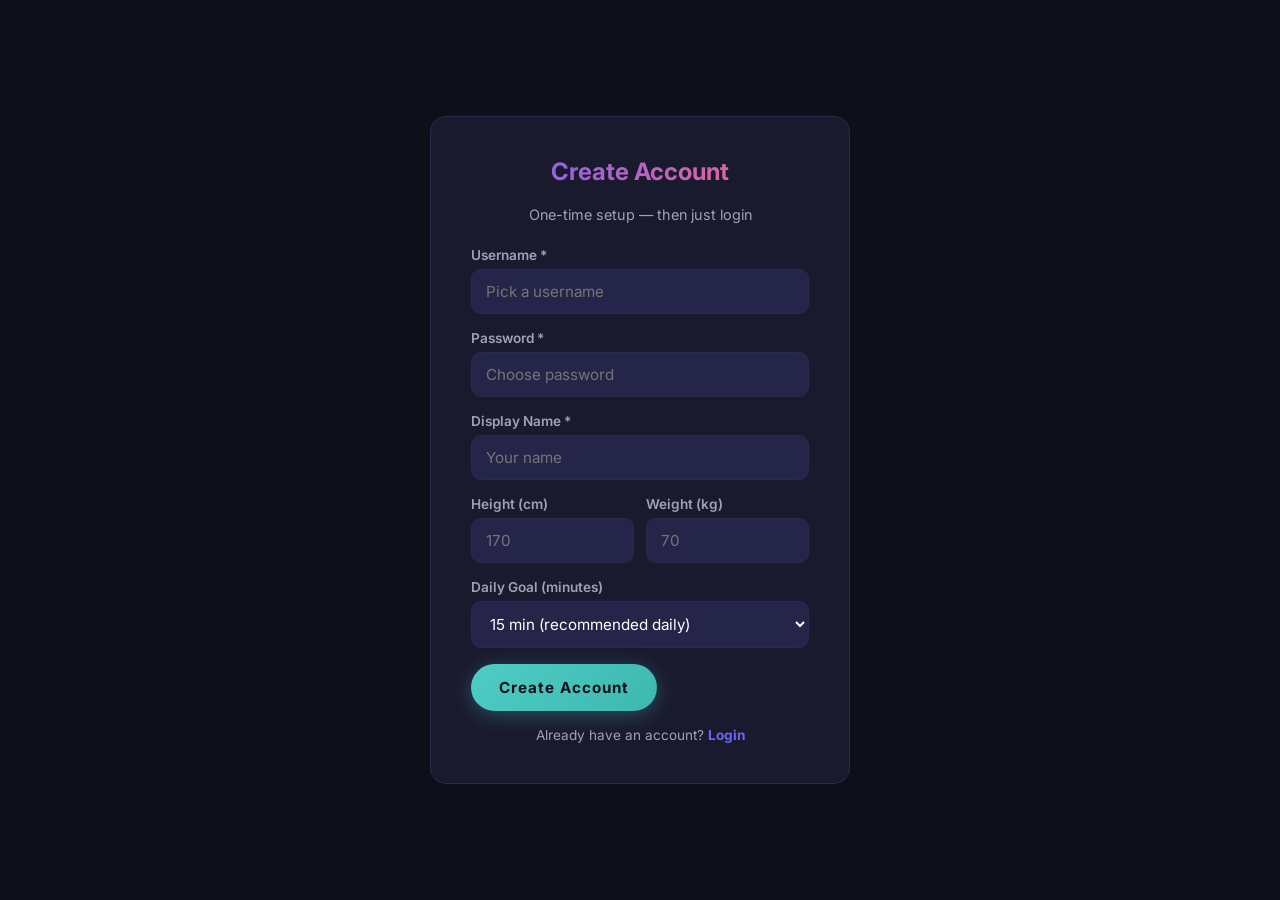
<file: app/index.html>
<!DOCTYPE html>
<html lang="en">
<head>
    <meta charset="UTF-8">
    <meta name="viewport" content="width=device-width, initial-scale=1.0">
    <title>FitTimer — Workout Tracker</title>
    <link rel="manifest" href="manifest.json">
    <meta name="theme-color" content="#6c63ff">
    <meta name="apple-mobile-web-app-capable" content="yes">
    <meta name="apple-mobile-web-app-status-bar-style" content="black-translucent">
    <link rel="icon" href="icons/icon-192.png">
    <link rel="apple-touch-icon" href="icons/icon-192.png">
    <link rel="stylesheet" href="style.css?v=21">
    <link rel="preconnect" href="https://fonts.googleapis.com">
    <link href="https://fonts.googleapis.com/css2?family=Inter:wght@400;600;800&family=JetBrains+Mono:wght@700&display=swap" rel="stylesheet">
</head>
<body>
    <!-- AUTH: LOGIN -->
    <div id="authLogin" class="profile-selector hidden">
        <div class="profile-modal">
            <h2>Welcome Back!</h2>
            <p class="setup-subtitle">Login to continue your journey</p>
            <form id="loginForm" class="profile-form">
                <div class="form-group">
                    <label for="loginUsername">Username</label>
                    <input type="text" id="loginUsername" placeholder="Enter username" required maxlength="20" autocomplete="username">
                </div>
                <div class="form-group">
                    <label for="loginPassword">Password</label>
                    <input type="password" id="loginPassword" placeholder="Enter password" required autocomplete="current-password">
                </div>
                <p class="auth-error hidden" id="loginError">Invalid username or password</p>
                <button type="submit" class="control-btn start-btn">Login</button>
            </form>
            <p class="auth-switch">New here? <a href="#" id="showRegister">Create Account</a></p>
        </div>
    </div>

    <!-- AUTH: REGISTER -->
    <div id="authRegister" class="profile-selector hidden">
        <div class="profile-modal">
            <h2>Create Account</h2>
            <p class="setup-subtitle">One-time setup — then just login</p>
            <form id="registerForm" class="profile-form">
                <div class="form-group">
                    <label for="regUsername">Username *</label>
                    <input type="text" id="regUsername" placeholder="Pick a username" required maxlength="20" autocomplete="username">
                </div>
                <div class="form-group">
                    <label for="regPassword">Password *</label>
                    <input type="password" id="regPassword" placeholder="Choose password" required minlength="4" autocomplete="new-password">
                </div>
                <div class="form-group">
                    <label for="regName">Display Name *</label>
                    <input type="text" id="regName" placeholder="Your name" required maxlength="30">
                </div>
                <div class="form-row">
                    <div class="form-group">
                        <label for="regHeight">Height (cm)</label>
                        <input type="number" id="regHeight" placeholder="170" min="100" max="250">
                    </div>
                    <div class="form-group">
                        <label for="regWeight">Weight (kg)</label>
                        <input type="number" id="regWeight" placeholder="70" min="20" max="300">
                    </div>
                </div>
                <div class="form-group">
                    <label for="regGoal">Daily Goal (minutes)</label>
                    <select id="regGoal">
                        <option value="9">9 min (minimum effective)</option>
                        <option value="15" selected>15 min (recommended daily)</option>
                        <option value="30">30 min (alternate days)</option>
                        <option value="45">45 min (intense)</option>
                    </select>
                </div>
                <p class="auth-error hidden" id="registerError">Username already taken</p>
                <button type="submit" class="control-btn start-btn">Create Account</button>
            </form>
            <p class="auth-switch">Already have an account? <a href="#" id="showLogin">Login</a></p>
        </div>
    </div>

    <!-- MAIN APP -->
    <div id="mainApp" class="app-container hidden">
        <!-- Header -->
        <header class="app-header">
            <div class="header-left">
                <h1>FitTimer</h1>
                <p class="tagline">Just press start. We'll handle the rest.</p>
            </div>
            <div class="header-right">
                <span id="currentUser" class="user-badge"></span>
                <button id="themeToggleBtn" class="icon-btn" title="Toggle theme">🌙</button>
                <button id="switchUserBtn" class="icon-btn" title="Profile">&#128100;</button>
            </div>
        </header>

        <!-- Tab Navigation -->
        <nav class="tab-nav">
            <button class="tab-btn active" data-tab="timer">Timer</button>
            <button class="tab-btn" data-tab="routine">Routine</button>
            <button class="tab-btn" data-tab="workout">Workout</button>
            <button class="tab-btn" data-tab="log">Log</button>
            <button class="tab-btn" data-tab="progress">Progress</button>
            <button class="tab-btn" data-tab="history">History</button>
            <button class="tab-btn" data-tab="mindset">Mindset</button>
            <button class="tab-btn" data-tab="profile">Profile</button>
        </nav>

        <!-- TAB: Timer -->
        <section id="tabTimer" class="tab-content active">
            <!-- Daily Challenge Banner -->
            <div class="daily-challenge" id="dailyChallenge"></div>

            <div class="duration-selector">
                <button class="duration-btn" data-minutes="9">9 min</button>
                <button class="duration-btn active" data-minutes="15">15 min</button>
                <button class="duration-btn" data-minutes="30">30 min</button>
                <button class="duration-btn" data-minutes="45">45 min</button>
                <input type="number" id="customMinutes" class="custom-minutes-input" min="1" max="120" placeholder="Custom">
            </div>

            <div class="timer-ring-container">
                <div class="timer-ring" id="timerRing">
                    <div class="timer-inner">
                        <span class="timer-display" id="timerDisplay">15:00</span>
                        <span class="timer-label" id="timerLabel">READY</span>
                    </div>
                </div>
            </div>

            <!-- Quote Carousel (visible during workout) -->
            <div class="quote-carousel hidden" id="quoteCarousel"></div>

            <div class="controls">
                <button id="startBtn" class="control-btn start-btn">&#9654; START</button>
                <button id="pauseBtn" class="control-btn pause-btn hidden">&#9208; PAUSE</button>
                <button id="stopBtn" class="control-btn stop-btn hidden">&#9632; STOP</button>
                <button id="resetBtn" class="control-btn reset-btn hidden">&#8634; RESET</button>
            </div>

            <!-- XP Bar -->
            <div class="xp-bar-section" id="xpBarSection">
                <div class="xp-info">
                    <span class="xp-level" id="xpLevelBadge">Lvl 1</span>
                    <span class="xp-text" id="xpText">0 / 50 XP</span>
                </div>
                <div class="xp-bar-track">
                    <div class="xp-bar-fill" id="xpBarFill" style="width: 0%"></div>
                </div>
            </div>

            <div class="stats-section">
                <div class="stat-card streak-card">
                    <span class="stat-value" id="streakCount">0</span>
                    <span class="stat-label">Day Streak <span id="streakFlame"></span></span>
                </div>
                <div class="stat-card">
                    <span class="stat-value" id="weekCount">0</span>
                    <span class="stat-label">This Week</span>
                </div>
                <div class="stat-card">
                    <span class="stat-value" id="totalCount">0</span>
                    <span class="stat-label">Total Sessions</span>
                </div>
                <div class="stat-card">
                    <span class="stat-value" id="totalMinutes">0</span>
                    <span class="stat-label">Total Minutes</span>
                </div>
            </div>
        </section>

        <!-- TAB: Routine (Exercise Reference) -->
        <section id="tabRoutine" class="tab-content">
            <div class="routine-day-pills">
                <button class="day-pill active" data-rday="push">💪 Push</button>
                <button class="day-pill" data-rday="pull">🔙 Pull</button>
                <button class="day-pill" data-rday="legs">🦵 Legs</button>
                <button class="day-pill" data-rday="arms">🎯 Arms+Abs</button>
            </div>
            <div style="display:flex;align-items:center;justify-content:space-between;">
                <div class="routine-today-label" id="routineTodayLabel"></div>
                <button class="expand-all-btn" id="expandAllRoutine">Expand All</button>
            </div>
            <div id="routineContent"></div>
        </section>

        <!-- TAB: Workout (Logger + Progressive Overload) -->
        <section id="tabWorkout" class="tab-content">
            <div class="wlog-date-bar">
                <label class="wlog-date-label">📅</label>
                <input type="date" id="wlogDatePicker" class="wlog-date-input">
            </div>
            <div id="wlogDaySummary"></div>
            <div class="qlog-day-pills" id="routineDayPills">
                <button class="qlog-pill" data-qday="push">💪 Push</button>
                <button class="qlog-pill" data-qday="pull">🔙 Pull</button>
                <button class="qlog-pill" data-qday="legs">🦵 Legs</button>
                <button class="qlog-pill" data-qday="arms">🎯 Arms</button>
            </div>
            <div id="quickLogExercises"></div>
            <button class="qlog-save-btn" id="saveQuickLogBtn">💾 Save Workout</button>
            <div class="qlog-history" id="quickLogHistory"></div>
            <!-- Volume Tracker -->
            <div class="volume-section">
                <h3 class="section-title" style="margin-top:20px;">📈 Progressive Overload</h3>
                <div class="volume-day-pills" id="volumeDayPills">
                    <button class="qlog-pill active" data-vday="push">Push</button>
                    <button class="qlog-pill" data-vday="pull">Pull</button>
                    <button class="qlog-pill" data-vday="legs">Legs</button>
                    <button class="qlog-pill" data-vday="arms">Arms</button>
                </div>
                <div id="volumeContent"></div>
            </div>
        </section>

        <!-- TAB: Log (Daily Habit Check-in) -->
        <section id="tabLog" class="tab-content">
            <div class="log-date-header">
                <button id="logPrevDay" class="icon-btn">&larr;</button>
                <h3 id="logDateTitle">Today</h3>
                <button id="logNextDay" class="icon-btn">&rarr;</button>
            </div>

            <!-- Workout Type -->
            <div class="log-section">
                <span class="log-section-label">Workout</span>
                <div class="log-options" id="logWorkout">
                    <button class="log-btn" data-value="walked"><span class="log-icon">🚶</span><span class="log-text">Walked</span></button>
                    <button class="log-btn" data-value="strength"><span class="log-icon">🏋️</span><span class="log-text">Strength</span></button>
                    <button class="log-btn" data-value="cardio"><span class="log-icon">🏃</span><span class="log-text">Cardio</span></button>
                    <button class="log-btn" data-value="stretch"><span class="log-icon">🧘</span><span class="log-text">Stretch</span></button>
                    <button class="log-btn" data-value="rest"><span class="log-icon">😴</span><span class="log-text">Rest</span></button>
                </div>
            </div>

            <!-- Food Quality -->
            <div class="log-section">
                <span class="log-section-label">Food</span>
                <div class="log-options" id="logFood">
                    <button class="log-btn food-good" data-value="good"><span class="log-icon">🟢</span><span class="log-text">Clean</span></button>
                    <button class="log-btn food-ok" data-value="okay"><span class="log-icon">🟡</span><span class="log-text">Okay</span></button>
                    <button class="log-btn food-bad" data-value="bad"><span class="log-icon">🔴</span><span class="log-text">Cravings</span></button>
                </div>
            </div>

            <!-- Sleep -->
            <div class="log-section">
                <span class="log-section-label">Sleep</span>
                <div class="log-options" id="logSleep">
                    <button class="log-btn" data-value="good"><span class="log-icon">😴</span><span class="log-text">7h+</span></button>
                    <button class="log-btn" data-value="okay"><span class="log-icon">😐</span><span class="log-text">5-7h</span></button>
                    <button class="log-btn" data-value="bad"><span class="log-icon">😵</span><span class="log-text">&lt;5h</span></button>
                </div>
            </div>

            <!-- Water -->
            <div class="log-section">
                <span class="log-section-label">Water</span>
                <div class="log-water" id="logWater">
                    <button class="water-glass" data-glass="1">💧</button>
                    <button class="water-glass" data-glass="2">💧</button>
                    <button class="water-glass" data-glass="3">💧</button>
                    <button class="water-glass" data-glass="4">💧</button>
                    <button class="water-glass" data-glass="5">💧</button>
                    <button class="water-glass" data-glass="6">💧</button>
                    <button class="water-glass" data-glass="7">💧</button>
                    <button class="water-glass" data-glass="8">💧</button>
                </div>
                <span class="water-count" id="waterCount">0 / 8 glasses</span>
            </div>

            <!-- Health Check / Blockers -->
            <div class="log-section">
                <span class="log-section-label">Health Check</span>
                <div class="log-options log-multi" id="logHealth">
                    <button class="log-btn" data-value="gut"><span class="log-icon">🫄</span><span class="log-text">Gut</span></button>
                    <button class="log-btn" data-value="fatigue"><span class="log-icon">🪫</span><span class="log-text">Fatigue</span></button>
                    <button class="log-btn" data-value="soreness"><span class="log-icon">🦵</span><span class="log-text">Sore</span></button>
                    <button class="log-btn" data-value="eyestrain"><span class="log-icon">👁️</span><span class="log-text">Eyes</span></button>
                    <button class="log-btn" data-value="sleep"><span class="log-icon">😴</span><span class="log-text">Sleepy</span></button>
                    <button class="log-btn" data-value="headache"><span class="log-icon">🤕</span><span class="log-text">Head</span></button>
                    <button class="log-btn" data-value="stress"><span class="log-icon">😤</span><span class="log-text">Stress</span></button>
                    <button class="log-btn" data-value="allgood"><span class="log-icon">✅</span><span class="log-text">All Good</span></button>
                </div>
            </div>

            <!-- Quick Note -->
            <div class="log-section">
                <span class="log-section-label">Note</span>
                <input type="text" class="log-note-input" id="logNote" placeholder="Any observation today..." maxlength="100">
            </div>

            <!-- Save indicator -->
            <div class="log-saved hidden" id="logSaved">✓ Saved</div>
        </section>

        <!-- TAB: Volume (Full Progressive Overload Log) -->


        <!-- TAB: Progress (Gamification) -->
        <section id="tabProgress" class="tab-content">
            <!-- Weekly Goal Ring -->
            <div class="weekly-ring-section">
                <h3 class="section-title-center">This Week</h3>
                <div class="weekly-ring-container">
                    <svg class="weekly-ring-svg" viewBox="0 0 120 120">
                        <circle cx="60" cy="60" r="52" fill="none" stroke="var(--border)" stroke-width="10"/>
                        <circle cx="60" cy="60" r="52" fill="none" stroke="url(#weekGrad)" stroke-width="10"
                            stroke-dasharray="326.73" stroke-dashoffset="326.73" stroke-linecap="round"
                            id="weeklyRingProgress" transform="rotate(-90 60 60)"/>
                        <defs>
                            <linearGradient id="weekGrad" x1="0%" y1="0%" x2="100%" y2="0%">
                                <stop offset="0%" style="stop-color:#4ecdc4"/>
                                <stop offset="100%" style="stop-color:#6c63ff"/>
                            </linearGradient>
                        </defs>
                    </svg>
                    <div class="weekly-ring-center">
                        <span class="weekly-percent" id="weeklyPercent">0%</span>
                        <span class="weekly-detail" id="weeklyDetail">0 / 0 min</span>
                    </div>
                </div>
                <div class="weekly-days" id="weeklyDays">
                    <span class="week-dot" data-day="0">S</span>
                    <span class="week-dot" data-day="1">M</span>
                    <span class="week-dot" data-day="2">T</span>
                    <span class="week-dot" data-day="3">W</span>
                    <span class="week-dot" data-day="4">T</span>
                    <span class="week-dot" data-day="5">F</span>
                    <span class="week-dot" data-day="6">S</span>
                </div>
            </div>

            <!-- Character + Level -->
            <div class="character-section">
                <div class="character-display" id="characterDisplay"></div>
                <div class="level-info">
                    <span class="level-badge" id="levelBadge">Lvl 1 — Couch Potato 🥔</span>
                    <div class="xp-bar-track large">
                        <div class="xp-bar-fill" id="progressXpFill" style="width: 0%"></div>
                    </div>
                    <span class="xp-detail" id="progressXpDetail">0 XP total</span>
                </div>
            </div>

            <!-- Habit Garden -->
            <div class="habit-garden-section">
                <h3 class="section-title">🌱 Habit Garden</h3>
                <div class="garden-row" id="habitGardenRow"></div>
                <div class="garden-message" id="gardenMessage"></div>
            </div>

            <!-- Achievements Grid -->
            <div class="achievements-section">
                <h3 class="section-title">Achievements</h3>
                <div class="achievements-grid" id="achievementsGrid"></div>
            </div>
        </section>

        <!-- TAB: History -->
        <section id="tabHistory" class="tab-content">
            <!-- Single Calendar (color-coded by routine day) -->
            <div class="cal-nav">
                <button id="calPrev" class="icon-btn">&larr;</button>
                <span id="calMonthLabel"></span>
                <button id="calNext" class="icon-btn">&rarr;</button>
            </div>
            <div class="cal-legend" id="calLegend"></div>
            <div class="cal-grid" id="calGrid"></div>
            <div id="calDetail"></div>
            <!-- Stats -->
            <div class="history-stats">
                <div class="stat-card">
                    <span class="stat-value" id="monthSessions">0</span>
                    <span class="stat-label">This Month</span>
                </div>
                <div class="stat-card">
                    <span class="stat-value" id="monthMinutes">0</span>
                    <span class="stat-label">Minutes</span>
                </div>
                <div class="stat-card">
                    <span class="stat-value" id="yearSessions">0</span>
                    <span class="stat-label">This Year</span>
                </div>
                <div class="stat-card">
                    <span class="stat-value" id="yearMinutes">0</span>
                    <span class="stat-label">Year Minutes</span>
                </div>
            </div>
            <!-- Week Dots + Chain -->
            <div class="week-gamify">
                <div class="week-dots-row" id="weekDotsRow"></div>
                <div class="chain-links-row" id="chainLinksRow"></div>
            </div>
            <!-- Volume Table -->
            <div id="fullVolumeTable" style="margin-top:16px;"></div>
            <!-- Recent Sessions -->
            <h3 class="section-title" style="margin-top:16px;">Recent Sessions</h3>
            <div id="historyList" class="history-list">
                <p class="empty-state">No sessions yet. Start your first workout!</p>
            </div>
        </section>

        <!-- TAB: Mindset (Atomic Habits) -->
        <section id="tabMindset" class="tab-content">
            <h3 class="section-title" style="text-align:center;margin-bottom:4px;">🧠 Atomic Habits</h3>
            <p style="text-align:center;font-size:0.7rem;color:var(--text-muted);margin-bottom:12px;">Tiny changes, remarkable results — James Clear</p>

            <!-- Sub-tab pill bar -->
            <div class="ah-subtabs">
                <button class="ah-subtab active" onclick="switchAhPanel('framework')">🧠 Framework</button>
                <button class="ah-subtab" onclick="switchAhPanel('playbook')">⚡ Playbook</button>
                <button class="ah-subtab" onclick="switchAhPanel('system')">🛠️ System</button>
            </div>

            <!-- PANEL 1: Framework -->
            <div class="ah-panel active" id="ahFramework">

            <!-- The Habit Loop -->
            <div class="ah-card ah-core">
                <div class="ah-card-header">🔄 The Habit Loop</div>
                <div class="ah-card-body">
                    <p>Every habit follows 4 stages. Master each one = master your behavior.</p>
                    <div class="ah-loop">
                        <div class="ah-loop-step ah-loop-cue"><span class="ah-loop-num">1</span><strong>OBVIOUS</strong><div>Make the cue visible</div></div>
                        <div class="ah-loop-arrow">→</div>
                        <div class="ah-loop-step ah-loop-craving"><span class="ah-loop-num">2</span><strong>ATTRACTIVE</strong><div>Make the craving pull</div></div>
                        <div class="ah-loop-arrow">→</div>
                        <div class="ah-loop-step ah-loop-response"><span class="ah-loop-num">3</span><strong>EASY</strong><div>Reduce all friction</div></div>
                        <div class="ah-loop-arrow">→</div>
                        <div class="ah-loop-step ah-loop-reward"><span class="ah-loop-num">4</span><strong>SATISFYING</strong><div>Instant reward after</div></div>
                    </div>

                    <!-- Single flow example -->
                    <div class="ah-loop-example">
                        <div class="ah-loop-ex-title">🏋️ My Gym Habit — Full Loop</div>
                        <div class="ah-loop-flow">
                            <div class="ah-loop-ex-step ah-loop-cue">Gym clothes by bed + shoes ready</div>
                            <div class="ah-loop-ex-arrow">→</div>
                            <div class="ah-loop-ex-step ah-loop-craving">"I GET to build my dream body"</div>
                            <div class="ah-loop-ex-arrow">→</div>
                            <div class="ah-loop-ex-step ah-loop-response">Just dress up. That's it. Go.</div>
                            <div class="ah-loop-ex-arrow">→</div>
                            <div class="ah-loop-ex-step ah-loop-reward">Endorphins + tick mark ✓ + streak</div>
                        </div>
                    </div>

                    <!-- Examples table -->
                    <table class="ah-loop-table">
                        <thead>
                            <tr>
                                <th></th>
                                <th style="color:#42a5f5;">OBVIOUS</th>
                                <th style="color:#ec407a;">ATTRACTIVE</th>
                                <th style="color:#66bb6a;">EASY</th>
                                <th style="color:#ffa726;">SATISFYING</th>
                            </tr>
                        </thead>
                        <tbody>
                            <tr>
                                <td>🏋️</td>
                                <td>Clothes + shoes visible</td>
                                <td>Dream body, gains, girls</td>
                                <td>Dumbbells in room</td>
                                <td>Endorphins + ✓ mark</td>
                            </tr>
                            <tr>
                                <td>📚</td>
                                <td>Book on pillow</td>
                                <td>"I GET to learn"</td>
                                <td>Just open it. 2 min.</td>
                                <td>Knowledge + streak</td>
                            </tr>
                            <tr>
                                <td>🧘</td>
                                <td>App notification at set time</td>
                                <td>Focus + emotional stability</td>
                                <td>Open app, sit 2 min</td>
                                <td>Calm mind + clarity</td>
                            </tr>
                            <tr>
                                <td>🎸</td>
                                <td>Guitar on stand (visible)</td>
                                <td>Want to play that song</td>
                                <td>Pick up, 5 min only</td>
                                <td>Progress + fun</td>
                            </tr>
                            <tr>
                                <td>🥗</td>
                                <td>Prepped meal in fridge</td>
                                <td>Energy + healthy skin</td>
                                <td>Just eat what's ready</td>
                                <td>Feel light & strong</td>
                            </tr>
                            <tr>
                                <td>💪</td>
                                <td>Dumbbells in room</td>
                                <td>Quick pump, look good</td>
                                <td>Pick up, do 1 set</td>
                                <td>Muscles activated</td>
                            </tr>
                        </tbody>
                    </table>

                    <div class="ah-quote">"You do not rise to the level of your goals. You fall to the level of your systems."</div>
                </div>
            </div>

            <!-- The Core Idea -->
            <div class="ah-card ah-core">
                <div class="ah-card-header">💡 The 1% Rule</div>
                <div class="ah-card-body">
                    <p>If you get <strong>1% better each day</strong>, you'll be <strong>37x better</strong> in one year.</p>
                    <p>If you get 1% worse each day, you'll decline to nearly zero.</p>
                    <div class="ah-quote">"Habits are the compound interest of self-improvement."</div>
                </div>
            </div>

            <!-- The 4 Laws -->
            <div class="ah-section-title">The 4 Laws of Behavior Change</div>

            <div class="ah-card ah-law1">
                <div class="ah-card-header">1️⃣ Make It Obvious</div>
                <div class="ah-card-body">
                    <ul class="ah-list">
                        <li><strong>Implementation intention:</strong> "I will [exercise] at [6 AM] in [my room]"</li>
                        <li><strong>Habit stacking:</strong> "After I [brush my teeth], I will [do 5 push-ups]"</li>
                        <li><strong>Environment design:</strong> Put your workout clothes next to your bed</li>
                        <li><strong>Pointing & calling:</strong> Say out loud: "It's 6 AM, time to train"</li>
                    </ul>
                    <div class="ah-tip">🎯 Your environment is more powerful than your motivation. Design it.</div>
                </div>
            </div>

            <div class="ah-card ah-law2">
                <div class="ah-card-header">2️⃣ Make It Attractive</div>
                <div class="ah-card-body">
                    <ul class="ah-list">
                        <li><strong>Temptation bundling:</strong> "After I complete my workout, I'll watch my show"</li>
                        <li><strong>Join a tribe:</strong> Surround yourself with people who exercise daily</li>
                        <li><strong>Reframe mindset:</strong> Not "I have to work out" → "I GET to build my body"</li>
                        <li><strong>Motivation ritual:</strong> Play your hype song before every workout</li>
                    </ul>
                    <div class="ah-tip">🧲 The more attractive a habit, the more likely it becomes automatic.</div>
                </div>
            </div>

            <div class="ah-card ah-law3">
                <div class="ah-card-header">3️⃣ Make It Easy</div>
                <div class="ah-card-body">
                    <ul class="ah-list">
                        <li><strong>2-Minute Rule:</strong> "Start with just 2 minutes" — scale down until it's effortless</li>
                        <li><strong>Reduce friction:</strong> Sleep in workout clothes. Keep weights visible.</li>
                        <li><strong>Prime your environment:</strong> Set up your mat, bands, and water the night before</li>
                        <li><strong>Automate:</strong> Same time, same place, same routine. No decisions needed.</li>
                    </ul>
                    <div class="ah-tip">⚡ The most effective form of learning is practice, not planning.</div>
                </div>
            </div>

            <div class="ah-card ah-law4">
                <div class="ah-card-header">4️⃣ Make It Satisfying</div>
                <div class="ah-card-body">
                    <ul class="ah-list">
                        <li><strong>Habit tracking:</strong> Mark the X. Never break the chain. (This app does this!)</li>
                        <li><strong>Immediate reward:</strong> After working out → enjoy a protein shake/smoothie</li>
                        <li><strong>Never miss twice:</strong> Bad day? Do just 1 set. Show up. That's the real habit.</li>
                        <li><strong>Accountability partner:</strong> Share your garden/streak with someone</li>
                    </ul>
                    <div class="ah-tip">✅ What is immediately rewarded is repeated. What is immediately punished is avoided.</div>
                </div>
            </div>

            <!-- Identity Section -->
            <div class="ah-card ah-identity">
                <div class="ah-card-header">🪞 Identity-Based Habits</div>
                <div class="ah-card-body">
                    <p>Don't focus on <em>what</em> you want (outcomes). Focus on <em>who</em> you want to become.</p>
                    <div class="ah-identity-shift">
                        <div class="ah-old">❌ "I want to lose weight"</div>
                        <div class="ah-arrow">→</div>
                        <div class="ah-new">✅ "I am a person who moves every day"</div>
                    </div>
                    <div class="ah-identity-shift">
                        <div class="ah-old">❌ "I want bigger muscles"</div>
                        <div class="ah-arrow">→</div>
                        <div class="ah-new">✅ "I am someone who never misses a workout"</div>
                    </div>
                    <div class="ah-quote">"Every action you take is a vote for the type of person you wish to become."</div>
                    <p class="ah-tip">📱 <strong>In this app:</strong> Every session logged = one more VOTE for "I am someone who works out." Your History tab is proof of who you're becoming.</p>
                </div>
            </div>

            <!-- The Plateau of Latent Potential -->
            <div class="ah-card ah-plateau">
                <div class="ah-card-header">📈 The Valley of Disappointment</div>
                <div class="ah-card-body">
                    <p>Results take time. Expect a <strong>lag period</strong> where you see no visible change.</p>
                    <div class="ah-visual-bar">
                        <div class="ah-bar-section ah-bar-valley">Weeks 1-8: No visible change<br><span>💪 Keep going!</span></div>
                        <div class="ah-bar-section ah-bar-break">The breakthrough</div>
                        <div class="ah-bar-section ah-bar-results">Results compound<br><span>🚀 Explosion!</span></div>
                    </div>
                    <div class="ah-quote">"Ice doesn't melt at 31°. It melts at 32°. One degree makes the difference."</div>
                    <p class="ah-tip">📱 <strong>In this app:</strong> The Volume & Progress tabs show you the compound growth over weeks — even when the mirror hasn't caught up yet.</p>
                </div>
            </div>

            <!-- Inversion: Breaking Bad Habits -->
            <div class="ah-card ah-inversion">
                <div class="ah-card-header">🚫 Breaking Bad Habits (Inversions)</div>
                <div class="ah-card-body">
                    <ul class="ah-list">
                        <li><strong>Make it invisible:</strong> Remove junk food from sight. Delete food delivery apps.</li>
                        <li><strong>Make it unattractive:</strong> Reframe: "Skipping workouts = choosing to be weak"</li>
                        <li><strong>Make it difficult:</strong> Put your phone in another room. Unplug the TV.</li>
                        <li><strong>Make it unsatisfying:</strong> Tell someone your commitment. Social cost of failing.</li>
                    </ul>
                </div>
            </div>

            <!-- Daily Mantras -->
            <div class="ah-card ah-mantras">
                <div class="ah-card-header">🔑 Burn These Into Your Brain</div>
                <div class="ah-card-body">
                    <div class="ah-mantra">"Habits are the compound interest of self-improvement."</div>
                    <div class="ah-mantra">"You don't need motivation. You need a system."</div>
                    <div class="ah-mantra">"The task of building a good habit is like cultivating a delicate flower one day at a time."</div>
                    <div class="ah-mantra">"Be the architect of your habits, not the victim of them."</div>
                    <div class="ah-mantra">"Success is the product of daily habits, not once-in-a-lifetime transformations."</div>
                    <div class="ah-mantra">"Missing once is an accident. Missing twice is the start of a new habit."</div>
                </div>
            </div>

            </div><!-- END PANEL 1: Framework -->

            <!-- PANEL 2: Playbook -->
            <div class="ah-panel" id="ahPlaybook">

            <!-- Self-Knowledge -->
            <div class="ah-section-title">🪞 Know Yourself — Your Pattern</div>

            <div class="ah-card ah-inversion">
                <div class="ah-card-header">🚧 What Actually Blocks You</div>
                <div class="ah-card-body">
                    <p>The dumbbells are in your room. The app is on your phone. The block is <strong>never</strong> resources — it's these mental traps:</p>
                    <ul class="ah-list">
                        <li><strong>Analysis paralysis:</strong> Morning vs evening? Which days? What time exactly? → overthink → do nothing</li>
                        <li><strong>All-or-nothing:</strong> "If it can't be a proper 1-hour session, why bother?" → skip entirely</li>
                        <li><strong>Solving everything at once:</strong> Time + routine + exercises + tracking = overwhelming → paralysis</li>
                        <li><strong>Tiredness excuse:</strong> "I'm tired / legs sore / gut issues" → valid sometimes, but <em>not</em> every day</li>
                        <li><strong>Waiting for motivation:</strong> "I'll start when I feel like it" → that day never comes</li>
                    </ul>
                    <p class="ah-tip">📱 <strong>Right now:</strong> Home gym. Dumbbells in the room. Already dressed. Zero friction. Just PICK THEM UP.</p>
                </div>
            </div>

            <div class="ah-card ah-identity">
                <div class="ah-card-header">💪 Your Strengths (Don't Forget)</div>
                <div class="ah-card-body">
                    <ul class="ah-list">
                        <li><strong>Systems Thinker:</strong> You think like an engineer — identify friction → solve → automate</li>
                        <li><strong>Self-Aware:</strong> You spotted your own patterns before even reading the book</li>
                        <li><strong>Discipline EXISTS:</strong> 365 days pushups tracked. The gym block was situational, NOT character-based.</li>
                        <li><strong>Already applying it:</strong> Self-cleaning blender, clothes organizers, night prep — you were reducing friction instinctively</li>
                    </ul>
                    <div class="ah-tip">💡 You don't lack discipline. You lack a frictionless trigger. The setup is DONE. Just move.</div>
                </div>
            </div>

            <div class="ah-card ah-law2">
                <div class="ah-card-header">🔥 Your WHY — Read This When Lazy</div>
                <div class="ah-card-body">
                    <ul class="ah-list">
                        <li>🎯 Dream body / gains — the version of you that turns heads</li>
                        <li>🧲 Attraction & confidence — feeling magnetic, not invisible</li>
                        <li>🌄 Travel & trek comfortably — not dying on a hike</li>
                        <li>📸 That Instagram post with a good body + "I Ain't Worried"</li>
                        <li>✨ Nice skin, health, energy — glowing from the inside</li>
                        <li>🗣️ Compliments from people — validation that the work shows</li>
                        <li>🪞 Feeling good in your own skin — not avoiding mirrors</li>
                    </ul>
                    <div class="ah-quote">"These aren't shallow. They're about identity, confidence, and becoming the person you see in your head. You want to BECOME him, not just imagine him."</div>
                </div>
            </div>

            <div class="ah-card ah-core">
                <div class="ah-card-header">⚡ Your Current Setup — Zero Excuses</div>
                <div class="ah-card-body">
                    <p>Your environment is already optimized. There's literally nothing between you and a workout:</p>
                    <ul class="ah-list">
                        <li>🏠 Home gym — dumbbells RIGHT THERE in your room</li>
                        <li>👕 Already dressed — no "getting ready" friction</li>
                        <li>🧘 Gym mat ready — just step on it</li>
                        <li>⏱️ 9 minutes is all this app asks</li>
                        <li>📱 Timer + routine already loaded — tap START</li>
                    </ul>
                    <div class="ah-tip">💡 Every excuse is gone. What's left? <strong>Just pick up the dumbbells.</strong></div>
                </div>
            </div>

            <!-- Personal Techniques from Notes -->
            <div class="ah-section-title">Personal Playbook — From Your Notes</div>

            <div class="ah-card ah-law3">
                <div class="ah-card-header">👟 First Step = The Entire Goal</div>
                <div class="ah-card-body">
                    <p>Your brain thinks the WHOLE habit is the goal. <strong>Trick it:</strong></p>
                    <ul class="ah-list">
                        <li>Gym goal = Just PUT ON gym clothes. That's it.</li>
                        <li>Reading goal = Just OPEN the book. That's it.</li>
                        <li>Meditation = Just OPEN the app. That's it.</li>
                        <li>Pushups = Just get into pushup POSITION. That's it.</li>
                        <li>Video shooting = Just ARRANGE the lighting. That's it.</li>
                    </ul>
                    <div class="ah-quote">"Once you open the book, you'll automatically read. Once you dress for gym, you'll automatically go. MOMENTUM creates itself."</div>
                    <p class="ah-tip">✅ Tested: Dressed up at 10:30 → went to gym → ideas flowed → clarity came → schedule sorted itself. Just because I DRESSED UP.</p>
                    <p class="ah-tip">📱 <strong>In this app:</strong> Just press START. That's your first step. 9 minutes is all it takes.</p>
                </div>
            </div>

            <div class="ah-card ah-law3">
                <div class="ah-card-header">⏱️ The Two-Minute Rule</div>
                <div class="ah-card-body">
                    <p>Scale ANY habit down to <strong>2 minutes</strong>. Then do it EVERY DAY:</p>
                    <ul class="ah-list">
                        <li>Want to read daily? Just read 2 minutes.</li>
                        <li>Want to meditate? Just 2 minutes. Every day.</li>
                        <li>Want to go to gym? Just go ONCE a week. (1x/week = 52 times/year >>> 0)</li>
                        <li>Guitar? 5-10 min daily. In 1 year = amazing skills.</li>
                    </ul>
                    <p><strong>After 1 month:</strong> 2 min → 5 min easily. After 2 months: 5 → 10 min. It SCALES.</p>
                    <div class="ah-quote">"LESS TIME + CONSISTENT + SUSTAINABLE > Long sessions that you'll skip. 10-15 min gym is ENOUGH sometimes."</div>
                    <p class="ah-tip">📱 <strong>In this app:</strong> The 9-min timer IS the two-minute rule. Short enough to never skip, long enough to count.</p>
                </div>
            </div>

            <div class="ah-card ah-law2">
                <div class="ah-card-header">🙏 "I GET TO DO THAT"</div>
                <div class="ah-card-body">
                    <p>Not "I <em>have</em> to work out" → <strong>"I GET to build my body"</strong></p>
                    <p>A handicapped person CAN'T exercise. You CAN. You GET to reap fitness, dream body, gains, feeling good. Be <strong>GRATEFUL</strong>.</p>
                    <div class="ah-quote">"Every GOOD HABIT — think about it with this mindset shift. I GET TO DO THAT. Not everyone can."</div>
                    <p class="ah-tip">✅ Applied to study: "Not everyone is clever enough or has the opportunity. I GET to do it." Applied to meditation: "I GET focus and emotional stability from this."</p>
                </div>
            </div>

            <div class="ah-card ah-law2">
                <div class="ah-card-header">☕ Motivational Rituals</div>
                <div class="ah-card-body">
                    <p>A habit that <strong>triggers</strong> another habit through association:</p>
                    <ul class="ah-list">
                        <li>Coffee before reading → coffee alone creates craving to read</li>
                        <li>Relaxing song before meditation → song alone triggers calm</li>
                        <li>Playlist at gym → music creates craving to lift</li>
                    </ul>
                    <div class="ah-quote">"Pair a ritual with a habit. After some days, the ritual alone creates the craving."</div>
                </div>
            </div>

            <div class="ah-card ah-law2">
                <div class="ah-card-header">👁️ Visualize Consequences</div>
                <div class="ah-card-body">
                    <p><strong>Make bad habits ugly</strong> by seeing their end result clearly:</p>
                    <ul class="ah-list">
                        <li>Junk food → sluggish, bloated, low energy</li>
                        <li>TV binge → wasted time, terrible feeling after</li>
                        <li>Skipping gym → weak, low confidence</li>
                    </ul>
                    <p><strong>Make good habits attractive</strong> by visualizing the outcome:</p>
                    <ul class="ah-list">
                        <li>Gym → dream body, attraction, confidence</li>
                        <li>Clean eating → healthy skin, energy, good mood</li>
                    </ul>
                    <div class="ah-tip">💡 Travel, explore hospitals, watch documentaries — the more real-world data, the better you visualize.</div>
                </div>
            </div>

            <div class="ah-card ah-law4">
                <div class="ah-card-header">🏦 Instant Gratification Hacks</div>
                <div class="ah-card-body">
                    <p>Good habits have <strong>delayed rewards</strong>. Trick your brain with something <strong>instant</strong>:</p>
                    <ul class="ah-list">
                        <li>✓ mark after workout → "Don't break the chain" feeling</li>
                        <li>Habit Garden grows a new leaf 🌱 → visual progress</li>
                        <li>Streak flame 🔥 gets bigger → loss aversion kicks in</li>
                        <li>Progress ring fills up 🟣 → completion satisfaction</li>
                        <li>Level up + XP after each session → game reward dopamine</li>
                    </ul>
                    <div class="ah-quote">"Your brain needs SOMETHING immediate. That's why this app gamifies the reward — so the habit loop closes every single time."</div>
                </div>
            </div>

            <div class="ah-card ah-core">
                <div class="ah-card-header">🔁 Frequency > Duration</div>
                <div class="ah-card-body">
                    <p>Habit formation depends on <strong>how many TIMES</strong> you perform it, NOT how many days pass.</p>
                    <ul class="ah-list">
                        <li>3x/day builds habit FASTER than 1x/day</li>
                        <li>10 min daily >>> 1 hour twice a week</li>
                        <li>Guitar 5 min/day = amazing in 1 year</li>
                    </ul>
                    <div class="ah-tip">💡 Don't ask "when will this become automatic?" — just keep PERFORMING it. It'll click.</div>
                    <p class="ah-tip">📱 <strong>In this app:</strong> Week Dots track FREQUENCY, not duration. 5 dots filled > one long session. Total Sessions count goes up every time.</p>
                </div>
            </div>

            <div class="ah-card ah-core">
                <div class="ah-card-header">🚫 Don't Solve Step 2 Before Step 1</div>
                <div class="ah-card-body">
                    <p>You're trying to solve the gym routine, timing, exercises (Step 2) without FIRST going (Step 1).</p>
                    <p><strong>JUST GO.</strong> Solutions appear when you're in the action ground.</p>
                    <div class="ah-quote">"You'll not get any solutions if you just sit at home and not enter the action at all."</div>
                    <p class="ah-tip">✅ Stop planning endlessly. Do ONCE → observe → decide → lock in.</p>
                    <p class="ah-tip">📱 <strong>In this app:</strong> No setup needed. No routine to plan. Just open → START → move. The Routine tab helps AFTER you've started.</p>
                </div>
            </div>

            <div class="ah-card ah-law4">
                <div class="ah-card-header">🔒 Commitment Devices</div>
                <div class="ah-card-body">
                    <p>Set something up NOW that makes future bad behavior <strong>hard</strong>:</p>
                    <ul class="ah-list">
                        <li>WiFi timer → auto-off at 10 PM → sleep on time</li>
                        <li>Sign up for offline classes → forced to attend</li>
                        <li>Phone timer apps → social media auto-closes</li>
                        <li>Tell friends your goal → social cost of failing</li>
                    </ul>
                    <div class="ah-tip">💡 Your present self is making decisions for your future self. Make quitting HARDER than continuing.</div>
                    <p class="ah-tip">📱 <strong>In this app:</strong> Your streak IS a commitment device. Breaking a 30-day streak hurts more than skipping one workout. The app makes quitting costly.</p>
                </div>
            </div>

            </div><!-- END PANEL 2: Playbook -->

            <!-- PANEL 3: System -->
            <div class="ah-panel" id="ahSystem">

            <!-- System Design Toolkit -->
            <div class="ah-section-title">System Design Toolkit</div>

            <div class="ah-card ah-law1">
                <div class="ah-card-header">📋 Implementation Intention</div>
                <div class="ah-card-body">
                    <p>Decide in advance: <strong>"I will [EXERCISE] at [TIME] in [PLACE]"</strong></p>
                    <ul class="ah-list">
                        <li>"I will do <strong>dumbbell curls</strong> at <strong>7:00 AM</strong> in <strong>my room</strong>"</li>
                        <li>"I will do <strong>push-ups</strong> at <strong>6:45 PM</strong> on <strong>the gym mat</strong>"</li>
                        <li>"I will <strong>stretch</strong> at <strong>10:30 PM</strong> in <strong>the bedroom</strong>"</li>
                    </ul>
                    <p>Think through WHEN, WHERE, WHAT, HOW, HOW MUCH — all decided beforehand. <strong>No willpower needed</strong> in the moment.</p>
                    <div class="ah-tip">💡 Vague: "I'll work out tomorrow." → Specific: "I'll do 9-min dumbbells at 7 AM in my room." The specific one happens.</div>
                    <p class="ah-tip">📱 <strong>In this app:</strong> The Routine tab = your implementation intention saved permanently. No deciding in the moment.</p>
                </div>
            </div>

            <div class="ah-card ah-law1">
                <div class="ah-card-header">🔗 Habit Stacking</div>
                <div class="ah-card-body">
                    <p><strong>"After I [CURRENT HABIT], I will [NEW HABIT]"</strong></p>
                    <ul class="ah-list">
                        <li>"After I <strong>wake up and brush</strong>, I will <strong>pick up dumbbells</strong>"</li>
                        <li>"After I <strong>make coffee</strong>, I will <strong>do 10 push-ups</strong> while it brews"</li>
                        <li>"After I <strong>close my laptop for the day</strong>, I will <strong>do a 9-min session</strong>"</li>
                        <li>"After I <strong>put on my playlist</strong>, I will <strong>step on the mat</strong>"</li>
                    </ul>
                    <p>Chain habits together so one triggers the next. Morning routine becomes autopilot.</p>
                    <p class="ah-tip">📱 <strong>In this app:</strong> "After I wake up → open FitTimer → press START" becomes your anchor stack.</p>
                </div>
            </div>

            <div class="ah-card ah-law1">
                <div class="ah-card-header">🏠 Environment Design</div>
                <div class="ah-card-body">
                    <p>Make the CUE <strong>VISIBLE</strong> without thinking:</p>
                    <ul class="ah-list">
                        <li>Gym clothes next to bed, shoes with socks ready</li>
                        <li>Dumbbells visible in the room — zero friction</li>
                        <li>Blender prepped night before, coffee flask ready</li>
                        <li>Yoga mat rolled out = you'll stretch</li>
                    </ul>
                    <div class="ah-quote">"Your environment is more powerful than your motivation. Don't fight willpower — design the space."</div>
                </div>
            </div>

            <!-- How This App Applies It -->
            <div class="ah-section-title">Your System — Built Into This App</div>

            <div class="ah-app-grid">
                <!-- Week Dots -->
                <div class="ah-app-item ah-app-obvious">
                    <div class="ah-app-feature">🟢 Week Dots</div>
                    <div class="ah-app-principle">"Make it obvious" — visual tracking creates awareness</div>
                    <div class="ah-app-visual">
                        <span class="ah-mini-dot done"></span>
                        <span class="ah-mini-dot done"></span>
                        <span class="ah-mini-dot done"></span>
                        <span class="ah-mini-dot target"></span>
                        <span class="ah-mini-dot today"></span>
                        <span class="ah-mini-dot"></span>
                        <span class="ah-mini-dot"></span>
                    </div>
                    <div class="ah-app-hit">🎯 Next target: Thursday — <strong>2 more</strong> to unlock the week!</div>
                    <div class="ah-app-desc">Each dot fills green when you workout. The dashed one pulses to show your next target.</div>
                    <div class="ah-app-loc">📍 Volume tab → above calendar</div>
                </div>

                <!-- Chain Links -->
                <div class="ah-app-item ah-app-chain">
                    <div class="ah-app-feature">🔗 Chain Links</div>
                    <div class="ah-app-principle">"Never miss twice" — Seinfeld's chain method</div>
                    <div class="ah-app-visual">
                        <span class="ah-mini-link done">W1</span>
                        <span class="ah-mini-conn done"></span>
                        <span class="ah-mini-link done">W2</span>
                        <span class="ah-mini-conn done"></span>
                        <span class="ah-mini-link done">W3</span>
                        <span class="ah-mini-conn done"></span>
                        <span class="ah-mini-link done">W4</span>
                        <span class="ah-mini-conn"></span>
                        <span class="ah-mini-link current">W5</span>
                    </div>
                    <div class="ah-app-hit">🔗 4-week chain! Don't break it — complete 3 workouts this week</div>
                    <div class="ah-app-desc">Each week you hit 3+ workouts = chain link forged. Breaking it resets. Powerful pull.</div>
                    <div class="ah-app-loc">📍 Volume tab → below Week Dots</div>
                </div>

                <!-- Habit Garden -->
                <div class="ah-app-item ah-app-garden">
                    <div class="ah-app-feature">🌱 Habit Garden</div>
                    <div class="ah-app-principle">"Small habits compound" — watch growth over time</div>
                    <div class="ah-app-visual ah-garden-vis">
                        <span>🌳</span><span>🌳</span><span>🌲</span><span>🌿</span><span>🌱</span><span>🫘</span>
                    </div>
                    <div class="ah-app-hit">🌱 Your garden grows with consistency — miss a week and plants wilt! 🥀</div>
                    <div class="ah-app-desc">Each week with 3+ workouts = plant grows (seed → sprout → tree). A visual story of your journey.</div>
                    <div class="ah-app-loc">📍 Progress tab → below Activity Ring</div>
                </div>

                <!-- Progress / Activity Ring -->
                <div class="ah-app-item ah-app-satisfying">
                    <div class="ah-app-feature">⭕ Activity Ring</div>
                    <div class="ah-app-principle">"Make it satisfying" — visual progress = immediate reward</div>
                    <div class="ah-app-visual">
                        <svg class="ah-mini-ring" viewBox="0 0 44 44">
                            <circle cx="22" cy="22" r="18" fill="none" stroke="#222" stroke-width="5"/>
                            <circle cx="22" cy="22" r="18" fill="none" stroke="#4caf50" stroke-width="5" stroke-linecap="round" stroke-dasharray="113" stroke-dashoffset="75" transform="rotate(-90 22 22)"/>
                        </svg>
                        <span class="ah-ring-label">1/3</span>
                    </div>
                    <div class="ah-app-hit">⭕ Close your ring → <strong>1 down, 2 to go</strong> 🏆</div>
                    <div class="ah-app-desc">Watch your ring fill as you train. Closing it feels satisfying. Immediate feedback that your effort counts.</div>
                    <div class="ah-app-loc">📍 Progress tab → Activity Ring</div>
                </div>

                <!-- Streak & Levels -->
                <div class="ah-app-item ah-app-identity">
                    <div class="ah-app-feature">🔥 Streak & Levels</div>
                    <div class="ah-app-principle">"Identity-based habits" — become a person who works out</div>
                    <div class="ah-app-visual ah-flame-vis">
                        <span class="ah-flame-emoji">🔥</span>
                        <span class="ah-flame-text"><strong>4-week streak</strong><br><small>Level 3 — Dedicated</small></span>
                    </div>
                    <div class="ah-app-hit">🔥 You're not building a habit. You're becoming an <strong>athlete</strong>.</div>
                    <div class="ah-app-desc">Every logged session = a vote for who you're becoming. Level up: Beginner → Dedicated → Warrior → Beast → Legend.</div>
                    <div class="ah-app-loc">📍 Timer tab → XP bar & level badge</div>
                </div>

                <!-- Quick Log -->
                <div class="ah-app-item ah-app-easy">
                    <div class="ah-app-feature">⚡ Quick Log & Defaults</div>
                    <div class="ah-app-principle">"Reduce friction" — minimal effort, no excuses</div>
                    <div class="ah-app-visual ah-quick-vis">
                        <span class="ah-quick-chip">⚡ Apply Defaults</span>
                        <span class="ah-quick-chip">📋 Copy Last</span>
                    </div>
                    <div class="ah-app-hit">⚡ One tap. Auto-filled. Zero excuses. Just show up.</div>
                    <div class="ah-app-desc">One-tap defaults, auto-save, copy last session. Remove every barrier between you and the workout.</div>
                    <div class="ah-app-loc">📍 Workout tab → Quick Defaults bar</div>
                </div>

                <!-- Progress Bar -->
                <div class="ah-app-item ah-app-bundle">
                    <div class="ah-app-feature">🏃 Progress Bar + Milestones</div>
                    <div class="ah-app-principle">"Make it attractive" — pair the habit with reward</div>
                    <div class="ah-app-visual">
                        <div class="ah-mini-bar">
                            <div class="ah-mini-bar-fill"></div>
                            <span class="ah-mini-bar-runner">🏃</span>
                        </div>
                        <div class="ah-mini-milestones">
                            <span>Started!</span><span>Halfway</span><span>🏆</span>
                        </div>
                    </div>
                    <div class="ah-app-hit">🎁 Hit 3 → Unlock: "Treat yourself to something nice this weekend"</div>
                    <div class="ah-app-desc">A runner chases the finish. Each milestone unlocks. The bar fills with energy as you progress.</div>
                    <div class="ah-app-loc">📍 Progress tab → weekly milestone bar</div>
                </div>

                <!-- Segment Bar -->
                <div class="ah-app-item ah-app-ring">
                    <div class="ah-app-feature">📊 Compact Segment Bar</div>
                    <div class="ah-app-principle">"Close your rings" — clear daily/weekly target</div>
                    <div class="ah-app-visual ah-seg-vis">
                        <span class="ah-seg filled"></span>
                        <span class="ah-seg next"></span>
                        <span class="ah-seg"></span>
                        <span class="ah-seg-msg">1 down, 2 to go</span>
                        <span>🏆</span>
                    </div>
                    <div class="ah-app-hit">✅ Each segment = one workout. Fill them all = week conquered.</div>
                    <div class="ah-app-desc">Ultra-compact. Always visible in your calendar. Segments fill, trophy appears when done.</div>
                    <div class="ah-app-loc">📍 Volume tab → calendar header</div>
                </div>
            </div>

            </div><!-- END PANEL 3: System -->

        </section>

        <!-- TAB: Profile -->
        <section id="tabProfile" class="tab-content">
            <div class="profile-view">
                <div class="profile-avatar" id="profileAvatar">?</div>
                <h2 id="profileDisplayName">—</h2>
                <div class="profile-details">
                    <div class="detail-row"><span class="detail-label">Height</span><span class="detail-value" id="profileHeight">—</span></div>
                    <div class="detail-row"><span class="detail-label">Weight</span><span class="detail-value" id="profileWeight">—</span></div>
                    <div class="detail-row"><span class="detail-label">Daily Goal</span><span class="detail-value" id="profileGoal">—</span></div>
                    <div class="detail-row"><span class="detail-label">Member Since</span><span class="detail-value" id="profileSince">—</span></div>
                    <div class="detail-row"><span class="detail-label">Longest Streak</span><span class="detail-value" id="profileBestStreak">—</span></div>
                </div>
                <button id="editProfileBtn" class="control-btn pause-btn">Edit Profile</button>
                <div id="editProfileForm" class="edit-profile-form hidden">
                    <div class="edit-field"><label>Name</label><input type="text" id="editName" placeholder="Your name"></div>
                    <div class="edit-field"><label>Height (cm)</label><input type="number" id="editHeight" placeholder="168"></div>
                    <div class="edit-field"><label>Weight (kg)</label><input type="number" id="editWeight" placeholder="65"></div>
                    <div class="edit-field"><label>Daily Goal (min)</label><input type="number" id="editGoal" min="1" max="120" placeholder="15"></div>
                    <div class="edit-actions">
                        <button id="saveProfileBtn" class="control-btn start-btn">Save</button>
                        <button id="cancelEditBtn" class="control-btn reset-btn">Cancel</button>
                    </div>
                </div>
                <button id="exportDataBtn" class="control-btn reset-btn" style="margin-top:8px;">Export Data (JSON)</button>
                <button id="importDataBtn" class="control-btn reset-btn" style="margin-top:8px;">Import Data (JSON)</button>
                <input type="file" id="importFileInput" accept=".json" style="display:none;">

                <!-- Settings Toggles -->
                <div class="settings-toggles">
                    <div class="toggle-row">
                        <span class="toggle-label">🔊 Sounds</span>
                        <label class="toggle-switch"><input type="checkbox" id="soundToggle" checked><span class="toggle-slider"></span></label>
                    </div>
                    <div class="toggle-row">
                        <span class="toggle-label">🔔 Notifications</span>
                        <label class="toggle-switch"><input type="checkbox" id="notifToggle" checked><span class="toggle-slider"></span></label>
                    </div>
                </div>

                <button id="logoutBtn" class="control-btn" style="margin-top:16px;background:#c62828;color:#fff;border:none;">Logout</button>
            </div>

            <!-- Body Measurements -->
            <div class="measurements-section">
                <div class="log-section-header">
                    <h3 class="section-title">Body Measurements</h3>
                    <button class="expand-btn" id="toggleMeasurements">+</button>
                </div>
                <div class="measurements-form hidden" id="measurementsForm">
                    <p class="form-hint">Log periodically to track progress</p>
                    <div class="measure-grid">
                        <div class="measure-field"><label>Weight (kg)</label><input type="number" id="mWeight" step="0.1" placeholder="66.2"></div>
                        <div class="measure-field"><label>Shoulders (in)</label><input type="number" id="mShoulders" step="0.1" placeholder="40.9"></div>
                        <div class="measure-field"><label>Chest (in)</label><input type="number" id="mChest" step="0.1" placeholder="35.5"></div>
                        <div class="measure-field"><label>Waist (in)</label><input type="number" id="mWaist" step="0.1" placeholder="34.7"></div>
                        <div class="measure-field"><label>Hips (in)</label><input type="number" id="mHips" step="0.1" placeholder="37.6"></div>
                        <div class="measure-field"><label>Bicep L (in)</label><input type="number" id="mBicepL" step="0.1" placeholder="12.3"></div>
                        <div class="measure-field"><label>Bicep R (in)</label><input type="number" id="mBicepR" step="0.1" placeholder="12.1"></div>
                        <div class="measure-field"><label>Thigh L (in)</label><input type="number" id="mThighL" step="0.1" placeholder="10.1"></div>
                        <div class="measure-field"><label>Thigh R (in)</label><input type="number" id="mThighR" step="0.1" placeholder="10.0"></div>
                        <div class="measure-field"><label>Calf L (in)</label><input type="number" id="mCalfL" step="0.1" placeholder="14.3"></div>
                        <div class="measure-field"><label>Calf R (in)</label><input type="number" id="mCalfR" step="0.1" placeholder="14.1"></div>
                    </div>
                    <button id="saveMeasurementsBtn" class="control-btn start-btn" style="margin-top:12px;">Save Measurements</button>
                </div>
                <div class="measure-history" id="measureHistory"></div>
            </div>

            <!-- Body Composition (DrTrust) -->
            <div class="measurements-section">
                <div class="log-section-header">
                    <h3 class="section-title">Body Composition</h3>
                    <button class="expand-btn" id="toggleComposition">+</button>
                </div>
                <div class="measurements-form hidden" id="compositionForm">
                    <p class="form-hint">Input from DrTrust 360 or similar scale</p>
                    <div class="measure-grid">
                        <div class="measure-field"><label>Body Fat %</label><input type="number" id="cBodyFat" step="0.01" placeholder="17.11"></div>
                        <div class="measure-field"><label>Muscle Rate %</label><input type="number" id="cMuscleRate" step="0.01" placeholder="78.75"></div>
                        <div class="measure-field"><label>Visceral Fat %</label><input type="number" id="cVisceralFat" step="0.01" placeholder="7.14"></div>
                        <div class="measure-field"><label>BMI</label><input type="number" id="cBMI" step="0.01" placeholder="24.20"></div>
                        <div class="measure-field"><label>BMR (kcal)</label><input type="number" id="cBMR" step="1" placeholder="1550"></div>
                        <div class="measure-field"><label>Body Water %</label><input type="number" id="cBodyWater" step="0.01" placeholder="59.85"></div>
                        <div class="measure-field"><label>Bone Mass (kg)</label><input type="number" id="cBoneMass" step="0.01" placeholder="2.73"></div>
                        <div class="measure-field"><label>Metabolic Age</label><input type="number" id="cMetabolicAge" step="1" placeholder="28"></div>
                    </div>
                    <button id="saveCompositionBtn" class="control-btn start-btn" style="margin-top:12px;">Save Composition</button>
                    <div class="composition-history" id="compositionHistory"></div>
                </div>
            </div>
        </section>

        <footer class="app-footer">
            <p>9 min/day = maximum health impact. You've got this.</p>
        </footer>
    </div>

    <!-- STOP CONFIRM DIALOG -->
    <div id="stopDialog" class="dialog-overlay hidden">
        <div class="dialog-box">
            <h3>Stop Workout?</h3>
            <p>You've done <strong id="stopDoneTime">0</strong> of <strong id="stopTotalTime">15</strong> minutes.</p>
            <div class="dialog-actions">
                <button id="stopRecordBtn" class="control-btn start-btn">Record <span id="stopPartialMin">0</span> min</button>
                <button id="stopDiscardBtn" class="control-btn reset-btn">Discard</button>
                <button id="stopCancelBtn" class="control-btn pause-btn">Continue</button>
            </div>
        </div>
    </div>

    <!-- CELEBRATION OVERLAY -->
    <div id="celebration" class="celebration hidden">
        <div class="celebration-content">
            <div class="celebration-emoji">&#127881;</div>
            <h2>WORKOUT DONE!</h2>
            <p class="celebration-message" id="celebrationMsg">Amazing work!</p>
            <p class="celebration-stats" id="celebrationStats"></p>
            <p class="celebration-xp" id="celebrationXp"></p>
            <button id="celebrationClose" class="control-btn start-btn">NICE!</button>
        </div>
    </div>

    <!-- ACHIEVEMENT UNLOCK POPUP -->
    <div id="achievementPopup" class="achievement-popup hidden">
        <div class="achievement-popup-inner">
            <div class="achievement-popup-emoji" id="achievementPopupEmoji">🏆</div>
            <div class="achievement-popup-text">
                <span class="achievement-popup-label">Achievement Unlocked!</span>
                <span class="achievement-popup-name" id="achievementPopupName">—</span>
            </div>
        </div>
    </div>

    <!-- LEVEL UP POPUP -->
    <div id="levelUpPopup" class="level-up-popup hidden">
        <div class="level-up-inner">
            <div class="level-up-emoji" id="levelUpEmoji">⬆️</div>
            <h3>LEVEL UP!</h3>
            <p id="levelUpText">You are now Level 2 — Beginner 🌱</p>
        </div>
    </div>

    <script src="db.js"></script>
    <script src="gamification.js?v=21"></script>
    <script src="script.js?v=21"></script>
    <script>
        if ('serviceWorker' in navigator) {
            navigator.serviceWorker.register('./service-worker.js');
        }
    </script>
</body>
</html>
</file>
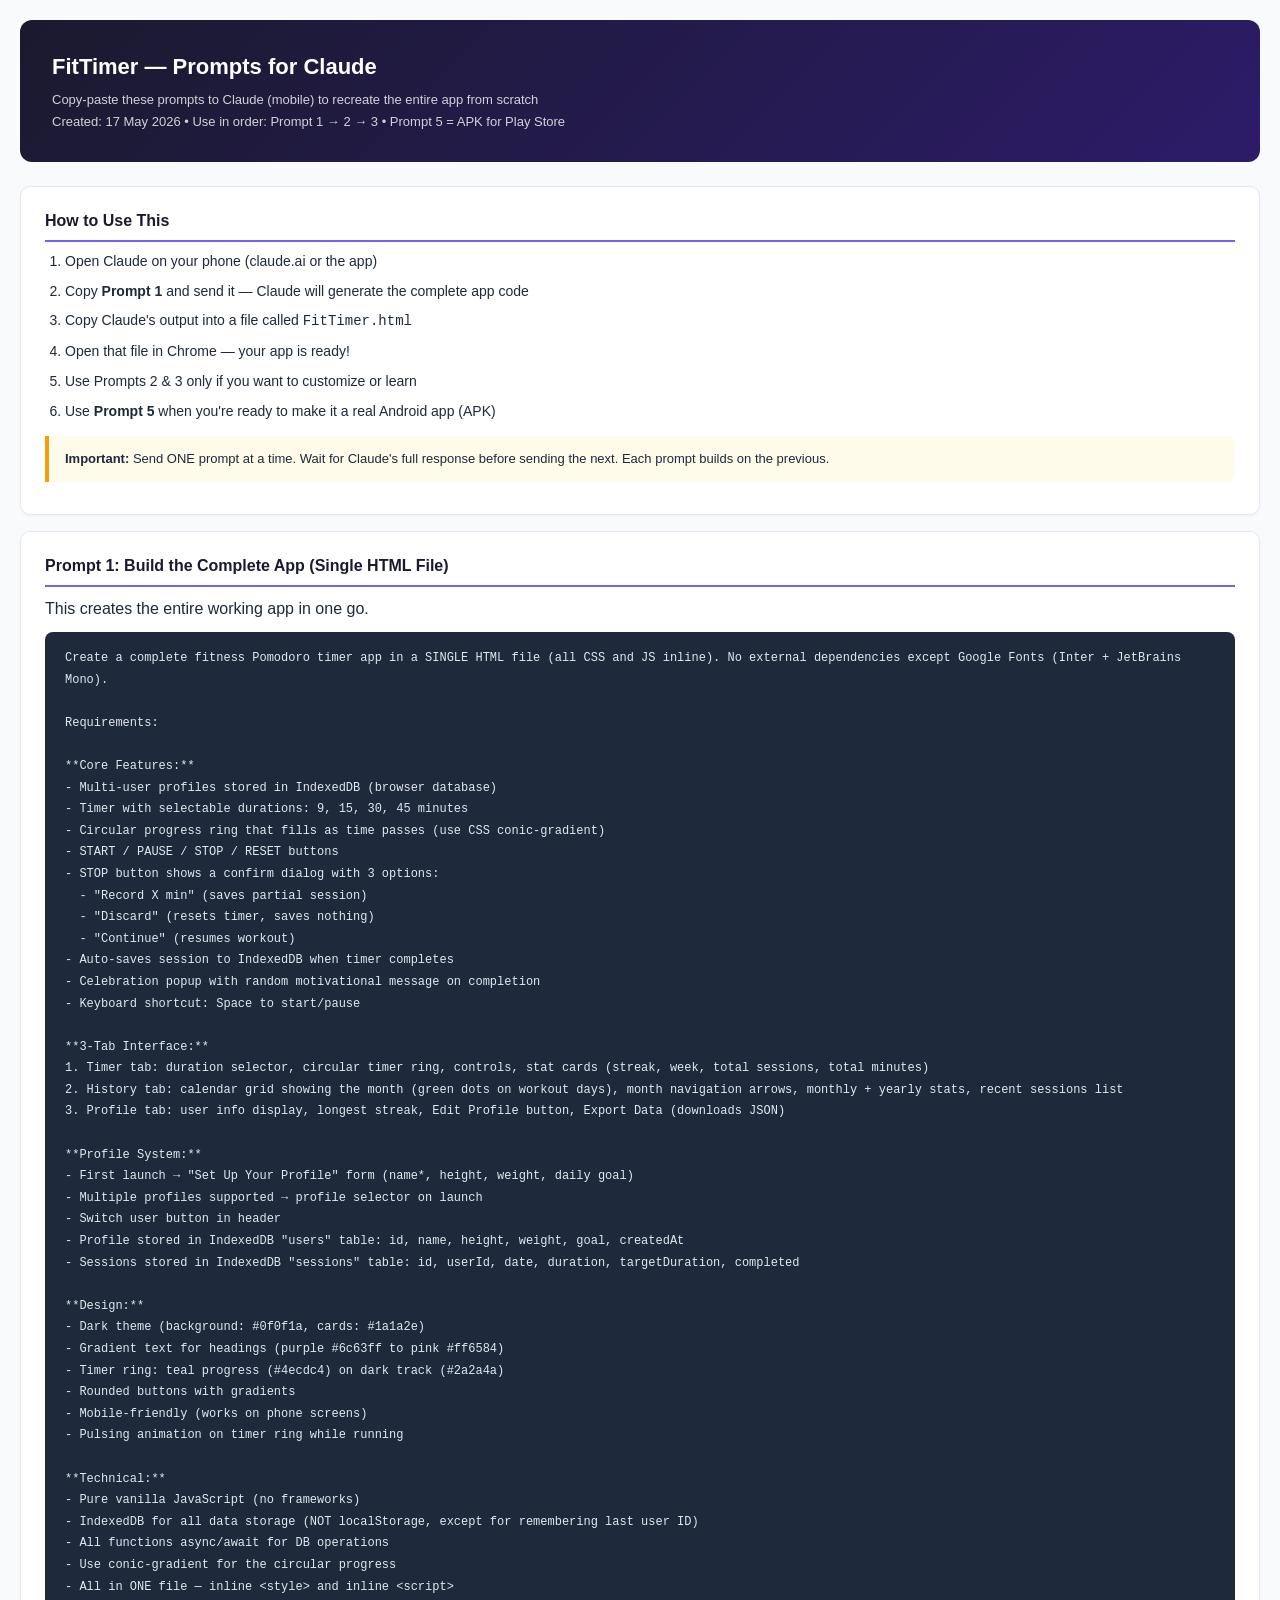
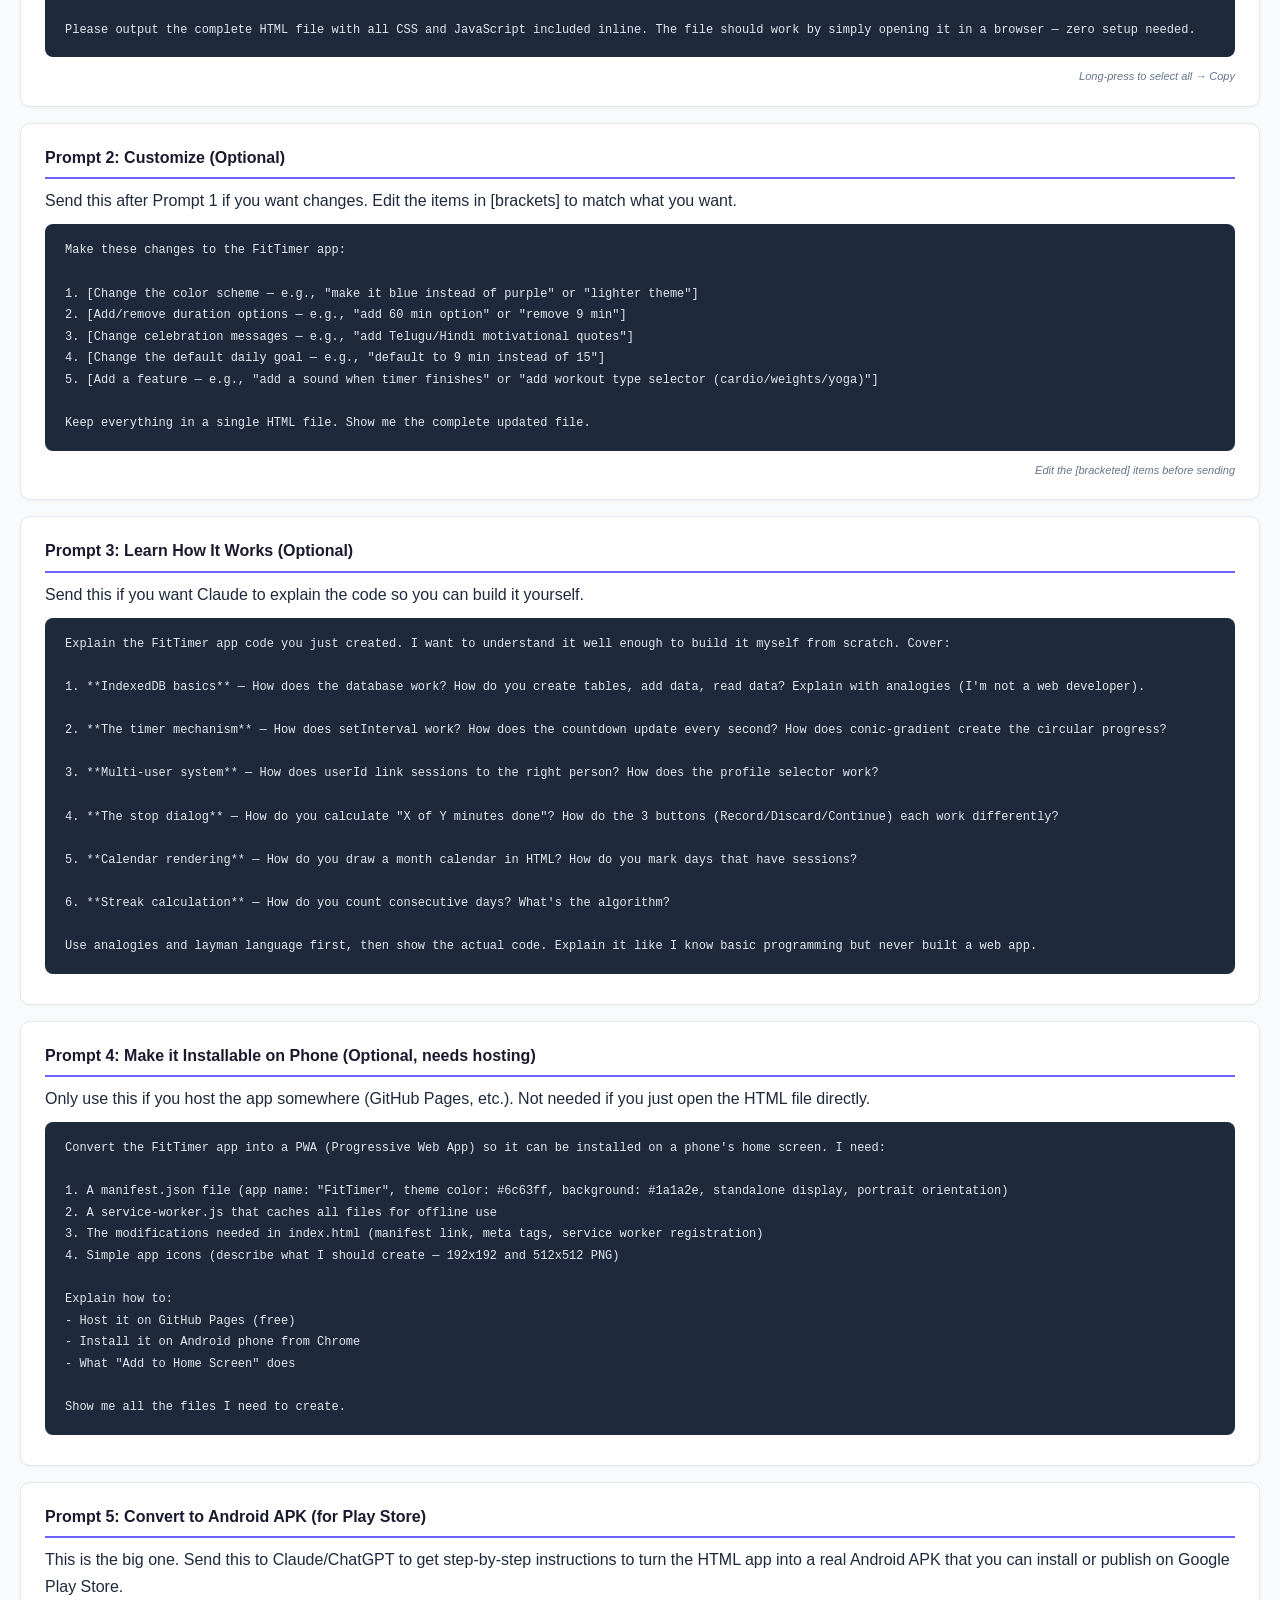
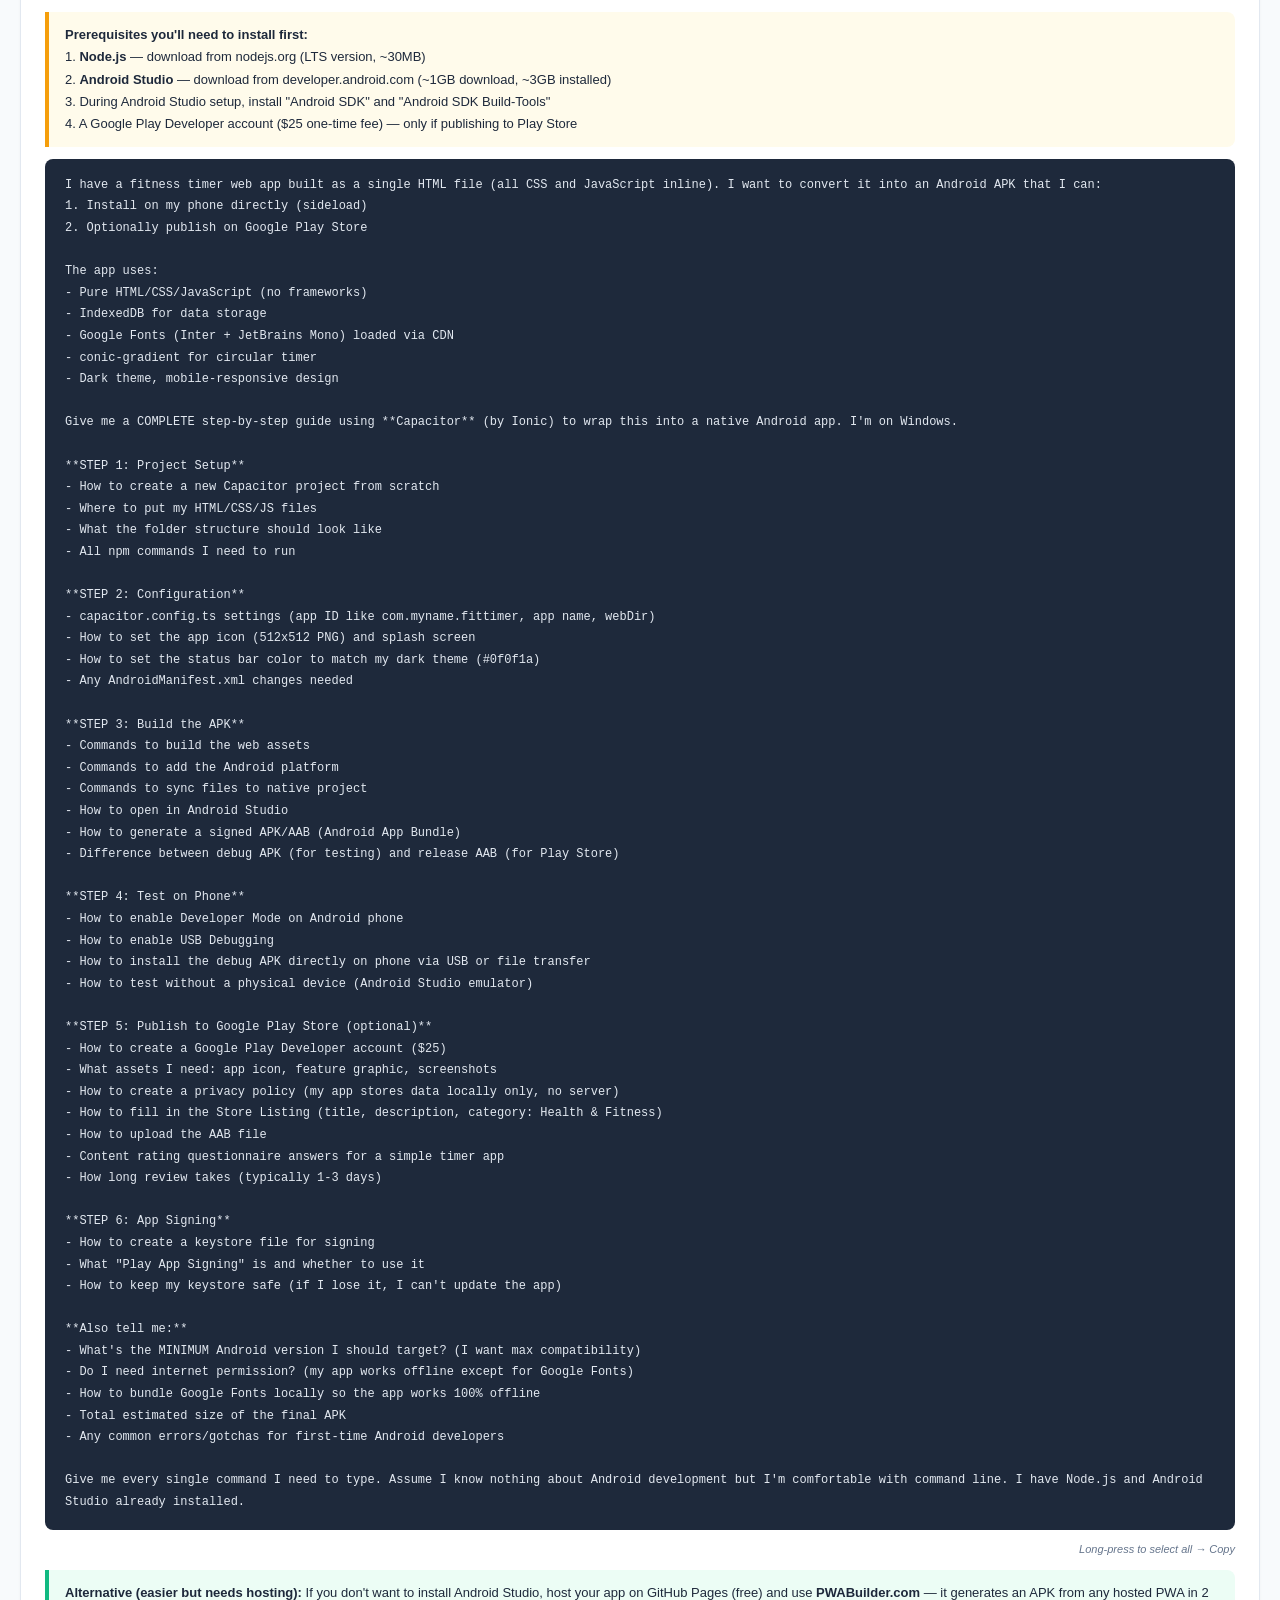
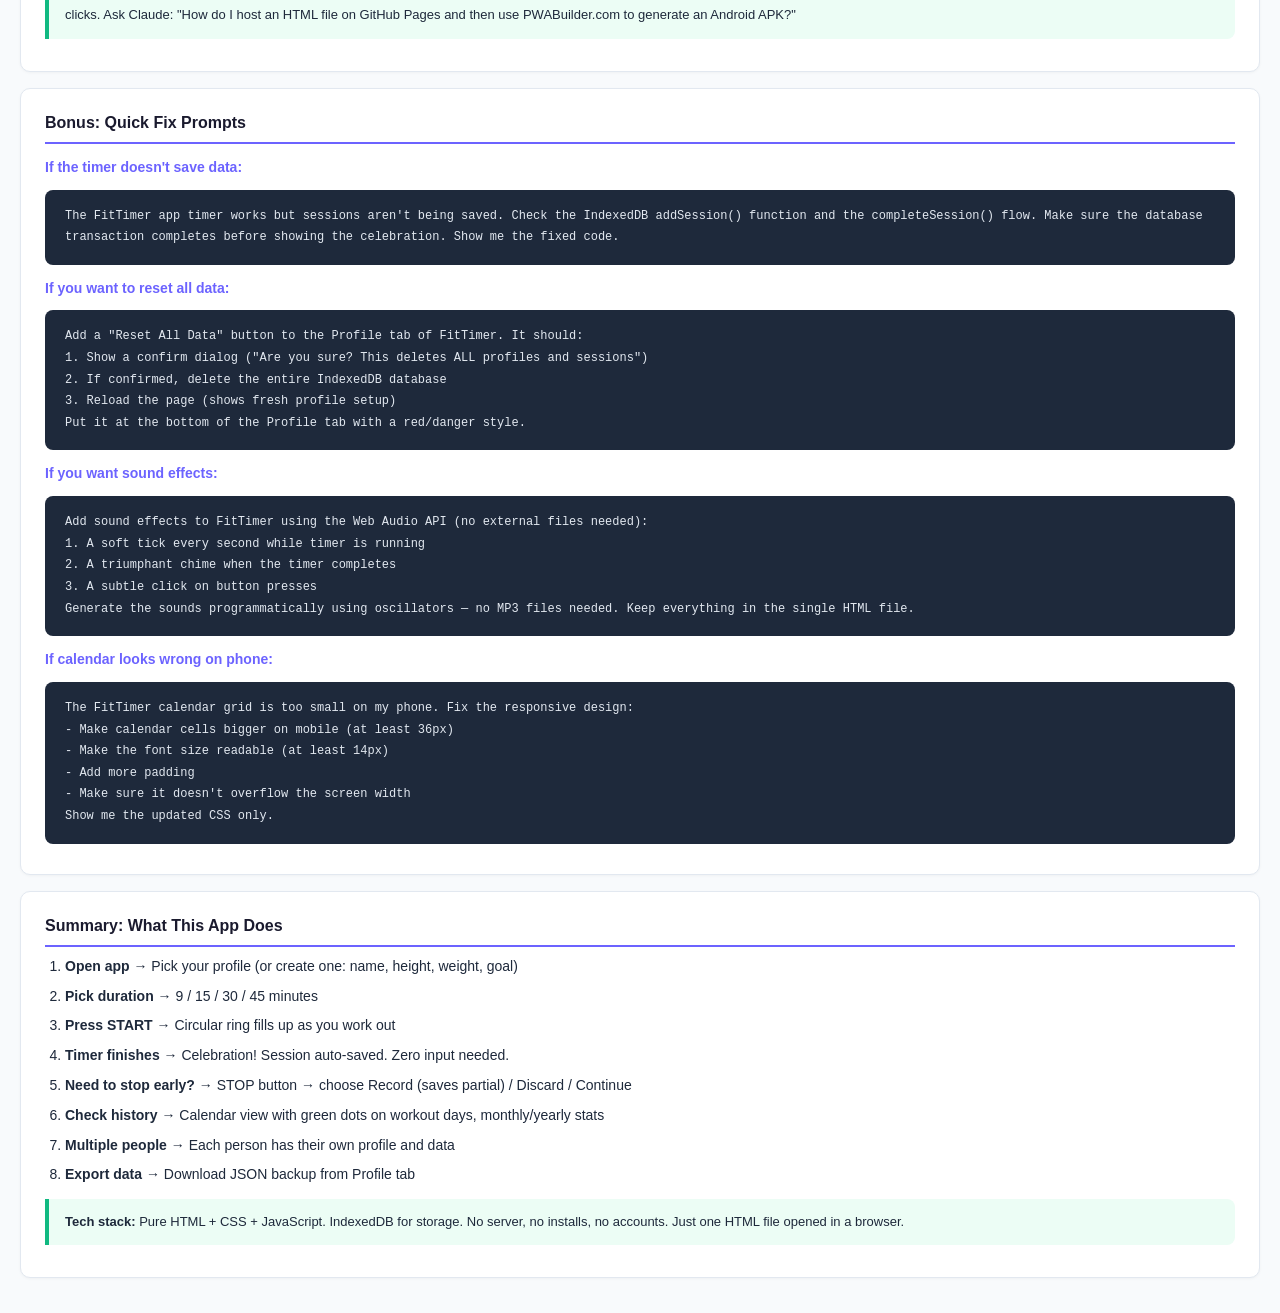
<file: FitTimer_Claude_Prompts.html>
<!DOCTYPE html>
<html lang="en">
<head>
    <meta charset="UTF-8">
    <meta name="viewport" content="width=device-width, initial-scale=1.0">
    <title>FitTimer — Claude Prompts</title>
    <style>
        :root{--navy:#1a1a2e;--accent:#6c63ff;--bg:#f8fafc;--card:#fff;--border:#e2e8f0;--text:#1e293b;--muted:#64748b;}
        *{margin:0;padding:0;box-sizing:border-box;}
        body{font-family:'Segoe UI',Inter,sans-serif;background:var(--bg);color:var(--text);line-height:1.7;padding:20px;}
        .hdr{background:linear-gradient(135deg,var(--navy),#2d1b69);color:#fff;padding:28px 32px;border-radius:12px;margin-bottom:24px;}
        .hdr h1{font-size:22px;margin-bottom:4px;} .hdr .sub{font-size:13px;opacity:.8;}
        .card{background:var(--card);border:1px solid var(--border);border-radius:10px;padding:20px 24px;margin-bottom:16px;box-shadow:0 1px 3px rgba(0,0,0,.04);}
        .card h2{font-size:16px;color:var(--navy);margin-bottom:8px;padding-bottom:6px;border-bottom:2px solid var(--accent);}
        .card h3{font-size:14px;color:var(--accent);margin:12px 0 6px;}
        .prompt{background:#1e293b;color:#e2e8f0;border-radius:8px;padding:16px 20px;font-family:Consolas,'Courier New',monospace;font-size:12px;line-height:1.8;margin:10px 0;white-space:pre-wrap;word-wrap:break-word;overflow-x:auto;}
        .note{background:#fffbeb;border-left:4px solid #f59e0b;padding:12px 16px;border-radius:0 8px 8px 0;font-size:13px;margin:12px 0;}
        .step{background:#ecfdf5;border-left:4px solid #10b981;padding:12px 16px;border-radius:0 8px 8px 0;font-size:13px;margin:12px 0;}
        ol{margin-left:20px;} li{margin-bottom:6px;font-size:14px;}
        .copy-hint{font-size:11px;color:var(--muted);text-align:right;margin-top:4px;font-style:italic;}
    </style>
</head>
<body>

<div class="hdr">
    <h1>FitTimer — Prompts for Claude</h1>
    <div class="sub">Copy-paste these prompts to Claude (mobile) to recreate the entire app from scratch<br>
    Created: 17 May 2026 • Use in order: Prompt 1 → 2 → 3 • Prompt 5 = APK for Play Store</div>
</div>

<!-- INSTRUCTIONS -->
<div class="card">
    <h2>How to Use This</h2>
    <ol>
        <li>Open Claude on your phone (claude.ai or the app)</li>
        <li>Copy <strong>Prompt 1</strong> and send it — Claude will generate the complete app code</li>
        <li>Copy Claude's output into a file called <code>FitTimer.html</code></li>
        <li>Open that file in Chrome — your app is ready!</li>
        <li>Use Prompts 2 & 3 only if you want to customize or learn</li>
        <li>Use <strong>Prompt 5</strong> when you're ready to make it a real Android app (APK)</li>
    </ol>
    <div class="note">
        <strong>Important:</strong> Send ONE prompt at a time. Wait for Claude's full response before sending the next. Each prompt builds on the previous.
    </div>
</div>

<!-- PROMPT 1: BUILD THE APP -->
<div class="card">
    <h2>Prompt 1: Build the Complete App (Single HTML File)</h2>
    <p>This creates the entire working app in one go.</p>
    <div class="prompt">Create a complete fitness Pomodoro timer app in a SINGLE HTML file (all CSS and JS inline). No external dependencies except Google Fonts (Inter + JetBrains Mono).

Requirements:

**Core Features:**
- Multi-user profiles stored in IndexedDB (browser database)
- Timer with selectable durations: 9, 15, 30, 45 minutes
- Circular progress ring that fills as time passes (use CSS conic-gradient)
- START / PAUSE / STOP / RESET buttons
- STOP button shows a confirm dialog with 3 options:
  - "Record X min" (saves partial session)
  - "Discard" (resets timer, saves nothing)
  - "Continue" (resumes workout)
- Auto-saves session to IndexedDB when timer completes
- Celebration popup with random motivational message on completion
- Keyboard shortcut: Space to start/pause

**3-Tab Interface:**
1. Timer tab: duration selector, circular timer ring, controls, stat cards (streak, week, total sessions, total minutes)
2. History tab: calendar grid showing the month (green dots on workout days), month navigation arrows, monthly + yearly stats, recent sessions list
3. Profile tab: user info display, longest streak, Edit Profile button, Export Data (downloads JSON)

**Profile System:**
- First launch → "Set Up Your Profile" form (name*, height, weight, daily goal)
- Multiple profiles supported → profile selector on launch
- Switch user button in header
- Profile stored in IndexedDB "users" table: id, name, height, weight, goal, createdAt
- Sessions stored in IndexedDB "sessions" table: id, userId, date, duration, targetDuration, completed

**Design:**
- Dark theme (background: #0f0f1a, cards: #1a1a2e)
- Gradient text for headings (purple #6c63ff to pink #ff6584)
- Timer ring: teal progress (#4ecdc4) on dark track (#2a2a4a)
- Rounded buttons with gradients
- Mobile-friendly (works on phone screens)
- Pulsing animation on timer ring while running

**Technical:**
- Pure vanilla JavaScript (no frameworks)
- IndexedDB for all data storage (NOT localStorage, except for remembering last user ID)
- All functions async/await for DB operations
- Use conic-gradient for the circular progress
- All in ONE file — inline &lt;style&gt; and inline &lt;script&gt;

Please output the complete HTML file with all CSS and JavaScript included inline. The file should work by simply opening it in a browser — zero setup needed.</div>
    <div class="copy-hint">Long-press to select all → Copy</div>
</div>

<!-- PROMPT 2: CUSTOMIZATION -->
<div class="card">
    <h2>Prompt 2: Customize (Optional)</h2>
    <p>Send this after Prompt 1 if you want changes. Edit the items in [brackets] to match what you want.</p>
    <div class="prompt">Make these changes to the FitTimer app:

1. [Change the color scheme — e.g., "make it blue instead of purple" or "lighter theme"]
2. [Add/remove duration options — e.g., "add 60 min option" or "remove 9 min"]
3. [Change celebration messages — e.g., "add Telugu/Hindi motivational quotes"]
4. [Change the default daily goal — e.g., "default to 9 min instead of 15"]
5. [Add a feature — e.g., "add a sound when timer finishes" or "add workout type selector (cardio/weights/yoga)"]

Keep everything in a single HTML file. Show me the complete updated file.</div>
    <div class="copy-hint">Edit the [bracketed] items before sending</div>
</div>

<!-- PROMPT 3: LEARN -->
<div class="card">
    <h2>Prompt 3: Learn How It Works (Optional)</h2>
    <p>Send this if you want Claude to explain the code so you can build it yourself.</p>
    <div class="prompt">Explain the FitTimer app code you just created. I want to understand it well enough to build it myself from scratch. Cover:

1. **IndexedDB basics** — How does the database work? How do you create tables, add data, read data? Explain with analogies (I'm not a web developer).

2. **The timer mechanism** — How does setInterval work? How does the countdown update every second? How does conic-gradient create the circular progress?

3. **Multi-user system** — How does userId link sessions to the right person? How does the profile selector work?

4. **The stop dialog** — How do you calculate "X of Y minutes done"? How do the 3 buttons (Record/Discard/Continue) each work differently?

5. **Calendar rendering** — How do you draw a month calendar in HTML? How do you mark days that have sessions?

6. **Streak calculation** — How do you count consecutive days? What's the algorithm?

Use analogies and layman language first, then show the actual code. Explain it like I know basic programming but never built a web app.</div>
</div>

<!-- PROMPT 4: PWA -->
<div class="card">
    <h2>Prompt 4: Make it Installable on Phone (Optional, needs hosting)</h2>
    <p>Only use this if you host the app somewhere (GitHub Pages, etc.). Not needed if you just open the HTML file directly.</p>
    <div class="prompt">Convert the FitTimer app into a PWA (Progressive Web App) so it can be installed on a phone's home screen. I need:

1. A manifest.json file (app name: "FitTimer", theme color: #6c63ff, background: #1a1a2e, standalone display, portrait orientation)
2. A service-worker.js that caches all files for offline use
3. The modifications needed in index.html (manifest link, meta tags, service worker registration)
4. Simple app icons (describe what I should create — 192x192 and 512x512 PNG)

Explain how to:
- Host it on GitHub Pages (free)
- Install it on Android phone from Chrome
- What "Add to Home Screen" does

Show me all the files I need to create.</div>
</div>

<!-- PROMPT 5: APK FOR PLAY STORE -->
<div class="card">
    <h2>Prompt 5: Convert to Android APK (for Play Store)</h2>
    <p>This is the big one. Send this to Claude/ChatGPT to get step-by-step instructions to turn the HTML app into a real Android APK that you can install or publish on Google Play Store.</p>
    <div class="note">
        <strong>Prerequisites you'll need to install first:</strong><br>
        1. <strong>Node.js</strong> — download from nodejs.org (LTS version, ~30MB)<br>
        2. <strong>Android Studio</strong> — download from developer.android.com (~1GB download, ~3GB installed)<br>
        3. During Android Studio setup, install "Android SDK" and "Android SDK Build-Tools"<br>
        4. A Google Play Developer account ($25 one-time fee) — only if publishing to Play Store
    </div>
    <div class="prompt">I have a fitness timer web app built as a single HTML file (all CSS and JavaScript inline). I want to convert it into an Android APK that I can:
1. Install on my phone directly (sideload)
2. Optionally publish on Google Play Store

The app uses:
- Pure HTML/CSS/JavaScript (no frameworks)
- IndexedDB for data storage
- Google Fonts (Inter + JetBrains Mono) loaded via CDN
- conic-gradient for circular timer
- Dark theme, mobile-responsive design

Give me a COMPLETE step-by-step guide using **Capacitor** (by Ionic) to wrap this into a native Android app. I'm on Windows.

**STEP 1: Project Setup**
- How to create a new Capacitor project from scratch
- Where to put my HTML/CSS/JS files
- What the folder structure should look like
- All npm commands I need to run

**STEP 2: Configuration**
- capacitor.config.ts settings (app ID like com.myname.fittimer, app name, webDir)
- How to set the app icon (512x512 PNG) and splash screen
- How to set the status bar color to match my dark theme (#0f0f1a)
- Any AndroidManifest.xml changes needed

**STEP 3: Build the APK**
- Commands to build the web assets
- Commands to add the Android platform
- Commands to sync files to native project
- How to open in Android Studio
- How to generate a signed APK/AAB (Android App Bundle)
- Difference between debug APK (for testing) and release AAB (for Play Store)

**STEP 4: Test on Phone**
- How to enable Developer Mode on Android phone
- How to enable USB Debugging
- How to install the debug APK directly on phone via USB or file transfer
- How to test without a physical device (Android Studio emulator)

**STEP 5: Publish to Google Play Store (optional)**
- How to create a Google Play Developer account ($25)
- What assets I need: app icon, feature graphic, screenshots
- How to create a privacy policy (my app stores data locally only, no server)
- How to fill in the Store Listing (title, description, category: Health &amp; Fitness)
- How to upload the AAB file
- Content rating questionnaire answers for a simple timer app
- How long review takes (typically 1-3 days)

**STEP 6: App Signing**
- How to create a keystore file for signing
- What "Play App Signing" is and whether to use it
- How to keep my keystore safe (if I lose it, I can't update the app)

**Also tell me:**
- What's the MINIMUM Android version I should target? (I want max compatibility)
- Do I need internet permission? (my app works offline except for Google Fonts)
- How to bundle Google Fonts locally so the app works 100% offline
- Total estimated size of the final APK
- Any common errors/gotchas for first-time Android developers

Give me every single command I need to type. Assume I know nothing about Android development but I'm comfortable with command line. I have Node.js and Android Studio already installed.</div>
    <div class="copy-hint">Long-press to select all → Copy</div>
    <div class="step">
        <strong>Alternative (easier but needs hosting):</strong> If you don't want to install Android Studio, host your app on GitHub Pages (free) and use <strong>PWABuilder.com</strong> — it generates an APK from any hosted PWA in 2 clicks. Ask Claude: "How do I host an HTML file on GitHub Pages and then use PWABuilder.com to generate an Android APK?"
    </div>
</div>

<!-- BONUS: QUICK FIXES -->
<div class="card">
    <h2>Bonus: Quick Fix Prompts</h2>
    <h3>If the timer doesn't save data:</h3>
    <div class="prompt">The FitTimer app timer works but sessions aren't being saved. Check the IndexedDB addSession() function and the completeSession() flow. Make sure the database transaction completes before showing the celebration. Show me the fixed code.</div>

    <h3>If you want to reset all data:</h3>
    <div class="prompt">Add a "Reset All Data" button to the Profile tab of FitTimer. It should:
1. Show a confirm dialog ("Are you sure? This deletes ALL profiles and sessions")
2. If confirmed, delete the entire IndexedDB database
3. Reload the page (shows fresh profile setup)
Put it at the bottom of the Profile tab with a red/danger style.</div>

    <h3>If you want sound effects:</h3>
    <div class="prompt">Add sound effects to FitTimer using the Web Audio API (no external files needed):
1. A soft tick every second while timer is running
2. A triumphant chime when the timer completes
3. A subtle click on button presses
Generate the sounds programmatically using oscillators — no MP3 files needed. Keep everything in the single HTML file.</div>

    <h3>If calendar looks wrong on phone:</h3>
    <div class="prompt">The FitTimer calendar grid is too small on my phone. Fix the responsive design:
- Make calendar cells bigger on mobile (at least 36px)
- Make the font size readable (at least 14px)
- Add more padding
- Make sure it doesn't overflow the screen width
Show me the updated CSS only.</div>
</div>

<!-- WHAT WE BUILT -->
<div class="card">
    <h2>Summary: What This App Does</h2>
    <ol>
        <li><strong>Open app</strong> → Pick your profile (or create one: name, height, weight, goal)</li>
        <li><strong>Pick duration</strong> → 9 / 15 / 30 / 45 minutes</li>
        <li><strong>Press START</strong> → Circular ring fills up as you work out</li>
        <li><strong>Timer finishes</strong> → Celebration! Session auto-saved. Zero input needed.</li>
        <li><strong>Need to stop early?</strong> → STOP button → choose Record (saves partial) / Discard / Continue</li>
        <li><strong>Check history</strong> → Calendar view with green dots on workout days, monthly/yearly stats</li>
        <li><strong>Multiple people</strong> → Each person has their own profile and data</li>
        <li><strong>Export data</strong> → Download JSON backup from Profile tab</li>
    </ol>
    <div class="step">
        <strong>Tech stack:</strong> Pure HTML + CSS + JavaScript. IndexedDB for storage. No server, no installs, no accounts. Just one HTML file opened in a browser.
    </div>
</div>

</body>
</html>
</file>
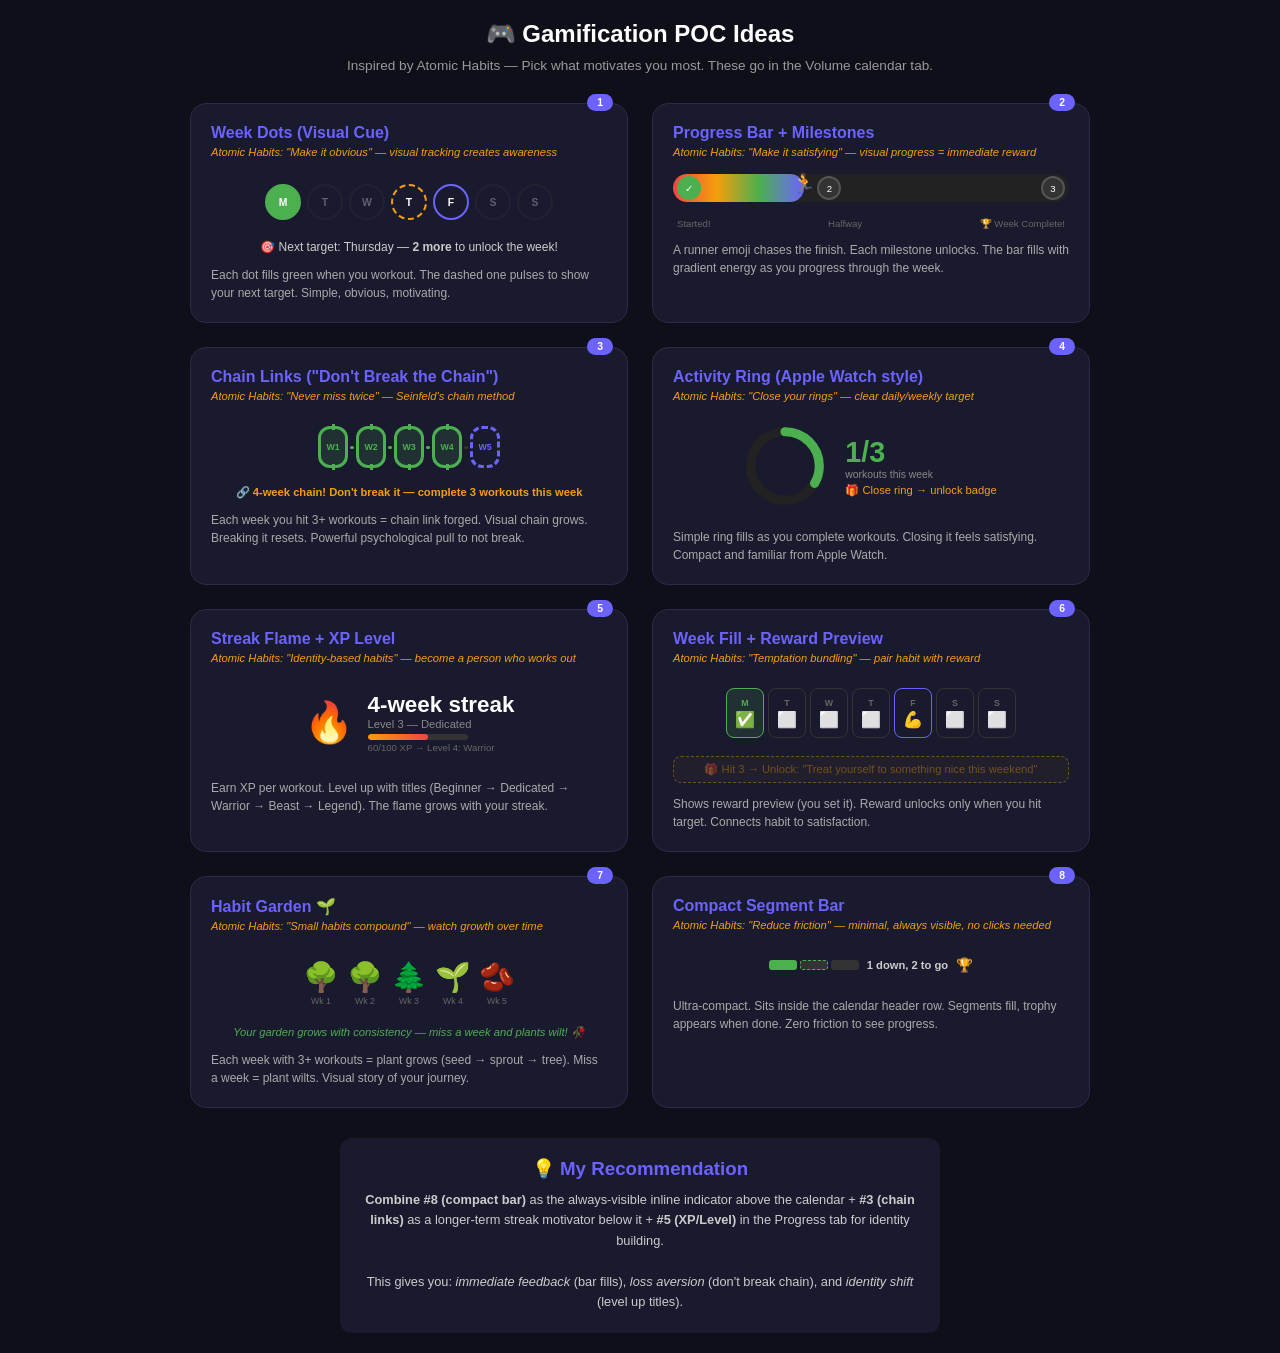
<file: Gamification_POC.html>
<!DOCTYPE html>
<html lang="en">
<head>
<meta charset="UTF-8">
<meta name="viewport" content="width=device-width, initial-scale=1.0">
<title>FitTimer — Gamification POC Ideas</title>
<style>
* { margin: 0; padding: 0; box-sizing: border-box; }
body { font-family: 'Inter', -apple-system, sans-serif; background: #0f0f1a; color: #fff; padding: 20px; }
h1 { text-align: center; margin-bottom: 10px; font-size: 1.5rem; }
.subtitle { text-align: center; color: #999; margin-bottom: 30px; font-size: 0.85rem; }
.ideas-grid { display: grid; grid-template-columns: 1fr 1fr; gap: 24px; max-width: 900px; margin: 0 auto; }
@media (max-width: 700px) { .ideas-grid { grid-template-columns: 1fr; } }
.idea-card {
    background: #1a1a2e;
    border: 1px solid #2a2a4a;
    border-radius: 16px;
    padding: 20px;
    position: relative;
}
.idea-card h2 { font-size: 1rem; margin-bottom: 4px; color: #6c63ff; }
.idea-card .principle { font-size: 0.7rem; color: #f59e0b; margin-bottom: 14px; font-style: italic; }
.idea-card .description { font-size: 0.75rem; color: #aaa; margin-top: 12px; line-height: 1.5; }
.idea-num {
    position: absolute; top: -10px; right: 14px;
    background: #6c63ff; color: #fff; font-size: 0.65rem; font-weight: 700;
    padding: 3px 10px; border-radius: 10px;
}

/* === IDEA 1: Week Dots Progress === */
.week-dots { display: flex; align-items: center; gap: 6px; justify-content: center; padding: 12px 0; }
.week-dot {
    width: 36px; height: 36px; border-radius: 50%;
    display: flex; align-items: center; justify-content: center;
    font-size: 0.65rem; font-weight: 700;
    border: 2px solid #333;
    transition: all 0.3s;
}
.week-dot.done { background: #4caf50; border-color: #4caf50; color: #fff; }
.week-dot.today { border-color: #6c63ff; animation: todayPulse 2s infinite; }
.week-dot.next-target { border-color: #f59e0b; border-style: dashed; animation: targetGlow 1.5s infinite; }
.week-dot.future { opacity: 0.3; }
.dots-message { text-align: center; font-size: 0.75rem; color: #ccc; margin-top: 8px; }
@keyframes todayPulse { 0%,100% { box-shadow: 0 0 0 0 rgba(108,99,255,0.4); } 50% { box-shadow: 0 0 0 6px rgba(108,99,255,0); } }
@keyframes targetGlow { 0%,100% { opacity: 0.6; } 50% { opacity: 1; } }

/* === IDEA 2: Progress Bar with Milestones === */
.progress-track {
    position: relative; height: 28px;
    background: #222; border-radius: 14px;
    overflow: visible; margin: 16px 0;
}
.progress-fill {
    height: 100%; border-radius: 14px;
    background: linear-gradient(90deg, #ef4444 0%, #f59e0b 33%, #4caf50 66%, #6c63ff 100%);
    width: 33%; /* 1 of 3 */
    transition: width 0.8s ease;
    position: relative;
}
.progress-fill::after {
    content: '🏃'; position: absolute; right: -12px; top: -2px; font-size: 1.2rem;
    animation: bounce 1s infinite;
}
@keyframes bounce { 0%,100% { transform: translateY(0); } 50% { transform: translateY(-4px); } }
.milestone-markers {
    position: absolute; top: 0; left: 0; right: 0; height: 100%;
    display: flex; justify-content: space-between; padding: 0 4px;
    pointer-events: none;
}
.milestone {
    display: flex; align-items: center; justify-content: center;
    width: 24px; height: 24px; border-radius: 50%;
    background: #333; border: 2px solid #555;
    font-size: 0.6rem; margin-top: 2px;
}
.milestone.reached { background: #4caf50; border-color: #4caf50; }
.milestone-labels {
    display: flex; justify-content: space-between; padding: 0 4px;
    font-size: 0.6rem; color: #666; margin-top: 4px;
}

/* === IDEA 3: Chain Links (Don't Break the Chain) === */
.chain-row { display: flex; align-items: center; justify-content: center; gap: 2px; padding: 10px 0; }
.chain-link {
    width: 30px; height: 42px; border-radius: 12px;
    border: 3px solid #333; position: relative;
    display: flex; align-items: center; justify-content: center;
    font-size: 0.55rem; font-weight: 700; color: #555;
}
.chain-link.active { border-color: #4caf50; background: rgba(76,175,80,0.15); color: #4caf50; }
.chain-link.active::before, .chain-link.active::after {
    content: ''; position: absolute; width: 3px; height: 6px; background: #4caf50;
}
.chain-link.active::before { top: -5px; }
.chain-link.active::after { bottom: -5px; }
.chain-link.current { border-color: #6c63ff; border-style: dashed; color: #6c63ff; }
.chain-connector { width: 4px; height: 3px; background: #333; border-radius: 2px; }
.chain-connector.linked { background: #4caf50; }
.chain-weeks { text-align: center; margin-top: 8px; font-size: 0.7rem; color: #f59e0b; font-weight: 700; }

/* === IDEA 4: XP Ring (Apple Watch style) === */
.ring-container { display: flex; align-items: center; justify-content: center; gap: 20px; padding: 10px 0; }
.ring-svg { width: 80px; height: 80px; transform: rotate(-90deg); }
.ring-bg { fill: none; stroke: #222; stroke-width: 8; }
.ring-fill { fill: none; stroke: #4caf50; stroke-width: 8; stroke-linecap: round; stroke-dasharray: 188; stroke-dashoffset: 125; transition: stroke-dashoffset 1s ease; }
.ring-text { text-align: left; }
.ring-count { font-size: 1.8rem; font-weight: 800; color: #4caf50; }
.ring-label { font-size: 0.65rem; color: #888; }
.ring-reward { font-size: 0.7rem; color: #f59e0b; margin-top: 4px; }

/* === IDEA 5: Streak Flame + Level === */
.flame-row { display: flex; align-items: center; justify-content: center; gap: 14px; padding: 14px 0; }
.flame-icon { font-size: 2.5rem; animation: flameFlicker 0.8s infinite alternate; }
@keyframes flameFlicker { 0% { transform: scale(1) rotate(-2deg); } 100% { transform: scale(1.05) rotate(2deg); } }
.flame-stats { text-align: left; }
.flame-streak { font-size: 1.4rem; font-weight: 800; }
.flame-level { font-size: 0.7rem; color: #888; }
.flame-xp-bar { width: 100px; height: 6px; background: #333; border-radius: 3px; margin-top: 4px; overflow: hidden; }
.flame-xp-fill { height: 100%; width: 60%; background: linear-gradient(90deg, #f59e0b, #ef4444); border-radius: 3px; }
.flame-next { font-size: 0.6rem; color: #666; margin-top: 2px; }

/* === IDEA 6: Weekly Calendar with Fill === */
.week-fill-row { display: flex; gap: 4px; justify-content: center; padding: 10px 0; }
.week-fill-day {
    width: 38px; height: 50px; border-radius: 8px;
    border: 1.5px solid #333; display: flex; flex-direction: column;
    align-items: center; justify-content: center; gap: 2px;
    transition: all 0.3s;
}
.week-fill-day .day-letter { font-size: 0.55rem; color: #666; font-weight: 700; }
.week-fill-day .day-icon { font-size: 1rem; }
.week-fill-day.completed { background: rgba(76,175,80,0.15); border-color: #4caf50; }
.week-fill-day.completed .day-letter { color: #4caf50; }
.week-fill-day.today-slot { border-color: #6c63ff; }
.week-reward {
    text-align: center; margin-top: 8px; padding: 6px 12px;
    background: rgba(245,158,11,0.1); border: 1px dashed #f59e0b;
    border-radius: 8px; font-size: 0.7rem; color: #f59e0b;
}
.week-reward.locked { opacity: 0.4; }

/* === IDEA 7: Habit Garden === */
.garden-row { display: flex; gap: 8px; justify-content: center; align-items: flex-end; padding: 14px 0; }
.plant { display: flex; flex-direction: column; align-items: center; gap: 2px; }
.plant-icon { font-size: 1.8rem; }
.plant-label { font-size: 0.55rem; color: #666; }
.plant.growing { animation: plantGrow 2s ease; }
@keyframes plantGrow { 0% { transform: scale(0.5); opacity: 0; } 100% { transform: scale(1); opacity: 1; } }
.garden-msg { text-align: center; font-size: 0.7rem; color: #4caf50; margin-top: 6px; font-style: italic; }

/* === IDEA 8: Compact Inline Bar === */
.inline-bar-wrap { display: flex; align-items: center; gap: 8px; justify-content: center; padding: 12px 0; }
.inline-segments { display: flex; gap: 3px; }
.inline-seg {
    width: 28px; height: 10px; border-radius: 3px;
    background: #333; transition: all 0.3s;
}
.inline-seg.filled { background: #4caf50; }
.inline-seg.filled:nth-child(4) { background: #f59e0b; }
.inline-seg.filled:nth-child(5) { background: #ef4444; }
.inline-seg.next { background: #333; border: 1px dashed #4caf50; animation: nextSeg 1.5s infinite; }
@keyframes nextSeg { 0%,100% { opacity: 0.5; } 50% { opacity: 1; } }
.inline-msg { font-size: 0.7rem; color: #ccc; font-weight: 600; }
.inline-reward { font-size: 0.85rem; }
</style>
</head>
<body>
<h1>🎮 Gamification POC Ideas</h1>
<p class="subtitle">Inspired by Atomic Habits — Pick what motivates you most. These go in the Volume calendar tab.</p>

<div class="ideas-grid">

<!-- IDEA 1 -->
<div class="idea-card">
    <span class="idea-num">1</span>
    <h2>Week Dots (Visual Cue)</h2>
    <p class="principle">Atomic Habits: "Make it obvious" — visual tracking creates awareness</p>
    <div class="week-dots">
        <div class="week-dot done">M</div>
        <div class="week-dot future">T</div>
        <div class="week-dot future">W</div>
        <div class="week-dot next-target">T</div>
        <div class="week-dot today">F</div>
        <div class="week-dot future">S</div>
        <div class="week-dot future">S</div>
    </div>
    <div class="dots-message">🎯 Next target: Thursday — <strong>2 more</strong> to unlock the week!</div>
    <p class="description">Each dot fills green when you workout. The dashed one pulses to show your next target. Simple, obvious, motivating.</p>
</div>

<!-- IDEA 2 -->
<div class="idea-card">
    <span class="idea-num">2</span>
    <h2>Progress Bar + Milestones</h2>
    <p class="principle">Atomic Habits: "Make it satisfying" — visual progress = immediate reward</p>
    <div class="progress-track">
        <div class="progress-fill"></div>
        <div class="milestone-markers">
            <div class="milestone reached">✓</div>
            <div class="milestone" style="margin-left:30%">2</div>
            <div class="milestone" style="margin-left:auto">3</div>
        </div>
    </div>
    <div class="milestone-labels">
        <span>Started!</span>
        <span>Halfway</span>
        <span>🏆 Week Complete!</span>
    </div>
    <p class="description">A runner emoji chases the finish. Each milestone unlocks. The bar fills with gradient energy as you progress through the week.</p>
</div>

<!-- IDEA 3 -->
<div class="idea-card">
    <span class="idea-num">3</span>
    <h2>Chain Links ("Don't Break the Chain")</h2>
    <p class="principle">Atomic Habits: "Never miss twice" — Seinfeld's chain method</p>
    <div class="chain-row">
        <div class="chain-link active">W1</div>
        <div class="chain-connector linked"></div>
        <div class="chain-link active">W2</div>
        <div class="chain-connector linked"></div>
        <div class="chain-link active">W3</div>
        <div class="chain-connector linked"></div>
        <div class="chain-link active">W4</div>
        <div class="chain-connector"></div>
        <div class="chain-link current">W5</div>
    </div>
    <div class="chain-weeks">🔗 4-week chain! Don't break it — complete 3 workouts this week</div>
    <p class="description">Each week you hit 3+ workouts = chain link forged. Visual chain grows. Breaking it resets. Powerful psychological pull to not break.</p>
</div>

<!-- IDEA 4 -->
<div class="idea-card">
    <span class="idea-num">4</span>
    <h2>Activity Ring (Apple Watch style)</h2>
    <p class="principle">Atomic Habits: "Close your rings" — clear daily/weekly target</p>
    <div class="ring-container">
        <svg class="ring-svg" viewBox="0 0 70 70">
            <circle class="ring-bg" cx="35" cy="35" r="30"/>
            <circle class="ring-fill" cx="35" cy="35" r="30"/>
        </svg>
        <div class="ring-text">
            <div class="ring-count">1/3</div>
            <div class="ring-label">workouts this week</div>
            <div class="ring-reward">🎁 Close ring → unlock badge</div>
        </div>
    </div>
    <p class="description">Simple ring fills as you complete workouts. Closing it feels satisfying. Compact and familiar from Apple Watch.</p>
</div>

<!-- IDEA 5 -->
<div class="idea-card">
    <span class="idea-num">5</span>
    <h2>Streak Flame + XP Level</h2>
    <p class="principle">Atomic Habits: "Identity-based habits" — become a person who works out</p>
    <div class="flame-row">
        <div class="flame-icon">🔥</div>
        <div class="flame-stats">
            <div class="flame-streak">4-week streak</div>
            <div class="flame-level">Level 3 — Dedicated</div>
            <div class="flame-xp-bar"><div class="flame-xp-fill"></div></div>
            <div class="flame-next">60/100 XP → Level 4: Warrior</div>
        </div>
    </div>
    <p class="description">Earn XP per workout. Level up with titles (Beginner → Dedicated → Warrior → Beast → Legend). The flame grows with your streak.</p>
</div>

<!-- IDEA 6 -->
<div class="idea-card">
    <span class="idea-num">6</span>
    <h2>Week Fill + Reward Preview</h2>
    <p class="principle">Atomic Habits: "Temptation bundling" — pair habit with reward</p>
    <div class="week-fill-row">
        <div class="week-fill-day completed"><span class="day-letter">M</span><span class="day-icon">✅</span></div>
        <div class="week-fill-day"><span class="day-letter">T</span><span class="day-icon">⬜</span></div>
        <div class="week-fill-day"><span class="day-letter">W</span><span class="day-icon">⬜</span></div>
        <div class="week-fill-day"><span class="day-letter">T</span><span class="day-icon">⬜</span></div>
        <div class="week-fill-day today-slot"><span class="day-letter">F</span><span class="day-icon">💪</span></div>
        <div class="week-fill-day"><span class="day-letter">S</span><span class="day-icon">⬜</span></div>
        <div class="week-fill-day"><span class="day-letter">S</span><span class="day-icon">⬜</span></div>
    </div>
    <div class="week-reward locked">🎁 Hit 3 → Unlock: "Treat yourself to something nice this weekend"</div>
    <p class="description">Shows reward preview (you set it). Reward unlocks only when you hit target. Connects habit to satisfaction.</p>
</div>

<!-- IDEA 7 -->
<div class="idea-card">
    <span class="idea-num">7</span>
    <h2>Habit Garden 🌱</h2>
    <p class="principle">Atomic Habits: "Small habits compound" — watch growth over time</p>
    <div class="garden-row">
        <div class="plant growing"><span class="plant-icon">🌳</span><span class="plant-label">Wk 1</span></div>
        <div class="plant growing"><span class="plant-icon">🌳</span><span class="plant-label">Wk 2</span></div>
        <div class="plant growing"><span class="plant-icon">🌲</span><span class="plant-label">Wk 3</span></div>
        <div class="plant growing"><span class="plant-icon">🌱</span><span class="plant-label">Wk 4</span></div>
        <div class="plant"><span class="plant-icon">🫘</span><span class="plant-label">Wk 5</span></div>
    </div>
    <div class="garden-msg">Your garden grows with consistency — miss a week and plants wilt! 🥀</div>
    <p class="description">Each week with 3+ workouts = plant grows (seed → sprout → tree). Miss a week = plant wilts. Visual story of your journey.</p>
</div>

<!-- IDEA 8 -->
<div class="idea-card">
    <span class="idea-num">8</span>
    <h2>Compact Segment Bar</h2>
    <p class="principle">Atomic Habits: "Reduce friction" — minimal, always visible, no clicks needed</p>
    <div class="inline-bar-wrap">
        <div class="inline-segments">
            <div class="inline-seg filled"></div>
            <div class="inline-seg next"></div>
            <div class="inline-seg"></div>
        </div>
        <span class="inline-msg">1 down, 2 to go</span>
        <span class="inline-reward">🏆</span>
    </div>
    <p class="description">Ultra-compact. Sits inside the calendar header row. Segments fill, trophy appears when done. Zero friction to see progress.</p>
</div>

</div>

<div style="text-align:center; margin-top:30px; padding: 20px; background:#1a1a2e; border-radius:12px; max-width:600px; margin-left:auto; margin-right:auto;">
    <h3 style="color:#6c63ff; margin-bottom:10px;">💡 My Recommendation</h3>
    <p style="color:#ccc; font-size:0.8rem; line-height:1.6;">
        <strong>Combine #8 (compact bar)</strong> as the always-visible inline indicator above the calendar +
        <strong>#3 (chain links)</strong> as a longer-term streak motivator below it +
        <strong>#5 (XP/Level)</strong> in the Progress tab for identity building.<br><br>
        This gives you: <em>immediate feedback</em> (bar fills), <em>loss aversion</em> (don't break chain), and <em>identity shift</em> (level up titles).
    </p>
</div>

</body>
</html>
</file>
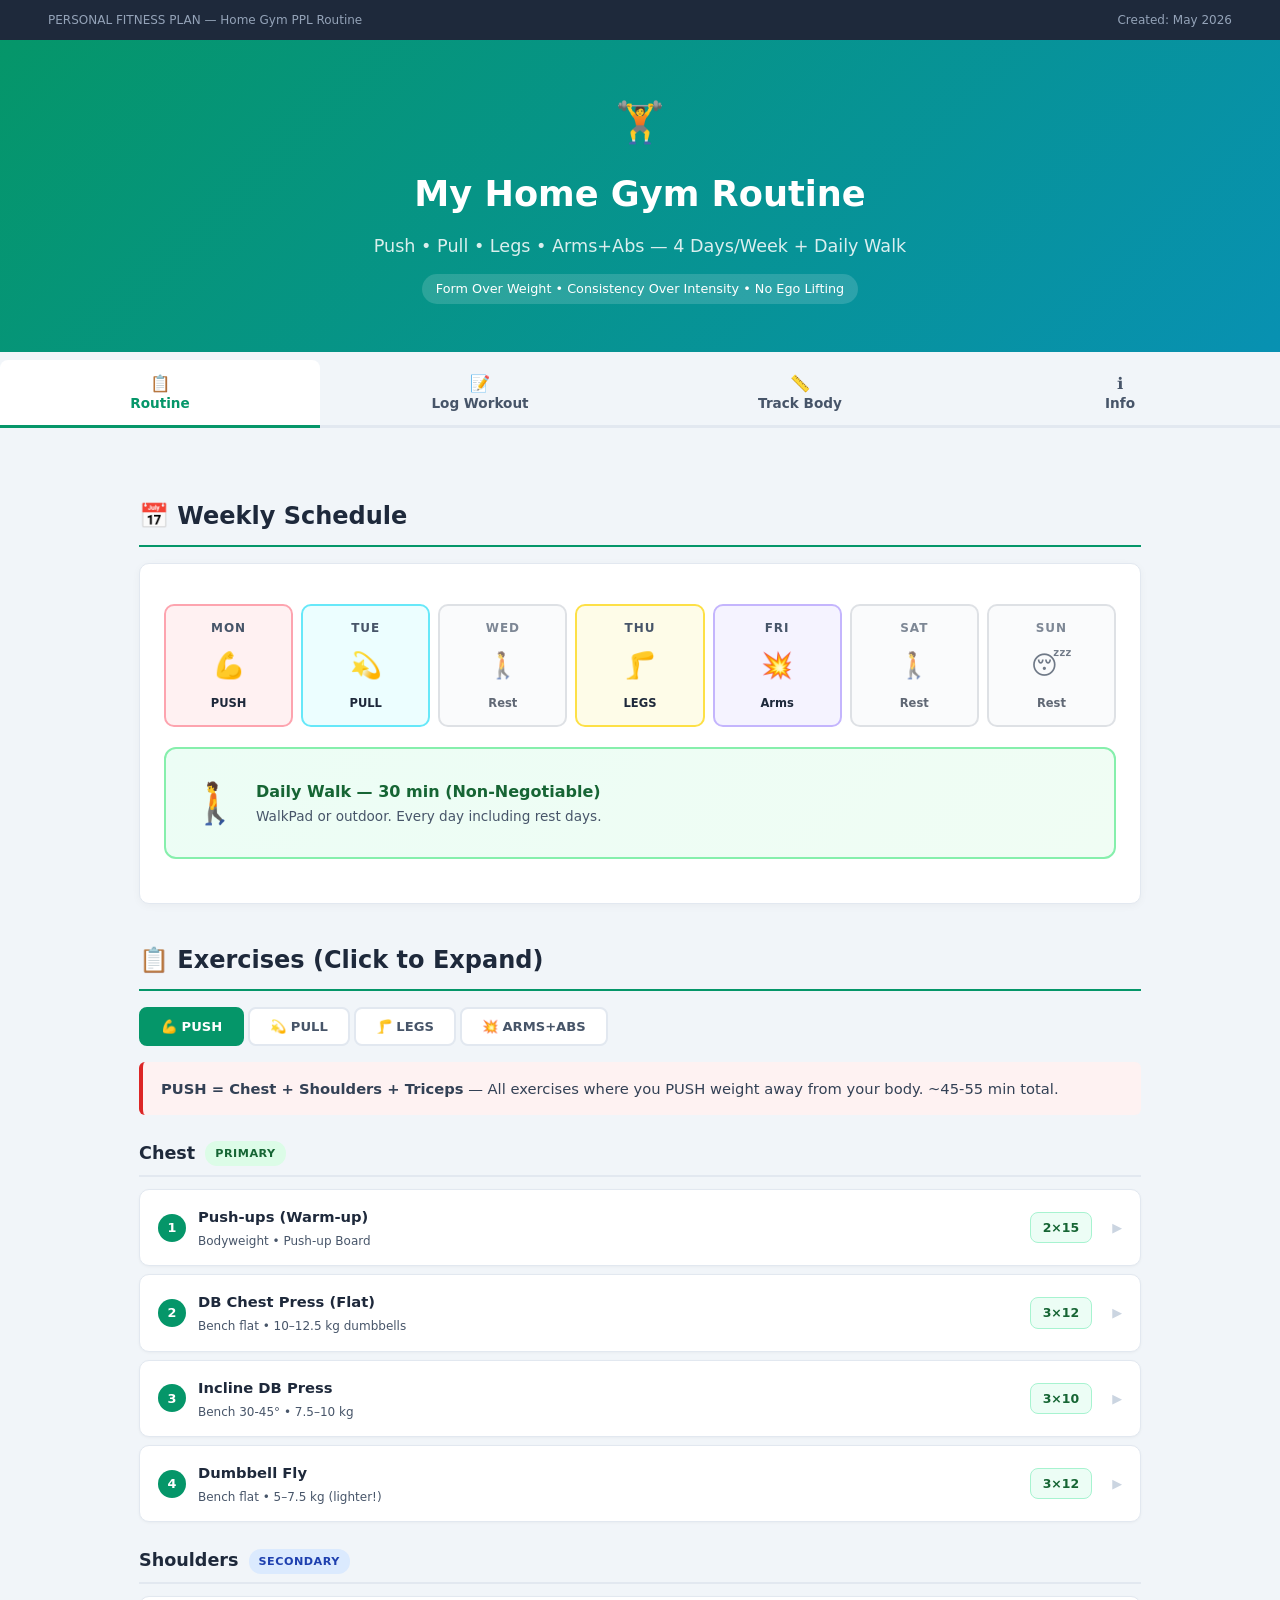
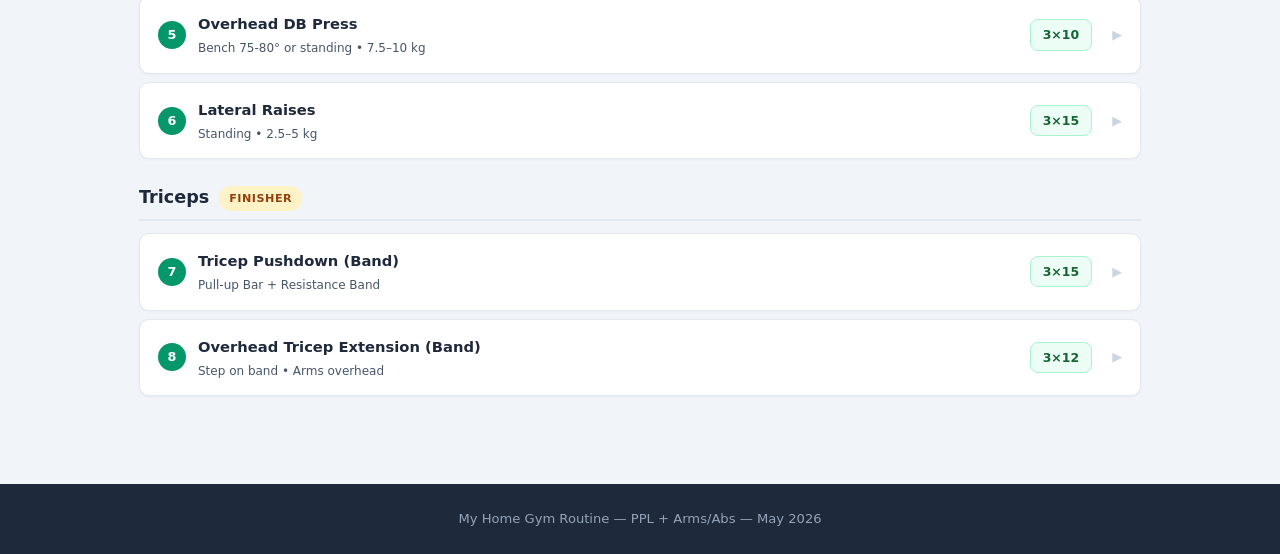
<file: My_Home_Gym_Routine.html>
<!DOCTYPE html>
<html lang="en">
<head>
<meta charset="UTF-8">
<meta name="viewport" content="width=device-width, initial-scale=1.0">
<title>My Home Gym Routine &mdash; PPL + Arms/Abs Split</title>
<style>
    :root{--navy:#1e293b;--blue:#2563eb;--purple:#7c3aed;--green:#059669;--orange:#d97706;--red:#dc2626;--steel:#475569;--border:#e2e8f0;--bg:#f8fafc;}
    *{margin:0;padding:0;box-sizing:border-box;}
    body{font-family:'Segoe UI',Inter,system-ui,sans-serif;background:#f1f5f9;color:#334155;line-height:1.7;}
    .topbar{background:var(--navy);color:#94a3b8;padding:10px 48px;font-size:12px;display:flex;justify-content:space-between;flex-wrap:wrap;gap:8px;}
    .hero{background:linear-gradient(135deg,#059669,#0891b2);color:#fff;padding:48px 24px;text-align:center;}
    .hero h1{font-size:2.2em;margin-bottom:8px;}
    .hero p{font-size:1.1em;opacity:0.85;}
    .hero .badge{display:inline-block;background:rgba(255,255,255,0.15);padding:4px 14px;border-radius:20px;font-size:0.8em;margin-top:12px;}
    .container{max-width:1050px;margin:0 auto;padding:32px 24px;}
    h2{color:var(--navy);font-size:1.5em;margin:36px 0 16px;padding-bottom:8px;border-bottom:2px solid var(--green);}
    h3{color:var(--green);margin:20px 0 10px;font-size:1.15em;}
    .card{background:#fff;border:1px solid var(--border);border-radius:10px;padding:24px;margin:16px 0;box-shadow:0 2px 8px rgba(0,0,0,.04);}
    .hl{padding:14px 18px;border-left:4px solid;border-radius:6px;margin:12px 0;font-size:0.92em;}
    .hl.blue{background:#eff6ff;border-left-color:var(--blue);}
    .hl.green{background:#ecfdf5;border-left-color:var(--green);}
    .hl.orange{background:#fffbeb;border-left-color:var(--orange);}
    .hl.red{background:#fef2f2;border-left-color:var(--red);}
    .hl.purple{background:#faf5ff;border-left-color:var(--purple);}
    table{width:100%;border-collapse:collapse;margin:12px 0;font-size:0.9em;}
    th{background:var(--navy);color:#fff;padding:10px 14px;text-align:left;font-size:0.85em;text-transform:uppercase;letter-spacing:0.3px;}
    td{padding:10px 14px;border-bottom:1px solid var(--border);}
    tr:hover td{background:#f8fafc;}
    footer{background:var(--navy);color:#94a3b8;padding:24px 48px;margin-top:48px;font-size:0.82em;text-align:center;}
    .equip-grid{display:flex;flex-wrap:wrap;gap:10px;margin:12px 0;}
    .equip-chip{background:#fff;border:1px solid var(--border);border-radius:10px;padding:10px 16px;font-size:0.82em;display:flex;align-items:center;gap:8px;box-shadow:0 1px 3px rgba(0,0,0,.04);}
    .equip-chip .eq-icon{font-size:1.3em;}.equip-chip .eq-detail{font-size:0.78em;color:var(--steel);}
    .week-grid{display:grid;grid-template-columns:repeat(7,1fr);gap:8px;margin:16px 0;}
    .week-cell{background:#fff;border:2px solid var(--border);border-radius:10px;padding:12px 8px;text-align:center;}
    .week-cell.push{border-color:#fda4af;background:#fff1f2;}.week-cell.pull{border-color:#67e8f9;background:#ecfeff;}
    .week-cell.legs{border-color:#fde047;background:#fefce8;}.week-cell.arms{border-color:#c4b5fd;background:#f5f3ff;}
    .week-cell.rest{border-color:#d1d5db;background:#f9fafb;opacity:0.7;}
    .week-cell .wc-day{font-weight:800;font-size:0.75em;color:var(--steel);text-transform:uppercase;letter-spacing:1px;}
    .week-cell .wc-emoji{font-size:1.6em;margin:6px 0;}.week-cell .wc-type{font-size:0.72em;font-weight:700;color:var(--navy);}
    .walk-banner{background:linear-gradient(135deg,#ecfdf5,#f0fdf4);border:2px solid #86efac;border-radius:12px;padding:20px 24px;display:flex;align-items:center;gap:16px;margin:20px 0;}
    .walk-banner .walk-icon{font-size:2.5em;}.walk-banner h4{color:#166534;font-size:1em;}.walk-banner p{color:var(--steel);font-size:0.85em;}
    .rules-grid{display:grid;grid-template-columns:repeat(auto-fit,minmax(180px,1fr));gap:12px;margin:16px 0;}
    .form-rule-card{background:#fff;border:2px solid;border-radius:10px;padding:18px;text-align:center;}
    .form-rule-card .fr-icon{font-size:2em;margin-bottom:6px;}.form-rule-card h4{font-size:0.9em;color:var(--navy);margin-bottom:4px;}.form-rule-card p{font-size:0.78em;color:var(--steel);}
    .form-rule-card.green{border-color:#86efac;}.form-rule-card.blue{border-color:#93c5fd;}.form-rule-card.orange{border-color:#fde68a;}.form-rule-card.red{border-color:#fca5a5;}.form-rule-card.purple{border-color:#c4b5fd;}

    /* Main Page Tabs */
    .page-tabs{display:flex;gap:0;margin:0;border-bottom:3px solid var(--border);position:sticky;top:0;background:#f1f5f9;z-index:100;padding:8px 0 0;}
    .page-tab{flex:1;padding:14px 8px;text-align:center;cursor:pointer;font-weight:700;font-size:0.85em;border-bottom:3px solid transparent;margin-bottom:-3px;transition:all 0.2s;border-radius:8px 8px 0 0;background:transparent;border-left:none;border-right:none;border-top:none;color:var(--steel);font-family:inherit;}
    .page-tab:hover{background:#fff;color:var(--navy);}
    .page-tab.active{background:#fff;border-bottom-color:var(--green);color:var(--green);}
    .page-tab .pt-emoji{font-size:1.2em;display:block;margin-bottom:2px;}
    .page-content{display:none;}.page-content.active{display:block;}

    /* Routine Day Tabs */
    .day-tabs{display:flex;gap:4px;margin:16px 0 0;flex-wrap:wrap;}
    .day-tab{padding:10px 20px;cursor:pointer;font-weight:700;font-size:0.82em;border:2px solid var(--border);border-radius:8px;background:#fff;color:var(--steel);font-family:inherit;transition:all 0.2s;}
    .day-tab:hover{border-color:var(--green);color:var(--navy);}
    .day-tab.active{background:var(--green);border-color:var(--green);color:#fff;}
    .day-content{display:none;}.day-content.active{display:block;}

    /* Exercise Cards */
    .muscle-header{display:flex;align-items:center;gap:10px;margin:24px 0 12px;padding-bottom:6px;border-bottom:2px solid var(--border);}
    .muscle-header h3{margin:0;font-size:1.1em;color:var(--navy);}
    .muscle-tag{font-size:0.7em;padding:3px 10px;border-radius:12px;font-weight:700;text-transform:uppercase;letter-spacing:0.5px;}
    .mt-primary{background:#dcfce7;color:#166534;}.mt-secondary{background:#dbeafe;color:#1e40af;}.mt-finisher{background:#fef3c7;color:#92400e;}.mt-apt{background:#fee2e2;color:#991b1b;}
    .ex-card{background:#fff;border:1px solid var(--border);border-radius:10px;margin:8px 0;overflow:hidden;box-shadow:0 1px 3px rgba(0,0,0,.04);transition:box-shadow 0.2s;}
    .ex-card:hover{box-shadow:0 4px 12px rgba(0,0,0,.08);}
    .ex-summary{display:flex;align-items:center;gap:12px;padding:14px 18px;cursor:pointer;user-select:none;}
    .ex-num{width:28px;height:28px;border-radius:50%;background:var(--green);color:#fff;font-weight:800;font-size:0.8em;display:flex;align-items:center;justify-content:center;flex-shrink:0;}
    .ex-info{flex:1;}.ex-name{font-weight:700;font-size:0.92em;color:var(--navy);}
    .ex-quick{font-size:0.75em;color:var(--steel);margin-top:2px;}
    .ex-sets-badge{background:#ecfdf5;border:1px solid #a7f3d0;color:#166534;padding:4px 12px;border-radius:8px;font-size:0.78em;font-weight:700;white-space:nowrap;}
    .ex-chevron{color:#cbd5e1;font-size:0.8em;transition:transform 0.2s;margin-left:8px;}
    .ex-card.open .ex-chevron{transform:rotate(90deg);color:var(--green);}
    .ex-details{display:none;border-top:1px solid var(--border);padding:0;}
    .ex-card.open .ex-details{display:block;}
    .ex-detail-inner{padding:18px 20px;}
    .detail-section{margin-bottom:14px;}
    .detail-label{font-size:0.72em;font-weight:700;color:var(--steel);text-transform:uppercase;letter-spacing:0.5px;margin-bottom:4px;}
    .form-points{list-style:none;padding:0;margin:6px 0;}
    .form-points li{padding:6px 0 6px 24px;position:relative;font-size:0.88em;line-height:1.6;border-bottom:1px solid #f8fafc;}
    .form-points li::before{content:'';position:absolute;left:0;top:12px;width:14px;height:14px;border-radius:50%;}
    .form-points li.do::before{background:#dcfce7;border:2px solid #22c55e;}
    .form-points li.dont::before{background:#fee2e2;border:2px solid #ef4444;}
    .form-points li.key::before{background:#fef3c7;border:2px solid #f59e0b;}
    .form-points li strong{color:var(--navy);}
    .form-points li em{color:var(--red);font-style:normal;font-weight:600;}

    /* Track Tab */
    .track-grid{display:grid;grid-template-columns:repeat(auto-fill,minmax(160px,1fr));gap:12px;margin:16px 0;}
    .track-field label{font-size:0.75em;font-weight:700;color:var(--steel);text-transform:uppercase;display:block;margin-bottom:4px;}
    .track-field input{width:100%;padding:10px 12px;border:1px solid var(--border);border-radius:8px;font-size:0.9em;font-family:inherit;background:#fff;}
    .track-field input:focus{outline:none;border-color:var(--green);box-shadow:0 0 0 3px rgba(5,150,105,0.1);}
    .btn{padding:12px 24px;border:none;border-radius:8px;font-weight:700;font-size:0.9em;cursor:pointer;font-family:inherit;transition:all 0.2s;}
    .btn-green{background:var(--green);color:#fff;}.btn-green:hover{background:#047857;}
    .btn-blue{background:var(--blue);color:#fff;}.btn-blue:hover{background:#1d4ed8;}
    .btn-red{background:var(--red);color:#fff;}.btn-red:hover{background:#b91c1c;}
    .btn-sm{padding:8px 14px;font-size:0.8em;}
    .history-table{max-height:300px;overflow-y:auto;margin-top:12px;}
    .history-table table{font-size:0.8em;}
    .history-table th{position:sticky;top:0;}

    /* Log Tab */
    .log-day-pills{display:flex;gap:6px;margin:12px 0;flex-wrap:wrap;}
    .log-day-pill{padding:8px 18px;border:2px solid var(--border);border-radius:20px;cursor:pointer;font-weight:700;font-size:0.8em;background:#fff;color:var(--steel);transition:all 0.2s;}
    .log-day-pill:hover{border-color:var(--green);}.log-day-pill.active{background:var(--green);border-color:var(--green);color:#fff;}
    .log-exercise-row{background:#fff;border:1px solid var(--border);border-radius:10px;padding:14px 16px;margin:8px 0;display:grid;grid-template-columns:1.8fr repeat(3,1fr) auto;gap:8px;align-items:center;}
    .log-exercise-row.header{background:var(--navy);color:#fff;font-weight:700;font-size:0.78em;text-transform:uppercase;border:none;border-radius:8px;}
    .log-ex-name{font-weight:700;font-size:0.88em;color:var(--navy);}
    .log-set-cell{display:flex;gap:4px;align-items:center;}
    .log-set-cell select,.log-set-cell input{padding:6px 8px;border:1px solid var(--border);border-radius:6px;font-size:0.82em;font-family:inherit;background:#fff;width:100%;}
    .log-set-cell select:focus,.log-set-cell input:focus{outline:none;border-color:var(--green);}
    .log-set-group{display:flex;flex-direction:column;gap:4px;}
    .log-set-label{font-size:0.65em;color:var(--steel);font-weight:700;text-align:center;}
    .log-set-inputs{display:flex;gap:4px;}
    .log-set-inputs select{width:50%;}
    .add-set-btn{font-size:0.7em;color:var(--green);cursor:pointer;border:1px dashed var(--green);border-radius:6px;padding:4px 8px;background:transparent;font-weight:700;}
    .add-set-btn:hover{background:#ecfdf5;}
    .save-day-btn{margin:20px 0;padding:16px 32px;font-size:1em;}
    .log-date-picker{padding:8px 14px;border:2px solid var(--green);border-radius:8px;font-size:0.9em;font-family:inherit;background:#fff;}
    .log-history-entry{background:#fff;border:1px solid var(--border);border-radius:8px;padding:14px;margin:8px 0;}
    .log-history-date{font-weight:800;color:var(--navy);font-size:0.9em;margin-bottom:8px;}
    .log-history-ex{font-size:0.8em;margin:4px 0;color:var(--steel);}
    .log-history-ex strong{color:var(--navy);}
    .add-exercise-select{padding:8px 12px;border:1px solid var(--border);border-radius:8px;font-size:0.85em;font-family:inherit;background:#fff;margin-right:8px;}

    @media(max-width:700px){
        .week-grid{grid-template-columns:repeat(7,1fr);gap:4px;}.week-cell{padding:8px 2px;}.week-cell .wc-emoji{font-size:1.2em;}
        .log-exercise-row{grid-template-columns:1fr;gap:6px;}
        .log-exercise-row.header{display:none;}
        .track-grid{grid-template-columns:1fr 1fr;}
    }
    .ex-img{width:100%;border-radius:8px;margin:10px 0;overflow:hidden;background:#f1f5f9;border:1px solid var(--border);}
    .ex-img img{width:100%;height:200px;object-fit:cover;display:block;}
    .ex-img .img-credit{font-size:0.65em;color:#94a3b8;text-align:right;padding:4px 8px;}
    .detail-equip{display:flex;flex-wrap:wrap;gap:6px;margin-top:4px;}
    .detail-equip span{background:#f1f5f9;border:1px solid var(--border);border-radius:6px;padding:3px 10px;font-size:0.8em;color:var(--steel);}
</style>
</head>
<body>

<div class="topbar">
    <span>PERSONAL FITNESS PLAN &mdash; Home Gym PPL Routine</span>
    <span>Created: May 2026</span>
</div>

<div class="hero">
    <div style="font-size:2.5em;margin-bottom:8px;">&#x1F3CB;&#xFE0F;</div>
    <h1>My Home Gym Routine</h1>
    <p>Push &bull; Pull &bull; Legs &bull; Arms+Abs &mdash; 4 Days/Week + Daily Walk</p>
    <div class="badge">Form Over Weight &bull; Consistency Over Intensity &bull; No Ego Lifting</div>
</div>

<!-- PAGE LEVEL TABS -->
<div class="page-tabs">
    <button class="page-tab active" onclick="switchPage('routine',this)"><span class="pt-emoji">&#x1F4CB;</span>Routine</button>
    <button class="page-tab" onclick="switchPage('log',this)"><span class="pt-emoji">&#x1F4DD;</span>Log Workout</button>
    <button class="page-tab" onclick="switchPage('track',this)"><span class="pt-emoji">&#x1F4CF;</span>Track Body</button>
    <button class="page-tab" onclick="switchPage('info',this)"><span class="pt-emoji">&#x2139;&#xFE0F;</span>Info</button>
</div>

<!-- ==================== ROUTINE PAGE ==================== -->
<div class="page-content active" id="page-routine">
<div class="container">

<h2>&#x1F4C5; Weekly Schedule</h2>
<div class="card">
    <div class="week-grid">
        <div class="week-cell push"><div class="wc-day">Mon</div><div class="wc-emoji">&#x1F4AA;</div><div class="wc-type">PUSH</div></div>
        <div class="week-cell pull"><div class="wc-day">Tue</div><div class="wc-emoji">&#x1F4AB;</div><div class="wc-type">PULL</div></div>
        <div class="week-cell rest"><div class="wc-day">Wed</div><div class="wc-emoji">&#x1F6B6;</div><div class="wc-type">Rest</div></div>
        <div class="week-cell legs"><div class="wc-day">Thu</div><div class="wc-emoji">&#x1F9B5;</div><div class="wc-type">LEGS</div></div>
        <div class="week-cell arms"><div class="wc-day">Fri</div><div class="wc-emoji">&#x1F4A5;</div><div class="wc-type">Arms</div></div>
        <div class="week-cell rest"><div class="wc-day">Sat</div><div class="wc-emoji">&#x1F6B6;</div><div class="wc-type">Rest</div></div>
        <div class="week-cell rest"><div class="wc-day">Sun</div><div class="wc-emoji">&#x1F634;</div><div class="wc-type">Rest</div></div>
    </div>
    <div class="walk-banner"><span class="walk-icon">&#x1F6B6;</span><div><h4>Daily Walk &mdash; 30 min (Non-Negotiable)</h4><p>WalkPad or outdoor. Every day including rest days.</p></div></div>
</div>

<h2>&#x1F4CB; Exercises (Click to Expand)</h2>
<div class="day-tabs">
    <button class="day-tab active" onclick="switchDay('push',this)">&#x1F4AA; PUSH</button>
    <button class="day-tab" onclick="switchDay('pull',this)">&#x1F4AB; PULL</button>
    <button class="day-tab" onclick="switchDay('legs',this)">&#x1F9B5; LEGS</button>
    <button class="day-tab" onclick="switchDay('arms',this)">&#x1F4A5; ARMS+ABS</button>
</div>

<!-- PUSH -->
<!-- PUSH DAY -->
<div class="day-content active" id="day-push">
<div class="hl red" style="margin-top:16px;"><strong>PUSH = Chest + Shoulders + Triceps</strong> &mdash; All exercises where you PUSH weight away from your body. ~45-55 min total.</div>
<div class="muscle-header"><h3>Chest</h3><span class="muscle-tag mt-primary">Primary</span></div>

<div class="ex-card" onclick="this.classList.toggle('open')">
    <div class="ex-summary"><span class="ex-num">1</span><div class="ex-info"><div class="ex-name">Push-ups (Warm-up)</div><div class="ex-quick">Bodyweight &bull; Push-up Board</div></div><span class="ex-sets-badge">2&times;15</span><span class="ex-chevron">&#x25B6;</span></div>
    <div class="ex-details"><div class="ex-detail-inner">
        <div class="ex-img"><img src="https://images.unsplash.com/photo-1598971639058-fab3c3109a00?w=600&h=220&fit=crop" alt="Push-up form" loading="lazy"><div class="img-credit">Warm-up: activate chest &amp; triceps</div></div>
        <div class="detail-section"><div class="detail-label">Equipment</div><div class="detail-equip"><span>Push-up Board</span><span>Gym Mat</span></div></div>
        <div class="detail-section"><div class="detail-label">&#x2705; Form &mdash; Key Points</div>
        <ul class="form-points">
            <li class="do"><strong>Hands shoulder-width apart</strong> on push-up board grips</li>
            <li class="do"><strong>Body in a straight plank</strong> from head to heels &mdash; engage core</li>
            <li class="do"><strong>Elbows at 45&deg;</strong> (not flared 90&deg;, not tucked 0&deg;)</li>
            <li class="do"><strong>Lower until chest nearly touches floor</strong>, push up explosively</li>
            <li class="key"><strong>Exhale pushing up</strong>, inhale going down</li>
            <li class="dont"><em>DON'T</em> let hips sag or pike up &mdash; core tight</li>
            <li class="dont"><em>DON'T</em> half-rep &mdash; full range only</li>
        </ul></div>
    </div></div>
</div>

<div class="ex-card" onclick="this.classList.toggle('open')">
    <div class="ex-summary"><span class="ex-num">2</span><div class="ex-info"><div class="ex-name">DB Chest Press (Flat)</div><div class="ex-quick">Bench flat &bull; 10&ndash;12.5 kg dumbbells</div></div><span class="ex-sets-badge">3&times;12</span><span class="ex-chevron">&#x25B6;</span></div>
    <div class="ex-details"><div class="ex-detail-inner">
        <div class="ex-img"><img src="https://images.unsplash.com/photo-1571019614242-c5c5dee9f50b?w=600&h=220&fit=crop" alt="Chest press" loading="lazy"><div class="img-credit">Flat bench dumbbell press &mdash; foundation chest exercise</div></div>
        <div class="detail-section"><div class="detail-label">Equipment</div><div class="detail-equip"><span>Bench (flat, level 4)</span><span>10&ndash;12.5 kg dumbbells</span></div></div>
        <div class="detail-section"><div class="detail-label">&#x2705; Form &mdash; Key Points</div>
        <ul class="form-points">
            <li class="do"><strong>Lie flat</strong>, feet firmly on floor, natural back arch</li>
            <li class="key"><strong>Pinch shoulder blades together</strong> &mdash; keep pinched ENTIRE set. #1 chest press rule!</li>
            <li class="do"><strong>Press dumbbells straight up</strong> from chest until arms fully extended</li>
            <li class="do"><strong>Lower slowly (3 sec)</strong> until dumbbells at chest level, elbows 45&deg;</li>
            <li class="do"><strong>Squeeze chest at top</strong> for 1 second</li>
            <li class="dont"><em>DON'T</em> bounce weights off chest</li>
            <li class="dont"><em>DON'T</em> flare elbows to 90&deg; &mdash; keeps shoulders safe</li>
            <li class="dont"><em>DON'T</em> lift feet off floor or arch excessively</li>
        </ul></div>
    </div></div>
</div>

<div class="ex-card" onclick="this.classList.toggle('open')">
    <div class="ex-summary"><span class="ex-num">3</span><div class="ex-info"><div class="ex-name">Incline DB Press</div><div class="ex-quick">Bench 30-45&deg; &bull; 7.5&ndash;10 kg</div></div><span class="ex-sets-badge">3&times;10</span><span class="ex-chevron">&#x25B6;</span></div>
    <div class="ex-details"><div class="ex-detail-inner">
        <div class="ex-img"><img src="https://images.unsplash.com/photo-1583454110551-21f2fa2afe61?w=600&h=220&fit=crop" alt="Incline press" loading="lazy"><div class="img-credit">Incline press targets the upper chest</div></div>
        <div class="detail-section"><div class="detail-label">Equipment</div><div class="detail-equip"><span>Bench (level 3-4, 30-45&deg;)</span><span>7.5&ndash;10 kg dumbbells</span></div></div>
        <div class="detail-section"><div class="detail-label">&#x2705; Form &mdash; Key Points</div>
        <ul class="form-points">
            <li class="key"><strong>Set bench to 30-45&deg;</strong> &mdash; too steep (60&deg;+) shifts to shoulders</li>
            <li class="do"><strong>Press straight UP</strong> towards ceiling, NOT towards face</li>
            <li class="do"><strong>Shoulder blades pinched</strong> against bench, chest pushed out</li>
            <li class="do"><strong>Lower to upper chest level</strong>, feel the stretch</li>
            <li class="dont"><em>DON'T</em> let elbows drop below shoulder line</li>
            <li class="dont"><em>DON'T</em> use momentum &mdash; control every inch</li>
        </ul></div>
    </div></div>
</div>

<div class="ex-card" onclick="this.classList.toggle('open')">
    <div class="ex-summary"><span class="ex-num">4</span><div class="ex-info"><div class="ex-name">Dumbbell Fly</div><div class="ex-quick">Bench flat &bull; 5&ndash;7.5 kg (lighter!)</div></div><span class="ex-sets-badge">3&times;12</span><span class="ex-chevron">&#x25B6;</span></div>
    <div class="ex-details"><div class="ex-detail-inner">
        <div class="detail-section"><div class="detail-label">Equipment</div><div class="detail-equip"><span>Bench (flat)</span><span>5&ndash;7.5 kg dumbbells (lighter!)</span></div></div>
        <div class="detail-section"><div class="detail-label">&#x2705; Form &mdash; Key Points</div>
        <ul class="form-points">
            <li class="do"><strong>Arms extended above chest</strong> with SLIGHT bend in elbows (15-20&deg;)</li>
            <li class="key"><strong>Lock the elbow angle</strong> &mdash; stays same throughout. NOT a press!</li>
            <li class="do"><strong>Open arms wide arc</strong> until chest stretch, don't go too deep</li>
            <li class="do"><strong>Squeeze chest to close</strong> &mdash; "hugging a tree"</li>
            <li class="key"><strong>Use LIGHTER weight</strong> &mdash; isolation, not strength. Ego lifting = shoulder injury</li>
            <li class="dont"><em>DON'T</em> go too deep &mdash; stop at stretch, not pain</li>
        </ul></div>
    </div></div>
</div>

<div class="muscle-header"><h3>Shoulders</h3><span class="muscle-tag mt-secondary">Secondary</span></div>

<div class="ex-card" onclick="this.classList.toggle('open')">
    <div class="ex-summary"><span class="ex-num">5</span><div class="ex-info"><div class="ex-name">Overhead DB Press</div><div class="ex-quick">Bench 75-80&deg; or standing &bull; 7.5&ndash;10 kg</div></div><span class="ex-sets-badge">3&times;10</span><span class="ex-chevron">&#x25B6;</span></div>
    <div class="ex-details"><div class="ex-detail-inner">
        <div class="ex-img"><img src="https://images.unsplash.com/photo-1532029837206-abbe2b7620e3?w=600&h=220&fit=crop" alt="Overhead press" loading="lazy"><div class="img-credit">Overhead press &mdash; king of shoulder exercises</div></div>
        <div class="detail-section"><div class="detail-label">Equipment</div><div class="detail-equip"><span>Bench (near-vertical, 75-80&deg;)</span><span>7.5&ndash;10 kg dumbbells</span></div></div>
        <div class="detail-section"><div class="detail-label">&#x2705; Form &mdash; Key Points</div>
        <ul class="form-points">
            <li class="do"><strong>Start at ear level</strong>, palms facing forward</li>
            <li class="do"><strong>Press straight up</strong> until arms locked overhead</li>
            <li class="do"><strong>Lower with control</strong> back to ear level</li>
            <li class="dont"><em>DON'T</em> arch lower back &mdash; use bench back for support</li>
            <li class="key"><strong>Seated (safer) or standing (more core engagement)</strong></li>
        </ul></div>
    </div></div>
</div>

<div class="ex-card" onclick="this.classList.toggle('open')">
    <div class="ex-summary"><span class="ex-num">6</span><div class="ex-info"><div class="ex-name">Lateral Raises</div><div class="ex-quick">Standing &bull; 2.5&ndash;5 kg</div></div><span class="ex-sets-badge">3&times;15</span><span class="ex-chevron">&#x25B6;</span></div>
    <div class="ex-details"><div class="ex-detail-inner">
        <div class="detail-section"><div class="detail-label">Equipment</div><div class="detail-equip"><span>2.5&ndash;5 kg dumbbells (LIGHT is fine!)</span></div></div>
        <div class="detail-section"><div class="detail-label">&#x2705; Form &mdash; Key Points</div>
        <ul class="form-points">
            <li class="do"><strong>Slight bend in elbows</strong> (locked throughout)</li>
            <li class="do"><strong>Raise to sides until parallel</strong> (T-shape)</li>
            <li class="key"><strong>Lead with ELBOWS, not wrists</strong> &mdash; imagine pouring water from jugs</li>
            <li class="do"><strong>Lower slowly (3 sec)</strong> &mdash; don't drop</li>
            <li class="key"><strong>LIGHT weight is correct</strong> &mdash; 2.5 kg is fine! Side delts are tiny muscles</li>
            <li class="dont"><em>DON'T</em> swing or use momentum to get them up</li>
            <li class="dont"><em>DON'T</em> shrug shoulders up &mdash; keep DOWN and back</li>
        </ul></div>
    </div></div>
</div>

<div class="muscle-header"><h3>Triceps</h3><span class="muscle-tag mt-finisher">Finisher</span></div>

<div class="ex-card" onclick="this.classList.toggle('open')">
    <div class="ex-summary"><span class="ex-num">7</span><div class="ex-info"><div class="ex-name">Tricep Pushdown (Band)</div><div class="ex-quick">Pull-up Bar + Resistance Band</div></div><span class="ex-sets-badge">3&times;15</span><span class="ex-chevron">&#x25B6;</span></div>
    <div class="ex-details"><div class="ex-detail-inner">
        <div class="detail-section"><div class="detail-label">Equipment</div><div class="detail-equip"><span>Pull-up Bar (door)</span><span>Resistance Band (Medium/Heavy)</span></div></div>
        <div class="detail-section"><div class="detail-label">&#x2705; Form &mdash; Key Points</div>
        <ul class="form-points">
            <li class="do"><strong>Hook band over pull-up bar</strong>, grip both hands shoulder-width</li>
            <li class="key"><strong>Pin elbows TIGHT to body</strong> &mdash; they don't move AT ALL. Only forearms move.</li>
            <li class="do"><strong>Push down until fully extended</strong>, squeeze triceps 1 sec</li>
            <li class="do"><strong>Let band pull back slowly</strong> to chest level</li>
            <li class="dont"><em>DON'T</em> let elbows drift forward or flare out</li>
            <li class="dont"><em>DON'T</em> lean over &mdash; stand upright, slight forward lean only</li>
        </ul></div>
    </div></div>
</div>

<div class="ex-card" onclick="this.classList.toggle('open')">
    <div class="ex-summary"><span class="ex-num">8</span><div class="ex-info"><div class="ex-name">Overhead Tricep Extension (Band)</div><div class="ex-quick">Step on band &bull; Arms overhead</div></div><span class="ex-sets-badge">3&times;12</span><span class="ex-chevron">&#x25B6;</span></div>
    <div class="ex-details"><div class="ex-detail-inner">
        <div class="detail-section"><div class="detail-label">Equipment</div><div class="detail-equip"><span>Resistance Band</span></div></div>
        <div class="detail-section"><div class="detail-label">&#x2705; Form &mdash; Key Points</div>
        <ul class="form-points">
            <li class="do"><strong>Step on band center</strong>, hold ends behind head with both hands</li>
            <li class="do"><strong>Extend arms straight up</strong> overhead</li>
            <li class="key"><strong>Elbows point FORWARD near ears</strong> &mdash; don't let them flare wide</li>
            <li class="do"><strong>Lower behind head with control</strong>, feel tricep stretch at bottom</li>
            <li class="do"><strong>Full range</strong> &mdash; all the way down, all the way up</li>
            <li class="dont"><em>DON'T</em> arch back &mdash; keep core tight</li>
        </ul></div>
    </div></div>
</div>
</div>

<!-- PULL DAY -->
<div class="day-content" id="day-pull">
<div class="hl blue" style="margin-top:16px;"><strong>PULL = Back + Traps + Rear Delts + Biceps</strong> &mdash; All exercises where you PULL weight toward your body. ~45-55 min total.</div>
<div class="muscle-header"><h3>Back</h3><span class="muscle-tag mt-primary">Primary</span></div>

<div class="ex-card" onclick="this.classList.toggle('open')">
    <div class="ex-summary"><span class="ex-num">1</span><div class="ex-info"><div class="ex-name">Bent-Over DB Row</div><div class="ex-quick">Standing bent 45&deg; &bull; 10&ndash;12.5 kg</div></div><span class="ex-sets-badge">3&times;10</span><span class="ex-chevron">&#x25B6;</span></div>
    <div class="ex-details"><div class="ex-detail-inner">
        <div class="ex-img"><img src="https://images.unsplash.com/photo-1603287681836-b174ce5074c2?w=600&h=220&fit=crop" alt="Bent over row" loading="lazy"><div class="img-credit">Bent-over row &mdash; builds back thickness</div></div>
        <div class="detail-section"><div class="detail-label">Equipment</div><div class="detail-equip"><span>10&ndash;12.5 kg dumbbells</span></div></div>
        <div class="detail-section"><div class="detail-label">&#x2705; Form &mdash; Key Points</div>
        <ul class="form-points">
            <li class="key"><strong>Bend at hips 45&deg;</strong>, knees slightly bent, back FLAT (neutral spine) &mdash; CRITICAL</li>
            <li class="do"><strong>Pull dumbbells to lower chest/hip</strong></li>
            <li class="do"><strong>Squeeze shoulder blades together</strong> at top for 1 sec</li>
            <li class="do"><strong>Lower slowly</strong> until arms fully extended</li>
            <li class="dont"><em>DON'T ROUND YOUR BACK</em> &mdash; the most important rule. If back rounds = lighten weight immediately.</li>
            <li class="dont"><em>DON'T</em> use momentum to swing weights up</li>
        </ul></div>
    </div></div>
</div>

<div class="ex-card" onclick="this.classList.toggle('open')">
    <div class="ex-summary"><span class="ex-num">2</span><div class="ex-info"><div class="ex-name">Single-Arm DB Row</div><div class="ex-quick">Bench support &bull; 10&ndash;12.5 kg</div></div><span class="ex-sets-badge">3&times;10/side</span><span class="ex-chevron">&#x25B6;</span></div>
    <div class="ex-details"><div class="ex-detail-inner">
        <div class="detail-section"><div class="detail-label">Equipment</div><div class="detail-equip"><span>Flat bench</span><span>10&ndash;12.5 kg dumbbell</span></div></div>
        <div class="detail-section"><div class="detail-label">&#x2705; Form &mdash; Key Points</div>
        <ul class="form-points">
            <li class="do"><strong>One knee + hand on bench</strong>, other foot planted wide for stability</li>
            <li class="do"><strong>Pull dumbbell from full hang to hip</strong> &mdash; elbow PAST your back</li>
            <li class="key"><strong>Feel the LAT working</strong> &mdash; think "pull from elbow, not hand"</li>
            <li class="do"><strong>Torso stays parallel to floor</strong>, don't twist at the top</li>
            <li class="dont"><em>DON'T</em> rotate torso to cheat the weight up</li>
            <li class="dont"><em>DON'T</em> shrug shoulder &mdash; keep it DOWN and back</li>
        </ul></div>
    </div></div>
</div>

<div class="ex-card" onclick="this.classList.toggle('open')">
    <div class="ex-summary"><span class="ex-num">3</span><div class="ex-info"><div class="ex-name">Band Lat Pulldown</div><div class="ex-quick">Pull-up Bar + Band &bull; Kneel or sit</div></div><span class="ex-sets-badge">3&times;12</span><span class="ex-chevron">&#x25B6;</span></div>
    <div class="ex-details"><div class="ex-detail-inner">
        <div class="detail-section"><div class="detail-label">Equipment</div><div class="detail-equip"><span>Pull-up Bar (door)</span><span>Heavy Resistance Band</span></div></div>
        <div class="detail-section"><div class="detail-label">&#x2705; Form &mdash; Key Points</div>
        <ul class="form-points">
            <li class="do"><strong>Loop band over bar</strong>, kneel or sit underneath</li>
            <li class="do"><strong>Pull band down to upper chest</strong> with wide grip</li>
            <li class="key"><strong>"Elbows into back pockets"</strong> &mdash; drive DOWN and BACK with elbows, not hands</li>
            <li class="do"><strong>Lean slightly back</strong> (10-15&deg;) for better lat engagement</li>
            <li class="key"><strong>Single-arm version</strong> excellent for isolating each lat</li>
            <li class="dont"><em>DON'T</em> pull with biceps &mdash; think lat squeeze</li>
        </ul></div>
    </div></div>
</div>

<div class="ex-card" onclick="this.classList.toggle('open')">
    <div class="ex-summary"><span class="ex-num" style="background:var(--red);">4</span><div class="ex-info"><div class="ex-name">Face Pulls &#x2B50;</div><div class="ex-quick">Band at face height &bull; NEVER SKIP THIS</div></div><span class="ex-sets-badge">3&times;15</span><span class="ex-chevron">&#x25B6;</span></div>
    <div class="ex-details"><div class="ex-detail-inner">
        <div class="hl red"><strong>&#x2B50; THE most important exercise for posture.</strong> Fixes rounded shoulders from desk work. Do EVERY pull day and optionally push day too.</div>
        <div class="detail-section"><div class="detail-label">Equipment</div><div class="detail-equip"><span>Resistance Band</span><span>Door anchor or Pull-up Bar</span></div></div>
        <div class="detail-section"><div class="detail-label">&#x2705; Form &mdash; Key Points</div>
        <ul class="form-points">
            <li class="do"><strong>Band at face height</strong> (hook on bar/door)</li>
            <li class="do"><strong>Pull towards face</strong>, elbows HIGH and WIDE (not down)</li>
            <li class="key"><strong>Externally rotate at end</strong> &mdash; hands beside ears, "hands up" position</li>
            <li class="do"><strong>Squeeze between shoulder blades</strong> for 2 seconds</li>
            <li class="key"><strong>Light resistance, high reps</strong> &mdash; this is posture work, not strength</li>
            <li class="dont"><em>DON'T</em> pull to chin/chest &mdash; pull to FACE level</li>
            <li class="dont"><em>DON'T</em> use heavy band &mdash; defeats the purpose</li>
        </ul></div>
    </div></div>
</div>

<div class="ex-card" onclick="this.classList.toggle('open')">
    <div class="ex-summary"><span class="ex-num">5</span><div class="ex-info"><div class="ex-name">Band Seated Rows</div><div class="ex-quick">Band around feet &bull; Seated on floor</div></div><span class="ex-sets-badge">3&times;12</span><span class="ex-chevron">&#x25B6;</span></div>
    <div class="ex-details"><div class="ex-detail-inner">
        <div class="detail-section"><div class="detail-label">Equipment</div><div class="detail-equip"><span>Heavy Resistance Band</span><span>Gym Mat</span></div></div>
        <div class="detail-section"><div class="detail-label">&#x2705; Form &mdash; Key Points</div>
        <ul class="form-points">
            <li class="do"><strong>Sit on floor</strong>, legs extended, band looped around feet</li>
            <li class="do"><strong>Pull band to lower chest/stomach</strong>, squeeze shoulder blades together</li>
            <li class="do"><strong>Back upright</strong> &mdash; don't lean back excessively to cheat</li>
            <li class="do"><strong>Tempo: 2 sec pull, 1 sec hold, 3 sec release</strong></li>
            <li class="dont"><em>DON'T</em> round forward on the release</li>
        </ul></div>
    </div></div>
</div>

<div class="muscle-header"><h3>Traps</h3><span class="muscle-tag mt-secondary">Secondary</span></div>

<div class="ex-card" onclick="this.classList.toggle('open')">
    <div class="ex-summary"><span class="ex-num">6</span><div class="ex-info"><div class="ex-name">DB Shrugs</div><div class="ex-quick">Standing &bull; 10&ndash;12.5 kg</div></div><span class="ex-sets-badge">3&times;15</span><span class="ex-chevron">&#x25B6;</span></div>
    <div class="ex-details"><div class="ex-detail-inner">
        <div class="detail-section"><div class="detail-label">Equipment</div><div class="detail-equip"><span>10&ndash;12.5 kg dumbbells</span></div></div>
        <div class="detail-section"><div class="detail-label">&#x2705; Form &mdash; Key Points</div>
        <ul class="form-points">
            <li class="do"><strong>Stand straight</strong>, dumbbells hanging at sides</li>
            <li class="do"><strong>Shrug straight UP</strong> towards ears, hold squeeze 1 sec at top</li>
            <li class="do"><strong>Lower with control</strong></li>
            <li class="dont"><em>DON'T</em> roll in circles &mdash; straight up and down ONLY</li>
            <li class="dont"><em>DON'T</em> bend arms or use momentum</li>
        </ul></div>
    </div></div>
</div>

<div class="muscle-header"><h3>Biceps</h3><span class="muscle-tag mt-finisher">Finisher</span></div>

<div class="ex-card" onclick="this.classList.toggle('open')">
    <div class="ex-summary"><span class="ex-num">7</span><div class="ex-info"><div class="ex-name">Z-Bar Curls</div><div class="ex-quick">Curl Bar + plates &bull; 7.5&ndash;12.5 kg total</div></div><span class="ex-sets-badge">3&times;12</span><span class="ex-chevron">&#x25B6;</span></div>
    <div class="ex-details"><div class="ex-detail-inner">
        <div class="ex-img"><img src="https://images.unsplash.com/photo-1581009146145-b5ef050c2e1e?w=600&h=220&fit=crop" alt="Bicep curl" loading="lazy"><div class="img-credit">Strict form &gt; heavy weight for biceps</div></div>
        <div class="detail-section"><div class="detail-label">Equipment</div><div class="detail-equip"><span>Z-Bar (EZ curl bar)</span><span>Weight plates</span></div></div>
        <div class="detail-section"><div class="detail-label">&#x2705; Form &mdash; Key Points</div>
        <ul class="form-points">
            <li class="do"><strong>Grip at angled sections</strong> &mdash; less wrist strain than straight bar</li>
            <li class="key"><strong>Upper arms DON'T MOVE</strong> &mdash; pin to sides. Only forearms curl up.</li>
            <li class="do"><strong>Squeeze biceps hard at top</strong> for 1 sec</li>
            <li class="do"><strong>Lower with control (3 sec)</strong> &mdash; the negative = where growth happens</li>
            <li class="dont"><em>DON'T</em> swing body or use back to curl up</li>
            <li class="dont"><em>DON'T</em> half-rep &mdash; full extension at bottom</li>
        </ul></div>
    </div></div>
</div>

<div class="ex-card" onclick="this.classList.toggle('open')">
    <div class="ex-summary"><span class="ex-num">8</span><div class="ex-info"><div class="ex-name">Hammer Curls</div><div class="ex-quick">Standing &bull; 7.5&ndash;10 kg</div></div><span class="ex-sets-badge">3&times;10</span><span class="ex-chevron">&#x25B6;</span></div>
    <div class="ex-details"><div class="ex-detail-inner">
        <div class="detail-section"><div class="detail-label">Equipment</div><div class="detail-equip"><span>7.5&ndash;10 kg dumbbells</span></div></div>
        <div class="detail-section"><div class="detail-label">&#x2705; Form &mdash; Key Points</div>
        <ul class="form-points">
            <li class="key"><strong>Palms face each other</strong> (neutral/hammer grip) throughout</li>
            <li class="do"><strong>Curl keeping neutral grip</strong> entire movement</li>
            <li class="do">Targets <strong>brachialis</strong> (outer arm thickness) + <strong>forearms</strong></li>
            <li class="do"><strong>Can alternate arms</strong> or do both simultaneously</li>
            <li class="do">Try <strong>cross-body hammers</strong> (curl towards opposite shoulder) for variety</li>
            <li class="dont"><em>DON'T</em> let wrists rotate &mdash; hammer grip locked the whole set</li>
        </ul></div>
    </div></div>
</div>
</div>

<!-- LEGS DAY -->
<div class="day-content" id="day-legs">
<div class="hl orange" style="margin-top:16px;"><strong>LEGS = Quads + Hamstrings + Glutes + Calves + APT Fixes</strong> &mdash; Compound movements + mobility. ~50-60 min total.</div>
<div class="muscle-header"><h3>Quads &amp; Glutes</h3><span class="muscle-tag mt-primary">Compound</span></div>

<div class="ex-card" onclick="this.classList.toggle('open')">
    <div class="ex-summary"><span class="ex-num">1</span><div class="ex-info"><div class="ex-name">Barbell Deadlift</div><div class="ex-quick">Deadlift barbell + plates &bull; KING exercise</div></div><span class="ex-sets-badge">3&times;8</span><span class="ex-chevron">&#x25B6;</span></div>
    <div class="ex-details"><div class="ex-detail-inner">
        <div class="ex-img"><img src="https://images.unsplash.com/photo-1517963879433-6ad2b056d712?w=600&h=220&fit=crop" alt="Deadlift" loading="lazy"><div class="img-credit">The deadlift &mdash; king of all exercises. Respect it.</div></div>
        <div class="hl red"><strong>&#x26A0;&#xFE0F; Perfect form required. No ego lifting. This exercise demands respect.</strong></div>
        <div class="detail-section"><div class="detail-label">Equipment</div><div class="detail-equip"><span>Deadlift Barbell</span><span>Weight Plates</span><span>Gym Mat</span></div></div>
        <div class="detail-section"><div class="detail-label">&#x2705; Form &mdash; Key Points</div>
        <ul class="form-points">
            <li class="do"><strong>Feet hip-width</strong>, bar over mid-foot (bar touches shins)</li>
            <li class="key"><strong>Back FLAT, chest UP, shoulders directly over bar</strong></li>
            <li class="do"><strong>Drive through heels</strong> &mdash; hips and shoulders rise together</li>
            <li class="do"><strong>Bar stays close to body</strong> (should scrape shins/thighs)</li>
            <li class="do"><strong>Lock out</strong> by squeezing glutes at top, NOT by leaning back</li>
            <li class="dont"><em>DON'T ROUND YOUR BACK</em> &mdash; #1 injury risk in the gym</li>
            <li class="dont"><em>DON'T</em> jerk off the floor &mdash; smooth, controlled pull</li>
            <li class="dont"><em>DON'T</em> look up (hyperextend neck) &mdash; neutral neck throughout</li>
        </ul></div>
    </div></div>
</div>

<div class="ex-card" onclick="this.classList.toggle('open')">
    <div class="ex-summary"><span class="ex-num">2</span><div class="ex-info"><div class="ex-name">Goblet Squats</div><div class="ex-quick">1 heavy dumbbell at chest &bull; 10&ndash;12.5 kg</div></div><span class="ex-sets-badge">3&times;12</span><span class="ex-chevron">&#x25B6;</span></div>
    <div class="ex-details"><div class="ex-detail-inner">
        <div class="detail-section"><div class="detail-label">Equipment</div><div class="detail-equip"><span>10&ndash;12.5 kg dumbbell (held vertically)</span></div></div>
        <div class="detail-section"><div class="detail-label">&#x2705; Form &mdash; Key Points</div>
        <ul class="form-points">
            <li class="do"><strong>Hold dumbbell vertically at chest</strong> ("goblet" position)</li>
            <li class="do"><strong>Feet shoulder-width apart</strong>, toes slightly out (15-30&deg;)</li>
            <li class="do"><strong>Squat to parallel or below</strong> &mdash; "sit back" into your heels</li>
            <li class="key"><strong>Knees track over toes</strong> &mdash; push knees OUT, never let them cave inward</li>
            <li class="do"><strong>Chest up, core tight</strong>, push through heels to stand</li>
            <li class="dont"><em>DON'T</em> let knees cave inward (valgus)</li>
            <li class="dont"><em>DON'T</em> round lower back at the bottom</li>
        </ul></div>
    </div></div>
</div>

<div class="ex-card" onclick="this.classList.toggle('open')">
    <div class="ex-summary"><span class="ex-num" style="background:var(--orange);">3</span><div class="ex-info"><div class="ex-name">Lunges &#x2B50;</div><div class="ex-quick">DBs at sides &bull; 5&ndash;7.5 kg &bull; VVIP exercise</div></div><span class="ex-sets-badge">3&times;10/leg</span><span class="ex-chevron">&#x25B6;</span></div>
    <div class="ex-details"><div class="ex-detail-inner">
        <div class="ex-img"><img src="https://images.unsplash.com/photo-1434608519344-49d77a699e1d?w=600&h=220&fit=crop" alt="Lunges" loading="lazy"><div class="img-credit">Lunges &mdash; VVIP for quads, glutes, and balance</div></div>
        <div class="detail-section"><div class="detail-label">Equipment</div><div class="detail-equip"><span>5&ndash;7.5 kg dumbbells at sides</span></div></div>
        <div class="detail-section"><div class="detail-label">&#x2705; Form &mdash; Key Points</div>
        <ul class="form-points">
            <li class="do"><strong>Step forward into a lunge</strong>, lower back knee towards floor</li>
            <li class="key"><strong>Both knees at 90&deg;</strong> at the bottom position</li>
            <li class="key"><strong>Front knee stays over ankle</strong> &mdash; NEVER drifts past toes</li>
            <li class="do"><strong>Push back through front heel</strong> to return to standing</li>
            <li class="do"><strong>Alternate legs</strong>, keep torso upright throughout</li>
            <li class="dont"><em>DON'T</em> let front knee shoot past toes</li>
            <li class="dont"><em>DON'T</em> lean forward &mdash; upright torso</li>
        </ul></div>
    </div></div>
</div>

<div class="muscle-header"><h3>Glutes &amp; Hamstrings</h3><span class="muscle-tag mt-apt">APT Fix</span></div>

<div class="ex-card" onclick="this.classList.toggle('open')">
    <div class="ex-summary"><span class="ex-num" style="background:var(--red);">4</span><div class="ex-info"><div class="ex-name">Hip Thrust</div><div class="ex-quick">Back on bench &bull; Heavy DB/barbell on hips</div></div><span class="ex-sets-badge">3&times;12</span><span class="ex-chevron">&#x25B6;</span></div>
    <div class="ex-details"><div class="ex-detail-inner">
        <div class="hl red"><strong>Key APT Fix</strong> &mdash; Strengthens weak glutes which is the #1 cause of anterior pelvic tilt. Can significantly improve posture alone.</div>
        <div class="detail-section"><div class="detail-label">Equipment</div><div class="detail-equip"><span>Bench</span><span>Heavy dumbbell or barbell on hips</span></div></div>
        <div class="detail-section"><div class="detail-label">&#x2705; Form &mdash; Key Points</div>
        <ul class="form-points">
            <li class="do"><strong>Upper back resting on bench edge</strong>, feet flat on floor hip-width apart</li>
            <li class="do"><strong>Drive hips UP</strong> by squeezing glutes HARD</li>
            <li class="key"><strong>Full hip extension at top</strong> &mdash; straight line from shoulders to knees</li>
            <li class="do"><strong>Chin tucked</strong>, look forward not at ceiling (prevents neck strain)</li>
            <li class="do"><strong>Hold top position for 2 seconds</strong></li>
            <li class="dont"><em>DON'T</em> hyperextend past straight &mdash; lower back risk</li>
            <li class="dont"><em>DON'T</em> push through toes &mdash; drive through heels</li>
        </ul></div>
    </div></div>
</div>

<div class="ex-card" onclick="this.classList.toggle('open')">
    <div class="ex-summary"><span class="ex-num" style="background:var(--red);">5</span><div class="ex-info"><div class="ex-name">Romanian Deadlift (DB)</div><div class="ex-quick">7.5&ndash;10 kg &bull; Hamstring specific</div></div><span class="ex-sets-badge">3&times;10</span><span class="ex-chevron">&#x25B6;</span></div>
    <div class="ex-details"><div class="ex-detail-inner">
        <div class="hl red"><strong>Hamstring specific &mdash; critical for APT.</strong> Weak hamstrings allow pelvis to tilt forward.</div>
        <div class="detail-section"><div class="detail-label">Equipment</div><div class="detail-equip"><span>7.5&ndash;10 kg dumbbells</span></div></div>
        <div class="detail-section"><div class="detail-label">&#x2705; Form &mdash; Key Points</div>
        <ul class="form-points">
            <li class="do"><strong>Stand straight</strong>, slight knee bend (knees stay at this angle)</li>
            <li class="key"><strong>HINGE at hips</strong> &mdash; push butt BACK, lower dumbbells along legs</li>
            <li class="do"><strong>Feel deep hamstring stretch</strong> &mdash; stop when you feel max stretch</li>
            <li class="do"><strong>Drive hips forward</strong> to return to standing, squeeze glutes at top</li>
            <li class="do"><strong>Back stays FLAT</strong> entire movement &mdash; natural arch maintained</li>
            <li class="dont"><em>DON'T</em> round your back &mdash; stop before form breaks</li>
            <li class="dont"><em>DON'T</em> bend knees more during descent &mdash; this is a HINGE, not a squat</li>
        </ul></div>
    </div></div>
</div>

<div class="ex-card" onclick="this.classList.toggle('open')">
    <div class="ex-summary"><span class="ex-num">6</span><div class="ex-info"><div class="ex-name">Bulgarian Split Squat</div><div class="ex-quick">Back foot on bench &bull; 5&ndash;7.5 kg or bodyweight</div></div><span class="ex-sets-badge">3&times;8/leg</span><span class="ex-chevron">&#x25B6;</span></div>
    <div class="ex-details"><div class="ex-detail-inner">
        <div class="detail-section"><div class="detail-label">Equipment</div><div class="detail-equip"><span>Bench</span><span>5&ndash;7.5 kg dumbbells (or bodyweight)</span></div></div>
        <div class="detail-section"><div class="detail-label">&#x2705; Form &mdash; Key Points</div>
        <ul class="form-points">
            <li class="do"><strong>Back foot on bench</strong> (laces down), front foot ~2 feet ahead</li>
            <li class="do"><strong>Lower straight down</strong> until front thigh is parallel</li>
            <li class="do"><strong>Torso stays upright</strong></li>
            <li class="key"><strong>Start bodyweight only if balance is hard</strong> &mdash; this exercise is brutal, no shame in BW</li>
            <li class="do"><strong>Push through front heel</strong> to rise</li>
            <li class="dont"><em>DON'T</em> lean forward excessively</li>
        </ul></div>
    </div></div>
</div>

<div class="muscle-header"><h3>Calves</h3><span class="muscle-tag mt-secondary">Secondary</span></div>

<div class="ex-card" onclick="this.classList.toggle('open')">
    <div class="ex-summary"><span class="ex-num">7</span><div class="ex-info"><div class="ex-name">Calf Raises</div><div class="ex-quick">Stepping Block &bull; 10 kg DBs</div></div><span class="ex-sets-badge">3&times;20</span><span class="ex-chevron">&#x25B6;</span></div>
    <div class="ex-details"><div class="ex-detail-inner">
        <div class="detail-section"><div class="detail-label">Equipment</div><div class="detail-equip"><span>Stepping Block / Stair edge</span><span>10 kg dumbbells</span></div></div>
        <div class="detail-section"><div class="detail-label">&#x2705; Form &mdash; Key Points</div>
        <ul class="form-points">
            <li class="do"><strong>Stand on step edge</strong>, heels hanging off into space</li>
            <li class="do"><strong>Rise as HIGH as possible</strong>, squeeze calf hard 1 sec at top</li>
            <li class="key"><strong>Lower BELOW the step level</strong> for full stretch &mdash; growth happens in the stretch</li>
            <li class="key"><strong>High reps (20)</strong> &mdash; calves are stubborn endurance muscles, need volume</li>
            <li class="dont"><em>DON'T</em> bounce &mdash; slow and controlled</li>
        </ul></div>
    </div></div>
</div>

<div class="muscle-header"><h3>Mobility</h3><span class="muscle-tag mt-apt">APT Rehab</span></div>

<div class="ex-card" onclick="this.classList.toggle('open')">
    <div class="ex-summary"><span class="ex-num" style="background:var(--red);">8</span><div class="ex-info"><div class="ex-name">Hip Flexor Stretch</div><div class="ex-quick">Kneeling &bull; Do EVERY leg day minimum</div></div><span class="ex-sets-badge">2&times;30s/side</span><span class="ex-chevron">&#x25B6;</span></div>
    <div class="ex-details"><div class="ex-detail-inner">
        <div class="hl red"><strong>Every leg day minimum. Do daily if possible.</strong> Tight hip flexors are the #1 cause of APT (anterior pelvic tilt).</div>
        <div class="detail-section"><div class="detail-label">Equipment</div><div class="detail-equip"><span>Gym Mat</span></div></div>
        <div class="detail-section"><div class="detail-label">&#x2705; Form &mdash; Key Points</div>
        <ul class="form-points">
            <li class="do"><strong>Kneel on one knee</strong> (lunge position on mat)</li>
            <li class="do"><strong>Push hips forward</strong> &mdash; feel deep stretch in front of back hip</li>
            <li class="do"><strong>Torso upright</strong> &mdash; don't lean forward</li>
            <li class="do"><strong>Hold 30 seconds</strong>, breathe deeply, switch sides</li>
            <li class="key"><strong>Squeeze glute of back leg</strong> &mdash; intensifies the stretch</li>
            <li class="do">For deeper stretch: raise same-side arm overhead</li>
        </ul></div>
    </div></div>
</div>

<div class="ex-card" onclick="this.classList.toggle('open')">
    <div class="ex-summary"><span class="ex-num" style="background:var(--red);">9</span><div class="ex-info"><div class="ex-name">Pelvic Tilt (Lying)</div><div class="ex-quick">Mat &bull; Mind-muscle APT correction</div></div><span class="ex-sets-badge">2&times;15</span><span class="ex-chevron">&#x25B6;</span></div>
    <div class="ex-details"><div class="ex-detail-inner">
        <div class="detail-section"><div class="detail-label">Equipment</div><div class="detail-equip"><span>Gym Mat</span></div></div>
        <div class="detail-section"><div class="detail-label">&#x2705; Form &mdash; Key Points</div>
        <ul class="form-points">
            <li class="do"><strong>Lie on back</strong>, knees bent, feet flat on floor</li>
            <li class="key"><strong>Flatten your lower back completely against the floor</strong> (think: belly button to spine)</li>
            <li class="do"><strong>Hold 3 seconds</strong>, release, repeat</li>
            <li class="key"><strong>Mind-muscle connection</strong> &mdash; teaches your body what correct pelvis position feels like</li>
            <li class="do">Progress: do while standing against wall</li>
        </ul></div>
    </div></div>
</div>
</div>

<!-- ARMS + ABS DAY -->
<div class="day-content" id="day-arms">
<div class="hl purple" style="margin-top:16px;"><strong>ARMS + ABS = Biceps + Triceps + Core</strong> &mdash; Isolation day for arms, plus core/abs for APT correction. ~45-55 min.</div>
<div class="muscle-header"><h3>Biceps</h3><span class="muscle-tag mt-primary">Primary</span></div>

<div class="ex-card" onclick="this.classList.toggle('open')">
    <div class="ex-summary"><span class="ex-num">1</span><div class="ex-info"><div class="ex-name">Incline DB Curl</div><div class="ex-quick">Bench 45&deg; &bull; 5&ndash;7.5 kg</div></div><span class="ex-sets-badge">3&times;10</span><span class="ex-chevron">&#x25B6;</span></div>
    <div class="ex-details"><div class="ex-detail-inner">
        <div class="detail-section"><div class="detail-label">Equipment</div><div class="detail-equip"><span>Bench (incline 45&deg;)</span><span>5&ndash;7.5 kg dumbbells</span></div></div>
        <div class="detail-section"><div class="detail-label">&#x2705; Form &mdash; Key Points</div>
        <ul class="form-points">
            <li class="do"><strong>Lie back on incline bench (45&deg;)</strong>, arms hanging straight down</li>
            <li class="key"><strong>The incline PRE-STRETCHES the bicep</strong> &mdash; more activation than standing curls</li>
            <li class="do"><strong>Curl up without moving upper arms</strong></li>
            <li class="key"><strong>Slow 3-second negatives</strong> &mdash; this is where the magic happens for bicep growth</li>
            <li class="dont"><em>DON'T</em> swing or use momentum &mdash; strict form only</li>
            <li class="dont"><em>DON'T</em> let upper arms drift forward</li>
        </ul></div>
    </div></div>
</div>

<div class="ex-card" onclick="this.classList.toggle('open')">
    <div class="ex-summary"><span class="ex-num">2</span><div class="ex-info"><div class="ex-name">Preacher Curl</div><div class="ex-quick">Bench back as arm pad &bull; 5&ndash;7.5 kg</div></div><span class="ex-sets-badge">3&times;10</span><span class="ex-chevron">&#x25B6;</span></div>
    <div class="ex-details"><div class="ex-detail-inner">
        <div class="detail-section"><div class="detail-label">Equipment</div><div class="detail-equip"><span>Incline bench (use backrest as arm pad)</span><span>5&ndash;7.5 kg dumbbell</span></div></div>
        <div class="detail-section"><div class="detail-label">&#x2705; Form &mdash; Key Points</div>
        <ul class="form-points">
            <li class="do"><strong>Use incline bench backrest as a preacher pad</strong></li>
            <li class="key"><strong>Complete bicep isolation</strong> &mdash; physically impossible to cheat when arm is pinned</li>
            <li class="do"><strong>Full ROM</strong> &mdash; all the way down (feel stretch) and all the way up</li>
            <li class="do"><strong>Control the negative</strong> &mdash; don't let arm fall</li>
            <li class="dont"><em>DON'T</em> let arm come off the pad</li>
        </ul></div>
    </div></div>
</div>

<div class="ex-card" onclick="this.classList.toggle('open')">
    <div class="ex-summary"><span class="ex-num">3</span><div class="ex-info"><div class="ex-name">Hammer Curls</div><div class="ex-quick">Standing &bull; 7.5 kg</div></div><span class="ex-sets-badge">3&times;12</span><span class="ex-chevron">&#x25B6;</span></div>
    <div class="ex-details"><div class="ex-detail-inner">
        <div class="detail-section"><div class="detail-label">Equipment</div><div class="detail-equip"><span>7.5 kg dumbbells</span></div></div>
        <div class="detail-section"><div class="detail-label">&#x2705; Form &mdash; Key Points</div>
        <ul class="form-points">
            <li class="key"><strong>Neutral/hammer grip</strong> (palms facing each other) &mdash; targets arm thickness + forearms</li>
            <li class="do"><strong>Curl with strict form</strong></li>
            <li class="do">Try <strong>cross-body hammers</strong> (curl towards opposite shoulder) for brachialis</li>
            <li class="dont"><em>DON'T</em> swing</li>
        </ul></div>
    </div></div>
</div>

<div class="muscle-header"><h3>Triceps</h3><span class="muscle-tag mt-secondary">Secondary</span></div>

<div class="ex-card" onclick="this.classList.toggle('open')">
    <div class="ex-summary"><span class="ex-num">4</span><div class="ex-info"><div class="ex-name">Tricep Pushdown (Band)</div><div class="ex-quick">Pull-up Bar + Band</div></div><span class="ex-sets-badge">3&times;15</span><span class="ex-chevron">&#x25B6;</span></div>
    <div class="ex-details"><div class="ex-detail-inner">
        <div class="detail-section"><div class="detail-label">Equipment</div><div class="detail-equip"><span>Pull-up Bar</span><span>Resistance Band</span></div></div>
        <div class="detail-section"><div class="detail-label">&#x2705; Form &mdash; Key Points</div>
        <ul class="form-points">
            <li class="key"><strong>Elbows pinned tight to body</strong> &mdash; only forearms move</li>
            <li class="do"><strong>Push down to full extension</strong>, squeeze triceps hard</li>
            <li class="do"><strong>Control the return</strong> &mdash; slow eccentric</li>
            <li class="do"><strong>Bread-and-butter tricep isolation</strong></li>
        </ul></div>
    </div></div>
</div>

<div class="ex-card" onclick="this.classList.toggle('open')">
    <div class="ex-summary"><span class="ex-num">5</span><div class="ex-info"><div class="ex-name">Overhead Tricep Extension (DB)</div><div class="ex-quick">Seated &bull; 10 kg both hands</div></div><span class="ex-sets-badge">3&times;10</span><span class="ex-chevron">&#x25B6;</span></div>
    <div class="ex-details"><div class="ex-detail-inner">
        <div class="detail-section"><div class="detail-label">Equipment</div><div class="detail-equip"><span>10 kg dumbbell (held with both hands)</span></div></div>
        <div class="detail-section"><div class="detail-label">&#x2705; Form &mdash; Key Points</div>
        <ul class="form-points">
            <li class="do"><strong>Sit on bench, hold 1 DB with both hands behind head</strong></li>
            <li class="do"><strong>Extend arms straight overhead</strong></li>
            <li class="do"><strong>Elbows point forward</strong> (not flared wide)</li>
            <li class="key"><strong>If wrist/elbow pain</strong> &mdash; switch to band version from push day</li>
            <li class="dont"><em>DON'T</em> flare elbows wide &mdash; defeats the purpose</li>
        </ul></div>
    </div></div>
</div>

<div class="ex-card" onclick="this.classList.toggle('open')">
    <div class="ex-summary"><span class="ex-num">6</span><div class="ex-info"><div class="ex-name">Diamond Push-ups</div><div class="ex-quick">Bodyweight &bull; Tricep burnout</div></div><span class="ex-sets-badge">2&times;12</span><span class="ex-chevron">&#x25B6;</span></div>
    <div class="ex-details"><div class="ex-detail-inner">
        <div class="detail-section"><div class="detail-label">&#x2705; Form &mdash; Key Points</div>
        <ul class="form-points">
            <li class="do"><strong>Hands together in diamond shape</strong> directly under chest</li>
            <li class="do"><strong>Lower chest to hands</strong> &mdash; all load goes to triceps</li>
            <li class="key"><strong>From knees if too hard</strong> &mdash; still very effective tricep finisher</li>
            <li class="do"><strong>Keep elbows tight to body</strong></li>
        </ul></div>
    </div></div>
</div>

<div class="muscle-header"><h3>Abs &amp; Core</h3><span class="muscle-tag mt-apt">APT Fix</span></div>

<div class="ex-card" onclick="this.classList.toggle('open')">
    <div class="ex-summary"><span class="ex-num">7</span><div class="ex-info"><div class="ex-name">Crunches</div><div class="ex-quick">Mat &bull; Upper abs</div></div><span class="ex-sets-badge">3&times;20</span><span class="ex-chevron">&#x25B6;</span></div>
    <div class="ex-details"><div class="ex-detail-inner">
        <div class="detail-section"><div class="detail-label">Equipment</div><div class="detail-equip"><span>Gym Mat</span></div></div>
        <div class="detail-section"><div class="detail-label">&#x2705; Form &mdash; Key Points</div>
        <ul class="form-points">
            <li class="do"><strong>Knees bent</strong>, feet flat, hands behind head (light support)</li>
            <li class="do"><strong>Curl upper body up</strong> &mdash; lift shoulder blades off mat</li>
            <li class="key"><strong>Feel it in ABS not neck</strong> &mdash; tongue on roof of mouth, look at ceiling</li>
            <li class="dont"><em>DON'T</em> pull on your neck with hands &mdash; just light touch</li>
            <li class="dont"><em>DON'T</em> sit all the way up &mdash; just crunch (shoulder blades off)</li>
        </ul></div>
    </div></div>
</div>

<div class="ex-card" onclick="this.classList.toggle('open')">
    <div class="ex-summary"><span class="ex-num">8</span><div class="ex-info"><div class="ex-name">Leg Raises</div><div class="ex-quick">Mat &bull; Lower abs</div></div><span class="ex-sets-badge">3&times;12</span><span class="ex-chevron">&#x25B6;</span></div>
    <div class="ex-details"><div class="ex-detail-inner">
        <div class="detail-section"><div class="detail-label">Equipment</div><div class="detail-equip"><span>Gym Mat</span></div></div>
        <div class="detail-section"><div class="detail-label">&#x2705; Form &mdash; Key Points</div>
        <ul class="form-points">
            <li class="do"><strong>Lie flat on back</strong>, hands under hips for support</li>
            <li class="do"><strong>Raise straight legs to 90&deg;</strong></li>
            <li class="do"><strong>Lower slowly</strong> &mdash; stop just before touching floor, repeat</li>
            <li class="key"><strong>Lower back PRESSED against mat entire time</strong> &mdash; if it arches, bend knees slightly</li>
            <li class="dont"><em>DON'T</em> let lower back arch off mat &mdash; defeats the purpose</li>
        </ul></div>
    </div></div>
</div>

<div class="ex-card" onclick="this.classList.toggle('open')">
    <div class="ex-summary"><span class="ex-num">9</span><div class="ex-info"><div class="ex-name">Plank</div><div class="ex-quick">Mat &bull; Core stability</div></div><span class="ex-sets-badge">3&times;30-60s</span><span class="ex-chevron">&#x25B6;</span></div>
    <div class="ex-details"><div class="ex-detail-inner">
        <div class="detail-section"><div class="detail-label">Equipment</div><div class="detail-equip"><span>Gym Mat</span></div></div>
        <div class="detail-section"><div class="detail-label">&#x2705; Form &mdash; Key Points</div>
        <ul class="form-points">
            <li class="do"><strong>Forearms flat on mat</strong>, body in perfectly straight line from head to heels</li>
            <li class="do"><strong>Squeeze abs + glutes simultaneously</strong></li>
            <li class="do"><strong>Breathe normally</strong> &mdash; don't hold breath</li>
            <li class="dont"><em>DON'T</em> let hips sag (most common) or pike up</li>
            <li class="key"><strong>Start 30 seconds, build to 60</strong> &mdash; quality over duration</li>
        </ul></div>
    </div></div>
</div>

<div class="ex-card" onclick="this.classList.toggle('open')">
    <div class="ex-summary"><span class="ex-num" style="background:var(--red);">10</span><div class="ex-info"><div class="ex-name">Dead Bug &#x2B50;</div><div class="ex-quick">Mat &bull; Best deep core/APT exercise</div></div><span class="ex-sets-badge">3&times;10/side</span><span class="ex-chevron">&#x25B6;</span></div>
    <div class="ex-details"><div class="ex-detail-inner">
        <div class="hl red"><strong>&#x2B50; Excellent APT correction exercise.</strong> Trains deep core stability without hip flexor involvement. If your back arches during this &mdash; your core isn't engaging properly.</div>
        <div class="detail-section"><div class="detail-label">Equipment</div><div class="detail-equip"><span>Gym Mat</span></div></div>
        <div class="detail-section"><div class="detail-label">&#x2705; Form &mdash; Key Points</div>
        <ul class="form-points">
            <li class="do"><strong>Lie on back</strong>, arms pointing to ceiling, knees at 90&deg;</li>
            <li class="do"><strong>Extend opposite arm + leg slowly</strong> (right arm back, left leg out)</li>
            <li class="key"><strong>Lower back stays COMPLETELY FLAT on floor</strong> the entire time</li>
            <li class="do"><strong>Alternate sides slowly</strong> &mdash; this is NOT a speed exercise</li>
            <li class="dont"><em>DON'T</em> let back arch &mdash; if it does, don't extend as far</li>
        </ul></div>
    </div></div>
</div>

<div class="muscle-header"><h3>Finishers</h3><span class="muscle-tag mt-finisher">Ankle Weights</span></div>

<div class="ex-card" onclick="this.classList.toggle('open')">
    <div class="ex-summary"><span class="ex-num">11</span><div class="ex-info"><div class="ex-name">Hamstring Curls</div><div class="ex-quick">Lying face down &bull; 2 kg ankle weights</div></div><span class="ex-sets-badge">3&times;15</span><span class="ex-chevron">&#x25B6;</span></div>
    <div class="ex-details"><div class="ex-detail-inner">
        <div class="detail-section"><div class="detail-label">Equipment</div><div class="detail-equip"><span>Gym Mat</span><span>2 kg ankle weights</span></div></div>
        <div class="detail-section"><div class="detail-label">&#x2705; Form &mdash; Key Points</div>
        <ul class="form-points">
            <li class="do"><strong>Lie face down on mat</strong>, ankle weights secured</li>
            <li class="do"><strong>Curl heels towards glutes</strong></li>
            <li class="do"><strong>Squeeze hamstrings at top</strong> for 1 sec</li>
            <li class="do"><strong>Lower with control</strong></li>
        </ul></div>
    </div></div>
</div>

<div class="ex-card" onclick="this.classList.toggle('open')">
    <div class="ex-summary"><span class="ex-num">12</span><div class="ex-info"><div class="ex-name">Donkey Kicks</div><div class="ex-quick">All fours &bull; 2 kg ankle weights</div></div><span class="ex-sets-badge">3&times;12/side</span><span class="ex-chevron">&#x25B6;</span></div>
    <div class="ex-details"><div class="ex-detail-inner">
        <div class="detail-section"><div class="detail-label">Equipment</div><div class="detail-equip"><span>Gym Mat</span><span>2 kg ankle weights</span></div></div>
        <div class="detail-section"><div class="detail-label">&#x2705; Form &mdash; Key Points</div>
        <ul class="form-points">
            <li class="do"><strong>On all fours</strong>, keep knee bent at 90&deg;</li>
            <li class="do"><strong>Kick leg back and UP</strong> towards ceiling</li>
            <li class="key"><strong>Movement comes from HIP only</strong> &mdash; not lower back. Squeeze glute at top.</li>
            <li class="dont"><em>DON'T</em> arch lower back to get leg higher</li>
        </ul></div>
    </div></div>
</div>
</div>


</div><!-- container routine -->
</div><!-- end page-routine -->

<!-- ==================== LOG WORKOUT PAGE ==================== -->
<div class="page-content" id="page-log">
<div class="container">
<h2>&#x1F4DD; Log Today's Workout</h2>
<div class="card">
    <div style="display:flex;align-items:center;gap:16px;flex-wrap:wrap;margin-bottom:16px;">
        <div><label style="font-size:0.75em;font-weight:700;color:var(--steel);">DATE</label><br>
        <input type="date" id="logDate" class="log-date-picker"></div>
        <div><label style="font-size:0.75em;font-weight:700;color:var(--steel);">ROUTINE</label><br>
        <div class="log-day-pills">
            <span class="log-day-pill active" onclick="selectLogDay('push',this)">&#x1F4AA; Push</span>
            <span class="log-day-pill" onclick="selectLogDay('pull',this)">&#x1F4AB; Pull</span>
            <span class="log-day-pill" onclick="selectLogDay('legs',this)">&#x1F9B5; Legs</span>
            <span class="log-day-pill" onclick="selectLogDay('arms',this)">&#x1F4A5; Arms+Abs</span>
        </div></div>
    </div>
</div>

<div class="log-exercise-row header">
    <span>Exercise</span><span>Set 1 (reps &times; kg)</span><span>Set 2</span><span>Set 3</span><span></span>
</div>
<div id="logExerciseList"></div>

<div style="margin:16px 0;display:flex;align-items:center;gap:8px;flex-wrap:wrap;">
    <select id="addExerciseSelect" class="add-exercise-select"><option value="">+ Add exercise from another routine...</option></select>
    <button class="btn btn-sm btn-blue" onclick="addCustomExercise()">Add</button>
</div>

<button class="btn btn-green save-day-btn" onclick="saveDayLog()">&#x1F4BE; Save This Workout</button>

<h3 style="margin-top:32px;">&#x1F4C6; Workout History</h3>
<div id="logHistory"></div>
</div>
</div><!-- end page-log -->

<!-- ==================== TRACK BODY PAGE ==================== -->
<div class="page-content" id="page-track">
<div class="container">
<h2>&#x1F4CF; Body Measurements</h2>
<div class="hl green"><strong>Log weekly</strong> to track progress. Measure same time (morning, before eating).</div>

<div class="card">
    <div style="display:flex;align-items:center;gap:12px;margin-bottom:16px;">
        <label style="font-size:0.75em;font-weight:700;color:var(--steel);">DATE</label>
        <input type="date" id="trackDate" class="log-date-picker">
    </div>

    <h3 style="font-size:0.95em;">Body Measurements</h3>
    <div class="track-grid">
        <div class="track-field"><label>Weight (kg)</label><input type="number" step="0.1" id="t_weight" placeholder="66.2"></div>
        <div class="track-field"><label>Shoulders (in)</label><input type="number" step="0.1" id="t_shoulders" placeholder="40.9"></div>
        <div class="track-field"><label>Chest (in)</label><input type="number" step="0.1" id="t_chest" placeholder="35.5"></div>
        <div class="track-field"><label>Waist (in)</label><input type="number" step="0.1" id="t_waist" placeholder="34.7"></div>
        <div class="track-field"><label>Hips (in)</label><input type="number" step="0.1" id="t_hips" placeholder="37.6"></div>
        <div class="track-field"><label>Bicep L (in)</label><input type="number" step="0.1" id="t_bicepL" placeholder="12.3"></div>
        <div class="track-field"><label>Bicep R (in)</label><input type="number" step="0.1" id="t_bicepR" placeholder="12.1"></div>
        <div class="track-field"><label>Thigh L (in)</label><input type="number" step="0.1" id="t_thighL" placeholder="10.1"></div>
        <div class="track-field"><label>Thigh R (in)</label><input type="number" step="0.1" id="t_thighR" placeholder="10.0"></div>
        <div class="track-field"><label>Calf L (in)</label><input type="number" step="0.1" id="t_calfL" placeholder="14.3"></div>
        <div class="track-field"><label>Calf R (in)</label><input type="number" step="0.1" id="t_calfR" placeholder="14.1"></div>
    </div>

    <h3 style="font-size:0.95em;margin-top:20px;">Body Composition (from scale)</h3>
    <div class="track-grid">
        <div class="track-field"><label>Body Fat %</label><input type="number" step="0.01" id="t_bodyFat" placeholder="17.11"></div>
        <div class="track-field"><label>Muscle Rate %</label><input type="number" step="0.01" id="t_muscleRate" placeholder="78.75"></div>
        <div class="track-field"><label>Visceral Fat %</label><input type="number" step="0.01" id="t_visceralFat" placeholder="7.14"></div>
    </div>

    <button class="btn btn-green" style="margin-top:20px;" onclick="saveTrackData()">&#x1F4BE; Save Measurements</button>
</div>

<h3 style="margin-top:24px;">&#x1F4C8; History</h3>
<div id="trackHistory" class="history-table"></div>
</div>
</div><!-- end page-track -->

<!-- ==================== INFO PAGE ==================== -->
<div class="page-content" id="page-info">
<div class="container">
<h2>&#x1F3CB;&#xFE0F; Equipment</h2>
<div class="equip-grid">
    <div class="equip-chip"><span class="eq-icon">&#x1F4AA;</span><div><strong>Dumbbells</strong><div class="eq-detail">2.5, 5, 7.5, 10, 12.5 kg pairs</div></div></div>
    <div class="equip-chip"><span class="eq-icon">&#x1F3CB;&#xFE0F;</span><div><strong>Deadlift Barbell</strong><div class="eq-detail">Standard bar</div></div></div>
    <div class="equip-chip"><span class="eq-icon">&#x27B0;</span><div><strong>Curl Bar (Z-bar)</strong><div class="eq-detail">+ 2.5, 5, 10 kg plates</div></div></div>
    <div class="equip-chip"><span class="eq-icon">&#x1FA91;</span><div><strong>Adjustable Bench</strong><div class="eq-detail">Lifeline LB-311, 8 levels</div></div></div>
    <div class="equip-chip"><span class="eq-icon">&#x1F6B6;</span><div><strong>WalkPad</strong><div class="eq-detail">Under-desk treadmill</div></div></div>
    <div class="equip-chip"><span class="eq-icon">&#x1FA9C;</span><div><strong>Resistance Bands</strong><div class="eq-detail">Multiple levels</div></div></div>
    <div class="equip-chip"><span class="eq-icon">&#x1F6AA;</span><div><strong>Pull-up Bar</strong><div class="eq-detail">Door mount, no screws</div></div></div>
    <div class="equip-chip"><span class="eq-icon">&#x1F9CA;</span><div><strong>Stepping Block</strong></div></div>
    <div class="equip-chip"><span class="eq-icon">&#x1F9D8;</span><div><strong>Gym Mat</strong></div></div>
    <div class="equip-chip"><span class="eq-icon">&#x26D3;&#xFE0F;</span><div><strong>Ankle Weights</strong><div class="eq-detail">1 kg &amp; 2 kg pairs</div></div></div>
    <div class="equip-chip"><span class="eq-icon">&#x1F4E4;</span><div><strong>Push-up Board</strong></div></div>
</div>

<h2>&#x1F3AF; 10 Golden Form Rules</h2>
<div class="rules-grid">
    <div class="form-rule-card green"><div class="fr-icon">&#x1F9E0;</div><h4>Mind-Muscle</h4><p>Feel the target muscle. If not, weight too heavy or form wrong.</p></div>
    <div class="form-rule-card blue"><div class="fr-icon">&#x1F4A8;</div><h4>Breathe</h4><p>Exhale on effort. Inhale on lowering. Never hold breath.</p></div>
    <div class="form-rule-card orange"><div class="fr-icon">&#x1F422;</div><h4>Control Negative</h4><p>2-3 seconds going down. That's where growth happens.</p></div>
    <div class="form-rule-card red"><div class="fr-icon">&#x26A0;&#xFE0F;</div><h4>No Ego Lifting</h4><p>Can't do 8 clean reps? Weight too heavy. Drop it.</p></div>
    <div class="form-rule-card purple"><div class="fr-icon">&#x1F50A;</div><h4>Full ROM</h4><p>Full range of motion. Half reps = half results.</p></div>
    <div class="form-rule-card green"><div class="fr-icon">&#x1F3D7;&#xFE0F;</div><h4>Neutral Spine</h4><p>Never round back on rows/deadlifts.</p></div>
    <div class="form-rule-card blue"><div class="fr-icon">&#x23F1;&#xFE0F;</div><h4>Rest 60-90s</h4><p>60s isolation, 90s compound. Timer, not phone.</p></div>
    <div class="form-rule-card orange"><div class="fr-icon">&#x1F4C8;</div><h4>Overload</h4><p>Add reps first (10-12-15), then +2.5 kg weight.</p></div>
    <div class="form-rule-card red"><div class="fr-icon">&#x1F525;</div><h4>Warm Up</h4><p>5 min walk + light set before heavy work.</p></div>
    <div class="form-rule-card purple"><div class="fr-icon">&#x1F4CA;</div><h4>Track It</h4><p>Log weight, reps, sets. Can't measure = can't improve.</p></div>
</div>

<h2>&#x1F4DD; Quick Reference</h2>
<div class="card">
<table>
    <thead><tr><th>Rule</th><th>Details</th></tr></thead>
    <tbody>
        <tr><td><strong>Warm Up</strong></td><td>5 min WalkPad + arm circles + 1 light set</td></tr>
        <tr><td><strong>Rest</strong></td><td>60-90s compound, 45-60s isolation</td></tr>
        <tr><td><strong>Overload</strong></td><td>Reps first (10&rarr;12&rarr;15), then +2.5 kg</td></tr>
        <tr><td><strong>APT</strong></td><td>Hip flexor stretch + pelvic tilt + dead bug 3-4x/week</td></tr>
        <tr><td><strong>Face Pulls</strong></td><td>EVERY pull day. Best posture exercise.</td></tr>
        <tr><td><strong>Walk</strong></td><td>30 min daily. #1 health habit.</td></tr>
        <tr><td><strong>Water</strong></td><td>8+ glasses/day</td></tr>
    </tbody>
</table>
</div>
</div>
</div><!-- end page-info -->

<footer>My Home Gym Routine &mdash; PPL + Arms/Abs &mdash; May 2026</footer>

<script>
// === Exercise Database ===
const EXERCISES = {
    push: [
        {name:'Push-ups (Warm-up)',sets:2,reps:15,equip:'bodyweight'},
        {name:'DB Chest Press (Flat)',sets:3,reps:12,equip:'dumbbell'},
        {name:'Incline DB Press',sets:3,reps:10,equip:'dumbbell'},
        {name:'Dumbbell Fly',sets:3,reps:12,equip:'dumbbell'},
        {name:'Overhead DB Press',sets:3,reps:10,equip:'dumbbell'},
        {name:'Lateral Raises',sets:3,reps:15,equip:'dumbbell'},
        {name:'Tricep Pushdown (Band)',sets:3,reps:15,equip:'band'},
        {name:'Overhead Tricep Ext (Band)',sets:3,reps:12,equip:'band'}
    ],
    pull: [
        {name:'Bent-Over DB Row',sets:3,reps:10,equip:'dumbbell'},
        {name:'Single-Arm DB Row',sets:3,reps:10,equip:'dumbbell'},
        {name:'Band Lat Pulldown',sets:3,reps:12,equip:'band'},
        {name:'Face Pulls',sets:3,reps:15,equip:'band'},
        {name:'Band Seated Rows',sets:3,reps:12,equip:'band'},
        {name:'DB Shrugs',sets:3,reps:15,equip:'dumbbell'},
        {name:'Z-Bar Curls',sets:3,reps:12,equip:'barbell'},
        {name:'Hammer Curls',sets:3,reps:10,equip:'dumbbell'}
    ],
    legs: [
        {name:'Barbell Deadlift',sets:3,reps:8,equip:'barbell'},
        {name:'Goblet Squats',sets:3,reps:12,equip:'dumbbell'},
        {name:'Lunges',sets:3,reps:10,equip:'dumbbell'},
        {name:'Hip Thrust',sets:3,reps:12,equip:'barbell'},
        {name:'Romanian Deadlift (DB)',sets:3,reps:10,equip:'dumbbell'},
        {name:'Bulgarian Split Squat',sets:3,reps:8,equip:'dumbbell'},
        {name:'Calf Raises',sets:3,reps:20,equip:'dumbbell'},
        {name:'Hip Flexor Stretch',sets:2,reps:30,equip:'bodyweight'},
        {name:'Pelvic Tilt',sets:2,reps:15,equip:'bodyweight'}
    ],
    arms: [
        {name:'Incline DB Curl',sets:3,reps:10,equip:'dumbbell'},
        {name:'Preacher Curl',sets:3,reps:10,equip:'dumbbell'},
        {name:'Hammer Curls',sets:3,reps:12,equip:'dumbbell'},
        {name:'Tricep Pushdown (Band)',sets:3,reps:15,equip:'band'},
        {name:'Overhead Tricep Ext (DB)',sets:3,reps:10,equip:'dumbbell'},
        {name:'Diamond Push-ups',sets:2,reps:12,equip:'bodyweight'},
        {name:'Crunches',sets:3,reps:20,equip:'bodyweight'},
        {name:'Leg Raises',sets:3,reps:12,equip:'bodyweight'},
        {name:'Plank',sets:3,reps:45,equip:'bodyweight'},
        {name:'Dead Bug',sets:3,reps:10,equip:'bodyweight'},
        {name:'Hamstring Curls',sets:3,reps:15,equip:'bodyweight'},
        {name:'Donkey Kicks',sets:3,reps:12,equip:'bodyweight'}
    ]
};

// Weight options for dropdowns
const DB_WEIGHTS = [0,2.5,5,7.5,10,12.5,15,17.5,20,22.5,25];
const BAR_WEIGHTS = [0,5,7.5,10,12.5,15,17.5,20,22.5,25,27.5,30,32.5,35,40,45,50];
const BAND_WEIGHTS = ['Light','Medium','Heavy','X-Heavy'];
const REPS_OPTIONS = [1,2,3,4,5,6,7,8,9,10,11,12,13,14,15,16,17,18,19,20,25,30,45,60];

let currentLogDay = 'push';
let logExercises = []; // current exercises being logged

// === Page Navigation ===
function switchPage(page, btn) {
    document.querySelectorAll('.page-tab').forEach(t => t.classList.remove('active'));
    document.querySelectorAll('.page-content').forEach(c => c.classList.remove('active'));
    btn.classList.add('active');
    document.getElementById('page-' + page).classList.add('active');
}

// === Routine Day Tabs ===
function switchDay(day, btn) {
    document.querySelectorAll('.day-tab').forEach(t => t.classList.remove('active'));
    document.querySelectorAll('.day-content').forEach(c => c.classList.remove('active'));
    btn.classList.add('active');
    document.getElementById('day-' + day).classList.add('active');
    document.querySelectorAll('.ex-card.open').forEach(c => c.classList.remove('open'));
}

// === LOG WORKOUT ===
function selectLogDay(day, el) {
    currentLogDay = day;
    document.querySelectorAll('.log-day-pill').forEach(p => p.classList.remove('active'));
    el.classList.add('active');
    renderLogExercises();
}

function getWeightOptions(equip) {
    if (equip === 'barbell') return BAR_WEIGHTS.map(w => `<option value="${w}">${w} kg</option>`).join('');
    if (equip === 'band') return BAND_WEIGHTS.map(w => `<option value="${w}">${w}</option>`).join('');
    if (equip === 'bodyweight') return '<option value="BW">BW</option>';
    return DB_WEIGHTS.map(w => `<option value="${w}">${w} kg</option>`).join('');
}

function renderLogExercises() {
    logExercises = JSON.parse(JSON.stringify(EXERCISES[currentLogDay]));
    const container = document.getElementById('logExerciseList');
    container.innerHTML = '';
    logExercises.forEach((ex, i) => {
        container.appendChild(createExerciseRow(ex, i));
    });
    populateAddExerciseDropdown();
}

function createExerciseRow(ex, idx) {
    const row = document.createElement('div');
    row.className = 'log-exercise-row';
    row.dataset.idx = idx;

    const numSets = ex.sets || 3;
    let setsHtml = '';
    for (let s = 1; s <= numSets; s++) {
        setsHtml += `<div class="log-set-group">
            <div class="log-set-label">Set ${s}</div>
            <div class="log-set-inputs">
                <select data-ex="${idx}" data-set="${s}" data-field="reps" title="Reps">
                    ${REPS_OPTIONS.map(r => `<option value="${r}" ${r===ex.reps?'selected':''}>${r}</option>`).join('')}
                </select>
                <select data-ex="${idx}" data-set="${s}" data-field="weight" title="Weight">
                    ${getWeightOptions(ex.equip)}
                </select>
            </div>
        </div>`;
    }

    row.innerHTML = `
        <div class="log-ex-name">${ex.name}</div>
        ${setsHtml}
        <div><button class="add-set-btn" onclick="addSet(${idx})">+Set</button></div>
    `;
    return row;
}

function addSet(idx) {
    logExercises[idx].sets = (logExercises[idx].sets || 3) + 1;
    const container = document.getElementById('logExerciseList');
    const oldRow = container.children[idx];
    const newRow = createExerciseRow(logExercises[idx], idx);
    container.replaceChild(newRow, oldRow);
}

function populateAddExerciseDropdown() {
    const sel = document.getElementById('addExerciseSelect');
    sel.innerHTML = '<option value="">+ Add exercise from another routine...</option>';
    Object.keys(EXERCISES).forEach(day => {
        if (day === currentLogDay) return;
        EXERCISES[day].forEach((ex, i) => {
            sel.innerHTML += `<option value="${day}:${i}">${ex.name} (${day})</option>`;
        });
    });
}

function addCustomExercise() {
    const sel = document.getElementById('addExerciseSelect');
    if (!sel.value) return;
    const [day, idx] = sel.value.split(':');
    const ex = JSON.parse(JSON.stringify(EXERCISES[day][parseInt(idx)]));
    logExercises.push(ex);
    const container = document.getElementById('logExerciseList');
    container.appendChild(createExerciseRow(ex, logExercises.length - 1));
    sel.value = '';
}

function saveDayLog() {
    const date = document.getElementById('logDate').value;
    if (!date) { alert('Please select a date!'); return; }

    const data = { date, day: currentLogDay, exercises: [] };
    logExercises.forEach((ex, i) => {
        const sets = [];
        for (let s = 1; s <= ex.sets; s++) {
            const repSel = document.querySelector(`[data-ex="${i}"][data-set="${s}"][data-field="reps"]`);
            const wtSel = document.querySelector(`[data-ex="${i}"][data-set="${s}"][data-field="weight"]`);
            if (repSel && wtSel) {
                sets.push({ reps: repSel.value, weight: wtSel.value });
            }
        }
        if (sets.length > 0) data.exercises.push({ name: ex.name, sets });
    });

    // Save to localStorage
    let history = JSON.parse(localStorage.getItem('gymLogHistory') || '[]');
    // Replace if same date exists
    history = history.filter(h => h.date !== date);
    history.unshift(data);
    history.sort((a, b) => b.date.localeCompare(a.date));
    localStorage.setItem('gymLogHistory', JSON.stringify(history));

    renderLogHistory();
    alert('Workout saved for ' + date + '!');
}

function renderLogHistory() {
    const container = document.getElementById('logHistory');
    const history = JSON.parse(localStorage.getItem('gymLogHistory') || '[]');
    if (history.length === 0) { container.innerHTML = '<p style="color:var(--steel);font-size:0.85em;">No workouts logged yet.</p>'; return; }

    container.innerHTML = history.slice(0, 20).map(entry => {
        const exHtml = entry.exercises.map(ex => {
            const setsStr = ex.sets.map((s, i) => `Set${i+1}: ${s.reps}r&times;${s.weight}`).join(' | ');
            return `<div class="log-history-ex"><strong>${ex.name}</strong> &mdash; ${setsStr}</div>`;
        }).join('');
        return `<div class="log-history-entry">
            <div class="log-history-date">${entry.date} &mdash; ${entry.day.toUpperCase()}</div>
            ${exHtml}
        </div>`;
    }).join('');
}

// === TRACK BODY ===
function saveTrackData() {
    const date = document.getElementById('trackDate').value;
    if (!date) { alert('Please select a date!'); return; }

    const fields = ['weight','shoulders','chest','waist','hips','bicepL','bicepR','thighL','thighR','calfL','calfR','bodyFat','muscleRate','visceralFat'];
    const data = { date };
    fields.forEach(f => {
        const val = document.getElementById('t_' + f).value;
        if (val) data[f] = parseFloat(val);
    });

    let history = JSON.parse(localStorage.getItem('bodyTrackHistory') || '[]');
    history = history.filter(h => h.date !== date);
    history.unshift(data);
    history.sort((a, b) => b.date.localeCompare(a.date));
    localStorage.setItem('bodyTrackHistory', JSON.stringify(history));

    renderTrackHistory();
    alert('Body measurements saved for ' + date + '!');
}

function renderTrackHistory() {
    const container = document.getElementById('trackHistory');
    const history = JSON.parse(localStorage.getItem('bodyTrackHistory') || '[]');
    if (history.length === 0) { container.innerHTML = '<p style="color:var(--steel);font-size:0.85em;">No measurements yet.</p>'; return; }

    const labels = {weight:'Wt(kg)',shoulders:'Shldr',chest:'Chest',waist:'Waist',hips:'Hips',bicepL:'Bi-L',bicepR:'Bi-R',thighL:'Th-L',thighR:'Th-R',calfL:'Cf-L',calfR:'Cf-R',bodyFat:'BF%',muscleRate:'Musc%',visceralFat:'Visc%'};
    const keys = Object.keys(labels);

    let html = '<table><thead><tr><th>Date</th>';
    keys.forEach(k => { html += `<th>${labels[k]}</th>`; });
    html += '</tr></thead><tbody>';
    history.slice(0, 20).forEach(row => {
        html += `<tr><td><strong>${row.date}</strong></td>`;
        keys.forEach(k => { html += `<td>${row[k] !== undefined ? row[k] : '-'}</td>`; });
        html += '</tr>';
    });
    html += '</tbody></table>';
    container.innerHTML = html;
}

// === INIT ===
document.addEventListener('DOMContentLoaded', function() {
    // Set today's date
    const today = new Date().toISOString().split('T')[0];
    document.getElementById('logDate').value = today;
    document.getElementById('trackDate').value = today;

    // Render log exercises
    renderLogExercises();
    renderLogHistory();
    renderTrackHistory();
});
</script>

</body>
</html>
</file>
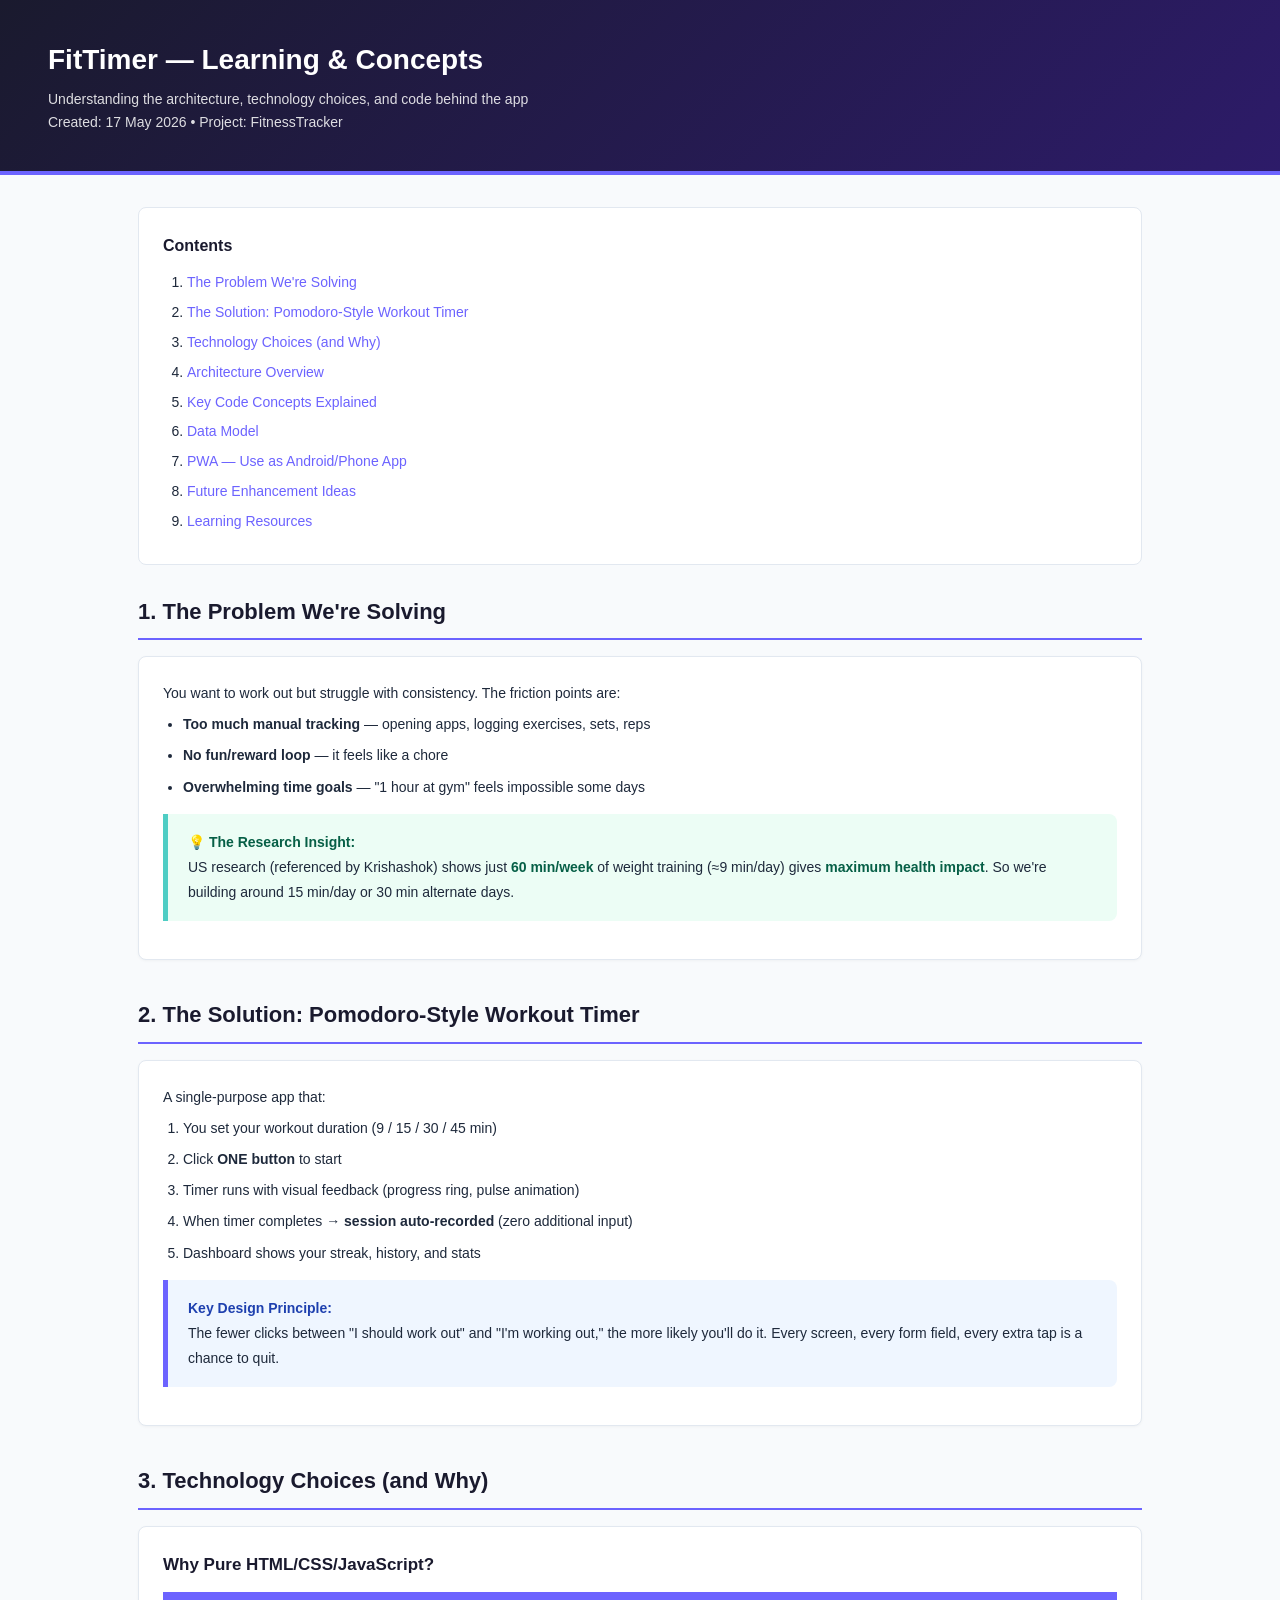
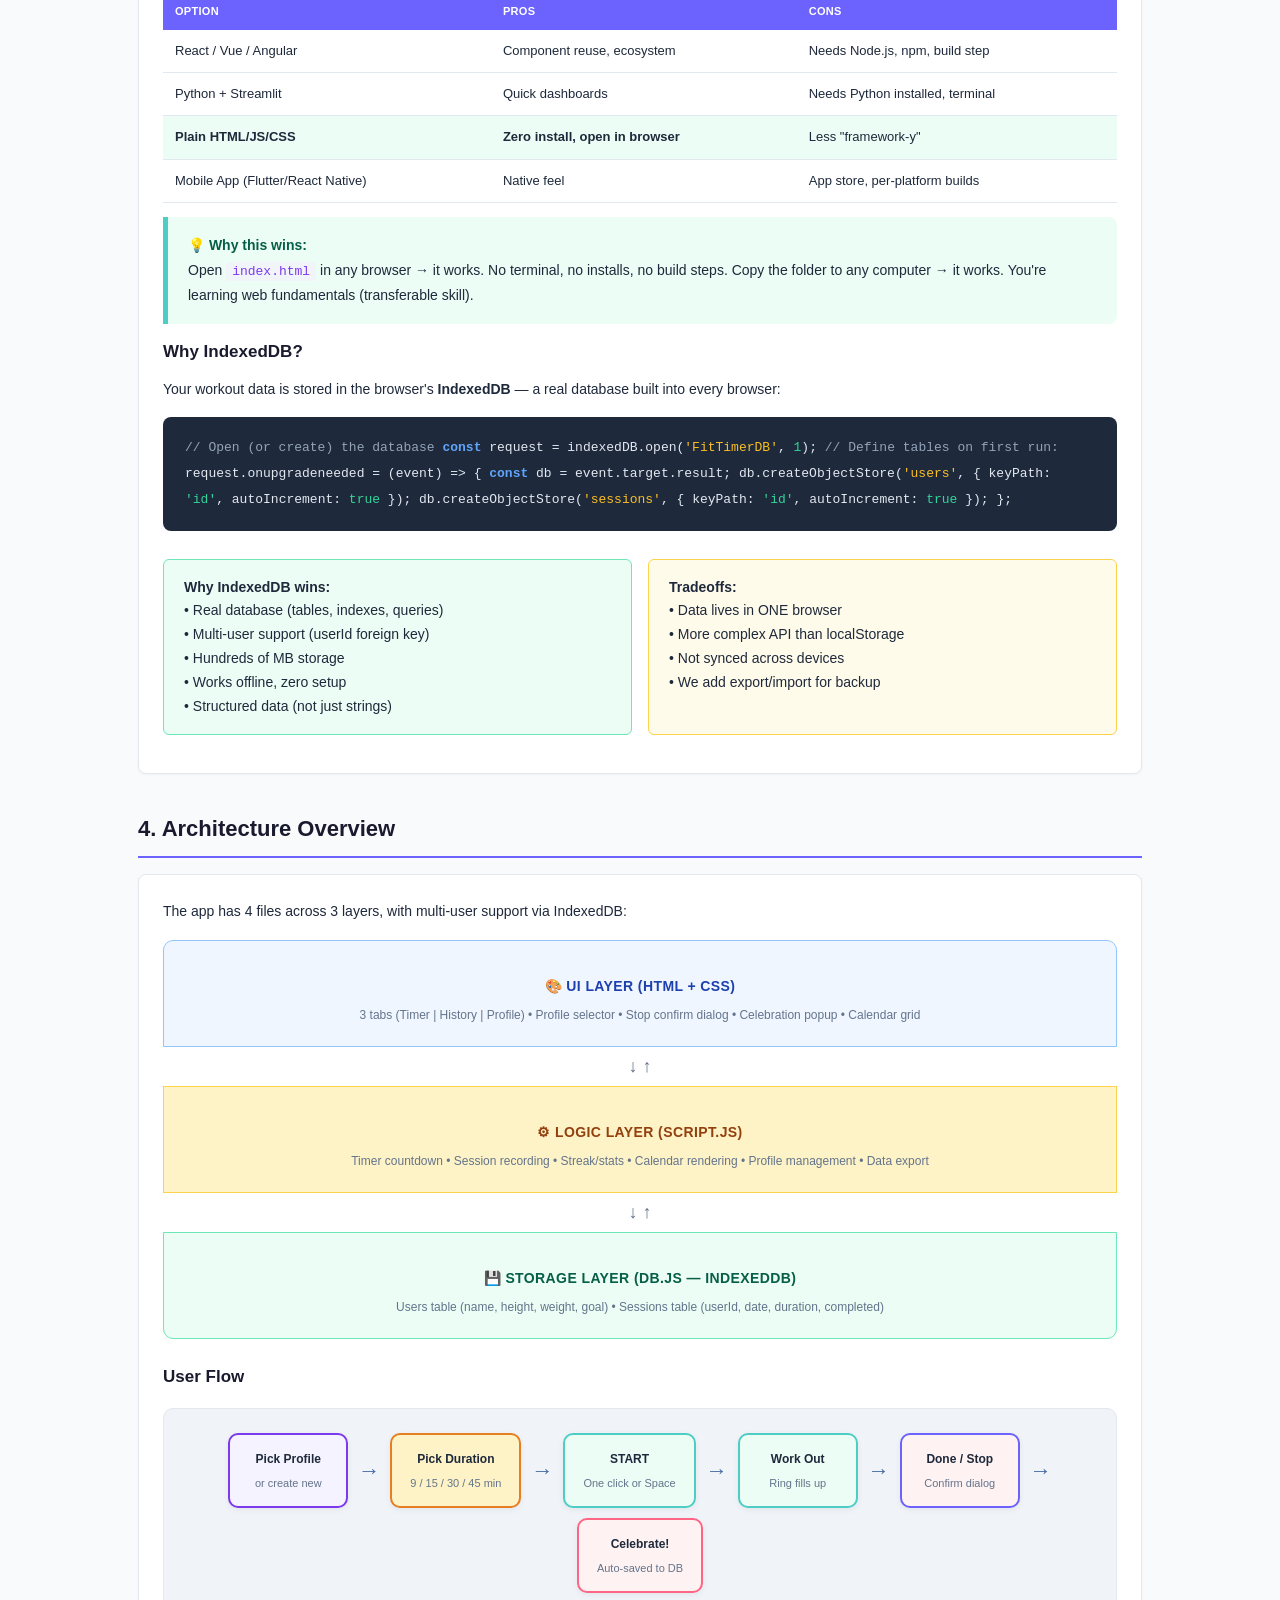
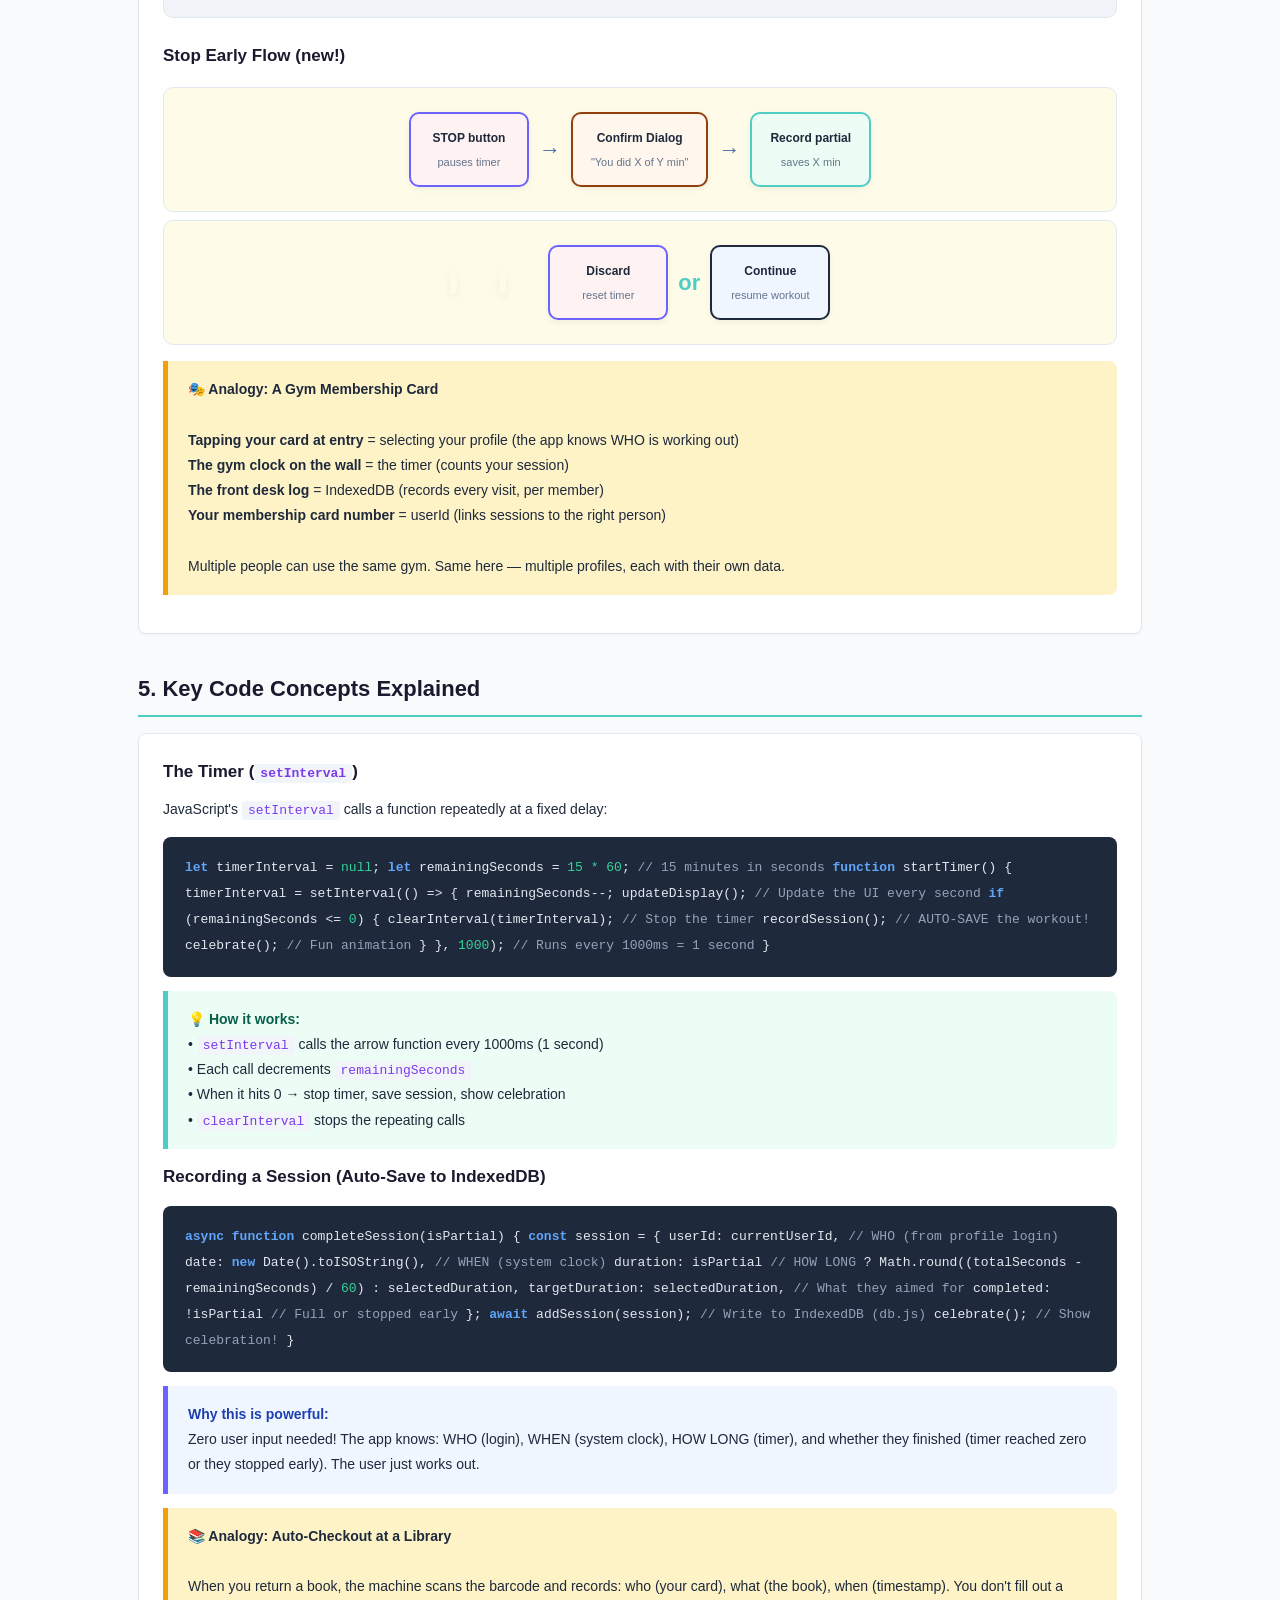
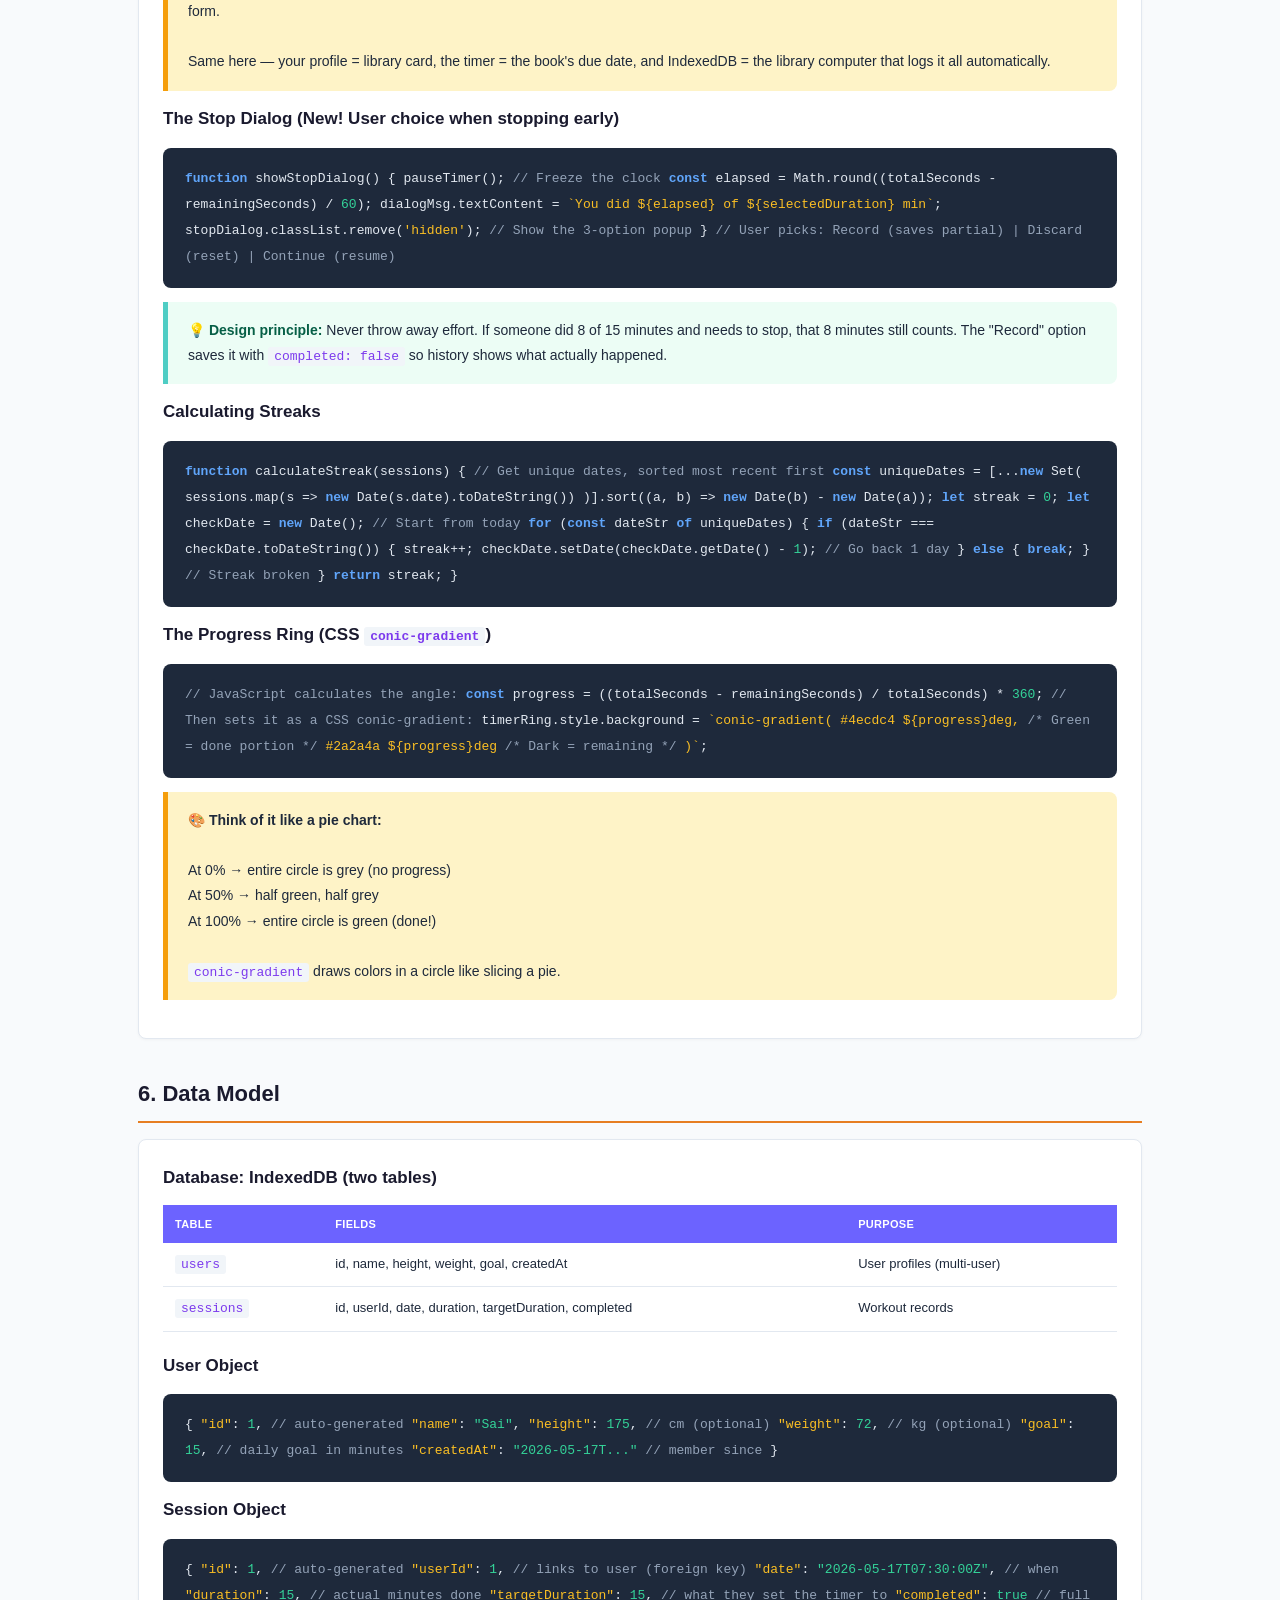
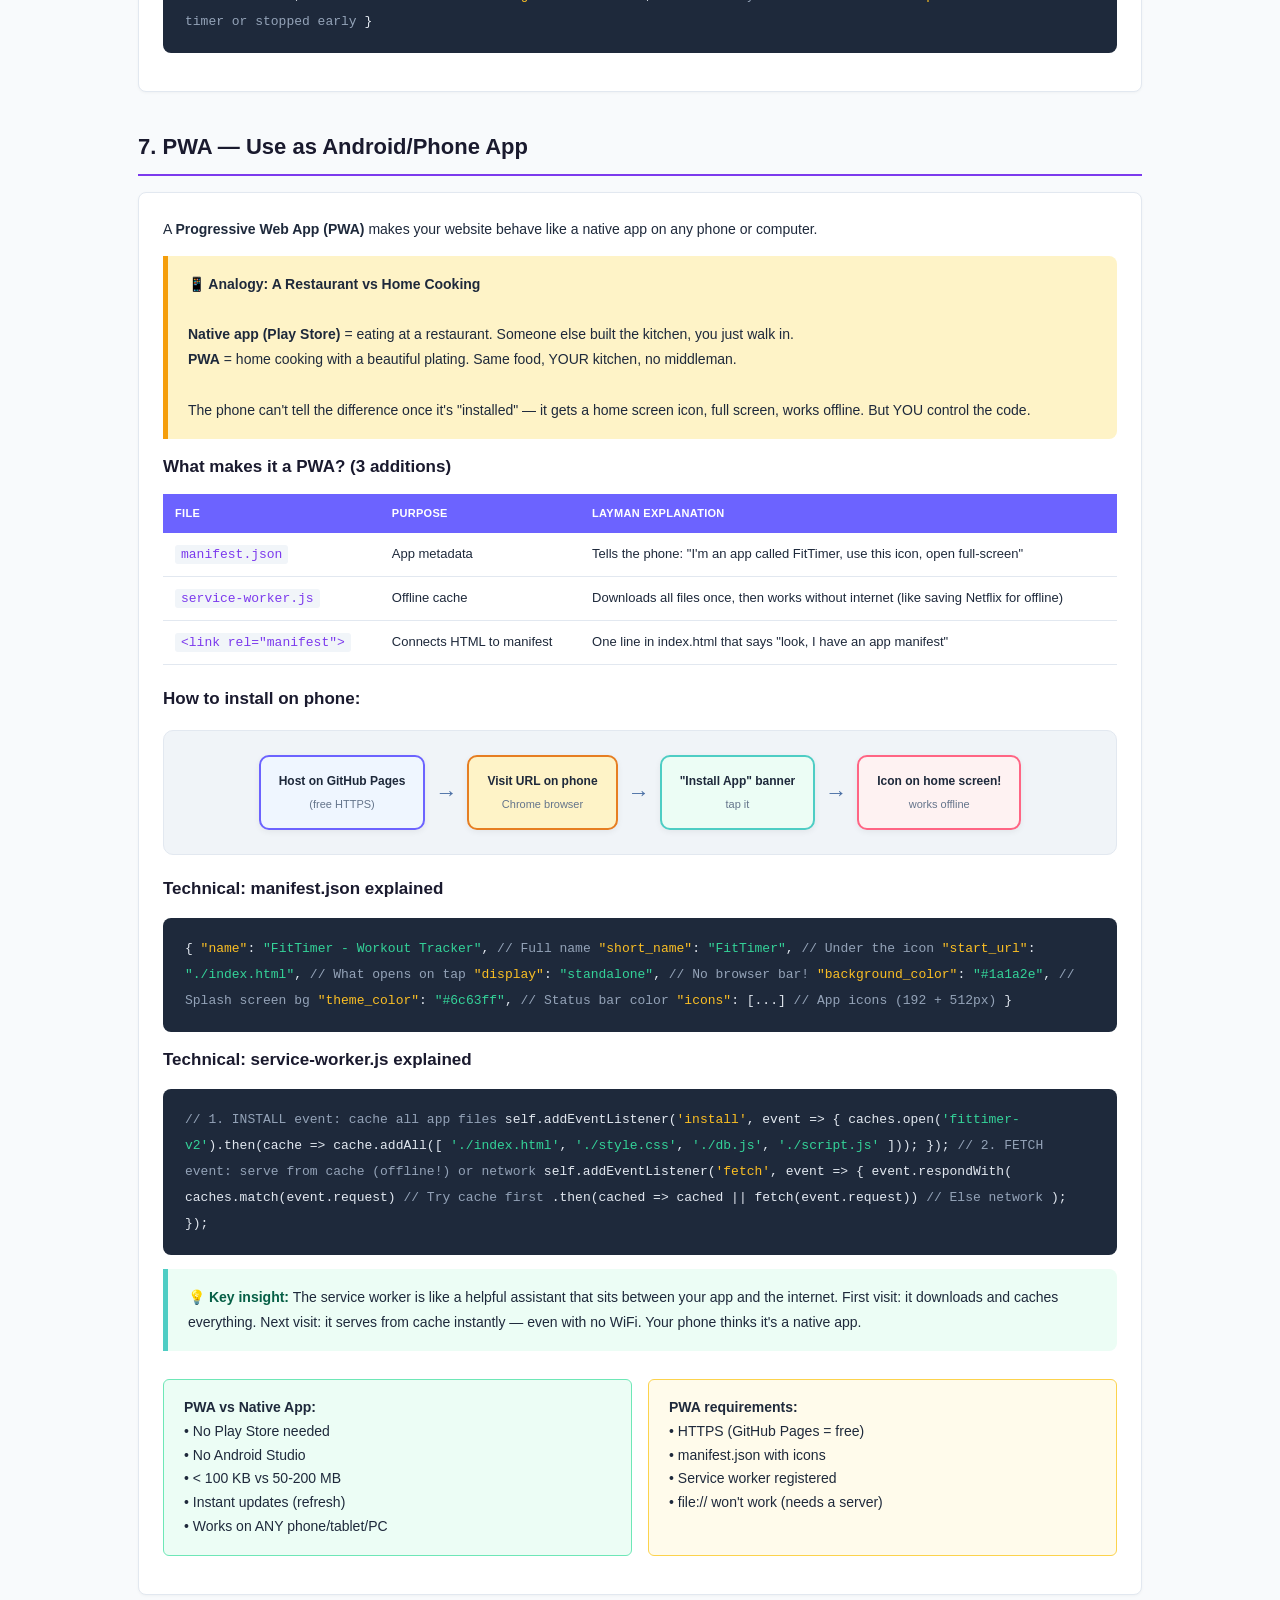
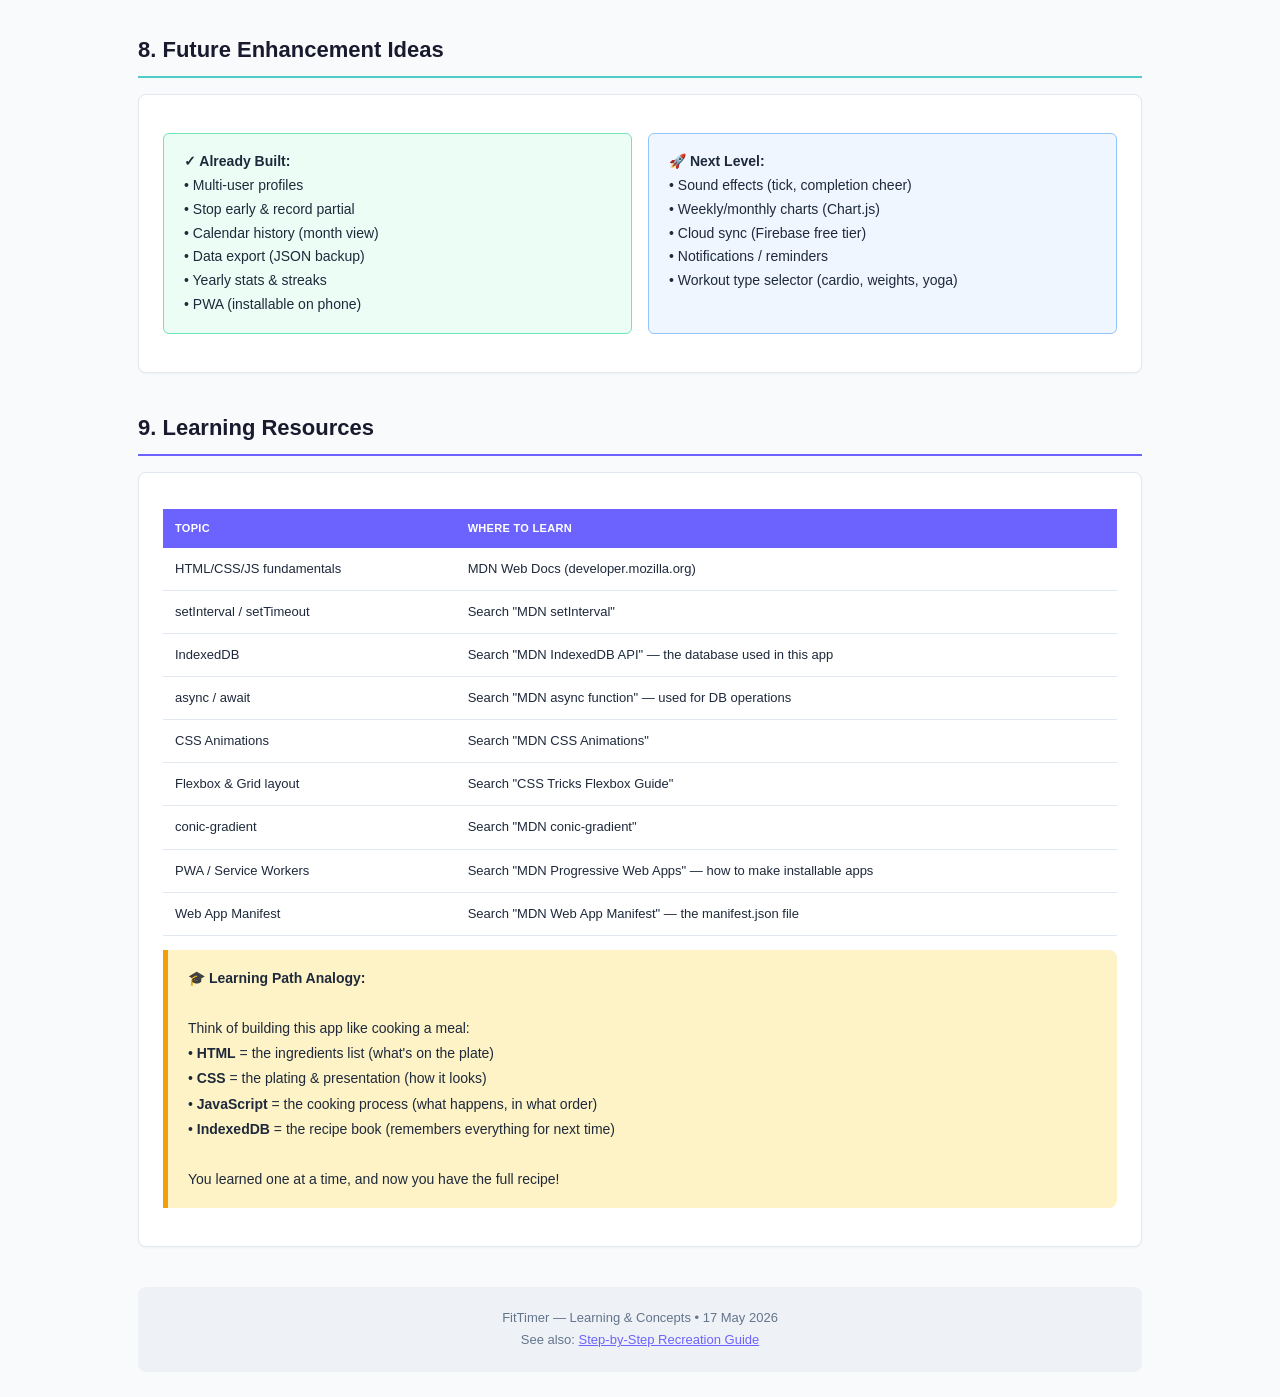
<file: Documentation/01_Learning_and_Concepts.html>
<!DOCTYPE html>
<html lang="en">
<head>
    <meta charset="UTF-8">
    <meta name="viewport" content="width=device-width, initial-scale=1.0">
    <title>FitTimer &mdash; Learning &amp; Concepts</title>
    <style>
        :root{--navy:#1a1a2e;--steel:#4a6fa5;--accent:#6c63ff;--green:#4ecdc4;--orange:#e67e22;--purple:#7c3aed;--pink:#ff6584;--bg:#f8fafc;--card:#fff;--border:#e2e8f0;--text:#1e293b;--muted:#64748b;}
        *{margin:0;padding:0;box-sizing:border-box;}
        body{font-family:'Segoe UI',Inter,sans-serif;background:var(--bg);color:var(--text);line-height:1.7;}
        .hdr{background:linear-gradient(135deg,var(--navy),#2d1b69);color:#fff;padding:36px 48px;border-bottom:4px solid var(--accent);}
        .hdr h1{font-size:28px;font-weight:700;margin-bottom:4px;} .hdr .sub{font-size:14px;opacity:.85;}
        .c{max-width:1100px;margin:0 auto;padding:32px 48px;}
        .st{font-size:22px;font-weight:700;color:var(--navy);margin:36px 0 16px;padding-bottom:8px;border-bottom:2px solid var(--accent);} .st:first-of-type{margin-top:0;}
        .card{background:var(--card);border:1px solid var(--border);border-radius:8px;padding:24px;margin-bottom:20px;box-shadow:0 1px 3px rgba(0,0,0,.04);}
        .card h3{font-size:17px;color:var(--navy);margin-bottom:10px;} .card h4{font-size:14px;color:var(--steel);margin:14px 0 6px;text-transform:uppercase;letter-spacing:.4px;}
        .card p,.card li{font-size:14px;line-height:1.8;} .card ul,.card ol{margin-left:20px;margin-top:6px;} .card li{margin-bottom:6px;}
        code{background:#f1f5f9;padding:2px 6px;border-radius:3px;font-family:Consolas,'JetBrains Mono',monospace;font-size:13px;color:#7c3aed;}
        table{width:100%;border-collapse:collapse;font-size:13px;margin-top:12px;}
        thead th{background:var(--accent);color:#fff;padding:10px 12px;text-align:left;font-weight:600;text-transform:uppercase;letter-spacing:.3px;font-size:11px;}
        tbody td{padding:10px 12px;border-bottom:1px solid var(--border);vertical-align:top;} tbody tr:hover{background:#f1f5f9;}
        .hl{background:#eff6ff;border:1px solid #93c5fd;border-radius:6px;padding:16px 20px;margin:14px 0;font-size:14px;}
        .hl.warn{background:#fffbeb;border-color:#fcd34d;}
        .hl.green{background:#ecfdf5;border-color:#6ee7b7;}
        .hl.pink{background:#fef2f2;border-color:#fca5a5;}
        .toc{background:var(--card);border:1px solid var(--border);border-radius:8px;padding:24px;margin-bottom:28px;}
        .toc h3{font-size:16px;color:var(--navy);margin-bottom:12px;} .toc ol{margin-left:24px;} .toc li{margin-bottom:6px;font-size:14px;}
        .toc a{color:var(--accent);text-decoration:none;} .toc a:hover{text-decoration:underline;}
        .formula-box{background:#1e293b;color:#e2e8f0;border-radius:8px;padding:18px 22px;font-family:Consolas,'JetBrains Mono',monospace;font-size:13px;margin:14px 0;line-height:2;overflow-x:auto;}
        .formula-box .comment{color:#94a3b8;} .formula-box .highlight{color:#60a5fa;font-weight:700;} .formula-box .val{color:#34d399;} .formula-box .key{color:#fbbf24;}
        .insight-box{background:#ecfdf5;border-left:5px solid var(--green);padding:16px 20px;margin:14px 0;border-radius:0 8px 8px 0;font-size:14px;line-height:1.8;}
        .insight-box strong{color:#065f46;}
        .analogy-box{background:#fef3c7;border-left:5px solid #f59e0b;padding:16px 20px;margin:14px 0;border-radius:0 8px 8px 0;font-size:14px;line-height:1.8;}
        .why-box{background:#eff6ff;border-left:5px solid var(--accent);padding:16px 20px;margin:14px 0;border-radius:0 8px 8px 0;font-size:14px;line-height:1.8;}
        .why-box strong{color:#1e40af;}
        .flow{display:flex;align-items:center;justify-content:center;flex-wrap:wrap;gap:10px;padding:24px;background:#f0f4f8;border-radius:10px;margin:16px 0;border:1px solid var(--border);}
        .flow.vertical{flex-direction:column;}
        .fb{background:var(--card);border:2px solid var(--steel);border-radius:10px;padding:14px 18px;font-size:12px;font-weight:600;text-align:center;min-width:120px;box-shadow:0 2px 6px rgba(0,0,0,.06);}
        .fb small{display:block;font-weight:400;color:var(--muted);margin-top:4px;font-size:11px;}
        .fa{font-size:22px;color:var(--steel);font-weight:700;}
        .layer-grid{display:grid;grid-template-columns:1fr;gap:0;margin:16px 0;}
        .layer-box{padding:20px 24px;border:1px solid var(--border);text-align:center;}
        .layer-box h4{font-size:14px;margin-bottom:6px;} .layer-box p{font-size:12px;color:var(--muted);margin:0;}
        .layer-box.ui{background:#eff6ff;border-color:#93c5fd;border-radius:10px 10px 0 0;}
        .layer-box.logic{background:#fef3c7;border-color:#fcd34d;}
        .layer-box.storage{background:#ecfdf5;border-color:#6ee7b7;border-radius:0 0 10px 10px;}
        .layer-connector{text-align:center;font-size:18px;color:var(--muted);padding:4px 0;}
        .g2{display:grid;grid-template-columns:1fr 1fr;gap:16px;} @media(max-width:800px){.g2{grid-template-columns:1fr;}}
        .footer{margin-top:40px;padding:20px;background:#eef2f7;border-radius:8px;text-align:center;font-size:13px;color:var(--muted);}
    </style>
</head>
<body>
    <div class="hdr">
        <h1>FitTimer &mdash; Learning &amp; Concepts</h1>
        <div class="sub">Understanding the architecture, technology choices, and code behind the app<br>
        Created: 17 May 2026 &bull; Project: FitnessTracker</div>
    </div>

    <div class="c">

    <!-- TOC -->
    <div class="toc">
        <h3>Contents</h3>
        <ol>
            <li><a href="#problem">The Problem We're Solving</a></li>
            <li><a href="#solution">The Solution: Pomodoro-Style Workout Timer</a></li>
            <li><a href="#tech">Technology Choices (and Why)</a></li>
            <li><a href="#architecture">Architecture Overview</a></li>
            <li><a href="#code">Key Code Concepts Explained</a></li>
            <li><a href="#data">Data Model</a></li>
            <li><a href="#pwa">PWA &mdash; Use as Android/Phone App</a></li>
            <li><a href="#future">Future Enhancement Ideas</a></li>
            <li><a href="#resources">Learning Resources</a></li>
        </ol>
    </div>

    <!-- SECTION 1 -->
    <h2 class="st" id="problem">1. The Problem We're Solving</h2>
    <div class="card">
        <p>You want to work out but struggle with consistency. The friction points are:</p>
        <ul>
            <li><strong>Too much manual tracking</strong> &mdash; opening apps, logging exercises, sets, reps</li>
            <li><strong>No fun/reward loop</strong> &mdash; it feels like a chore</li>
            <li><strong>Overwhelming time goals</strong> &mdash; "1 hour at gym" feels impossible some days</li>
        </ul>

        <div class="insight-box">
            <strong>&#x1F4A1; The Research Insight:</strong><br>
            US research (referenced by Krishashok) shows just <strong>60 min/week</strong> of weight training (&asymp;9 min/day) gives <strong>maximum health impact</strong>. So we're building around 15 min/day or 30 min alternate days.
        </div>
    </div>

    <!-- SECTION 2 -->
    <h2 class="st" id="solution">2. The Solution: Pomodoro-Style Workout Timer</h2>
    <div class="card">
        <p>A single-purpose app that:</p>
        <ol>
            <li>You set your workout duration (9 / 15 / 30 / 45 min)</li>
            <li>Click <strong>ONE button</strong> to start</li>
            <li>Timer runs with visual feedback (progress ring, pulse animation)</li>
            <li>When timer completes &rarr; <strong>session auto-recorded</strong> (zero additional input)</li>
            <li>Dashboard shows your streak, history, and stats</li>
        </ol>

        <div class="why-box">
            <strong>Key Design Principle:</strong><br>
            The fewer clicks between "I should work out" and "I'm working out," the more likely you'll do it. Every screen, every form field, every extra tap is a chance to quit.
        </div>
    </div>

    <!-- SECTION 3 -->
    <h2 class="st" id="tech">3. Technology Choices (and Why)</h2>
    <div class="card">
        <h3>Why Pure HTML/CSS/JavaScript?</h3>
        <table>
            <thead><tr><th>Option</th><th>Pros</th><th>Cons</th></tr></thead>
            <tbody>
                <tr><td>React / Vue / Angular</td><td>Component reuse, ecosystem</td><td>Needs Node.js, npm, build step</td></tr>
                <tr><td>Python + Streamlit</td><td>Quick dashboards</td><td>Needs Python installed, terminal</td></tr>
                <tr style="background:#ecfdf5;"><td><strong>Plain HTML/JS/CSS</strong></td><td><strong>Zero install, open in browser</strong></td><td>Less "framework-y"</td></tr>
                <tr><td>Mobile App (Flutter/React Native)</td><td>Native feel</td><td>App store, per-platform builds</td></tr>
            </tbody>
        </table>

        <div class="insight-box">
            <strong>&#x1F4A1; Why this wins:</strong><br>
            Open <code>index.html</code> in any browser &rarr; it works. No terminal, no installs, no build steps. Copy the folder to any computer &rarr; it works. You're learning web fundamentals (transferable skill).
        </div>

        <h3>Why IndexedDB?</h3>
        <p>Your workout data is stored in the browser's <strong>IndexedDB</strong> &mdash; a real database built into every browser:</p>

        <div class="formula-box">
<span class="comment">// Open (or create) the database</span>
<span class="highlight">const</span> request = indexedDB.open(<span class="key">'FitTimerDB'</span>, <span class="val">1</span>);

<span class="comment">// Define tables on first run:</span>
request.onupgradeneeded = (event) => {
    <span class="highlight">const</span> db = event.target.result;
    db.createObjectStore(<span class="key">'users'</span>, { keyPath: <span class="val">'id'</span>, autoIncrement: <span class="val">true</span> });
    db.createObjectStore(<span class="key">'sessions'</span>, { keyPath: <span class="val">'id'</span>, autoIncrement: <span class="val">true</span> });
};
        </div>

        <div class="g2">
            <div class="hl green">
                <strong>Why IndexedDB wins:</strong><br>
                &bull; Real database (tables, indexes, queries)<br>
                &bull; Multi-user support (userId foreign key)<br>
                &bull; Hundreds of MB storage<br>
                &bull; Works offline, zero setup<br>
                &bull; Structured data (not just strings)
            </div>
            <div class="hl warn">
                <strong>Tradeoffs:</strong><br>
                &bull; Data lives in ONE browser<br>
                &bull; More complex API than localStorage<br>
                &bull; Not synced across devices<br>
                &bull; We add export/import for backup
            </div>
        </div>
    </div>

    <!-- SECTION 4 -->
    <h2 class="st" id="architecture">4. Architecture Overview</h2>
    <div class="card">
        <p>The app has 4 files across 3 layers, with multi-user support via IndexedDB:</p>

        <!-- Visual Layer Diagram -->
        <div class="layer-grid">
            <div class="layer-box ui">
                <h4 style="color:#1e40af;">&#127912; UI Layer (HTML + CSS)</h4>
                <p>3 tabs (Timer | History | Profile) &bull; Profile selector &bull; Stop confirm dialog &bull; Celebration popup &bull; Calendar grid</p>
            </div>
            <div class="layer-connector">&darr; &uarr;</div>
            <div class="layer-box logic">
                <h4 style="color:#92400e;">&#9881; Logic Layer (script.js)</h4>
                <p>Timer countdown &bull; Session recording &bull; Streak/stats &bull; Calendar rendering &bull; Profile management &bull; Data export</p>
            </div>
            <div class="layer-connector">&darr; &uarr;</div>
            <div class="layer-box storage">
                <h4 style="color:#065f46;">&#128190; Storage Layer (db.js &mdash; IndexedDB)</h4>
                <p>Users table (name, height, weight, goal) &bull; Sessions table (userId, date, duration, completed)</p>
            </div>
        </div>

        <!-- User Flow Diagram -->
        <h3 style="margin-top:24px;">User Flow</h3>
        <div class="flow">
            <div class="fb" style="border-color:var(--purple);background:#f5f3ff;"><strong>Pick Profile</strong><small>or create new</small></div>
            <span class="fa">&rarr;</span>
            <div class="fb" style="border-color:var(--orange);background:#fef3c7;"><strong>Pick Duration</strong><small>9 / 15 / 30 / 45 min</small></div>
            <span class="fa">&rarr;</span>
            <div class="fb" style="border-color:var(--green);background:#ecfdf5;"><strong>START</strong><small>One click or Space</small></div>
            <span class="fa">&rarr;</span>
            <div class="fb" style="border-color:var(--green);background:#ecfdf5;"><strong>Work Out</strong><small>Ring fills up</small></div>
            <span class="fa">&rarr;</span>
            <div class="fb" style="border-color:var(--accent);background:#fef2f2;"><strong>Done / Stop</strong><small>Confirm dialog</small></div>
            <span class="fa">&rarr;</span>
            <div class="fb" style="border-color:var(--pink);background:#fef2f2;"><strong>Celebrate!</strong><small>Auto-saved to DB</small></div>
        </div>

        <!-- Stop Flow -->
        <h3 style="margin-top:24px;">Stop Early Flow (new!)</h3>
        <div class="flow" style="background:#fefce8;">
            <div class="fb" style="border-color:var(--accent);background:#fef2f2;"><strong>STOP button</strong><small>pauses timer</small></div>
            <span class="fa">&rarr;</span>
            <div class="fb" style="border-color:#92400e;background:#fff7ed;"><strong>Confirm Dialog</strong><small>"You did X of Y min"</small></div>
            <span class="fa">&rarr;</span>
            <div class="fb" style="border-color:var(--green);background:#ecfdf5;"><strong>Record partial</strong><small>saves X min</small></div>
        </div>
        <div class="flow" style="background:#fefce8;margin-top:-8px;">
            <div class="fb" style="border-color:transparent;background:transparent;min-width:auto;padding:0;">&nbsp;</div>
            <span class="fa" style="visibility:hidden;">&rarr;</span>
            <div class="fb" style="border-color:transparent;background:transparent;min-width:auto;padding:0;">&nbsp;</div>
            <span class="fa" style="visibility:hidden;">&rarr;</span>
            <div class="fb" style="border-color:var(--accent);background:#fef2f2;"><strong>Discard</strong><small>reset timer</small></div>
            <span class="fa" style="color:var(--green);">or</span>
            <div class="fb" style="border-color:var(--primary);background:#eff6ff;"><strong>Continue</strong><small>resume workout</small></div>
        </div>

        <div class="analogy-box">
            <strong>&#127917; Analogy: A Gym Membership Card</strong><br><br>
            <strong>Tapping your card at entry</strong> = selecting your profile (the app knows WHO is working out)<br>
            <strong>The gym clock on the wall</strong> = the timer (counts your session)<br>
            <strong>The front desk log</strong> = IndexedDB (records every visit, per member)<br>
            <strong>Your membership card number</strong> = userId (links sessions to the right person)<br><br>
            Multiple people can use the same gym. Same here &mdash; multiple profiles, each with their own data.
        </div>
    </div>

    <!-- SECTION 5 -->
    <h2 class="st" id="code" style="border-color:var(--green);">5. Key Code Concepts Explained</h2>
    <div class="card">
        <h3>The Timer (<code>setInterval</code>)</h3>
        <p>JavaScript's <code>setInterval</code> calls a function repeatedly at a fixed delay:</p>

        <div class="formula-box">
<span class="highlight">let</span> timerInterval = <span class="val">null</span>;
<span class="highlight">let</span> remainingSeconds = <span class="val">15 * 60</span>; <span class="comment">// 15 minutes in seconds</span>

<span class="highlight">function</span> startTimer() {
    timerInterval = setInterval(() => {
        remainingSeconds--;
        updateDisplay();            <span class="comment">// Update the UI every second</span>
        <span class="highlight">if</span> (remainingSeconds <= <span class="val">0</span>) {
            clearInterval(timerInterval);  <span class="comment">// Stop the timer</span>
            recordSession();               <span class="comment">// AUTO-SAVE the workout!</span>
            celebrate();                   <span class="comment">// Fun animation</span>
        }
    }, <span class="val">1000</span>); <span class="comment">// Runs every 1000ms = 1 second</span>
}
        </div>

        <div class="insight-box">
            <strong>&#x1F4A1; How it works:</strong><br>
            &bull; <code>setInterval</code> calls the arrow function every 1000ms (1 second)<br>
            &bull; Each call decrements <code>remainingSeconds</code><br>
            &bull; When it hits 0 &rarr; stop timer, save session, show celebration<br>
            &bull; <code>clearInterval</code> stops the repeating calls
        </div>

        <h3>Recording a Session (Auto-Save to IndexedDB)</h3>

        <div class="formula-box">
<span class="highlight">async function</span> completeSession(isPartial) {
    <span class="highlight">const</span> session = {
        userId: currentUserId,                       <span class="comment">// WHO (from profile login)</span>
        date: <span class="highlight">new</span> Date().toISOString(),              <span class="comment">// WHEN (system clock)</span>
        duration: isPartial                          <span class="comment">// HOW LONG</span>
            ? Math.round((totalSeconds - remainingSeconds) / <span class="val">60</span>)
            : selectedDuration,
        targetDuration: selectedDuration,            <span class="comment">// What they aimed for</span>
        completed: !isPartial                        <span class="comment">// Full or stopped early</span>
    };

    <span class="highlight">await</span> addSession(session);   <span class="comment">// Write to IndexedDB (db.js)</span>
    celebrate();                  <span class="comment">// Show celebration!</span>
}
        </div>

        <div class="why-box">
            <strong>Why this is powerful:</strong><br>
            Zero user input needed! The app knows: WHO (login), WHEN (system clock), HOW LONG (timer), and whether they finished (timer reached zero or they stopped early). The user just works out.
        </div>

        <div class="analogy-box">
            <strong>&#128218; Analogy: Auto-Checkout at a Library</strong><br><br>
            When you return a book, the machine scans the barcode and records: who (your card), what (the book), when (timestamp). You don't fill out a form.<br><br>
            Same here &mdash; your profile = library card, the timer = the book's due date, and IndexedDB = the library computer that logs it all automatically.
        </div>

        <h3>The Stop Dialog (New! User choice when stopping early)</h3>
        <div class="formula-box">
<span class="highlight">function</span> showStopDialog() {
    pauseTimer();                                    <span class="comment">// Freeze the clock</span>
    <span class="highlight">const</span> elapsed = Math.round((totalSeconds - remainingSeconds) / <span class="val">60</span>);
    dialogMsg.textContent = <span class="key">`You did ${elapsed} of ${selectedDuration} min`</span>;
    stopDialog.classList.remove(<span class="key">'hidden'</span>);           <span class="comment">// Show the 3-option popup</span>
}
<span class="comment">// User picks: Record (saves partial) | Discard (reset) | Continue (resume)</span>
        </div>

        <div class="insight-box">
            <strong>&#x1F4A1; Design principle:</strong> Never throw away effort. If someone did 8 of 15 minutes and needs to stop, that 8 minutes still counts. The "Record" option saves it with <code>completed: false</code> so history shows what actually happened.
        </div>

        <h3>Calculating Streaks</h3>
        <div class="formula-box">
<span class="highlight">function</span> calculateStreak(sessions) {
    <span class="comment">// Get unique dates, sorted most recent first</span>
    <span class="highlight">const</span> uniqueDates = [...<span class="highlight">new</span> Set(
        sessions.map(s => <span class="highlight">new</span> Date(s.date).toDateString())
    )].sort((a, b) => <span class="highlight">new</span> Date(b) - <span class="highlight">new</span> Date(a));

    <span class="highlight">let</span> streak = <span class="val">0</span>;
    <span class="highlight">let</span> checkDate = <span class="highlight">new</span> Date();  <span class="comment">// Start from today</span>

    <span class="highlight">for</span> (<span class="highlight">const</span> dateStr <span class="highlight">of</span> uniqueDates) {
        <span class="highlight">if</span> (dateStr === checkDate.toDateString()) {
            streak++;
            checkDate.setDate(checkDate.getDate() - <span class="val">1</span>); <span class="comment">// Go back 1 day</span>
        } <span class="highlight">else</span> { <span class="highlight">break</span>; } <span class="comment">// Streak broken</span>
    }
    <span class="highlight">return</span> streak;
}
        </div>

        <h3>The Progress Ring (CSS <code>conic-gradient</code>)</h3>
        <div class="formula-box">
<span class="comment">// JavaScript calculates the angle:</span>
<span class="highlight">const</span> progress = ((totalSeconds - remainingSeconds) / totalSeconds) * <span class="val">360</span>;

<span class="comment">// Then sets it as a CSS conic-gradient:</span>
timerRing.style.background = <span class="key">`conic-gradient(
    #4ecdc4 ${progress}deg,   </span><span class="comment">/* Green = done portion */</span><span class="key">
    #2a2a4a ${progress}deg    </span><span class="comment">/* Dark = remaining */</span><span class="key">
)`</span>;
        </div>

        <div class="analogy-box">
            <strong>&#127912; Think of it like a pie chart:</strong><br><br>
            At 0% &rarr; entire circle is grey (no progress)<br>
            At 50% &rarr; half green, half grey<br>
            At 100% &rarr; entire circle is green (done!)<br><br>
            <code>conic-gradient</code> draws colors in a circle like slicing a pie.
        </div>
    </div>

    <!-- SECTION 6 -->
    <h2 class="st" id="data" style="border-color:var(--orange);">6. Data Model</h2>
    <div class="card">
        <h3>Database: IndexedDB (two tables)</h3>
        <table>
            <thead><tr><th>Table</th><th>Fields</th><th>Purpose</th></tr></thead>
            <tbody>
                <tr><td><code>users</code></td><td>id, name, height, weight, goal, createdAt</td><td>User profiles (multi-user)</td></tr>
                <tr><td><code>sessions</code></td><td>id, userId, date, duration, targetDuration, completed</td><td>Workout records</td></tr>
            </tbody>
        </table>

        <h3 style="margin-top:20px;">User Object</h3>
        <div class="formula-box">
{
    <span class="key">"id"</span>: <span class="val">1</span>,                          <span class="comment">// auto-generated</span>
    <span class="key">"name"</span>: <span class="val">"Sai"</span>,
    <span class="key">"height"</span>: <span class="val">175</span>,                    <span class="comment">// cm (optional)</span>
    <span class="key">"weight"</span>: <span class="val">72</span>,                     <span class="comment">// kg (optional)</span>
    <span class="key">"goal"</span>: <span class="val">15</span>,                       <span class="comment">// daily goal in minutes</span>
    <span class="key">"createdAt"</span>: <span class="val">"2026-05-17T..."</span>     <span class="comment">// member since</span>
}
        </div>

        <h3>Session Object</h3>
        <div class="formula-box">
{
    <span class="key">"id"</span>: <span class="val">1</span>,                          <span class="comment">// auto-generated</span>
    <span class="key">"userId"</span>: <span class="val">1</span>,                      <span class="comment">// links to user (foreign key)</span>
    <span class="key">"date"</span>: <span class="val">"2026-05-17T07:30:00Z"</span>,   <span class="comment">// when</span>
    <span class="key">"duration"</span>: <span class="val">15</span>,                   <span class="comment">// actual minutes done</span>
    <span class="key">"targetDuration"</span>: <span class="val">15</span>,             <span class="comment">// what they set the timer to</span>
    <span class="key">"completed"</span>: <span class="val">true</span>                  <span class="comment">// full timer or stopped early</span>
}
        </div>
    </div>

    <!-- SECTION 7 -->
    <h2 class="st" id="pwa" style="border-color:var(--purple);">7. PWA &mdash; Use as Android/Phone App</h2>
    <div class="card">
        <p>A <strong>Progressive Web App (PWA)</strong> makes your website behave like a native app on any phone or computer.</p>

        <div class="analogy-box">
            <strong>&#128241; Analogy: A Restaurant vs Home Cooking</strong><br><br>
            <strong>Native app (Play Store)</strong> = eating at a restaurant. Someone else built the kitchen, you just walk in.<br>
            <strong>PWA</strong> = home cooking with a beautiful plating. Same food, YOUR kitchen, no middleman.<br><br>
            The phone can't tell the difference once it's "installed" &mdash; it gets a home screen icon, full screen, works offline. But YOU control the code.
        </div>

        <h3>What makes it a PWA? (3 additions)</h3>
        <table>
            <thead><tr><th>File</th><th>Purpose</th><th>Layman Explanation</th></tr></thead>
            <tbody>
                <tr><td><code>manifest.json</code></td><td>App metadata</td><td>Tells the phone: "I'm an app called FitTimer, use this icon, open full-screen"</td></tr>
                <tr><td><code>service-worker.js</code></td><td>Offline cache</td><td>Downloads all files once, then works without internet (like saving Netflix for offline)</td></tr>
                <tr><td><code>&lt;link rel="manifest"&gt;</code></td><td>Connects HTML to manifest</td><td>One line in index.html that says "look, I have an app manifest"</td></tr>
            </tbody>
        </table>

        <h3 style="margin-top:20px;">How to install on phone:</h3>
        <div class="flow">
            <div class="fb" style="border-color:var(--accent);background:#eff6ff;"><strong>Host on GitHub Pages</strong><small>(free HTTPS)</small></div>
            <span class="fa">&rarr;</span>
            <div class="fb" style="border-color:var(--orange);background:#fef3c7;"><strong>Visit URL on phone</strong><small>Chrome browser</small></div>
            <span class="fa">&rarr;</span>
            <div class="fb" style="border-color:var(--green);background:#ecfdf5;"><strong>"Install App" banner</strong><small>tap it</small></div>
            <span class="fa">&rarr;</span>
            <div class="fb" style="border-color:var(--pink);background:#fef2f2;"><strong>Icon on home screen!</strong><small>works offline</small></div>
        </div>

        <h3 style="margin-top:20px;">Technical: manifest.json explained</h3>
        <div class="formula-box">
{
    <span class="key">"name"</span>: <span class="val">"FitTimer - Workout Tracker"</span>,    <span class="comment">// Full name</span>
    <span class="key">"short_name"</span>: <span class="val">"FitTimer"</span>,               <span class="comment">// Under the icon</span>
    <span class="key">"start_url"</span>: <span class="val">"./index.html"</span>,            <span class="comment">// What opens on tap</span>
    <span class="key">"display"</span>: <span class="val">"standalone"</span>,               <span class="comment">// No browser bar!</span>
    <span class="key">"background_color"</span>: <span class="val">"#1a1a2e"</span>,        <span class="comment">// Splash screen bg</span>
    <span class="key">"theme_color"</span>: <span class="val">"#6c63ff"</span>,             <span class="comment">// Status bar color</span>
    <span class="key">"icons"</span>: [...]                          <span class="comment">// App icons (192 + 512px)</span>
}
        </div>

        <h3>Technical: service-worker.js explained</h3>
        <div class="formula-box">
<span class="comment">// 1. INSTALL event: cache all app files</span>
self.addEventListener(<span class="key">'install'</span>, event => {
    caches.open(<span class="val">'fittimer-v2'</span>).then(cache => cache.addAll([
        <span class="val">'./index.html'</span>, <span class="val">'./style.css'</span>, <span class="val">'./db.js'</span>, <span class="val">'./script.js'</span>
    ]));
});

<span class="comment">// 2. FETCH event: serve from cache (offline!) or network</span>
self.addEventListener(<span class="key">'fetch'</span>, event => {
    event.respondWith(
        caches.match(event.request)    <span class="comment">// Try cache first</span>
            .then(cached => cached || fetch(event.request))  <span class="comment">// Else network</span>
    );
});
        </div>

        <div class="insight-box">
            <strong>&#x1F4A1; Key insight:</strong> The service worker is like a helpful assistant that sits between your app and the internet. First visit: it downloads and caches everything. Next visit: it serves from cache instantly &mdash; even with no WiFi. Your phone thinks it's a native app.
        </div>

        <div class="g2">
            <div class="hl green">
                <strong>PWA vs Native App:</strong><br>
                &bull; No Play Store needed<br>
                &bull; No Android Studio<br>
                &bull; < 100 KB vs 50-200 MB<br>
                &bull; Instant updates (refresh)<br>
                &bull; Works on ANY phone/tablet/PC
            </div>
            <div class="hl warn">
                <strong>PWA requirements:</strong><br>
                &bull; HTTPS (GitHub Pages = free)<br>
                &bull; manifest.json with icons<br>
                &bull; Service worker registered<br>
                &bull; file:// won't work (needs a server)
            </div>
        </div>
    </div>

    <!-- SECTION 8 -->
    <h2 class="st" id="future" style="border-color:var(--green);">8. Future Enhancement Ideas</h2>
    <div class="card">
        <div class="g2">
            <div class="hl green">
                <strong>&#10003; Already Built:</strong><br>
                &bull; Multi-user profiles<br>
                &bull; Stop early &amp; record partial<br>
                &bull; Calendar history (month view)<br>
                &bull; Data export (JSON backup)<br>
                &bull; Yearly stats &amp; streaks<br>
                &bull; PWA (installable on phone)
            </div>
            <div class="hl">
                <strong>&#128640; Next Level:</strong><br>
                &bull; Sound effects (tick, completion cheer)<br>
                &bull; Weekly/monthly charts (Chart.js)<br>
                &bull; Cloud sync (Firebase free tier)<br>
                &bull; Notifications / reminders<br>
                &bull; Workout type selector (cardio, weights, yoga)
            </div>
        </div>
    </div>

    <!-- SECTION 9 -->
    <h2 class="st" id="resources">9. Learning Resources</h2>
    <div class="card">
        <table>
            <thead><tr><th>Topic</th><th>Where to Learn</th></tr></thead>
            <tbody>
                <tr><td>HTML/CSS/JS fundamentals</td><td>MDN Web Docs (developer.mozilla.org)</td></tr>
                <tr><td>setInterval / setTimeout</td><td>Search "MDN setInterval"</td></tr>
                <tr><td>IndexedDB</td><td>Search "MDN IndexedDB API" &mdash; the database used in this app</td></tr>
                <tr><td>async / await</td><td>Search "MDN async function" &mdash; used for DB operations</td></tr>
                <tr><td>CSS Animations</td><td>Search "MDN CSS Animations"</td></tr>
                <tr><td>Flexbox &amp; Grid layout</td><td>Search "CSS Tricks Flexbox Guide"</td></tr>
                <tr><td>conic-gradient</td><td>Search "MDN conic-gradient"</td></tr>
                <tr><td>PWA / Service Workers</td><td>Search "MDN Progressive Web Apps" &mdash; how to make installable apps</td></tr>
                <tr><td>Web App Manifest</td><td>Search "MDN Web App Manifest" &mdash; the manifest.json file</td></tr>
            </tbody>
        </table>

        <div class="analogy-box">
            <strong>&#127891; Learning Path Analogy:</strong><br><br>
            Think of building this app like cooking a meal:<br>
            &bull; <strong>HTML</strong> = the ingredients list (what's on the plate)<br>
            &bull; <strong>CSS</strong> = the plating &amp; presentation (how it looks)<br>
            &bull; <strong>JavaScript</strong> = the cooking process (what happens, in what order)<br>
            &bull; <strong>IndexedDB</strong> = the recipe book (remembers everything for next time)<br><br>
            You learned one at a time, and now you have the full recipe!
        </div>
    </div>

    <div class="footer">
        FitTimer &mdash; Learning &amp; Concepts &bull; 17 May 2026<br>
        See also: <a href="02_Step_by_Step_Guide.html" style="color:var(--accent);">Step-by-Step Recreation Guide</a>
    </div>

    </div>
</body>
</html>
</file>
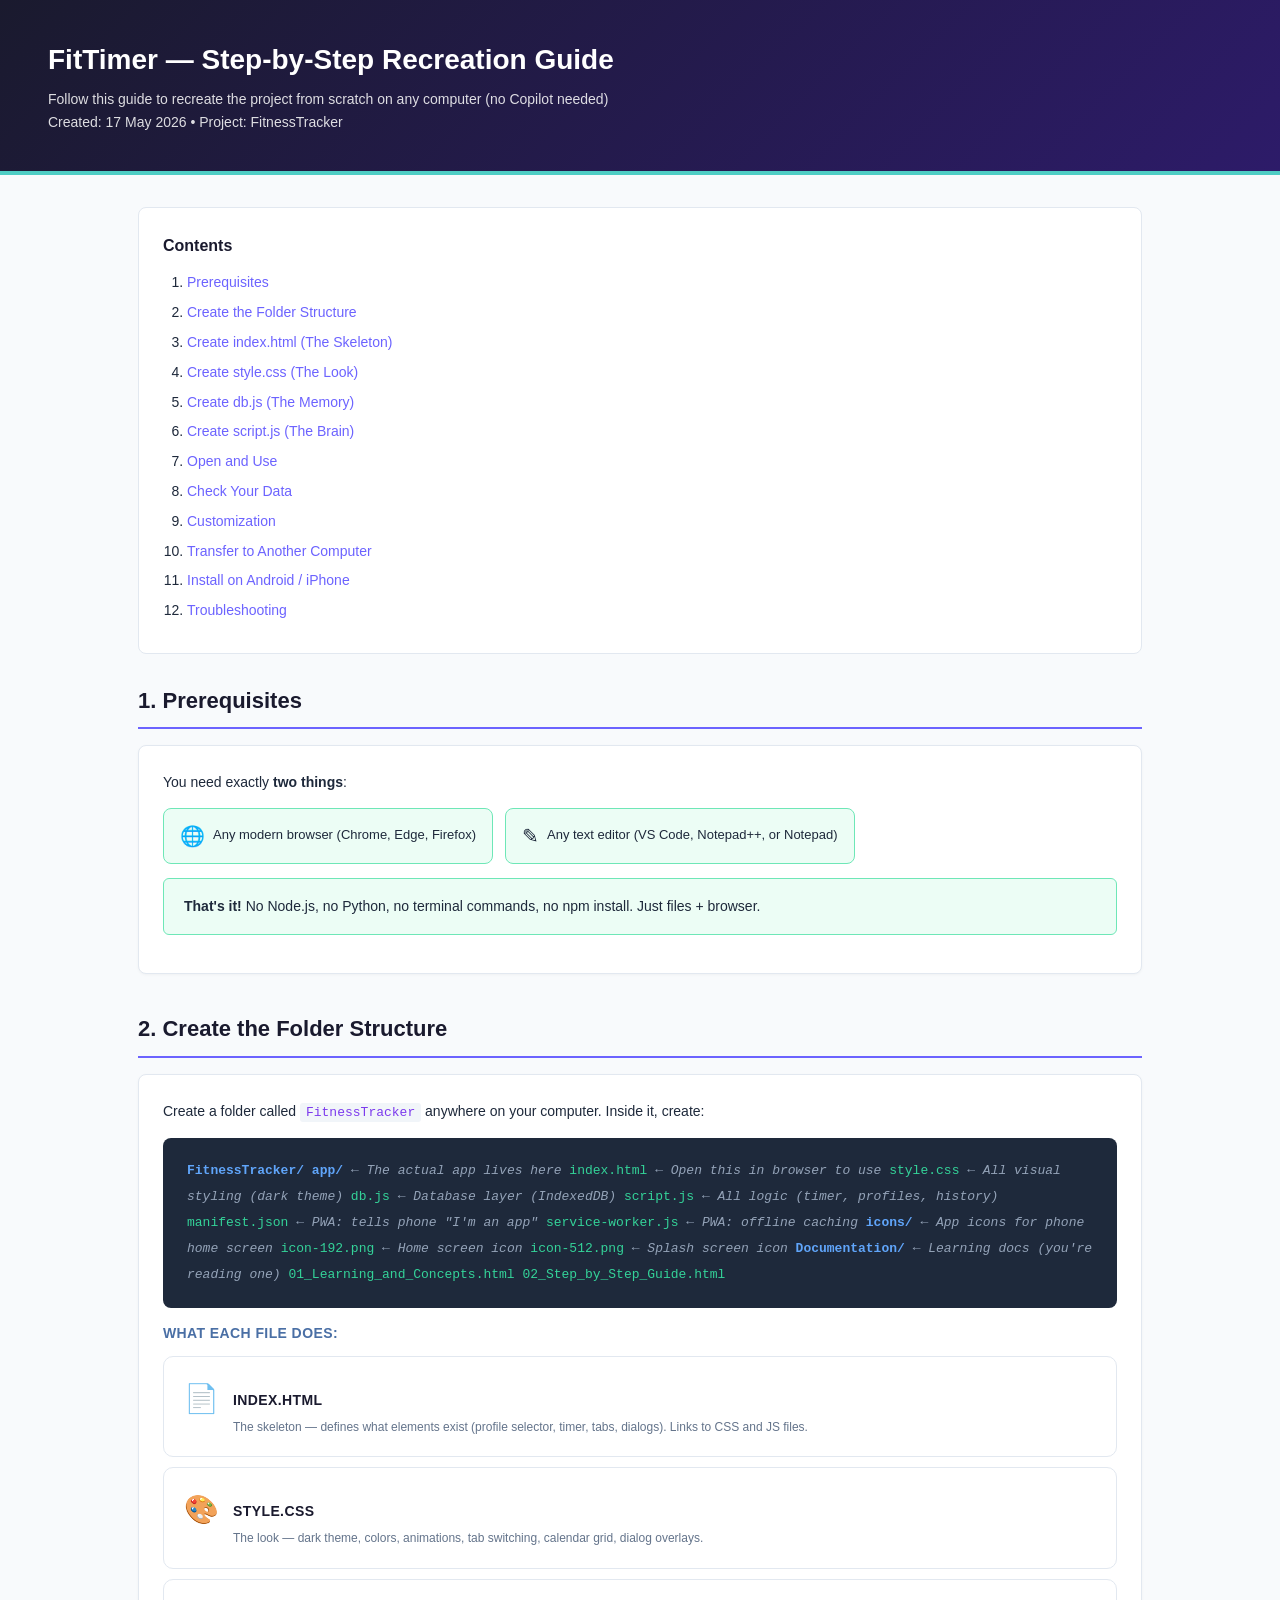
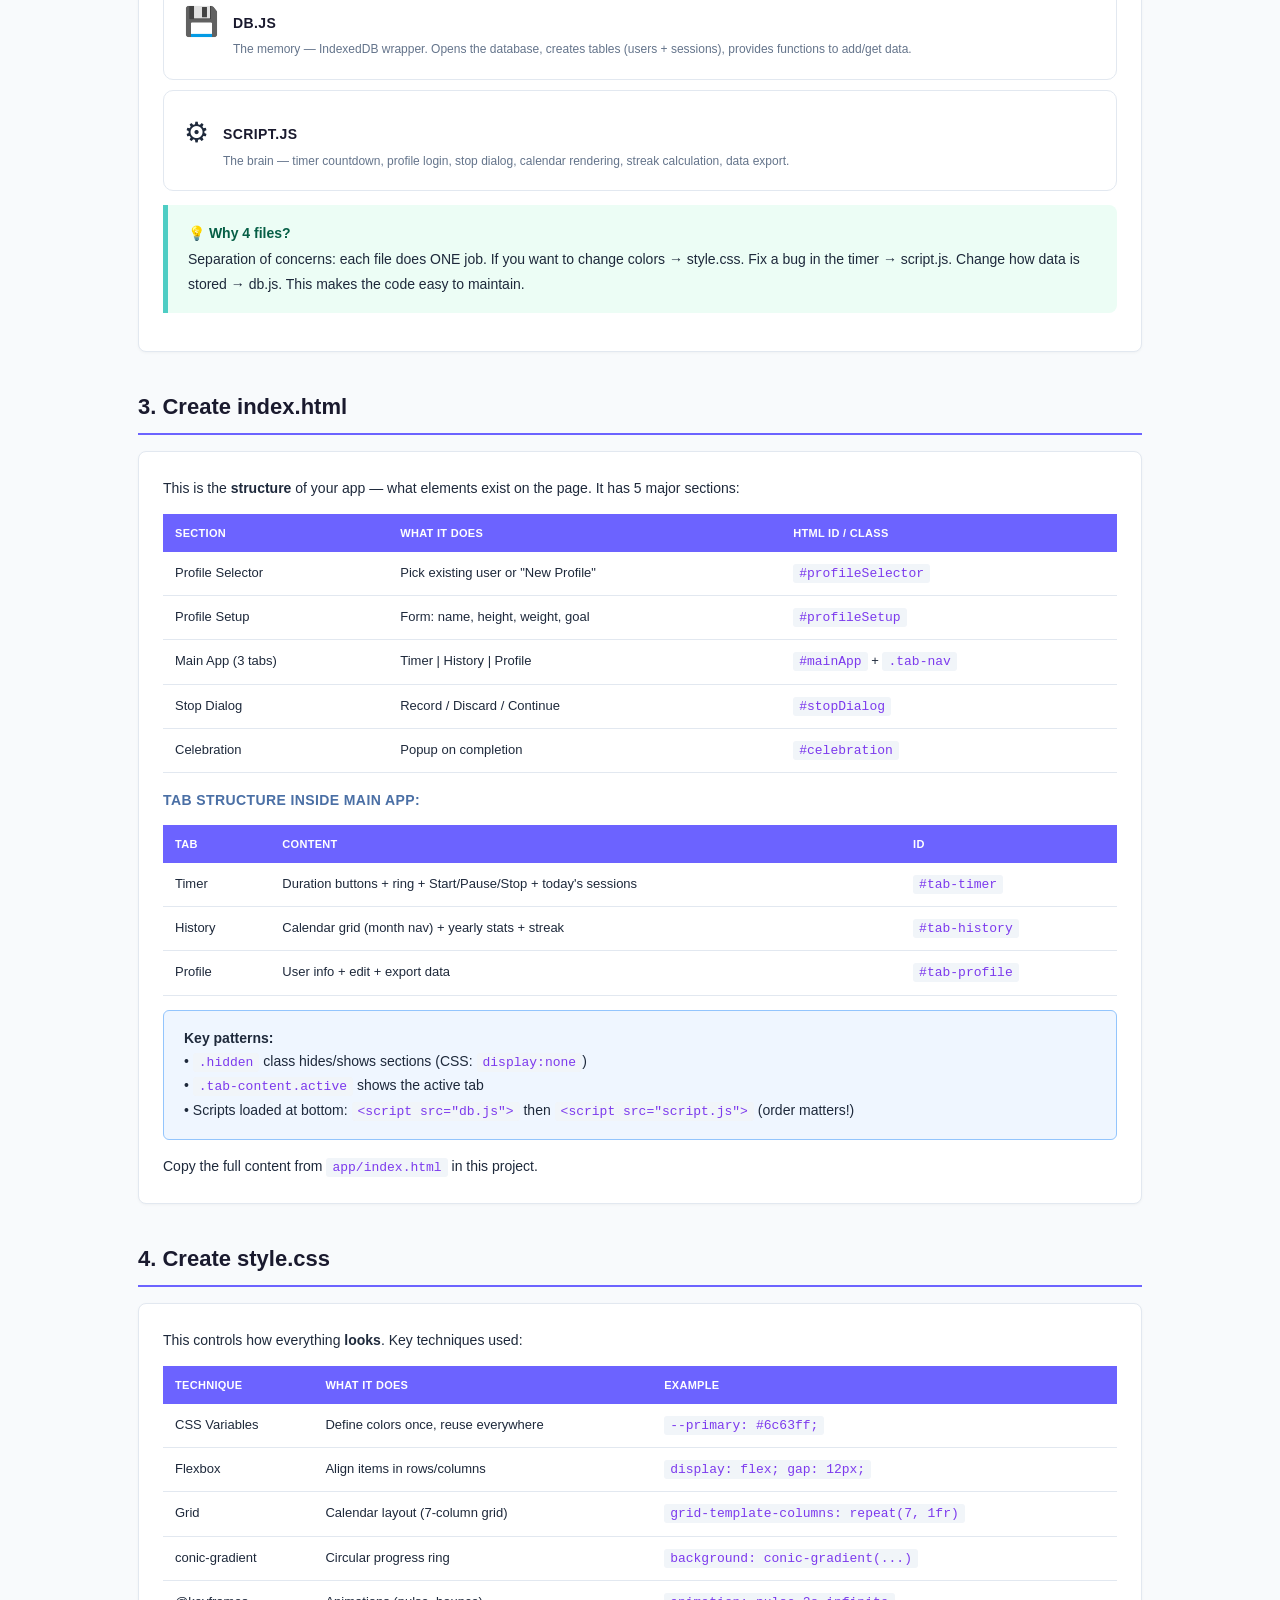
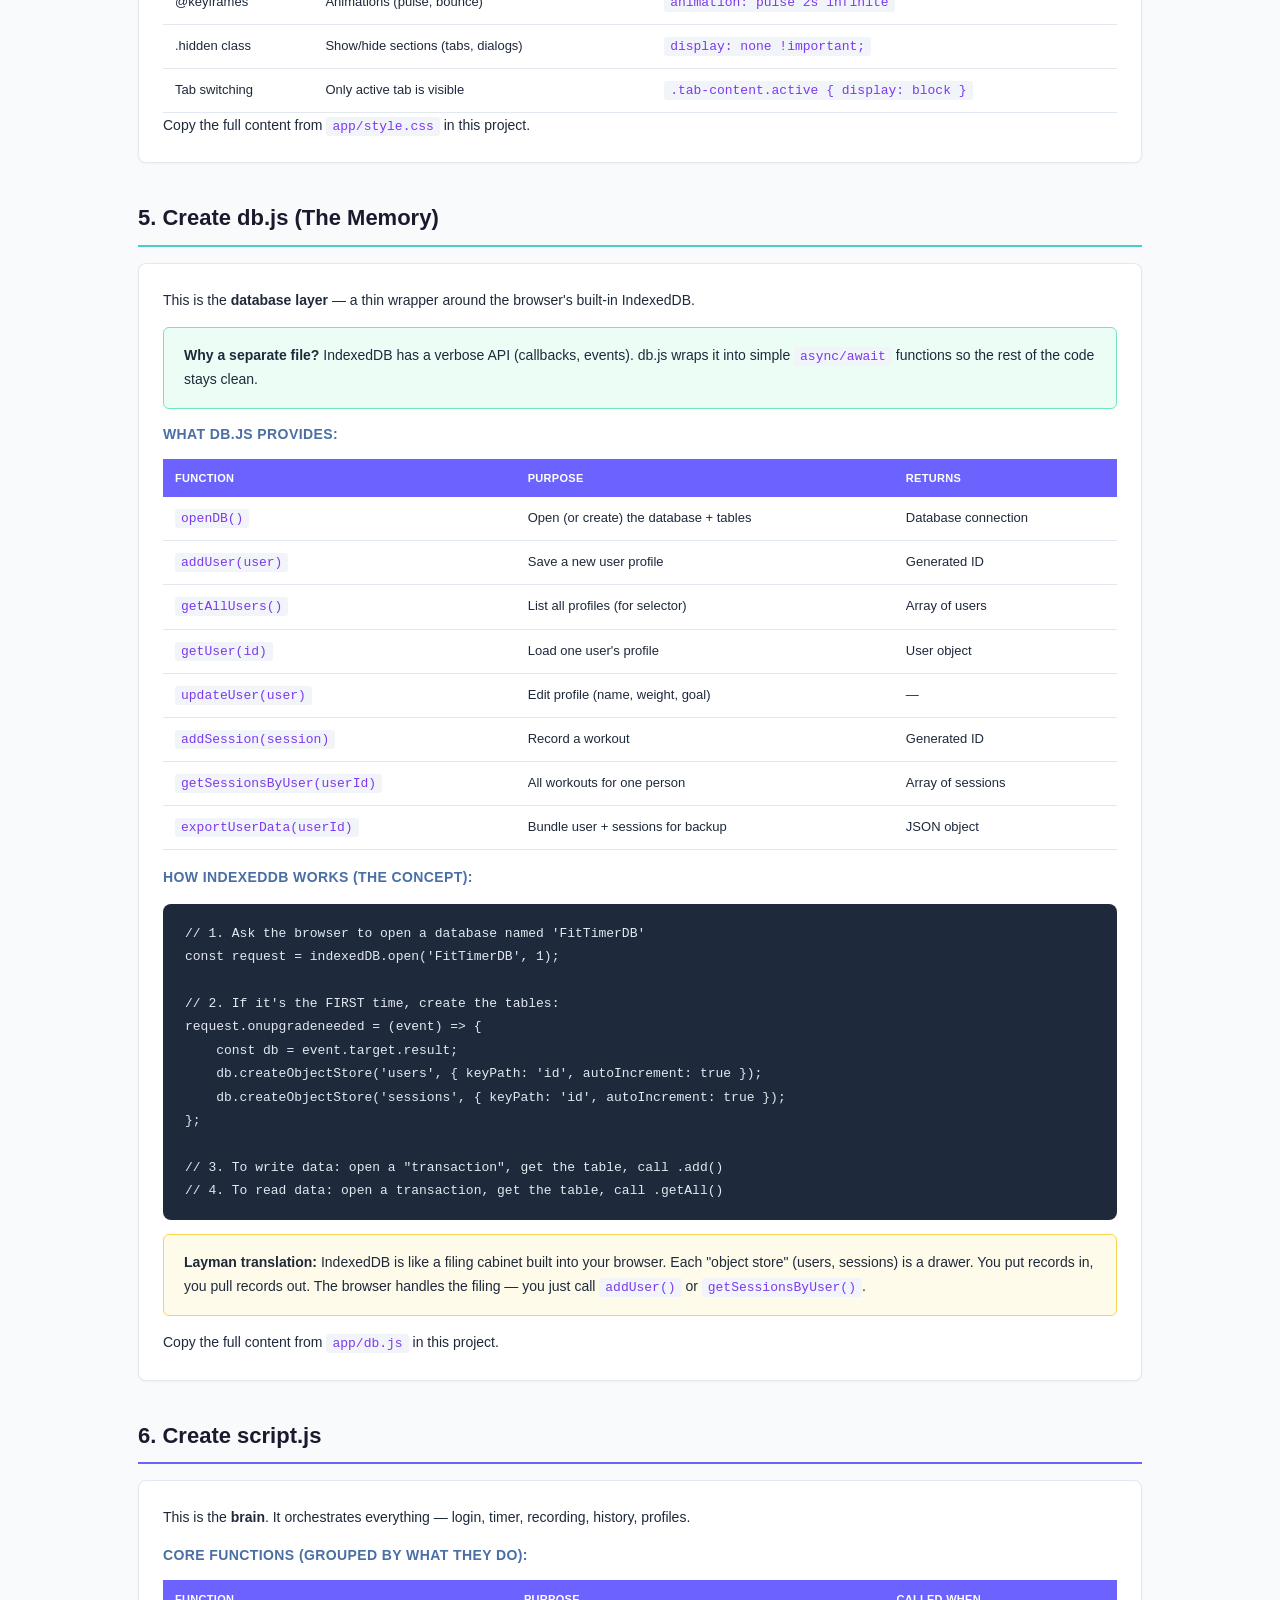
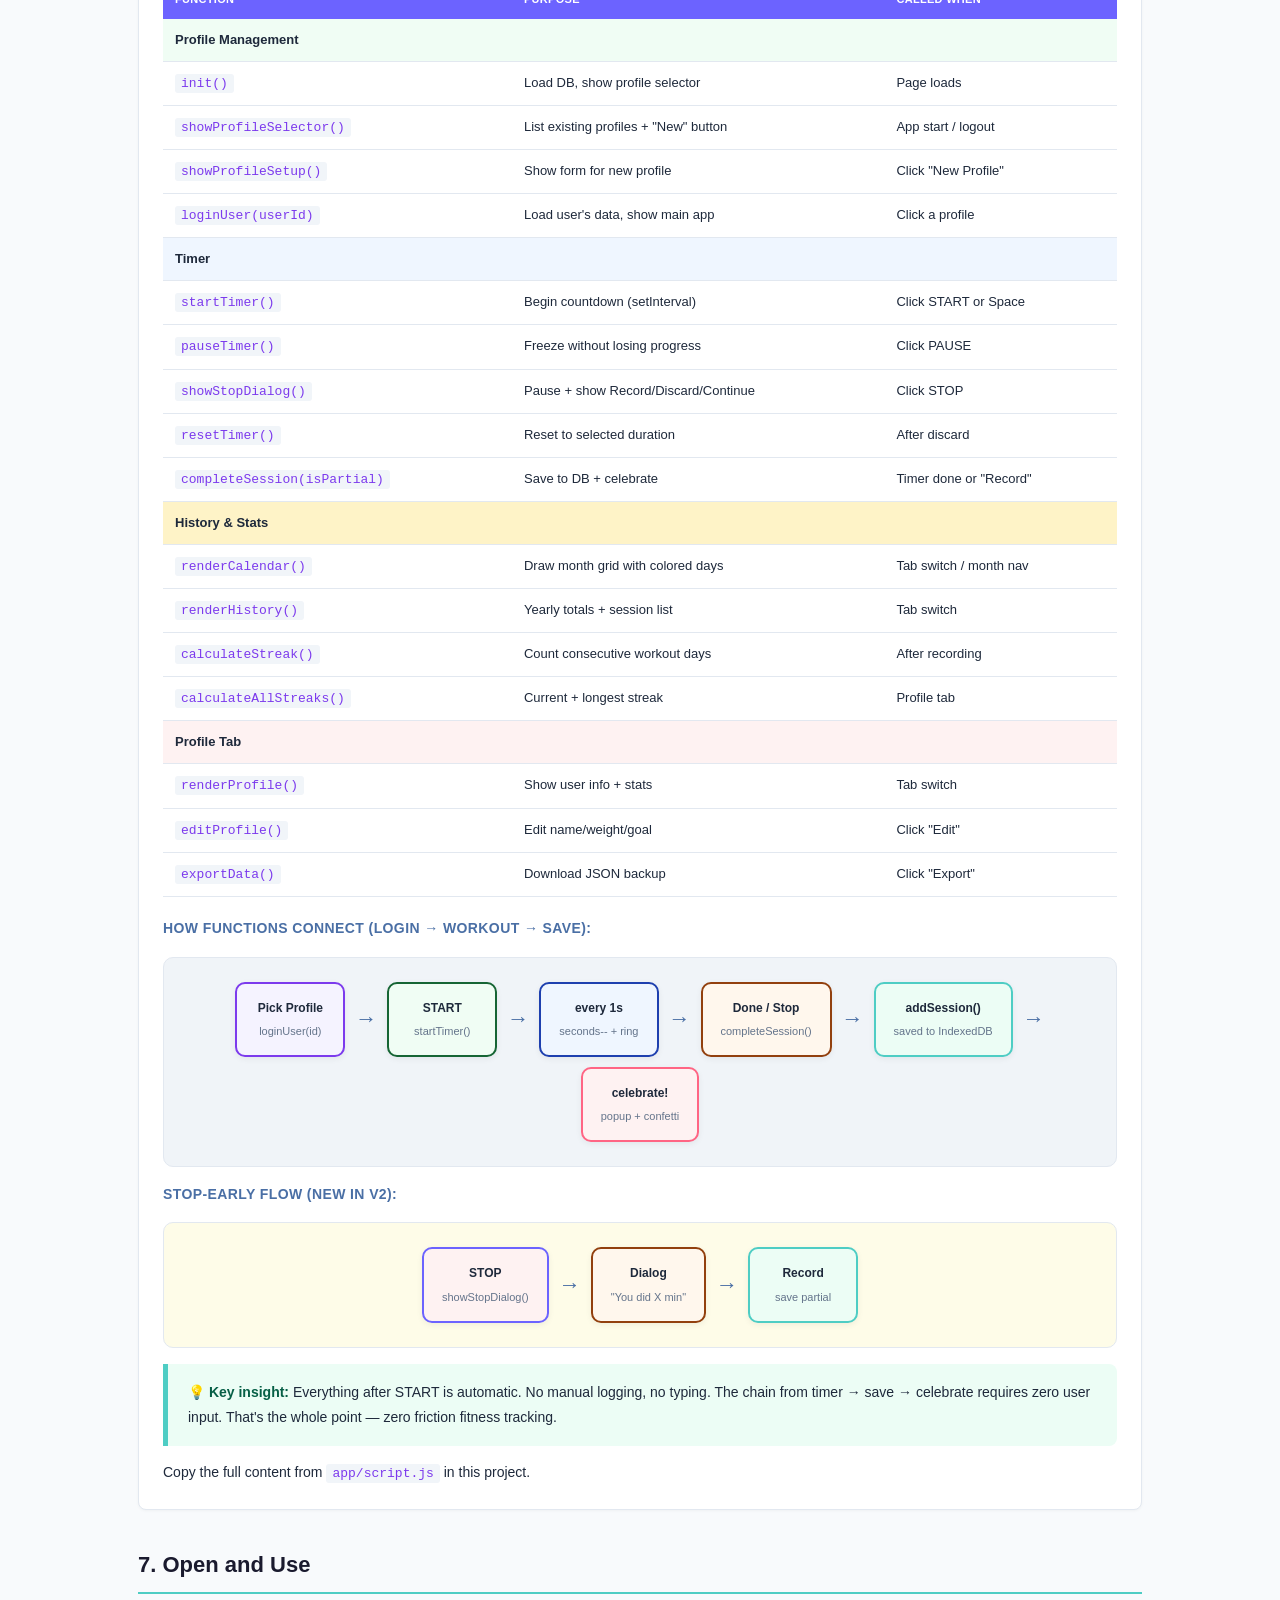
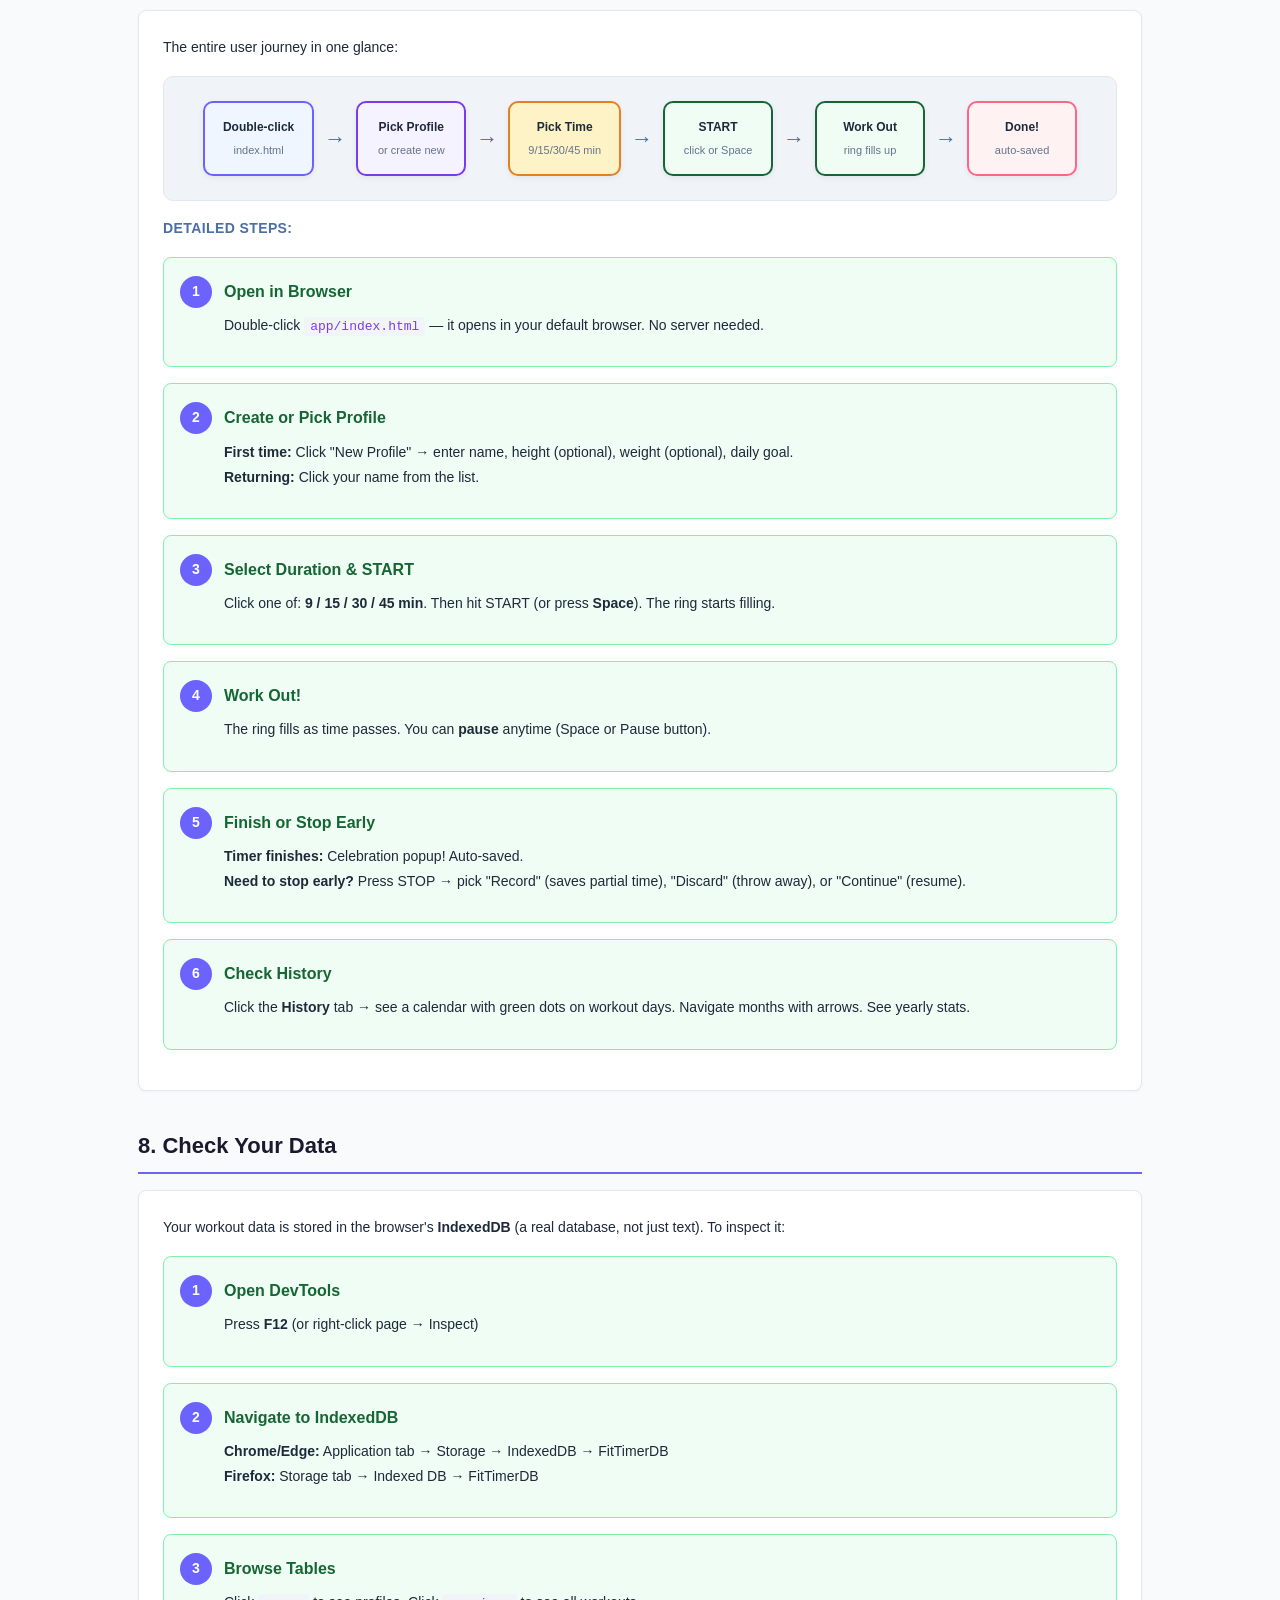
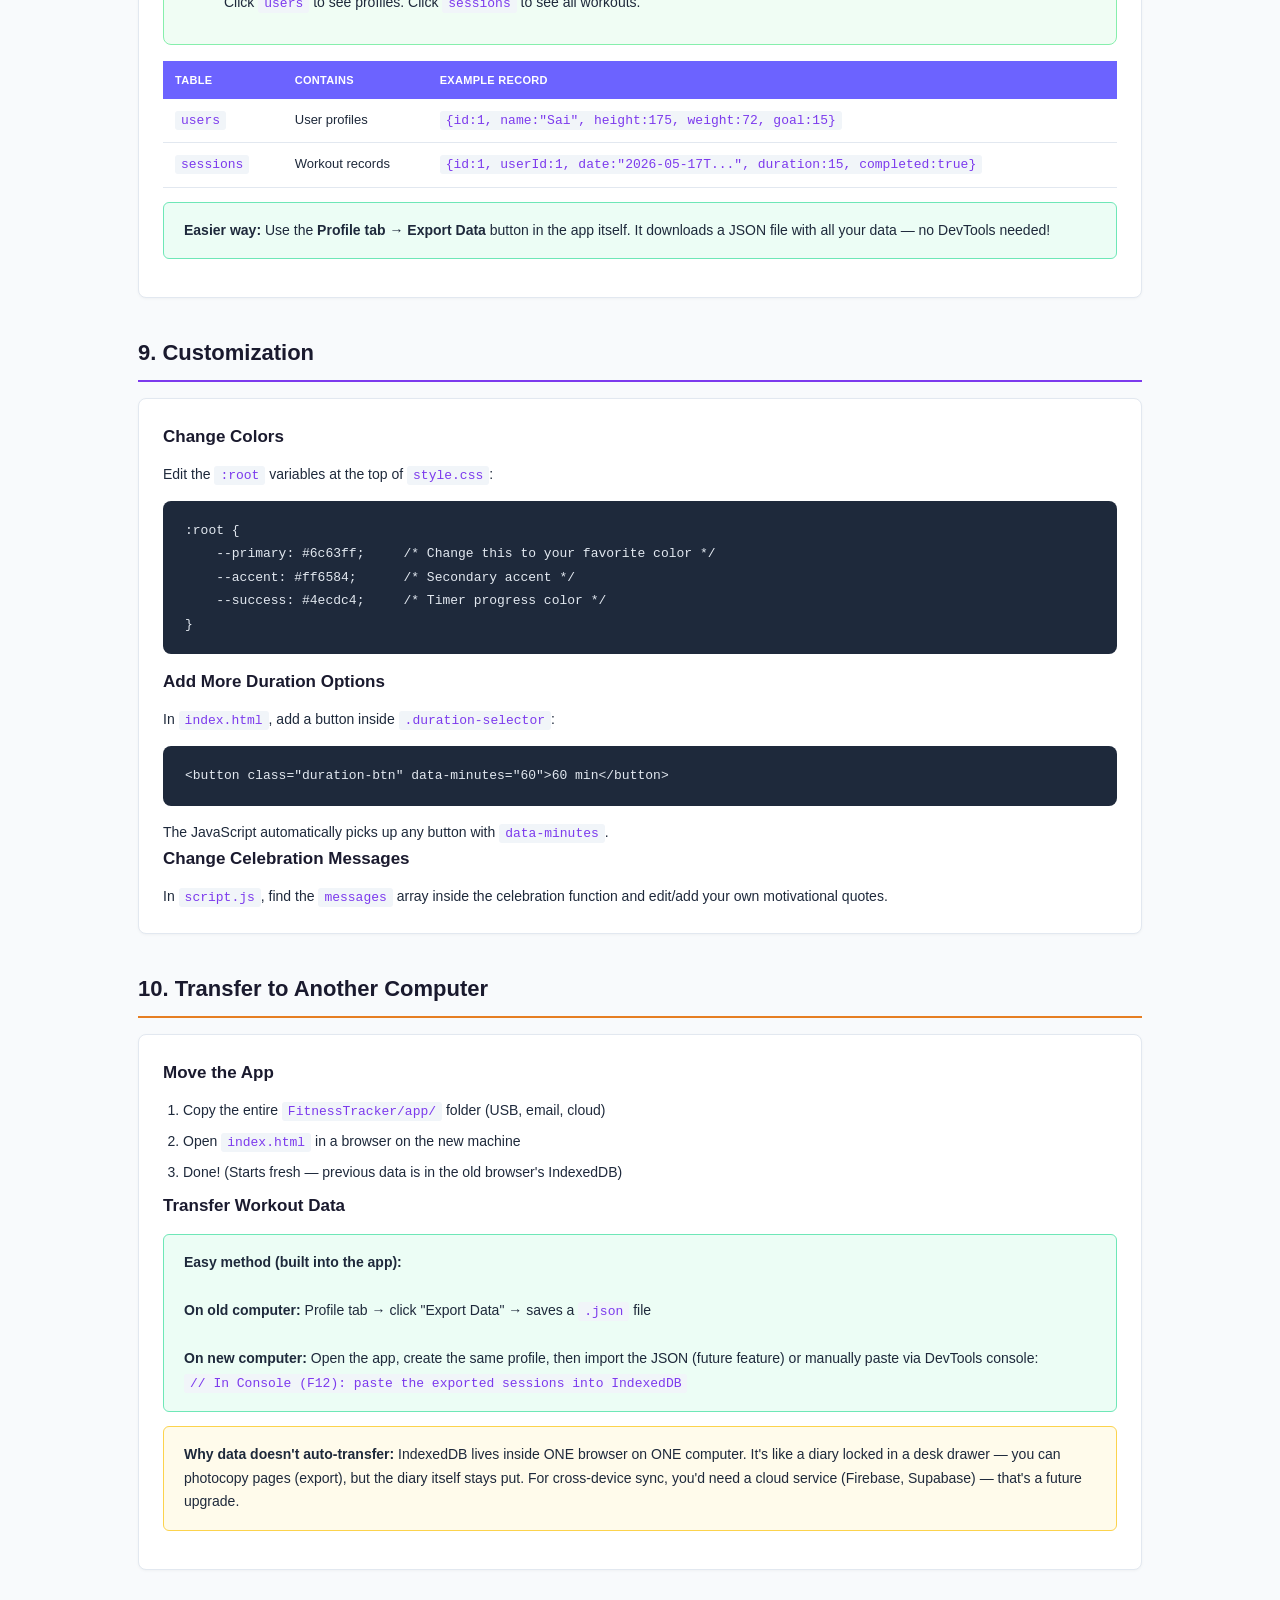
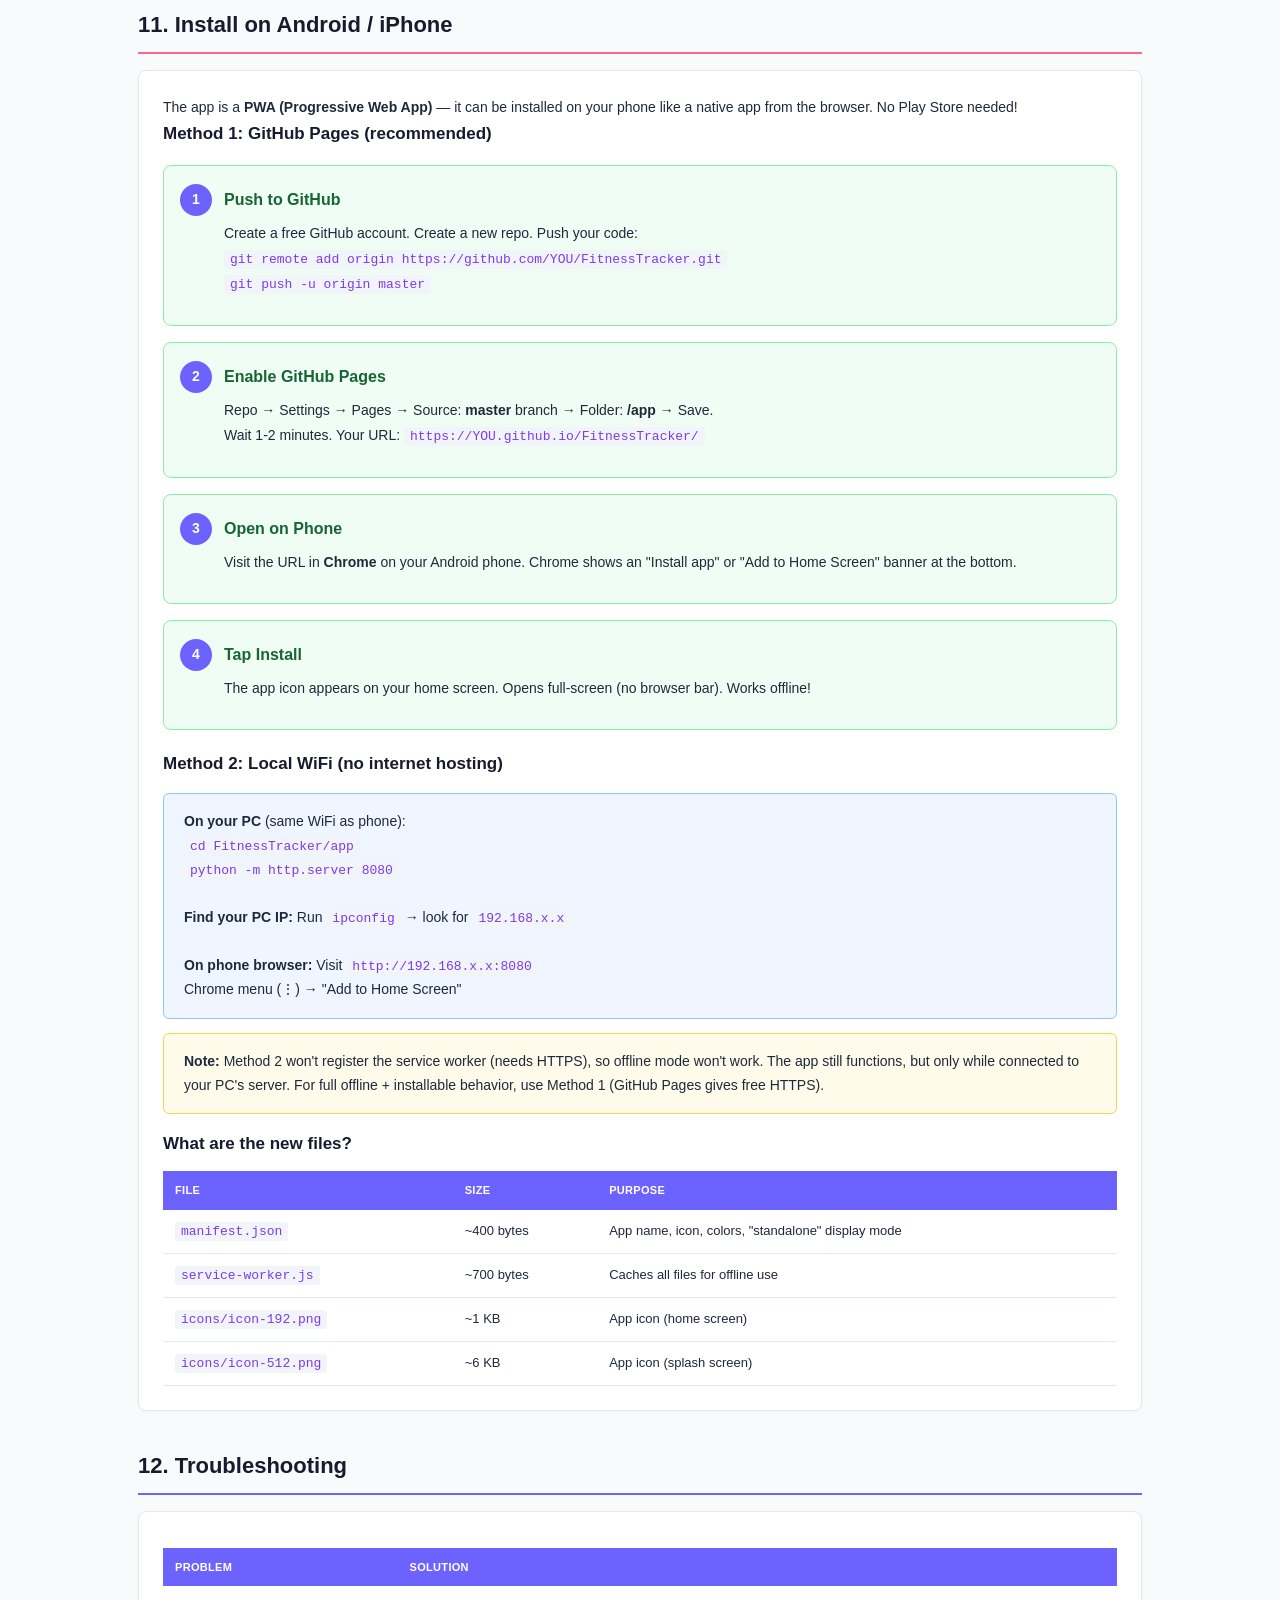
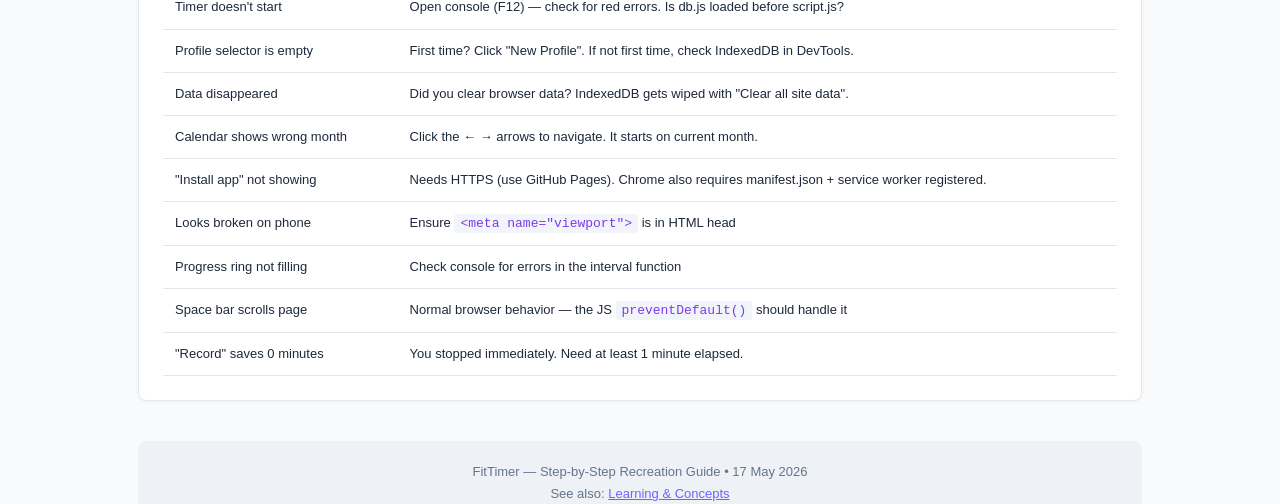
<file: Documentation/02_Step_by_Step_Guide.html>
<!DOCTYPE html>
<html lang="en">
<head>
    <meta charset="UTF-8">
    <meta name="viewport" content="width=device-width, initial-scale=1.0">
    <title>FitTimer &mdash; Step-by-Step Recreation Guide</title>
    <style>
        :root{--navy:#1a1a2e;--steel:#4a6fa5;--accent:#6c63ff;--green:#4ecdc4;--orange:#e67e22;--purple:#7c3aed;--pink:#ff6584;--bg:#f8fafc;--card:#fff;--border:#e2e8f0;--text:#1e293b;--muted:#64748b;}
        *{margin:0;padding:0;box-sizing:border-box;}
        body{font-family:'Segoe UI',Inter,sans-serif;background:var(--bg);color:var(--text);line-height:1.7;}
        .hdr{background:linear-gradient(135deg,var(--navy),#2d1b69);color:#fff;padding:36px 48px;border-bottom:4px solid var(--green);}
        .hdr h1{font-size:28px;font-weight:700;margin-bottom:4px;} .hdr .sub{font-size:14px;opacity:.85;}
        .c{max-width:1100px;margin:0 auto;padding:32px 48px;}
        .st{font-size:22px;font-weight:700;color:var(--navy);margin:36px 0 16px;padding-bottom:8px;border-bottom:2px solid var(--accent);} .st:first-of-type{margin-top:0;}
        .card{background:var(--card);border:1px solid var(--border);border-radius:8px;padding:24px;margin-bottom:20px;box-shadow:0 1px 3px rgba(0,0,0,.04);}
        .card h3{font-size:17px;color:var(--navy);margin-bottom:10px;} .card h4{font-size:14px;color:var(--steel);margin:14px 0 6px;text-transform:uppercase;letter-spacing:.4px;}
        .card p,.card li{font-size:14px;line-height:1.8;} .card ul,.card ol{margin-left:20px;margin-top:6px;} .card li{margin-bottom:6px;}
        code{background:#f1f5f9;padding:2px 6px;border-radius:3px;font-family:Consolas,'JetBrains Mono',monospace;font-size:13px;color:#7c3aed;}
        pre{background:#1e293b;color:#e2e8f0;border-radius:8px;padding:18px 22px;font-family:Consolas,'JetBrains Mono',monospace;font-size:13px;margin:14px 0;line-height:1.8;overflow-x:auto;}
        table{width:100%;border-collapse:collapse;font-size:13px;margin-top:12px;}
        thead th{background:var(--accent);color:#fff;padding:10px 12px;text-align:left;font-weight:600;text-transform:uppercase;letter-spacing:.3px;font-size:11px;}
        tbody td{padding:10px 12px;border-bottom:1px solid var(--border);vertical-align:top;} tbody tr:hover{background:#f1f5f9;}
        .hl{background:#eff6ff;border:1px solid #93c5fd;border-radius:6px;padding:16px 20px;margin:14px 0;font-size:14px;}
        .hl.warn{background:#fffbeb;border-color:#fcd34d;}
        .hl.green{background:#ecfdf5;border-color:#6ee7b7;}
        .toc{background:var(--card);border:1px solid var(--border);border-radius:8px;padding:24px;margin-bottom:28px;}
        .toc h3{font-size:16px;color:var(--navy);margin-bottom:12px;} .toc ol{margin-left:24px;} .toc li{margin-bottom:6px;font-size:14px;}
        .toc a{color:var(--accent);text-decoration:none;} .toc a:hover{text-decoration:underline;}
        .step-container{counter-reset:step;}
        .step-box{background:#f0fdf4;border:1px solid #86efac;border-radius:8px;padding:20px 24px;margin:16px 0;counter-increment:step;position:relative;padding-left:60px;}
        .step-box::before{content:counter(step);position:absolute;left:16px;top:18px;background:var(--accent);color:#fff;width:32px;height:32px;border-radius:50%;display:flex;align-items:center;justify-content:center;font-weight:700;font-size:14px;}
        .step-box h3{font-size:16px;color:#166534;margin-bottom:8px;}
        .step-box p{font-size:14px;margin-bottom:8px;}
        .prereq{display:flex;gap:12px;flex-wrap:wrap;margin:12px 0;}
        .prereq-item{background:#ecfdf5;border:1px solid #6ee7b7;padding:10px 16px;border-radius:8px;font-size:13px;display:flex;align-items:center;gap:8px;}
        .prereq-item .icon{font-size:20px;}
        .flow{display:flex;align-items:center;justify-content:center;flex-wrap:wrap;gap:10px;padding:24px;background:#f0f4f8;border-radius:10px;margin:16px 0;border:1px solid var(--border);}
        .fb{background:var(--card);border:2px solid var(--steel);border-radius:10px;padding:14px 18px;font-size:12px;font-weight:600;text-align:center;min-width:110px;box-shadow:0 2px 6px rgba(0,0,0,.06);}
        .fb small{display:block;font-weight:400;color:var(--muted);margin-top:4px;font-size:11px;}
        .fa{font-size:22px;color:var(--steel);font-weight:700;}
        .tree{background:#1e293b;border-radius:8px;padding:20px 24px;font-family:Consolas,'JetBrains Mono',monospace;font-size:13px;line-height:2;margin:14px 0;overflow-x:auto;color:#e2e8f0;}
        .tree .folder{color:#60a5fa;font-weight:700;} .tree .file{color:#34d399;} .tree .desc{color:#94a3b8;font-style:italic;}
        .insight-box{background:#ecfdf5;border-left:5px solid var(--green);padding:16px 20px;margin:14px 0;border-radius:0 8px 8px 0;font-size:14px;line-height:1.8;}
        .insight-box strong{color:#065f46;}
        .file-card{background:var(--card);border:1px solid var(--border);border-radius:10px;padding:18px 20px;margin:10px 0;display:flex;align-items:flex-start;gap:14px;transition:box-shadow .2s;}
        .file-card:hover{box-shadow:0 4px 12px rgba(0,0,0,.08);}
        .file-card .file-icon{font-size:28px;flex-shrink:0;}
        .file-card .file-info h4{font-size:14px;color:var(--navy);margin-bottom:4px;}
        .file-card .file-info p{font-size:12px;color:var(--muted);margin:0;}
        .footer{margin-top:40px;padding:20px;background:#eef2f7;border-radius:8px;text-align:center;font-size:13px;color:var(--muted);}
    </style>
</head>
<body>
    <div class="hdr">
        <h1>FitTimer &mdash; Step-by-Step Recreation Guide</h1>
        <div class="sub">Follow this guide to recreate the project from scratch on any computer (no Copilot needed)<br>
        Created: 17 May 2026 &bull; Project: FitnessTracker</div>
    </div>

    <div class="c">

    <!-- TOC -->
    <div class="toc">
        <h3>Contents</h3>
        <ol>
            <li><a href="#prereqs">Prerequisites</a></li>
            <li><a href="#folders">Create the Folder Structure</a></li>
            <li><a href="#html">Create index.html (The Skeleton)</a></li>
            <li><a href="#css">Create style.css (The Look)</a></li>
            <li><a href="#db">Create db.js (The Memory)</a></li>
            <li><a href="#js">Create script.js (The Brain)</a></li>
            <li><a href="#run">Open and Use</a></li>
            <li><a href="#data">Check Your Data</a></li>
            <li><a href="#customize">Customization</a></li>
            <li><a href="#transfer">Transfer to Another Computer</a></li>
            <li><a href="#phone">Install on Android / iPhone</a></li>
            <li><a href="#troubleshoot">Troubleshooting</a></li>
        </ol>
    </div>

    <!-- PREREQS -->
    <h2 class="st" id="prereqs">1. Prerequisites</h2>
    <div class="card">
        <p>You need exactly <strong>two things</strong>:</p>
        <div class="prereq">
            <div class="prereq-item"><span class="icon">&#127760;</span> Any modern browser (Chrome, Edge, Firefox)</div>
            <div class="prereq-item"><span class="icon">&#9998;</span> Any text editor (VS Code, Notepad++, or Notepad)</div>
        </div>
        <div class="hl green">
            <strong>That's it!</strong> No Node.js, no Python, no terminal commands, no npm install. Just files + browser.
        </div>
    </div>

    <!-- FOLDERS -->
    <h2 class="st" id="folders">2. Create the Folder Structure</h2>
    <div class="card">
        <p>Create a folder called <code>FitnessTracker</code> anywhere on your computer. Inside it, create:</p>

        <div class="tree">
<span class="folder">FitnessTracker/</span>
  <span class="folder">app/</span>                        <span class="desc">&larr; The actual app lives here</span>
    <span class="file">index.html</span>              <span class="desc">&larr; Open this in browser to use</span>
    <span class="file">style.css</span>               <span class="desc">&larr; All visual styling (dark theme)</span>
    <span class="file">db.js</span>                   <span class="desc">&larr; Database layer (IndexedDB)</span>
    <span class="file">script.js</span>               <span class="desc">&larr; All logic (timer, profiles, history)</span>
    <span class="file">manifest.json</span>           <span class="desc">&larr; PWA: tells phone "I'm an app"</span>
    <span class="file">service-worker.js</span>       <span class="desc">&larr; PWA: offline caching</span>
    <span class="folder">icons/</span>                  <span class="desc">&larr; App icons for phone home screen</span>
      <span class="file">icon-192.png</span>          <span class="desc">&larr; Home screen icon</span>
      <span class="file">icon-512.png</span>          <span class="desc">&larr; Splash screen icon</span>
  <span class="folder">Documentation/</span>              <span class="desc">&larr; Learning docs (you're reading one)</span>
    <span class="file">01_Learning_and_Concepts.html</span>
    <span class="file">02_Step_by_Step_Guide.html</span>
        </div>

        <h4>What each file does:</h4>
        <div class="file-card">
            <span class="file-icon">&#128196;</span>
            <div class="file-info">
                <h4>index.html</h4>
                <p>The skeleton &mdash; defines what elements exist (profile selector, timer, tabs, dialogs). Links to CSS and JS files.</p>
            </div>
        </div>
        <div class="file-card">
            <span class="file-icon">&#127912;</span>
            <div class="file-info">
                <h4>style.css</h4>
                <p>The look &mdash; dark theme, colors, animations, tab switching, calendar grid, dialog overlays.</p>
            </div>
        </div>
        <div class="file-card">
            <span class="file-icon">&#128190;</span>
            <div class="file-info">
                <h4>db.js</h4>
                <p>The memory &mdash; IndexedDB wrapper. Opens the database, creates tables (users + sessions), provides functions to add/get data.</p>
            </div>
        </div>
        <div class="file-card">
            <span class="file-icon">&#9881;</span>
            <div class="file-info">
                <h4>script.js</h4>
                <p>The brain &mdash; timer countdown, profile login, stop dialog, calendar rendering, streak calculation, data export.</p>
            </div>
        </div>

        <div class="insight-box">
            <strong>&#x1F4A1; Why 4 files?</strong><br>
            Separation of concerns: each file does ONE job. If you want to change colors &rarr; style.css. Fix a bug in the timer &rarr; script.js. Change how data is stored &rarr; db.js. This makes the code easy to maintain.
        </div>
    </div>

    <!-- HTML -->
    <h2 class="st" id="html">3. Create index.html</h2>
    <div class="card">
        <p>This is the <strong>structure</strong> of your app &mdash; what elements exist on the page. It has 5 major sections:</p>

        <table>
            <thead><tr><th>Section</th><th>What it does</th><th>HTML id / class</th></tr></thead>
            <tbody>
                <tr><td>Profile Selector</td><td>Pick existing user or "New Profile"</td><td><code>#profileSelector</code></td></tr>
                <tr><td>Profile Setup</td><td>Form: name, height, weight, goal</td><td><code>#profileSetup</code></td></tr>
                <tr><td>Main App (3 tabs)</td><td>Timer | History | Profile</td><td><code>#mainApp</code> + <code>.tab-nav</code></td></tr>
                <tr><td>Stop Dialog</td><td>Record / Discard / Continue</td><td><code>#stopDialog</code></td></tr>
                <tr><td>Celebration</td><td>Popup on completion</td><td><code>#celebration</code></td></tr>
            </tbody>
        </table>

        <h4 style="margin-top:16px;">Tab structure inside Main App:</h4>
        <table>
            <thead><tr><th>Tab</th><th>Content</th><th>id</th></tr></thead>
            <tbody>
                <tr><td>Timer</td><td>Duration buttons + ring + Start/Pause/Stop + today's sessions</td><td><code>#tab-timer</code></td></tr>
                <tr><td>History</td><td>Calendar grid (month nav) + yearly stats + streak</td><td><code>#tab-history</code></td></tr>
                <tr><td>Profile</td><td>User info + edit + export data</td><td><code>#tab-profile</code></td></tr>
            </tbody>
        </table>

        <div class="hl">
            <strong>Key patterns:</strong><br>
            &bull; <code>.hidden</code> class hides/shows sections (CSS: <code>display:none</code>)<br>
            &bull; <code>.tab-content.active</code> shows the active tab<br>
            &bull; Scripts loaded at bottom: <code>&lt;script src="db.js"&gt;</code> then <code>&lt;script src="script.js"&gt;</code> (order matters!)
        </div>

        <p>Copy the full content from <code>app/index.html</code> in this project.</p>
    </div>

    <!-- CSS -->
    <h2 class="st" id="css">4. Create style.css</h2>
    <div class="card">
        <p>This controls how everything <strong>looks</strong>. Key techniques used:</p>

        <table>
            <thead><tr><th>Technique</th><th>What it does</th><th>Example</th></tr></thead>
            <tbody>
                <tr><td>CSS Variables</td><td>Define colors once, reuse everywhere</td><td><code>--primary: #6c63ff;</code></td></tr>
                <tr><td>Flexbox</td><td>Align items in rows/columns</td><td><code>display: flex; gap: 12px;</code></td></tr>
                <tr><td>Grid</td><td>Calendar layout (7-column grid)</td><td><code>grid-template-columns: repeat(7, 1fr)</code></td></tr>
                <tr><td>conic-gradient</td><td>Circular progress ring</td><td><code>background: conic-gradient(...)</code></td></tr>
                <tr><td>@keyframes</td><td>Animations (pulse, bounce)</td><td><code>animation: pulse 2s infinite</code></td></tr>
                <tr><td>.hidden class</td><td>Show/hide sections (tabs, dialogs)</td><td><code>display: none !important;</code></td></tr>
                <tr><td>Tab switching</td><td>Only active tab is visible</td><td><code>.tab-content.active { display: block }</code></td></tr>
            </tbody>
        </table>

        <p>Copy the full content from <code>app/style.css</code> in this project.</p>
    </div>

    <!-- DB.JS -->
    <h2 class="st" id="db" style="border-color:var(--green);">5. Create db.js (The Memory)</h2>
    <div class="card">
        <p>This is the <strong>database layer</strong> &mdash; a thin wrapper around the browser's built-in IndexedDB.</p>

        <div class="hl green">
            <strong>Why a separate file?</strong> IndexedDB has a verbose API (callbacks, events). db.js wraps it into simple <code>async/await</code> functions so the rest of the code stays clean.
        </div>

        <h4>What db.js provides:</h4>
        <table>
            <thead><tr><th>Function</th><th>Purpose</th><th>Returns</th></tr></thead>
            <tbody>
                <tr><td><code>openDB()</code></td><td>Open (or create) the database + tables</td><td>Database connection</td></tr>
                <tr><td><code>addUser(user)</code></td><td>Save a new user profile</td><td>Generated ID</td></tr>
                <tr><td><code>getAllUsers()</code></td><td>List all profiles (for selector)</td><td>Array of users</td></tr>
                <tr><td><code>getUser(id)</code></td><td>Load one user's profile</td><td>User object</td></tr>
                <tr><td><code>updateUser(user)</code></td><td>Edit profile (name, weight, goal)</td><td>&mdash;</td></tr>
                <tr><td><code>addSession(session)</code></td><td>Record a workout</td><td>Generated ID</td></tr>
                <tr><td><code>getSessionsByUser(userId)</code></td><td>All workouts for one person</td><td>Array of sessions</td></tr>
                <tr><td><code>exportUserData(userId)</code></td><td>Bundle user + sessions for backup</td><td>JSON object</td></tr>
            </tbody>
        </table>

        <h4 style="margin-top:16px;">How IndexedDB works (the concept):</h4>
        <pre>// 1. Ask the browser to open a database named 'FitTimerDB'
const request = indexedDB.open('FitTimerDB', 1);

// 2. If it's the FIRST time, create the tables:
request.onupgradeneeded = (event) => {
    const db = event.target.result;
    db.createObjectStore('users', { keyPath: 'id', autoIncrement: true });
    db.createObjectStore('sessions', { keyPath: 'id', autoIncrement: true });
};

// 3. To write data: open a "transaction", get the table, call .add()
// 4. To read data: open a transaction, get the table, call .getAll()</pre>

        <div class="hl warn">
            <strong>Layman translation:</strong> IndexedDB is like a filing cabinet built into your browser. Each "object store" (users, sessions) is a drawer. You put records in, you pull records out. The browser handles the filing &mdash; you just call <code>addUser()</code> or <code>getSessionsByUser()</code>.
        </div>

        <p>Copy the full content from <code>app/db.js</code> in this project.</p>
    </div>

    <!-- JS -->
    <h2 class="st" id="js">6. Create script.js</h2>
    <div class="card">
        <p>This is the <strong>brain</strong>. It orchestrates everything &mdash; login, timer, recording, history, profiles.</p>

        <h4>Core functions (grouped by what they do):</h4>
        <table>
            <thead><tr><th>Function</th><th>Purpose</th><th>Called When</th></tr></thead>
            <tbody>
                <tr style="background:#f0fdf4;"><td colspan="3"><strong>Profile Management</strong></td></tr>
                <tr><td><code>init()</code></td><td>Load DB, show profile selector</td><td>Page loads</td></tr>
                <tr><td><code>showProfileSelector()</code></td><td>List existing profiles + "New" button</td><td>App start / logout</td></tr>
                <tr><td><code>showProfileSetup()</code></td><td>Show form for new profile</td><td>Click "New Profile"</td></tr>
                <tr><td><code>loginUser(userId)</code></td><td>Load user's data, show main app</td><td>Click a profile</td></tr>
                <tr style="background:#eff6ff;"><td colspan="3"><strong>Timer</strong></td></tr>
                <tr><td><code>startTimer()</code></td><td>Begin countdown (setInterval)</td><td>Click START or Space</td></tr>
                <tr><td><code>pauseTimer()</code></td><td>Freeze without losing progress</td><td>Click PAUSE</td></tr>
                <tr><td><code>showStopDialog()</code></td><td>Pause + show Record/Discard/Continue</td><td>Click STOP</td></tr>
                <tr><td><code>resetTimer()</code></td><td>Reset to selected duration</td><td>After discard</td></tr>
                <tr><td><code>completeSession(isPartial)</code></td><td>Save to DB + celebrate</td><td>Timer done or "Record"</td></tr>
                <tr style="background:#fef3c7;"><td colspan="3"><strong>History &amp; Stats</strong></td></tr>
                <tr><td><code>renderCalendar()</code></td><td>Draw month grid with colored days</td><td>Tab switch / month nav</td></tr>
                <tr><td><code>renderHistory()</code></td><td>Yearly totals + session list</td><td>Tab switch</td></tr>
                <tr><td><code>calculateStreak()</code></td><td>Count consecutive workout days</td><td>After recording</td></tr>
                <tr><td><code>calculateAllStreaks()</code></td><td>Current + longest streak</td><td>Profile tab</td></tr>
                <tr style="background:#fef2f2;"><td colspan="3"><strong>Profile Tab</strong></td></tr>
                <tr><td><code>renderProfile()</code></td><td>Show user info + stats</td><td>Tab switch</td></tr>
                <tr><td><code>editProfile()</code></td><td>Edit name/weight/goal</td><td>Click "Edit"</td></tr>
                <tr><td><code>exportData()</code></td><td>Download JSON backup</td><td>Click "Export"</td></tr>
            </tbody>
        </table>

        <h4 style="margin-top:20px;">How functions connect (login &rarr; workout &rarr; save):</h4>
        <div class="flow">
            <div class="fb" style="border-color:var(--purple);background:#f5f3ff;"><strong>Pick Profile</strong><small>loginUser(id)</small></div>
            <span class="fa">&rarr;</span>
            <div class="fb" style="border-color:#166534;background:#f0fdf4;"><strong>START</strong><small>startTimer()</small></div>
            <span class="fa">&rarr;</span>
            <div class="fb" style="border-color:#1e40af;background:#eff6ff;"><strong>every 1s</strong><small>seconds-- + ring</small></div>
            <span class="fa">&rarr;</span>
            <div class="fb" style="border-color:#92400e;background:#fff7ed;"><strong>Done / Stop</strong><small>completeSession()</small></div>
            <span class="fa">&rarr;</span>
            <div class="fb" style="border-color:var(--green);background:#ecfdf5;"><strong>addSession()</strong><small>saved to IndexedDB</small></div>
            <span class="fa">&rarr;</span>
            <div class="fb" style="border-color:var(--pink);background:#fef2f2;"><strong>celebrate!</strong><small>popup + confetti</small></div>
        </div>

        <h4 style="margin-top:16px;">Stop-early flow (new in v2):</h4>
        <div class="flow" style="background:#fefce8;">
            <div class="fb" style="border-color:var(--accent);background:#fef2f2;"><strong>STOP</strong><small>showStopDialog()</small></div>
            <span class="fa">&rarr;</span>
            <div class="fb" style="border-color:#92400e;background:#fff7ed;"><strong>Dialog</strong><small>"You did X min"</small></div>
            <span class="fa">&rarr;</span>
            <div class="fb" style="border-color:var(--green);background:#ecfdf5;"><strong>Record</strong><small>save partial</small></div>
        </div>

        <div class="insight-box">
            <strong>&#x1F4A1; Key insight:</strong> Everything after START is automatic. No manual logging, no typing. The chain from timer &rarr; save &rarr; celebrate requires zero user input. That's the whole point &mdash; zero friction fitness tracking.
        </div>

        <p>Copy the full content from <code>app/script.js</code> in this project.</p>
    </div>

    <!-- RUN -->
    <h2 class="st" id="run" style="border-color:var(--green);">7. Open and Use</h2>
    <div class="card">
        <p>The entire user journey in one glance:</p>
        <div class="flow">
            <div class="fb" style="border-color:var(--accent);background:#eff6ff;"><strong>Double-click</strong><small>index.html</small></div>
            <span class="fa">&rarr;</span>
            <div class="fb" style="border-color:var(--purple);background:#f5f3ff;"><strong>Pick Profile</strong><small>or create new</small></div>
            <span class="fa">&rarr;</span>
            <div class="fb" style="border-color:var(--orange);background:#fef3c7;"><strong>Pick Time</strong><small>9/15/30/45 min</small></div>
            <span class="fa">&rarr;</span>
            <div class="fb" style="border-color:#166534;background:#f0fdf4;"><strong>START</strong><small>click or Space</small></div>
            <span class="fa">&rarr;</span>
            <div class="fb" style="border-color:#166534;background:#f0fdf4;"><strong>Work Out</strong><small>ring fills up</small></div>
            <span class="fa">&rarr;</span>
            <div class="fb" style="border-color:var(--pink);background:#fef2f2;"><strong>Done!</strong><small>auto-saved</small></div>
        </div>

        <h4>Detailed steps:</h4>
        <div class="step-container">
            <div class="step-box">
                <h3>Open in Browser</h3>
                <p>Double-click <code>app/index.html</code> &mdash; it opens in your default browser. No server needed.</p>
            </div>
            <div class="step-box">
                <h3>Create or Pick Profile</h3>
                <p><strong>First time:</strong> Click "New Profile" &rarr; enter name, height (optional), weight (optional), daily goal.<br>
                <strong>Returning:</strong> Click your name from the list.</p>
            </div>
            <div class="step-box">
                <h3>Select Duration &amp; START</h3>
                <p>Click one of: <strong>9 / 15 / 30 / 45 min</strong>. Then hit START (or press <strong>Space</strong>). The ring starts filling.</p>
            </div>
            <div class="step-box">
                <h3>Work Out!</h3>
                <p>The ring fills as time passes. You can <strong>pause</strong> anytime (Space or Pause button).</p>
            </div>
            <div class="step-box">
                <h3>Finish or Stop Early</h3>
                <p><strong>Timer finishes:</strong> Celebration popup! Auto-saved.<br>
                <strong>Need to stop early?</strong> Press STOP &rarr; pick "Record" (saves partial time), "Discard" (throw away), or "Continue" (resume).</p>
            </div>
            <div class="step-box">
                <h3>Check History</h3>
                <p>Click the <strong>History</strong> tab &rarr; see a calendar with green dots on workout days. Navigate months with arrows. See yearly stats.</p>
            </div>
        </div>
    </div>

    <!-- DATA -->
    <h2 class="st" id="data">8. Check Your Data</h2>
    <div class="card">
        <p>Your workout data is stored in the browser's <strong>IndexedDB</strong> (a real database, not just text). To inspect it:</p>

        <div class="step-container">
            <div class="step-box">
                <h3>Open DevTools</h3>
                <p>Press <strong>F12</strong> (or right-click page &rarr; Inspect)</p>
            </div>
            <div class="step-box">
                <h3>Navigate to IndexedDB</h3>
                <p><strong>Chrome/Edge:</strong> Application tab &rarr; Storage &rarr; IndexedDB &rarr; FitTimerDB<br>
                   <strong>Firefox:</strong> Storage tab &rarr; Indexed DB &rarr; FitTimerDB</p>
            </div>
            <div class="step-box">
                <h3>Browse Tables</h3>
                <p>Click <code>users</code> to see profiles. Click <code>sessions</code> to see all workouts.</p>
            </div>
        </div>

        <table>
            <thead><tr><th>Table</th><th>Contains</th><th>Example Record</th></tr></thead>
            <tbody>
                <tr><td><code>users</code></td><td>User profiles</td><td><code>{id:1, name:"Sai", height:175, weight:72, goal:15}</code></td></tr>
                <tr><td><code>sessions</code></td><td>Workout records</td><td><code>{id:1, userId:1, date:"2026-05-17T...", duration:15, completed:true}</code></td></tr>
            </tbody>
        </table>

        <div class="hl green">
            <strong>Easier way:</strong> Use the <strong>Profile tab &rarr; Export Data</strong> button in the app itself. It downloads a JSON file with all your data &mdash; no DevTools needed!
        </div>
    </div>

    <!-- CUSTOMIZE -->
    <h2 class="st" id="customize" style="border-color:var(--purple);">9. Customization</h2>
    <div class="card">
        <h3>Change Colors</h3>
        <p>Edit the <code>:root</code> variables at the top of <code>style.css</code>:</p>
        <pre>:root {
    --primary: #6c63ff;     /* Change this to your favorite color */
    --accent: #ff6584;      /* Secondary accent */
    --success: #4ecdc4;     /* Timer progress color */
}</pre>

        <h3>Add More Duration Options</h3>
        <p>In <code>index.html</code>, add a button inside <code>.duration-selector</code>:</p>
        <pre>&lt;button class="duration-btn" data-minutes="60"&gt;60 min&lt;/button&gt;</pre>
        <p>The JavaScript automatically picks up any button with <code>data-minutes</code>.</p>

        <h3>Change Celebration Messages</h3>
        <p>In <code>script.js</code>, find the <code>messages</code> array inside the celebration function and edit/add your own motivational quotes.</p>
    </div>

    <!-- TRANSFER -->
    <h2 class="st" id="transfer" style="border-color:var(--orange);">10. Transfer to Another Computer</h2>
    <div class="card">
        <h3>Move the App</h3>
        <ol>
            <li>Copy the entire <code>FitnessTracker/app/</code> folder (USB, email, cloud)</li>
            <li>Open <code>index.html</code> in a browser on the new machine</li>
            <li>Done! (Starts fresh &mdash; previous data is in the old browser's IndexedDB)</li>
        </ol>

        <h3>Transfer Workout Data</h3>
        <div class="hl green">
            <strong>Easy method (built into the app):</strong><br><br>
            <strong>On old computer:</strong> Profile tab &rarr; click "Export Data" &rarr; saves a <code>.json</code> file<br><br>
            <strong>On new computer:</strong> Open the app, create the same profile, then import the JSON (future feature) or manually paste via DevTools console:<br>
            <code>// In Console (F12): paste the exported sessions into IndexedDB</code>
        </div>

        <div class="hl warn">
            <strong>Why data doesn't auto-transfer:</strong> IndexedDB lives inside ONE browser on ONE computer. It's like a diary locked in a desk drawer &mdash; you can photocopy pages (export), but the diary itself stays put. For cross-device sync, you'd need a cloud service (Firebase, Supabase) &mdash; that's a future upgrade.
        </div>
    </div>

    <!-- INSTALL ON PHONE -->
    <h2 class="st" id="phone" style="border-color:var(--pink);">11. Install on Android / iPhone</h2>
    <div class="card">
        <p>The app is a <strong>PWA (Progressive Web App)</strong> &mdash; it can be installed on your phone like a native app from the browser. No Play Store needed!</p>

        <h3>Method 1: GitHub Pages (recommended)</h3>
        <div class="step-container">
            <div class="step-box">
                <h3>Push to GitHub</h3>
                <p>Create a free GitHub account. Create a new repo. Push your code:<br>
                <code>git remote add origin https://github.com/YOU/FitnessTracker.git</code><br>
                <code>git push -u origin master</code></p>
            </div>
            <div class="step-box">
                <h3>Enable GitHub Pages</h3>
                <p>Repo &rarr; Settings &rarr; Pages &rarr; Source: <strong>master</strong> branch &rarr; Folder: <strong>/app</strong> &rarr; Save.<br>
                Wait 1-2 minutes. Your URL: <code>https://YOU.github.io/FitnessTracker/</code></p>
            </div>
            <div class="step-box">
                <h3>Open on Phone</h3>
                <p>Visit the URL in <strong>Chrome</strong> on your Android phone. Chrome shows an "Install app" or "Add to Home Screen" banner at the bottom.</p>
            </div>
            <div class="step-box">
                <h3>Tap Install</h3>
                <p>The app icon appears on your home screen. Opens full-screen (no browser bar). Works offline!</p>
            </div>
        </div>

        <h3 style="margin-top:20px;">Method 2: Local WiFi (no internet hosting)</h3>
        <div class="hl">
            <strong>On your PC</strong> (same WiFi as phone):<br>
            <code>cd FitnessTracker/app</code><br>
            <code>python -m http.server 8080</code><br><br>
            <strong>Find your PC IP:</strong> Run <code>ipconfig</code> &rarr; look for <code>192.168.x.x</code><br><br>
            <strong>On phone browser:</strong> Visit <code>http://192.168.x.x:8080</code><br>
            Chrome menu (&#8942;) &rarr; "Add to Home Screen"
        </div>

        <div class="hl warn">
            <strong>Note:</strong> Method 2 won't register the service worker (needs HTTPS), so offline mode won't work. The app still functions, but only while connected to your PC's server. For full offline + installable behavior, use Method 1 (GitHub Pages gives free HTTPS).
        </div>

        <h3 style="margin-top:16px;">What are the new files?</h3>
        <table>
            <thead><tr><th>File</th><th>Size</th><th>Purpose</th></tr></thead>
            <tbody>
                <tr><td><code>manifest.json</code></td><td>~400 bytes</td><td>App name, icon, colors, "standalone" display mode</td></tr>
                <tr><td><code>service-worker.js</code></td><td>~700 bytes</td><td>Caches all files for offline use</td></tr>
                <tr><td><code>icons/icon-192.png</code></td><td>~1 KB</td><td>App icon (home screen)</td></tr>
                <tr><td><code>icons/icon-512.png</code></td><td>~6 KB</td><td>App icon (splash screen)</td></tr>
            </tbody>
        </table>
    </div>

    <!-- TROUBLESHOOT -->
    <h2 class="st" id="troubleshoot">12. Troubleshooting</h2>
    <div class="card">
        <table>
            <thead><tr><th>Problem</th><th>Solution</th></tr></thead>
            <tbody>
                <tr><td>Timer doesn't start</td><td>Open console (F12) &mdash; check for red errors. Is db.js loaded before script.js?</td></tr>
                <tr><td>Profile selector is empty</td><td>First time? Click "New Profile". If not first time, check IndexedDB in DevTools.</td></tr>
                <tr><td>Data disappeared</td><td>Did you clear browser data? IndexedDB gets wiped with "Clear all site data".</td></tr>
                <tr><td>Calendar shows wrong month</td><td>Click the &larr; &rarr; arrows to navigate. It starts on current month.</td></tr>
                <tr><td>"Install app" not showing</td><td>Needs HTTPS (use GitHub Pages). Chrome also requires manifest.json + service worker registered.</td></tr>
                <tr><td>Looks broken on phone</td><td>Ensure <code>&lt;meta name="viewport"&gt;</code> is in HTML head</td></tr>
                <tr><td>Progress ring not filling</td><td>Check console for errors in the interval function</td></tr>
                <tr><td>Space bar scrolls page</td><td>Normal browser behavior &mdash; the JS <code>preventDefault()</code> should handle it</td></tr>
                <tr><td>"Record" saves 0 minutes</td><td>You stopped immediately. Need at least 1 minute elapsed.</td></tr>
            </tbody>
        </table>
    </div>

    <div class="footer">
        FitTimer &mdash; Step-by-Step Recreation Guide &bull; 17 May 2026<br>
        See also: <a href="01_Learning_and_Concepts.html" style="color:var(--accent);">Learning &amp; Concepts</a>
    </div>

    </div>
</body>
</html>
</file>
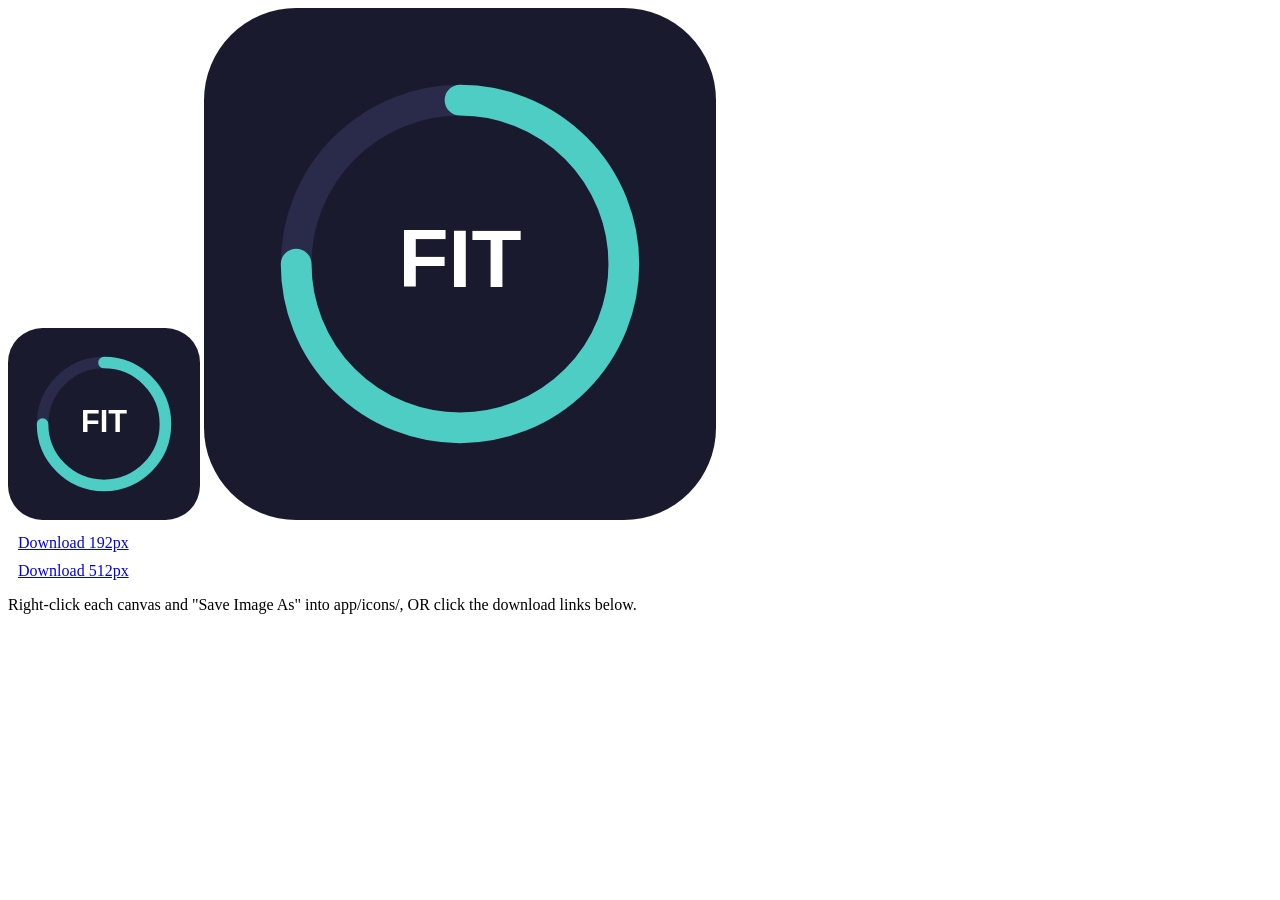
<file: app/icons/generate-icons.html>
<!DOCTYPE html>
<html>
<head><title>Icon Generator</title></head>
<body>
<canvas id="c192" width="192" height="192"></canvas>
<canvas id="c512" width="512" height="512"></canvas>
<script>
function drawIcon(canvas) {
    const ctx = canvas.getContext('2d');
    const s = canvas.width;
    // Background
    ctx.fillStyle = '#1a1a2e';
    ctx.beginPath();
    ctx.roundRect(0, 0, s, s, s * 0.18);
    ctx.fill();
    // Timer ring
    const cx = s/2, cy = s/2, r = s * 0.32;
    ctx.beginPath();
    ctx.arc(cx, cy, r, 0, Math.PI * 2);
    ctx.strokeStyle = '#2a2a4a';
    ctx.lineWidth = s * 0.06;
    ctx.stroke();
    // Progress arc (75%)
    ctx.beginPath();
    ctx.arc(cx, cy, r, -Math.PI/2, -Math.PI/2 + Math.PI * 1.5);
    ctx.strokeStyle = '#4ecdc4';
    ctx.lineWidth = s * 0.06;
    ctx.lineCap = 'round';
    ctx.stroke();
    // Text
    ctx.fillStyle = '#ffffff';
    ctx.font = `bold ${s * 0.16}px Inter, sans-serif`;
    ctx.textAlign = 'center';
    ctx.textBaseline = 'middle';
    ctx.fillText('FIT', cx, cy);
}
drawIcon(document.getElementById('c192'));
drawIcon(document.getElementById('c512'));

// Download links
['c192','c512'].forEach(id => {
    const canvas = document.getElementById(id);
    const link = document.createElement('a');
    link.download = `icon-${canvas.width}.png`;
    link.href = canvas.toDataURL('image/png');
    link.textContent = `Download ${canvas.width}px`;
    link.style.display = 'block';
    link.style.margin = '10px';
    document.body.appendChild(link);
});
</script>
<p>Right-click each canvas and "Save Image As" into app/icons/, OR click the download links below.</p>
</body>
</html>
</file>
<file: app/style.css>
/* ============================================
   FitTimer — Styles (v2 with tabs, profiles, calendar)
   ============================================ */

:root {
    --primary: #6c63ff;
    --primary-dark: #5a52d5;
    --accent: #ff6584;
    --success: #4ecdc4;
    --success-dark: #3db8b0;
    --bg: #0f0f1a;
    --bg-card: #1a1a2e;
    --bg-elevated: #25254a;
    --text: #ffffff;
    --text-muted: #a0a0b8;
    --border: #2a2a4a;
    --ring-bg: #2a2a4a;
    --ring-progress: var(--success);
    --radius: 16px;
    --shadow: 0 8px 32px rgba(0, 0, 0, 0.3);
}

* { margin: 0; padding: 0; box-sizing: border-box; }

body {
    font-family: 'Inter', -apple-system, BlinkMacSystemFont, 'Segoe UI', sans-serif;
    background: var(--bg);
    color: var(--text);
    min-height: 100vh;
    display: flex;
    justify-content: center;
    padding: 20px;
}

.hidden { display: none !important; }

/* ---- Profile Selector & Setup ---- */

.profile-selector, .profile-setup {
    position: fixed; top: 0; left: 0; width: 100%; height: 100%;
    background: var(--bg);
    display: flex; align-items: center; justify-content: center;
    z-index: 2000;
}

.profile-modal {
    background: var(--bg-card);
    border: 1px solid var(--border);
    border-radius: var(--radius);
    padding: 40px;
    max-width: 420px;
    width: 90%;
    text-align: center;
}

.profile-modal h2 {
    font-size: 1.5rem;
    margin-bottom: 20px;
    background: linear-gradient(135deg, var(--primary), var(--accent));
    -webkit-background-clip: text; -webkit-text-fill-color: transparent;
    background-clip: text;
}

.setup-subtitle { color: var(--text-muted); margin-bottom: 24px; font-size: 0.9rem; }

/* Auth screens */
.auth-error {
    color: var(--accent);
    font-size: 0.8rem;
    text-align: center;
    margin: 8px 0;
    padding: 8px;
    background: rgba(255, 101, 132, 0.1);
    border-radius: 8px;
}
.auth-switch {
    margin-top: 16px;
    font-size: 0.85rem;
    color: var(--text-muted);
}
.auth-switch a {
    color: var(--primary);
    text-decoration: none;
    font-weight: 700;
}
.auth-switch a:hover { text-decoration: underline; }

.profile-list { display: flex; flex-direction: column; gap: 10px; margin-bottom: 20px; }

.profile-card {
    background: var(--bg-elevated);
    border: 2px solid var(--border);
    border-radius: 12px;
    padding: 16px 20px;
    cursor: pointer;
    display: flex; align-items: center; gap: 14px;
    transition: all 0.2s;
}
.profile-card:hover { border-color: var(--primary); transform: translateX(4px); }
.profile-card .avatar { width: 40px; height: 40px; border-radius: 50%; background: var(--primary); display: flex; align-items: center; justify-content: center; font-weight: 700; font-size: 1.1rem; }
.profile-card .info { text-align: left; }
.profile-card .info .name { font-weight: 600; }
.profile-card .info .meta { font-size: 0.8rem; color: var(--text-muted); }

.new-profile-btn { background: var(--bg-elevated); color: var(--primary); border: 2px dashed var(--border); width: 100%; }
.new-profile-btn:hover { border-color: var(--primary); }

/* ---- Profile Form ---- */

.profile-form { text-align: left; }
.form-group { margin-bottom: 16px; }
.form-group label { display: block; font-size: 0.85rem; color: var(--text-muted); margin-bottom: 6px; font-weight: 600; }
.form-group input, .form-group select {
    width: 100%; padding: 12px 14px; background: var(--bg-elevated); border: 1px solid var(--border);
    border-radius: 10px; color: var(--text); font-size: 0.95rem; font-family: inherit;
}
.form-group input:focus, .form-group select:focus { outline: none; border-color: var(--primary); }
.form-row { display: grid; grid-template-columns: 1fr 1fr; gap: 12px; }

/* ---- Layout ---- */

.app-container { max-width: 520px; width: 100%; display: flex; flex-direction: column; gap: 24px; padding-bottom: 40px; }

/* ---- Header ---- */

.app-header { display: flex; justify-content: space-between; align-items: center; padding-top: 12px; }
.header-left h1 { font-size: 1.8rem; font-weight: 800; background: linear-gradient(135deg, var(--primary), var(--accent)); -webkit-background-clip: text; -webkit-text-fill-color: transparent; background-clip: text; }
.tagline { color: var(--text-muted); font-size: 0.85rem; margin-top: 2px; }
.header-right { display: flex; align-items: center; gap: 8px; }
.user-badge { background: var(--bg-elevated); border: 1px solid var(--border); padding: 6px 12px; border-radius: 20px; font-size: 0.8rem; font-weight: 600; }
.icon-btn { background: var(--bg-elevated); border: 1px solid var(--border); color: var(--text); width: 36px; height: 36px; border-radius: 50%; cursor: pointer; font-size: 1rem; display: flex; align-items: center; justify-content: center; transition: all 0.2s; }
.icon-btn:hover { border-color: var(--primary); }

/* ---- Tab Navigation ---- */

.tab-nav { display: flex; background: var(--bg-card); border: 1px solid var(--border); border-radius: 12px; padding: 4px; gap: 4px; width: 100%; box-sizing: border-box; }
.tab-btn { flex: 1; padding: 10px 4px; border: none; border-radius: 10px; background: transparent; color: var(--text-muted); font-size: 0.8rem; font-weight: 600; cursor: pointer; transition: all 0.2s; font-family: inherit; text-align: center; min-width: 0; white-space: nowrap; overflow: hidden; text-overflow: ellipsis; }
.tab-btn.active { background: var(--primary); color: var(--text); box-shadow: 0 4px 12px rgba(108, 99, 255, 0.3); }
.tab-btn:hover:not(.active) { color: var(--text); }
.tab-content { display: none; flex-direction: column; align-items: center; gap: 24px; }
.tab-content.active { display: flex; }

/* ---- Timer Section ---- */

.duration-selector { display: flex; gap: 8px; flex-wrap: wrap; justify-content: center; }
.duration-btn { padding: 10px 20px; border: 2px solid var(--border); border-radius: 50px; background: transparent; color: var(--text-muted); font-size: 0.9rem; font-weight: 600; cursor: pointer; transition: all 0.2s; font-family: inherit; }
.duration-btn:hover { border-color: var(--primary); color: var(--text); }
.duration-btn.active { border-color: var(--primary); background: var(--primary); color: var(--text); box-shadow: 0 4px 16px rgba(108, 99, 255, 0.3); }
.custom-minutes-input { width: 70px; padding: 10px 8px; border: 2px solid var(--border); border-radius: 50px; background: transparent; color: var(--text); font-size: 0.85rem; font-weight: 600; text-align: center; font-family: inherit; transition: all 0.2s; }
.custom-minutes-input:focus { border-color: var(--primary); outline: none; box-shadow: 0 4px 16px rgba(108, 99, 255, 0.3); }
.custom-minutes-input::placeholder { color: var(--text-muted); font-weight: 500; }

.timer-ring-container { position: relative; }
.timer-ring { width: 260px; height: 260px; border-radius: 50%; background: conic-gradient(var(--ring-bg) 0deg, var(--ring-bg) 360deg); display: flex; align-items: center; justify-content: center; box-shadow: var(--shadow); transition: background 0.3s; }
.timer-ring.running { animation: pulse 2s ease-in-out infinite; }
.timer-inner { width: 220px; height: 220px; border-radius: 50%; background: var(--bg); display: flex; flex-direction: column; align-items: center; justify-content: center; gap: 4px; }
.timer-display { font-family: 'JetBrains Mono', monospace; font-size: 3rem; font-weight: 700; letter-spacing: 2px; }
.timer-label { font-size: 0.8rem; font-weight: 600; color: var(--text-muted); letter-spacing: 3px; }

/* ---- Controls ---- */

.controls { display: flex; gap: 10px; flex-wrap: wrap; justify-content: center; }
.control-btn { padding: 14px 28px; border: none; border-radius: 50px; font-size: 0.95rem; font-weight: 700; cursor: pointer; transition: all 0.2s; letter-spacing: 1px; font-family: inherit; }
.start-btn { background: linear-gradient(135deg, var(--success), var(--success-dark)); color: var(--bg); box-shadow: 0 4px 20px rgba(78, 205, 196, 0.3); }
.start-btn:hover { transform: translateY(-2px); box-shadow: 0 6px 24px rgba(78, 205, 196, 0.4); }
.pause-btn { background: var(--bg-elevated); color: var(--text); border: 2px solid var(--border); }
.pause-btn:hover { border-color: var(--primary); }
.stop-btn { background: transparent; color: var(--accent); border: 2px solid var(--accent); }
.stop-btn:hover { background: var(--accent); color: var(--bg); }
.reset-btn { background: transparent; color: var(--text-muted); border: 2px solid var(--border); }
.reset-btn:hover { border-color: var(--text-muted); color: var(--text); }

/* ---- Stats ---- */

.stats-section, .history-stats { display: grid; grid-template-columns: repeat(2, 1fr); gap: 12px; width: 100%; }
.stat-card { background: var(--bg-card); border: 1px solid var(--border); border-radius: var(--radius); padding: 18px; text-align: center; display: flex; flex-direction: column; gap: 4px; }
.stat-card.streak-card { border-color: var(--accent); box-shadow: 0 0 20px rgba(255, 101, 132, 0.1); }
.stat-value { font-size: 1.8rem; font-weight: 800; }
.streak-card .stat-value { color: var(--accent); }
.stat-label { font-size: 0.75rem; color: var(--text-muted); text-transform: uppercase; letter-spacing: 1px; }

/* ---- History Tab ---- */

.history-header { display: flex; align-items: center; justify-content: center; gap: 16px; width: 100%; }
.history-header h2 { font-size: 1.1rem; min-width: 140px; text-align: center; }
.section-title { font-size: 1rem; color: var(--text-muted); width: 100%; text-align: left; }

/* Calendar Grid */
.calendar-grid { display: grid; grid-template-columns: repeat(7, 1fr); gap: 4px; width: 100%; }
.cal-header { font-size: 0.7rem; color: var(--text-muted); text-align: center; padding: 6px 0; font-weight: 600; }

/* History List */
.history-list { display: flex; flex-direction: column; gap: 8px; max-height: 300px; overflow-y: auto; width: 100%; }
.history-item { display: flex; justify-content: space-between; align-items: center; padding: 12px 16px; background: var(--bg-elevated); border-radius: 10px; font-size: 0.85rem; }
.history-date { color: var(--text-muted); }
.history-duration { font-weight: 700; color: var(--success); }
.history-check { color: var(--success); font-size: 1.1rem; }
.empty-state { color: var(--text-muted); text-align: center; padding: 20px; font-style: italic; width: 100%; }

/* ---- Profile Tab ---- */

.profile-view { display: flex; flex-direction: column; align-items: center; width: 100%; gap: 16px; }
.profile-avatar { width: 80px; height: 80px; border-radius: 50%; background: linear-gradient(135deg, var(--primary), var(--accent)); display: flex; align-items: center; justify-content: center; font-size: 2rem; font-weight: 800; }
.profile-details { width: 100%; background: var(--bg-card); border: 1px solid var(--border); border-radius: var(--radius); padding: 20px; }
.detail-row { display: flex; justify-content: space-between; padding: 10px 0; border-bottom: 1px solid var(--border); }
.detail-row:last-child { border-bottom: none; }
.detail-label { color: var(--text-muted); font-size: 0.85rem; }
.detail-value { font-weight: 600; font-size: 0.9rem; }

.edit-profile-form { width: 100%; background: var(--bg-card); border: 1px solid var(--border); border-radius: var(--radius); padding: 16px; margin-top: 12px; }
.edit-profile-form .edit-field { margin-bottom: 12px; }
.edit-profile-form .edit-field label { display: block; font-size: 0.78rem; color: var(--text-muted); margin-bottom: 4px; font-weight: 600; }
.edit-profile-form .edit-field input { width: 100%; padding: 10px 12px; border: 1px solid var(--border); border-radius: 8px; background: var(--bg); color: var(--text); font-size: 0.9rem; font-family: inherit; }
.edit-profile-form .edit-field input:focus { border-color: var(--primary); outline: none; }
.edit-profile-form .edit-actions { display: flex; gap: 8px; margin-top: 16px; }
.edit-profile-form .edit-actions button { flex: 1; }

/* ---- Dialogs ---- */

.dialog-overlay { position: fixed; top: 0; left: 0; width: 100%; height: 100%; background: rgba(15, 15, 26, 0.9); display: flex; align-items: center; justify-content: center; z-index: 1500; backdrop-filter: blur(4px); }
.dialog-box { background: var(--bg-card); border: 1px solid var(--border); border-radius: var(--radius); padding: 32px; max-width: 380px; width: 90%; text-align: center; }
.dialog-box h3 { font-size: 1.3rem; margin-bottom: 8px; }
.dialog-box p { color: var(--text-muted); margin-bottom: 20px; font-size: 0.9rem; }
.dialog-actions { display: flex; flex-direction: column; gap: 10px; }

/* ---- Celebration ---- */

.celebration { position: fixed; top: 0; left: 0; width: 100%; height: 100%; background: rgba(15, 15, 26, 0.95); display: flex; align-items: center; justify-content: center; z-index: 1000; backdrop-filter: blur(8px); }
.celebration-content { text-align: center; animation: scaleIn 0.4s ease; }
.celebration-emoji { font-size: 4rem; animation: bounce 0.6s ease infinite alternate; }
.celebration-content h2 { font-size: 2rem; margin: 16px 0 8px; background: linear-gradient(135deg, var(--success), var(--primary)); -webkit-background-clip: text; -webkit-text-fill-color: transparent; background-clip: text; }
.celebration-message { color: var(--text-muted); margin-bottom: 8px; }
.celebration-stats { color: var(--success); font-weight: 600; font-size: 1.1rem; margin-bottom: 24px; }

/* ---- Footer ---- */
.app-footer { text-align: center; color: var(--text-muted); font-size: 0.8rem; padding-top: 10px; border-top: 1px solid var(--border); }

/* ---- Routine Tab ---- */
.routine-day-pills {
    display: flex;
    gap: 6px;
    margin-bottom: 12px;
    overflow-x: auto;
}
.day-pill {
    flex: 1;
    padding: 10px 6px;
    border-radius: 12px;
    border: 2px solid var(--border);
    background: var(--bg-elevated);
    color: var(--text-muted);
    font-size: 0.72rem;
    font-weight: 700;
    cursor: pointer;
    transition: all 0.2s;
    font-family: inherit;
    text-align: center;
    white-space: nowrap;
}
.day-pill:hover { border-color: var(--primary); }
.day-pill.active { background: var(--primary); border-color: var(--primary); color: #fff; }
.routine-today-label {
    text-align: center;
    font-size: 0.7rem;
    color: var(--primary);
    font-weight: 600;
    margin-bottom: 10px;
}
.routine-muscle-group {
    margin-bottom: 14px;
}
.routine-muscle-header {
    font-size: 0.8rem;
    font-weight: 700;
    color: var(--text);
    margin-bottom: 8px;
    display: flex;
    align-items: center;
    gap: 6px;
}
.routine-muscle-header .r-badge {
    font-size: 0.55rem;
    padding: 2px 8px;
    border-radius: 10px;
    font-weight: 700;
    text-transform: uppercase;
}
.r-badge.primary { background: var(--primary); color: #fff; }
.r-badge.secondary { background: var(--accent); color: #fff; }
.r-badge.finisher { background: #ffd93d; color: #000; }
.r-badge.apt { background: #ff6584; color: #fff; }
.r-ex-card {
    background: var(--bg-card);
    border: 1px solid var(--border);
    border-radius: 10px;
    margin-bottom: 6px;
    overflow: hidden;
}
.r-ex-summary {
    display: flex;
    justify-content: space-between;
    align-items: center;
    padding: 12px 14px;
    cursor: pointer;
    user-select: none;
    transition: background 0.15s;
}
.r-ex-summary:hover { background: var(--bg-elevated); }
.r-ex-summary:active { background: var(--bg-elevated); }
.r-ex-name {
    font-size: 0.82rem;
    font-weight: 600;
    color: var(--text);
}
.r-ex-meta {
    display: flex;
    gap: 8px;
    align-items: center;
}
.r-ex-sets {
    font-size: 0.7rem;
    color: var(--primary);
    font-weight: 700;
    background: rgba(108, 99, 255, 0.1);
    padding: 3px 8px;
    border-radius: 6px;
}
.r-ex-chevron {
    font-size: 0.7rem;
    color: var(--text-muted);
    transition: transform 0.2s;
}
.r-ex-card.open .r-ex-chevron { transform: rotate(90deg); }
.r-ex-details {
    display: none;
    padding: 0 14px 12px;
    border-top: 1px solid var(--border);
}
.r-ex-card.open .r-ex-details { display: block; }
.r-ex-img {
    width: 80px;
    height: 80px;
    object-fit: cover;
    border-radius: 8px;
    margin-top: 10px;
    background: var(--bg-card);
    float: right;
    margin-left: 10px;
}
.r-ex-img-dark {
    filter: invert(1);
    background: #1e1e2e;
}
.r-ex-equip {
    font-size: 0.7rem;
    color: var(--text-muted);
    margin-top: 8px;
    display: flex;
    align-items: center;
    gap: 4px;
}
.r-ex-tip {
    font-size: 0.75rem;
    color: #bbb;
    margin-top: 8px;
    line-height: 1.6;
}
.r-ex-tip strong { color: #ffd93d; }

/* Inline Set Logger */
.r-set-logger {
    margin-top: 12px;
    padding-top: 10px;
    border-top: 1px solid var(--border);
}
.r-set-row {
    display: flex;
    align-items: center;
    justify-content: space-between;
    gap: 8px;
}
.r-set-label {
    font-size: 0.8rem;
    font-weight: 600;
    color: var(--primary);
    white-space: nowrap;
}
.r-set-inputs {
    display: flex;
    gap: 5px;
    align-items: center;
}
.r-set-inputs input {
    width: 50px;
    padding: 6px 4px;
    border-radius: 6px;
    border: 1px solid var(--border);
    background: var(--bg-elevated);
    color: var(--text);
    font-size: 0.8rem;
    text-align: center;
}
.r-set-inputs select {
    width: 58px;
    padding: 6px 2px;
    border-radius: 6px;
    border: 1px solid var(--border);
    background: var(--bg-elevated);
    color: var(--text);
    font-size: 0.8rem;
    text-align: center;
    appearance: none;
    -webkit-appearance: none;
}
.r-set-inputs input:focus,
.r-set-inputs select:focus {
    outline: none;
    border-color: var(--primary);
}
.r-set-save-btn {
    padding: 6px 10px;
    border-radius: 6px;
    border: none;
    background: var(--primary);
    color: #000;
    font-weight: 700;
    font-size: 0.8rem;
    cursor: pointer;
}
.r-set-save-btn:active {
    transform: scale(0.95);
}
.r-set-history {
    display: flex;
    flex-wrap: wrap;
    gap: 4px;
    margin-top: 6px;
}
.r-set-tag {
    font-size: 0.65rem;
    padding: 2px 7px;
    border-radius: 4px;
    background: rgba(0, 230, 118, 0.15);
    color: #22c55e;
    font-weight: 500;
    display: inline-flex;
    align-items: center;
    gap: 4px;
}
.r-set-x {
    cursor: pointer;
    font-size: 0.7rem;
    opacity: 0.6;
    margin-left: 2px;
}
.r-set-x:hover {
    opacity: 1;
    color: #ef4444;
}
.r-set-undo {
    margin-top: 6px;
    font-size: 0.7rem;
    color: var(--text-muted);
    display: flex;
    align-items: center;
    gap: 8px;
    padding: 4px 8px;
    background: rgba(239, 68, 68, 0.1);
    border-radius: 6px;
    animation: fadeIn 0.2s;
}
.r-set-undo-btn {
    padding: 2px 8px;
    border: none;
    border-radius: 4px;
    background: var(--primary);
    color: #000;
    font-size: 0.65rem;
    font-weight: 700;
    cursor: pointer;
}
@keyframes fadeIn { from { opacity: 0; } to { opacity: 1; } }

.expand-all-btn {
    font-size: 0.65rem;
    padding: 4px 10px;
    background: var(--bg-elevated);
    border: 1px solid var(--border);
    border-radius: 6px;
    color: var(--primary);
    font-weight: 600;
    cursor: pointer;
}
.expand-all-btn:hover { background: var(--primary); color: #fff; }

/* ---- Animations ---- */
@keyframes pulse { 0%,100%{box-shadow:0 0 20px rgba(78,205,196,.2);} 50%{box-shadow:0 0 40px rgba(78,205,196,.4);} }
@keyframes scaleIn { from{transform:scale(.8);opacity:0;} to{transform:scale(1);opacity:1;} }
@keyframes bounce { from{transform:translateY(0);} to{transform:translateY(-10px);} }

/* ---- Scrollbar ---- */
.history-list::-webkit-scrollbar { width: 6px; }
.history-list::-webkit-scrollbar-track { background: var(--bg); }
.history-list::-webkit-scrollbar-thumb { background: var(--border); border-radius: 3px; }

/* ---- Responsive ---- */
@media (max-width: 480px) {
    body { padding: 12px 8px; }
    .tab-nav { gap: 1px; padding: 3px; }
    .tab-btn { font-size: 0.6rem; padding: 8px 1px; letter-spacing: -0.3px; }
    .duration-btn { padding: 8px 14px; font-size: 0.82rem; }
    .custom-minutes-input { width: 62px; padding: 8px 6px; font-size: 0.82rem; }
    .stats-section, .history-stats { gap: 8px; }
    .stat-card { padding: 12px 8px; }
}
@media (max-width: 380px) {
    .timer-ring { width: 220px; height: 220px; }
    .timer-inner { width: 184px; height: 184px; }
    .timer-display { font-size: 2.4rem; }
    .profile-modal { padding: 24px; }
    .tab-btn { font-size: 0.55rem; padding: 7px 0; letter-spacing: -0.5px; }
}

/* ============================================
   GAMIFICATION STYLES
   ============================================ */

/* ---- Settings Toggles ---- */
.settings-toggles { margin-top: 16px; border-top: 1px solid var(--border); padding-top: 16px; }
.toggle-row { display: flex; align-items: center; justify-content: space-between; padding: 10px 0; }
.toggle-label { font-size: 0.9rem; font-weight: 600; color: var(--text); }
.toggle-switch { position: relative; width: 44px; height: 24px; display: inline-block; }
.toggle-switch input { opacity: 0; width: 0; height: 0; }
.toggle-slider { position: absolute; top: 0; left: 0; right: 0; bottom: 0; background: var(--border); border-radius: 24px; cursor: pointer; transition: 0.3s; }
.toggle-slider::before { content: ''; position: absolute; width: 18px; height: 18px; left: 3px; bottom: 3px; background: #fff; border-radius: 50%; transition: 0.3s; }
.toggle-switch input:checked + .toggle-slider { background: var(--success); }
.toggle-switch input:checked + .toggle-slider::before { transform: translateX(20px); }

/* ---- Daily Challenge Banner ---- */
.daily-challenge {
    background: linear-gradient(135deg, rgba(108, 99, 255, 0.15), rgba(78, 205, 196, 0.1));
    border: 1px solid rgba(108, 99, 255, 0.3);
    border-radius: 12px;
    padding: 12px 16px;
    font-size: 0.85rem;
    color: var(--text-muted);
    text-align: center;
    width: 100%;
    line-height: 1.6;
    animation: fadeIn 0.5s ease;
}

/* ---- Quote Carousel ---- */
.quote-carousel {
    font-size: 0.85rem;
    color: var(--success);
    text-align: center;
    font-style: italic;
    padding: 8px 16px;
    min-height: 40px;
    transition: opacity 0.3s ease;
    width: 100%;
}

/* ---- XP Bar (Timer tab) ---- */
.xp-bar-section {
    width: 100%;
    padding: 0 4px;
}
.xp-info {
    display: flex;
    justify-content: space-between;
    align-items: center;
    margin-bottom: 6px;
}
.xp-level {
    background: linear-gradient(135deg, var(--primary), var(--accent));
    -webkit-background-clip: text;
    -webkit-text-fill-color: transparent;
    background-clip: text;
    font-weight: 800;
    font-size: 0.9rem;
}
.xp-text {
    font-size: 0.75rem;
    color: var(--text-muted);
}
.xp-bar-track {
    width: 100%;
    height: 6px;
    background: var(--border);
    border-radius: 3px;
    overflow: hidden;
}
.xp-bar-track.large {
    height: 10px;
    border-radius: 5px;
}
.xp-bar-fill {
    height: 100%;
    background: linear-gradient(90deg, var(--primary), var(--success));
    border-radius: inherit;
    transition: width 0.6s ease;
}

/* ---- Streak Flame ---- */
.streak-flame {
    display: inline-block;
    vertical-align: middle;
}
.streak-flame-small { font-size: 1rem; animation: flicker 1s ease-in-out infinite; }
.streak-flame-medium { font-size: 1.3rem; animation: flicker 0.7s ease-in-out infinite; }
.streak-flame-large { font-size: 1.6rem; animation: flicker 0.4s ease-in-out infinite; }

@keyframes flicker {
    0%, 100% { transform: scale(1) rotate(-3deg); opacity: 1; }
    25% { transform: scale(1.1) rotate(2deg); opacity: 0.9; }
    50% { transform: scale(0.95) rotate(-2deg); opacity: 1; }
    75% { transform: scale(1.05) rotate(3deg); opacity: 0.85; }
}

/* ---- Progress Tab ---- */

.section-title-center {
    font-size: 1rem;
    color: var(--text-muted);
    text-align: center;
    text-transform: uppercase;
    letter-spacing: 2px;
}

/* Weekly Ring */
.weekly-ring-section {
    display: flex;
    flex-direction: column;
    align-items: center;
    gap: 12px;
    width: 100%;
}
.weekly-ring-container {
    position: relative;
    width: 160px;
    height: 160px;
}
.weekly-ring-svg {
    width: 100%;
    height: 100%;
    transform: rotate(0deg);
}
.weekly-ring-svg circle {
    transition: stroke-dashoffset 0.8s ease;
}
.weekly-ring-center {
    position: absolute;
    top: 50%;
    left: 50%;
    transform: translate(-50%, -50%);
    text-align: center;
    display: flex;
    flex-direction: column;
    gap: 2px;
}
.weekly-percent {
    font-size: 1.8rem;
    font-weight: 800;
    background: linear-gradient(135deg, var(--success), var(--primary));
    -webkit-background-clip: text;
    -webkit-text-fill-color: transparent;
    background-clip: text;
}
.weekly-detail {
    font-size: 0.7rem;
    color: var(--text-muted);
}

/* Weekly Days */
.weekly-days {
    display: flex;
    gap: 8px;
    justify-content: center;
}
.week-dot {
    width: 32px;
    height: 32px;
    border-radius: 50%;
    display: flex;
    align-items: center;
    justify-content: center;
    font-size: 0.7rem;
    font-weight: 700;
    background: var(--bg-card);
    border: 2px solid var(--border);
    color: var(--text-muted);
    transition: all 0.3s;
}
.week-dot.active {
    background: var(--success);
    border-color: var(--success);
    color: var(--bg);
}
.week-dot.today {
    border-color: var(--primary);
    box-shadow: 0 0 8px rgba(108, 99, 255, 0.4);
}

/* Character Section */
.character-section {
    display: flex;
    align-items: center;
    gap: 20px;
    background: var(--bg-card);
    border: 1px solid var(--border);
    border-radius: var(--radius);
    padding: 24px;
    width: 100%;
}
.character-display {
    width: 80px;
    height: 120px;
    flex-shrink: 0;
}
.character-svg {
    width: 100%;
    height: 100%;
}
.level-info {
    flex: 1;
    display: flex;
    flex-direction: column;
    gap: 8px;
}
.level-badge {
    font-weight: 700;
    font-size: 1rem;
    color: var(--text);
}
.xp-detail {
    font-size: 0.75rem;
    color: var(--text-muted);
}

/* Achievements Grid */
.achievements-section {
    width: 100%;
}
.achievements-grid {
    display: grid;
    grid-template-columns: repeat(3, 1fr);
    gap: 10px;
    margin-top: 12px;
}
.achievement-card {
    background: var(--bg-card);
    border: 1px solid var(--border);
    border-radius: 12px;
    padding: 14px 8px;
    text-align: center;
    display: flex;
    flex-direction: column;
    align-items: center;
    gap: 4px;
    transition: all 0.3s;
}
.achievement-card.unlocked {
    border-color: var(--success);
    box-shadow: 0 0 12px rgba(78, 205, 196, 0.15);
}
.achievement-card.locked {
    opacity: 0.5;
}
.achievement-emoji {
    font-size: 1.5rem;
}
.achievement-name {
    font-size: 0.7rem;
    font-weight: 700;
    color: var(--text);
}
.achievement-desc {
    font-size: 0.6rem;
    color: var(--text-muted);
}

/* ---- Achievement Popup (toast) ---- */
.achievement-popup {
    position: fixed;
    top: 20px;
    left: 50%;
    transform: translateX(-50%);
    z-index: 3000;
    animation: slideDown 0.4s ease, slideUp 0.4s ease 2.1s;
}
.achievement-popup-inner {
    display: flex;
    align-items: center;
    gap: 12px;
    background: linear-gradient(135deg, var(--bg-card), var(--bg-elevated));
    border: 2px solid var(--success);
    border-radius: 50px;
    padding: 12px 20px;
    box-shadow: 0 8px 32px rgba(78, 205, 196, 0.3);
}
.achievement-popup-emoji { font-size: 1.5rem; }
.achievement-popup-text { display: flex; flex-direction: column; }
.achievement-popup-label { font-size: 0.65rem; color: var(--success); text-transform: uppercase; letter-spacing: 1px; font-weight: 700; }
.achievement-popup-name { font-size: 0.9rem; font-weight: 700; color: var(--text); }

/* ---- Level Up Popup ---- */
.level-up-popup {
    position: fixed;
    top: 50%;
    left: 50%;
    transform: translate(-50%, -50%);
    z-index: 3000;
    animation: scaleIn 0.4s ease;
}
.level-up-inner {
    text-align: center;
    background: linear-gradient(135deg, var(--bg-card), var(--bg-elevated));
    border: 2px solid var(--primary);
    border-radius: var(--radius);
    padding: 32px 40px;
    box-shadow: 0 0 60px rgba(108, 99, 255, 0.4);
}
.level-up-emoji { font-size: 3rem; animation: bounce 0.5s ease infinite alternate; }
.level-up-inner h3 {
    font-size: 1.5rem;
    margin: 8px 0;
    background: linear-gradient(135deg, var(--primary), var(--success));
    -webkit-background-clip: text;
    -webkit-text-fill-color: transparent;
    background-clip: text;
}
.level-up-inner p { color: var(--text-muted); font-size: 0.9rem; }

/* ---- Celebration XP ---- */
.celebration-xp {
    color: var(--primary);
    font-weight: 700;
    font-size: 1.2rem;
    margin-bottom: 16px;
}

/* ---- Additional Animations ---- */
@keyframes fadeIn { from { opacity: 0; transform: translateY(-8px); } to { opacity: 1; transform: translateY(0); } }
@keyframes slideDown { from { opacity: 0; transform: translate(-50%, -40px); } to { opacity: 1; transform: translate(-50%, 0); } }
@keyframes slideUp { from { opacity: 1; transform: translate(-50%, 0); } to { opacity: 0; transform: translate(-50%, -40px); } }

/* ============================================
   LOG TAB (Daily Habit Check-in)
   ============================================ */

.log-date-header {
    display: flex;
    align-items: center;
    justify-content: center;
    gap: 16px;
    width: 100%;
    margin-bottom: 8px;
}
.log-date-header h3 {
    font-size: 1.1rem;
    min-width: 140px;
    text-align: center;
}

.log-section {
    width: 100%;
    background: var(--bg-card);
    border: 1px solid var(--border);
    border-radius: var(--radius);
    padding: 16px;
    display: flex;
    flex-direction: column;
    gap: 10px;
}
.log-section-label {
    font-size: 0.75rem;
    font-weight: 700;
    text-transform: uppercase;
    letter-spacing: 1.5px;
    color: var(--text-muted);
}

.log-options {
    display: flex;
    gap: 8px;
    flex-wrap: wrap;
}
.log-btn {
    display: flex;
    flex-direction: column;
    align-items: center;
    gap: 4px;
    padding: 12px 14px;
    border: 2px solid var(--border);
    border-radius: 12px;
    background: var(--bg-elevated);
    cursor: pointer;
    transition: all 0.2s;
    flex: 1;
    min-width: 60px;
}
.log-btn:hover { border-color: var(--primary); transform: translateY(-2px); }
.log-btn.active {
    border-color: var(--success);
    background: rgba(78, 205, 196, 0.15);
    box-shadow: 0 0 12px rgba(78, 205, 196, 0.2);
}
.log-icon { font-size: 1.4rem; }
.log-text { font-size: 0.65rem; color: var(--text-muted); font-weight: 600; }
.log-btn.active .log-text { color: var(--success); }

/* Water */
.log-water {
    display: flex;
    gap: 6px;
    flex-wrap: wrap;
}
.water-glass {
    width: 36px;
    height: 36px;
    border-radius: 50%;
    border: 2px solid var(--border);
    background: var(--bg-elevated);
    display: flex;
    align-items: center;
    justify-content: center;
    font-size: 1rem;
    cursor: pointer;
    transition: all 0.2s;
    opacity: 0.4;
}
.water-glass.filled {
    opacity: 1;
    border-color: #4fc3f7;
    background: rgba(79, 195, 247, 0.15);
    transform: scale(1.1);
}
.water-count {
    font-size: 0.75rem;
    color: var(--text-muted);
    margin-top: 4px;
}

/* Note input */
.log-note-input {
    width: 100%;
    padding: 10px 14px;
    background: var(--bg-elevated);
    border: 1px solid var(--border);
    border-radius: 10px;
    color: var(--text);
    font-size: 0.85rem;
    font-family: inherit;
}
.log-note-input:focus { outline: none; border-color: var(--primary); }

/* Save indicator */
.log-saved {
    text-align: center;
    color: var(--success);
    font-size: 0.85rem;
    font-weight: 600;
    animation: fadeIn 0.3s ease;
}

/* ---- Enhanced Calendar (multi-indicator) ---- */
.cal-day {
    aspect-ratio: 1;
    border-radius: 8px;
    display: flex;
    flex-direction: column;
    align-items: center;
    justify-content: center;
    font-size: 0.7rem;
    background: var(--bg-card);
    border: 1px solid var(--border);
    color: var(--text-muted);
    gap: 1px;
    position: relative;
    padding: 2px;
}
.cal-day .cal-num { font-size: 0.7rem; font-weight: 600; }
.cal-day .cal-workout { font-size: 0.6rem; line-height: 1; }
.cal-day .cal-food {
    width: 6px;
    height: 6px;
    border-radius: 50%;
    position: absolute;
    bottom: 3px;
    right: 3px;
}
.cal-food-good { background: #4ecdc4; }
.cal-food-okay { background: #f59e0b; }
.cal-food-bad { background: #ff6584; }
.cal-day.today { border-color: var(--primary); color: var(--text); font-weight: 700; }
.cal-day.has-session { background: rgba(78, 205, 196, 0.1); border-color: rgba(78, 205, 196, 0.3); }
.cal-day.empty { background: transparent; border-color: transparent; }

/* ---- Workout Logger ---- */
.log-section-header {
    display: flex;
    justify-content: space-between;
    align-items: center;
}
.expand-btn {
    width: 28px;
    height: 28px;
    border-radius: 50%;
    border: 2px solid var(--border);
    background: var(--bg-elevated);
    color: var(--text);
    font-size: 1.1rem;
    font-weight: 700;
    cursor: pointer;
    display: flex;
    align-items: center;
    justify-content: center;
    transition: all 0.2s;
}
.expand-btn:hover { border-color: var(--primary); }
.expand-btn.open { transform: rotate(45deg); border-color: var(--primary); }

.log-sub-label {
    font-size: 0.7rem;
    color: var(--text-muted);
    text-transform: uppercase;
    letter-spacing: 1px;
}
.muscle-chips {
    display: flex;
    gap: 6px;
    flex-wrap: wrap;
    margin-top: 6px;
}
.chip {
    padding: 6px 12px;
    border-radius: 20px;
    border: 1px solid var(--border);
    background: var(--bg-elevated);
    color: var(--text-muted);
    font-size: 0.7rem;
    font-weight: 600;
    cursor: pointer;
    transition: all 0.2s;
    font-family: inherit;
}
.chip:hover { border-color: var(--primary); }
.chip.active { background: var(--primary); border-color: var(--primary); color: #fff; }

.exercise-list {
    display: flex;
    flex-direction: column;
    gap: 8px;
    margin-top: 10px;
}
.exercise-entry {
    background: var(--bg-elevated);
    border: 1px solid var(--border);
    border-radius: 10px;
    padding: 10px;
    display: flex;
    flex-direction: column;
    gap: 6px;
}
.exercise-entry input {
    background: var(--bg);
    border: 1px solid var(--border);
    border-radius: 6px;
    padding: 6px 8px;
    color: var(--text);
    font-size: 0.8rem;
    font-family: inherit;
}
.exercise-entry input:focus { outline: none; border-color: var(--primary); }
.exercise-row {
    display: grid;
    grid-template-columns: 1fr 1fr 1fr auto;
    gap: 6px;
    align-items: center;
}
.exercise-row label {
    font-size: 0.65rem;
    color: var(--text-muted);
    text-align: center;
}
.remove-exercise {
    background: none;
    border: none;
    color: var(--accent);
    cursor: pointer;
    font-size: 1.1rem;
    padding: 4px;
}
.add-exercise-btn {
    background: var(--bg-elevated);
    border: 2px dashed var(--border);
    border-radius: 10px;
    padding: 10px;
    color: var(--primary);
    font-size: 0.8rem;
    font-weight: 600;
    cursor: pointer;
    transition: all 0.2s;
    margin-top: 8px;
    font-family: inherit;
}
.add-exercise-btn:hover { border-color: var(--primary); }

/* ---- Workout Day Summary ---- */
.wlog-date-bar {
    display: flex;
    align-items: center;
    gap: 8px;
    margin-bottom: 14px;
}
.wlog-date-label { font-size: 1rem; }
.wlog-date-input {
    padding: 6px 10px;
    border-radius: 6px;
    border: 1px solid var(--border);
    background: var(--bg-elevated);
    color: var(--text);
    font-size: 0.8rem;
}
.wlog-empty {
    font-size: 0.75rem;
    color: var(--text-muted);
    padding: 10px 0;
}
.wlog-summary {
    background: var(--bg-elevated);
    border: 1px solid var(--border);
    border-radius: 10px;
    padding: 12px;
    margin-bottom: 16px;
}
.wlog-summary-header {
    font-size: 0.8rem;
    font-weight: 700;
    color: var(--primary);
    margin-bottom: 10px;
    text-transform: uppercase;
    letter-spacing: 0.5px;
}
.wlog-ex-row {
    margin-bottom: 8px;
}
.wlog-ex-name {
    font-size: 0.78rem;
    font-weight: 600;
    color: var(--text);
    margin-bottom: 3px;
}
.wlog-ex-sets {
    display: flex;
    flex-wrap: wrap;
    gap: 4px;
}
.wlog-set-chip {
    font-size: 0.65rem;
    padding: 2px 7px;
    border-radius: 4px;
    background: rgba(124, 58, 237, 0.15);
    color: var(--primary);
    font-weight: 500;
}

/* ---- Quick Routine Log ---- */
.quick-log { margin-top: 10px; }
.qlog-day-pills {
    display: flex;
    gap: 6px;
    flex-wrap: wrap;
    margin-bottom: 14px;
}
.qlog-pill {
    padding: 8px 14px;
    border-radius: 20px;
    border: 2px solid var(--border);
    background: var(--bg-elevated);
    color: var(--text-muted);
    font-size: 0.75rem;
    font-weight: 700;
    cursor: pointer;
    transition: all 0.2s;
    font-family: inherit;
}
.qlog-pill:hover { border-color: var(--primary); color: var(--text); }
.qlog-pill.active { background: var(--primary); border-color: var(--primary); color: #fff; }
.qlog-pill.qlog-pill-done {
    position: relative;
    overflow: hidden;
    border-color: #22c55e;
    background: linear-gradient(90deg, #22c55e 0%, #22c55e var(--fill, 0%), var(--bg-elevated) var(--fill, 0%), var(--bg-elevated) 100%) !important;
    color: var(--text) !important;
}
.qlog-pill.qlog-pill-done.active {
    background: linear-gradient(90deg, #22c55e 0%, #22c55e var(--fill, 0%), var(--primary) var(--fill, 0%), var(--primary) 100%) !important;
    color: #fff !important;
    border-color: #22c55e;
}

.qlog-table-wrap {
    overflow-x: auto;
    -webkit-overflow-scrolling: touch;
    border: 1px solid var(--border);
    border-radius: 10px;
}
.qlog-table {
    width: 100%;
    border-collapse: collapse;
    font-size: 0.75rem;
}
.qlog-table thead th {
    background: var(--bg);
    color: var(--text-muted);
    padding: 8px 6px;
    font-size: 0.65rem;
    font-weight: 700;
    text-transform: uppercase;
    letter-spacing: 0.3px;
    text-align: center;
    border-bottom: 1px solid var(--border);
    white-space: nowrap;
}
.qlog-table .qlog-th-ex { text-align: left; padding-left: 12px; }
.qlog-td-name {
    font-weight: 700;
    font-size: 0.78rem;
    color: var(--text);
    padding: 8px 6px 8px 12px;
    white-space: normal;
    word-break: break-word;
    min-width: 90px;
    max-width: 120px;
    border-bottom: 1px solid var(--border);
}
.qlog-td-set {
    padding: 4px 2px;
    text-align: center;
    border-bottom: 1px solid var(--border);
    white-space: nowrap;
    vertical-align: middle;
}
.qlog-set-row {
    display: flex;
    align-items: center;
    justify-content: center;
    gap: 1px;
    margin: 1px 0;
}
.qlog-adj {
    width: 18px;
    height: 18px;
    border: 1px solid var(--border);
    border-radius: 4px;
    background: var(--bg-elevated);
    color: var(--text-muted);
    font-size: 0.65rem;
    font-weight: 700;
    cursor: pointer;
    display: flex;
    align-items: center;
    justify-content: center;
    padding: 0;
    line-height: 1;
    transition: all 0.15s;
}
.qlog-adj:hover { border-color: var(--primary); color: var(--primary); }
.qlog-adj:active { background: var(--primary); color: #fff; }
.qlog-td-set select {
    padding: 3px 1px;
    border: 1px solid var(--border);
    border-radius: 4px;
    background: var(--bg-elevated);
    color: var(--text);
    font-size: 0.7rem;
    font-family: inherit;
    width: 36px;
    -webkit-appearance: none;
    appearance: none;
    text-align: center;
}
.qlog-td-set select:focus { outline: none; border-color: var(--primary); }
.qlog-td-set.qlog-td-logged {
    background: rgba(34, 197, 94, 0.12);
}
.qlog-td-set.qlog-td-logged select {
    border-color: #22c55e;
    color: #22c55e;
}
.qlog-td-set.qlog-td-logged .qlog-adj {
    border-color: rgba(34, 197, 94, 0.3);
}
/* Quick defaults bar */
.qlog-defaults-bar {
    display: flex;
    flex-wrap: wrap;
    align-items: center;
    gap: 8px;
    padding: 8px 10px;
    margin-bottom: 8px;
    background: var(--bg-card);
    border: 1px solid var(--border);
    border-radius: 8px;
    font-size: 0.72rem;
}
.qlog-defaults-bar label {
    display: flex;
    align-items: center;
    gap: 3px;
    cursor: pointer;
    white-space: nowrap;
}
.qlog-defaults-bar select {
    padding: 2px 4px;
    border: 1px solid var(--border);
    border-radius: 4px;
    background: var(--bg);
    color: var(--text);
    font-size: 0.7rem;
}
.qlog-defaults-label {
    font-weight: 600;
    color: var(--text-dim);
}
.qlog-def-apply {
    padding: 4px 12px;
    border: 1.5px solid var(--success);
    border-radius: 6px;
    background: transparent;
    color: var(--success);
    font-size: 0.72rem;
    font-weight: 600;
    cursor: pointer;
    font-family: inherit;
    transition: all 0.2s;
    margin-left: auto;
}
.qlog-def-apply:hover { background: rgba(76, 175, 80, 0.15); }
/* Copy last button */
.qlog-copy-bar {
    display: flex;
    justify-content: center;
    gap: 10px;
    margin-bottom: 10px;
}
.qlog-copy-last {
    padding: 8px 16px;
    border: 1.5px dashed var(--primary);
    border-radius: 8px;
    background: transparent;
    color: var(--primary);
    font-size: 0.8rem;
    font-weight: 600;
    cursor: pointer;
    font-family: inherit;
    transition: all 0.2s;
}
.qlog-copy-last:hover { background: rgba(108, 99, 255, 0.1); }
.qlog-clear-all {
    padding: 8px 16px;
    border: 1.5px dashed var(--accent);
    border-radius: 8px;
    background: transparent;
    color: var(--accent);
    font-size: 0.8rem;
    font-weight: 600;
    cursor: pointer;
    font-family: inherit;
    transition: all 0.2s;
}
.qlog-clear-all:hover { background: rgba(255, 101, 132, 0.1); }
/* Per-exercise clear dropdown */
.qlog-clear-ex {
    display: block;
    margin-top: 4px;
    width: 100%;
    padding: 2px;
    border: 1px solid var(--border);
    border-radius: 4px;
    background: var(--bg-card);
    color: var(--text-dim);
    font-size: 0.65rem;
    cursor: pointer;
    text-align: center;
}
.qlog-row:hover { background: var(--bg); }

.qlog-td-add { padding: 4px 2px; border-bottom: 1px solid var(--border); }
.qlog-add-set {
    padding: 3px 6px;
    font-size: 0.6rem;
    font-weight: 700;
    border: 1.5px dashed var(--primary);
    border-radius: 4px;
    background: transparent;
    color: var(--primary);
    cursor: pointer;
    white-space: nowrap;
    font-family: inherit;
    transition: all 0.15s;
}
.qlog-add-set:hover { background: var(--primary); color: #fff; }

.qlog-add-exercise {
    display: flex;
    gap: 8px;
    margin-top: 10px;
    align-items: center;
}
.qlog-add-ex-select {
    flex: 1;
    padding: 8px 10px;
    border: 1px solid var(--border);
    border-radius: 8px;
    background: var(--bg-elevated);
    color: var(--text);
    font-size: 0.75rem;
    font-family: inherit;
}
.qlog-add-ex-btn {
    padding: 8px 14px;
    border: none;
    border-radius: 8px;
    background: var(--primary);
    color: #fff;
    font-size: 0.75rem;
    font-weight: 700;
    cursor: pointer;
    font-family: inherit;
}
.qlog-add-ex-btn:hover { opacity: 0.9; }

.qlog-save-btn {
    width: 100%;
    padding: 12px;
    border: none;
    border-radius: 10px;
    background: var(--primary);
    color: #fff;
    font-size: 0.85rem;
    font-weight: 700;
    cursor: pointer;
    margin-top: 12px;
    font-family: inherit;
    transition: background 0.2s;
}
.qlog-save-btn:hover { background: var(--primary-dark, #00a67e); }
.qlog-save-btn:active { transform: scale(0.98); }
.qlog-history {
    margin-top: 16px;
}
.qlog-history-entry {
    background: var(--bg-elevated);
    border: 1px solid var(--border);
    border-radius: 8px;
    padding: 10px 12px;
    margin-bottom: 8px;
    font-size: 0.78rem;
}
.qlog-history-date {
    font-weight: 800;
    color: var(--primary);
    margin-bottom: 4px;
}
.qlog-history-ex {
    color: var(--text-muted);
    margin: 2px 0;
}
.qlog-history-ex strong { color: var(--text); }

/* ---- Volume Tracker ---- */
.volume-section { margin-top: 16px; }
.volume-day-pills { margin-bottom: 12px; }
.volume-table-wrap {
    overflow-x: auto;
    -webkit-overflow-scrolling: touch;
    border: 1px solid var(--border);
    border-radius: 10px;
}
.volume-table {
    width: 100%;
    border-collapse: collapse;
    font-size: 0.68rem;
}
.volume-table thead th {
    background: var(--bg);
    color: var(--text-muted);
    padding: 6px 4px;
    font-size: 0.6rem;
    font-weight: 700;
    text-transform: uppercase;
    text-align: center;
    border-bottom: 1px solid var(--border);
    white-space: nowrap;
}
.volume-table .vol-date { min-width: 44px; }
.volume-table .vol-week { min-width: 50px; background: rgba(78,205,196,0.08); }
.vol-ex-name {
    font-weight: 700;
    font-size: 0.7rem;
    color: var(--text);
    padding: 6px 8px;
    white-space: nowrap;
    border-bottom: 1px solid var(--border);
    text-align: left;
}
.vol-cell {
    padding: 5px 4px;
    text-align: center;
    border-bottom: 1px solid var(--border);
    color: var(--text-muted);
}
.vol-cell.vol-up { color: #22c55e; font-weight: 700; }
.vol-cell.vol-down { color: #ef4444; font-weight: 700; }
.vol-wk-cell { background: rgba(78,205,196,0.05); font-weight: 700; color: var(--text); }
.vol-sub { font-size: 0.55rem; color: var(--text-muted); padding: 2px 3px; border-bottom: 1px solid var(--border); }
.vol-max { color: var(--primary); font-weight: 700; font-size: 0.62rem; }
.vol-total-row td { border-top: 2px solid var(--primary); }
.vol-total { font-weight: 800; color: var(--text); font-size: 0.72rem; }

/* Clickable volume cells */
.vol-clickable { cursor: pointer; transition: background 0.2s; }
.vol-clickable:hover { background: rgba(108, 99, 255, 0.1); }
.vol-day-detail {
    margin-top: 12px;
    padding: 12px;
    background: var(--bg-card);
    border: 1px solid var(--border);
    border-radius: 10px;
    font-size: 0.8rem;
}
.vol-day-detail:empty { display: none; }
.vol-detail-header {
    font-weight: 700;
    color: var(--primary);
    margin-bottom: 8px;
    font-size: 0.85rem;
}
.vol-detail-row {
    display: flex;
    justify-content: space-between;
    padding: 5px 0;
    border-bottom: 1px solid var(--border);
}
.vol-detail-row:last-child { border-bottom: none; }
.vol-detail-date { font-weight: 600; color: var(--text); }
.vol-detail-sets { color: var(--text-muted); }

/* Calendar Volume Log */
.cal-nav {
    display: flex;
    align-items: center;
    justify-content: center;
    gap: 12px;
    margin-bottom: 12px;
    font-weight: 700;
    font-size: 0.9rem;
}
.cal-legend {
    display: flex;
    gap: 8px;
    justify-content: center;
    margin-bottom: 10px;
}
.cal-legend-chip {
    font-size: 0.65rem;
    padding: 3px 10px;
    border-radius: 10px;
    font-weight: 600;
    color: #fff;
}
/* Weekly streak banner */
.weekly-streak-banner { display: none; }

/* Week Dots */
.week-gamify { margin: 10px 0; }
.wdot-row { display: flex; gap: 6px; justify-content: center; }
.wdot {
    width: 36px; height: 36px; border-radius: 50%;
    display: flex; flex-direction: column; align-items: center; justify-content: center;
    border: 2.5px solid var(--border); transition: all 0.3s;
}
.wdot-letter { font-size: 0.55rem; font-weight: 700; color: var(--text-muted); line-height: 1; }
.wdot-icon { font-size: 0.6rem; line-height: 1; }
.wdot-done { background: #4caf50; border-color: #4caf50; }
.wdot-done .wdot-letter { color: #fff; }
.wdot-done .wdot-icon { color: #fff; }
.wdot-today { border-color: var(--primary); animation: wdotPulse 2s infinite; }
.wdot-missed { opacity: 0.35; }
.wdot-future { opacity: 0.4; border-style: dashed; }
@keyframes wdotPulse { 0%,100% { box-shadow: 0 0 0 0 rgba(108,99,255,0.4); } 50% { box-shadow: 0 0 0 5px rgba(108,99,255,0); } }
.wdot-msg { text-align: center; font-size: 0.72rem; margin-top: 6px; font-weight: 600; }
.wdot-msg-done { color: #4caf50; }
.wdot-msg-progress { color: var(--text-muted); }

/* Chain Links */
.chain-links-row { margin-top: 10px; }
.chain-row { display: flex; align-items: center; justify-content: center; gap: 2px; }
.chain-link {
    width: 28px; height: 36px; border-radius: 10px;
    border: 2.5px solid var(--border); display: flex;
    align-items: center; justify-content: center;
    transition: all 0.3s;
}
.chain-count { font-size: 0.6rem; font-weight: 700; color: var(--text-muted); }
.chain-done { border-color: #4caf50; background: rgba(76,175,80,0.15); }
.chain-done .chain-count { color: #4caf50; }
.chain-current { border-color: var(--primary); border-style: dashed; animation: wdotPulse 2s infinite; }
.chain-current .chain-count { color: var(--primary); }
.chain-broken { opacity: 0.3; }
.chain-conn { width: 6px; height: 3px; background: var(--border); border-radius: 2px; }
.chain-conn-linked { background: #4caf50; }
.chain-msg { text-align: center; font-size: 0.68rem; margin-top: 5px; color: var(--text-muted); font-weight: 600; }

/* Habit Garden */
.habit-garden-section {
    background: var(--bg-card); border: 1px solid var(--border);
    border-radius: 14px; padding: 16px; margin: 16px 0;
}
.garden-row { display: flex; gap: 6px; justify-content: center; align-items: flex-end; padding: 10px 0; }
.garden-plant {
    display: flex; flex-direction: column; align-items: center; gap: 2px;
    transition: all 0.3s;
}
.garden-icon { font-size: 1.6rem; }
.garden-label { font-size: 0.55rem; color: var(--text-muted); font-weight: 600; }
.garden-healthy .garden-icon { animation: plantBob 3s ease-in-out infinite; }
.garden-current { transform: scale(1.15); }
.garden-current .garden-label { color: var(--primary); font-weight: 700; }
.garden-wilted { opacity: 0.5; }
@keyframes plantBob { 0%,100% { transform: translateY(0); } 50% { transform: translateY(-3px); } }
.garden-message {
    text-align: center; font-size: 0.75rem; padding: 6px 12px;
    border-radius: 8px; margin-top: 6px;
}
.garden-msg-great { color: #4caf50; background: rgba(76,175,80,0.1); }
.garden-msg-good { color: #4ecdc4; background: rgba(78,205,196,0.1); }
.garden-msg-warn { color: #f59e0b; background: rgba(245,158,11,0.1); }
.garden-msg-bad { color: #ef4444; background: rgba(239,68,68,0.1); }
.cal-grid {
    width: 100%;
}
.cal-header-row {
    display: grid;
    grid-template-columns: repeat(7, 1fr);
    text-align: center;
    font-size: 0.6rem;
    font-weight: 700;
    color: var(--text-muted);
    margin-bottom: 4px;
    text-transform: uppercase;
}
.cal-body {
    display: grid;
    grid-template-columns: repeat(7, 1fr);
    gap: 3px;
}
.cal-cell {
    aspect-ratio: 1;
    display: flex;
    align-items: center;
    justify-content: center;
    border-radius: 8px;
    font-size: 0.7rem;
    font-weight: 600;
    color: var(--text);
    border: 1.5px solid var(--border);
    background: var(--bg-card);
    cursor: default;
    transition: all 0.15s;
}
.cal-cell.cal-empty { background: transparent; border-color: transparent; }
.cal-cell.cal-has-data { cursor: pointer; color: #fff; opacity: 0.85; }
.cal-cell.cal-has-data:hover { opacity: 1; transform: scale(1.08); }
.cal-cell.cal-today { border-color: var(--primary); }
.cal-cell.cal-selected { border-color: #fff; box-shadow: 0 0 8px rgba(255,255,255,0.4); }
.cal-detail-card {
    margin-top: 14px;
    background: var(--bg-card);
    border: 1px solid var(--border);
    border-radius: var(--radius);
    padding: 12px;
}
.cal-detail-header {
    font-size: 0.8rem;
    padding: 4px 10px;
    margin-bottom: 10px;
}
.cal-detail-table {
    width: 100%;
    border-collapse: collapse;
    font-size: 0.7rem;
}
.cal-detail-table th {
    text-align: left;
    padding: 4px 6px;
    border-bottom: 1px solid var(--border);
    color: var(--text-muted);
    text-transform: uppercase;
    font-size: 0.6rem;
}
.cal-detail-table td {
    padding: 5px 6px;
    border-bottom: 1px solid rgba(255,255,255,0.05);
}
.cal-detail-chips {
    display: flex;
    flex-wrap: wrap;
    gap: 6px;
    margin-bottom: 10px;
}
.cal-chip {
    font-size: 0.7rem;
    background: rgba(78, 205, 196, 0.12);
    border: 1px solid rgba(78, 205, 196, 0.3);
    border-radius: 12px;
    padding: 3px 10px;
}
.cal-detail-note {
    font-size: 0.7rem;
    color: var(--text-muted);
    font-style: italic;
    margin-bottom: 10px;
    padding: 6px 10px;
    background: rgba(255,255,255,0.03);
    border-radius: 6px;
}

/* Progressive Overload - vol-detail */
.vol-detail {
    font-size: 0.55rem;
    color: var(--text-muted);
    margin-top: 1px;
}

/* Full Volume Table */
.fvol-full { font-size: 0.62rem; }
.fvol-full .vol-ex-name { font-size: 0.64rem; padding: 4px 6px; }
.fvol-full .vol-cell { padding: 3px 2px; font-size: 0.62rem; min-width: 30px; }
.fvol-ex-th { text-align: left; min-width: 130px; }
.fvol-wk-th { background: rgba(78,205,196,0.15) !important; }
.fvol-ex-cell { position: sticky; left: 0; z-index: 1; background: var(--bg-elevated); }
.fvol-partition { background: var(--bg) !important; }
.fvol-partition td {
    padding: 6px 10px;
    font-weight: 800;
    font-size: 0.72rem;
    color: var(--primary);
    border-bottom: 2px solid var(--primary);
    text-transform: uppercase;
    letter-spacing: 0.5px;
}
.fvol-legend {
    display: flex;
    flex-wrap: wrap;
    gap: 6px;
    margin-top: 12px;
    padding: 8px;
}
.fvol-legend-chip {
    font-size: 0.6rem;
    padding: 3px 8px;
    border-radius: 10px;
    font-weight: 600;
    color: var(--text);
}

/* ---- Body Measurements & Composition ---- */
.measurements-section {
    width: 100%;
    background: var(--bg-card);
    border: 1px solid var(--border);
    border-radius: var(--radius);
    padding: 16px;
    margin-top: 12px;
}
.form-hint {
    font-size: 0.75rem;
    color: var(--text-muted);
    margin-bottom: 10px;
}
.measure-grid {
    display: grid;
    grid-template-columns: 1fr 1fr;
    gap: 8px;
}
.measure-field label {
    display: block;
    font-size: 0.7rem;
    color: var(--text-muted);
    margin-bottom: 3px;
    font-weight: 600;
}
.measure-field input {
    width: 100%;
    padding: 8px 10px;
    background: var(--bg-elevated);
    border: 1px solid var(--border);
    border-radius: 8px;
    color: var(--text);
    font-size: 0.85rem;
    font-family: inherit;
}
.measure-field input:focus { outline: none; border-color: var(--primary); }

.measure-history, .composition-history {
    margin-top: 12px;
}
.measure-history-scroll {
    overflow-x: auto;
    -webkit-overflow-scrolling: touch;
    margin-top: 8px;
}
.measure-table {
    width: 100%;
    border-collapse: collapse;
    font-size: 0.68rem;
    white-space: nowrap;
}
.measure-table th {
    background: var(--bg);
    color: var(--text-muted);
    padding: 6px 5px;
    text-align: center;
    font-weight: 700;
    font-size: 0.62rem;
    text-transform: uppercase;
    letter-spacing: 0.3px;
    position: sticky;
    top: 0;
    border-bottom: 1px solid var(--border);
}
.measure-table td {
    padding: 6px 5px;
    text-align: center;
    border-bottom: 1px solid var(--border);
    color: var(--text);
}
.measure-table tr:hover td {
    background: var(--bg);
}
.measure-table td.delta-good {
    color: #22c55e;
    font-weight: 700;
}
.measure-table td.delta-bad {
    color: #ef4444;
    font-weight: 700;
}
.meas-del-btn {
    background: none;
    border: none;
    cursor: pointer;
    font-size: 0.7rem;
    opacity: 0.4;
    padding: 2px;
    transition: opacity 0.2s;
}
.meas-del-btn:hover { opacity: 1; }

/* ---- Mindset / Atomic Habits Tab ---- */
/* Sub-tab pill bar */
.ah-subtabs {
    display: flex; justify-content: center; gap: 6px;
    margin-bottom: 16px; padding: 4px;
    background: rgba(255,255,255,0.03); border-radius: 12px;
    border: 1px solid var(--border);
}
.ah-subtab {
    flex: 1; padding: 8px 6px; border: none; border-radius: 9px;
    background: transparent; color: var(--text-muted);
    font-size: 0.68rem; font-weight: 700; cursor: pointer;
    transition: all 0.2s;
}
.ah-subtab.active {
    background: var(--primary); color: #fff;
    box-shadow: 0 2px 8px rgba(108,99,255,0.3);
}
.ah-subtab:not(.active):hover { background: rgba(108,99,255,0.1); }
/* Panels */
.ah-panel { display: none; }
.ah-panel.active { display: block; }

.ah-card {
    background: var(--bg-card);
    border: 1px solid var(--border);
    border-radius: 14px;
    margin-bottom: 14px;
    overflow: hidden;
}
.ah-card-header {
    padding: 12px 16px;
    font-weight: 700;
    font-size: 0.9rem;
    border-bottom: 1px solid var(--border);
}
.ah-card-body { padding: 14px 16px; font-size: 0.78rem; line-height: 1.7; color: var(--text); }
.ah-card-body p { margin-bottom: 8px; }
.ah-list { list-style: none; padding: 0; }
.ah-list li { padding: 6px 0; border-bottom: 1px solid rgba(255,255,255,0.05); }
.ah-list li:last-child { border-bottom: none; }
.ah-list li strong { color: var(--primary); }
.ah-quote {
    margin-top: 10px; padding: 10px 14px;
    border-left: 3px solid var(--primary);
    background: rgba(108,99,255,0.06);
    border-radius: 0 8px 8px 0;
    font-style: italic; font-size: 0.75rem;
    color: var(--text-muted);
}
/* Habit Loop visual */
.ah-loop {
    display: flex; align-items: center; justify-content: center;
    gap: 4px; flex-wrap: wrap; padding: 12px 0 6px;
}
.ah-loop-step {
    text-align: center; padding: 8px 10px; border-radius: 10px;
    background: rgba(255,255,255,0.03); border: 1px solid var(--border);
    min-width: 65px; font-size: 0.65rem; line-height: 1.4;
}
.ah-loop-num {
    display: block; font-size: 0.85rem; font-weight: 800; margin-bottom: 2px;
}
.ah-loop-cue .ah-loop-num { color: #42a5f5; }
.ah-loop-craving .ah-loop-num { color: #ec407a; }
.ah-loop-response .ah-loop-num { color: #66bb6a; }
.ah-loop-reward .ah-loop-num { color: #ffa726; }
.ah-loop-cue { border-color: rgba(66,165,245,0.3); }
.ah-loop-craving { border-color: rgba(236,64,122,0.3); }
.ah-loop-response { border-color: rgba(102,187,106,0.3); }
.ah-loop-reward { border-color: rgba(255,167,38,0.3); }
.ah-loop-arrow { color: var(--text-muted); font-size: 0.9rem; font-weight: 700; }
.ah-loop-map {
    display: flex; justify-content: center; gap: 14px;
    padding: 6px 0 4px; font-size: 0.6rem; font-weight: 700;
    text-transform: uppercase; letter-spacing: 0.5px;
}
.ah-loop-tag { opacity: 0.8; }
/* Habit Loop example flow */
.ah-loop-example {
    margin: 14px 0 10px; padding: 10px 12px;
    background: rgba(108,99,255,0.04); border-radius: 10px;
    border: 1px dashed var(--border);
}
.ah-loop-ex-title {
    font-size: 0.7rem; font-weight: 700; margin-bottom: 8px;
    color: var(--text-muted);
}
.ah-loop-flow {
    display: flex; align-items: center; gap: 4px; flex-wrap: wrap;
    justify-content: center;
}
.ah-loop-ex-step {
    font-size: 0.62rem; padding: 6px 8px; border-radius: 8px;
    background: rgba(255,255,255,0.03); border: 1px solid var(--border);
    text-align: center; min-width: 80px; line-height: 1.3;
}
.ah-loop-ex-arrow { color: var(--text-muted); font-size: 0.8rem; font-weight: 700; }
/* Habit Loop examples table */
.ah-loop-table {
    width: 100%; border-collapse: collapse; margin: 14px 0 8px;
    font-size: 0.62rem;
}
.ah-loop-table th {
    padding: 6px 4px; font-size: 0.58rem; font-weight: 800;
    text-transform: uppercase; letter-spacing: 0.5px;
    border-bottom: 1px solid var(--border); text-align: left;
}
.ah-loop-table td {
    padding: 5px 4px; border-bottom: 1px solid rgba(255,255,255,0.04);
    color: var(--text-muted); vertical-align: top;
}
.ah-loop-table tr:last-child td { border-bottom: none; }
.ah-loop-table td:first-child { text-align: center; font-size: 0.75rem; }
.ah-tip {
    margin-top: 10px; padding: 8px 12px;
    background: rgba(76,175,80,0.08);
    border-radius: 8px; font-size: 0.72rem;
    color: #4caf50; font-weight: 600;
}
.ah-section-title {
    text-align: center; font-size: 0.85rem; font-weight: 700;
    color: var(--primary); margin: 18px 0 10px;
    text-transform: uppercase; letter-spacing: 1px;
}
/* Law colors */
.ah-law1 .ah-card-header { background: rgba(66,165,245,0.12); color: #42a5f5; }
.ah-law2 .ah-card-header { background: rgba(236,64,122,0.12); color: #ec407a; }
.ah-law3 .ah-card-header { background: rgba(102,187,106,0.12); color: #66bb6a; }
.ah-law4 .ah-card-header { background: rgba(255,167,38,0.12); color: #ffa726; }
.ah-core .ah-card-header { background: rgba(108,99,255,0.12); color: var(--primary); }
.ah-identity .ah-card-header { background: rgba(78,205,196,0.12); color: #4ecdc4; }
.ah-plateau .ah-card-header { background: rgba(255,202,40,0.12); color: #ffc107; }
.ah-inversion .ah-card-header { background: rgba(239,68,68,0.12); color: #ef4444; }
.ah-mantras .ah-card-header { background: rgba(171,71,188,0.12); color: #ab47bc; }
/* Identity shift */
.ah-identity-shift {
    display: flex; align-items: center; gap: 8px;
    padding: 8px 0; flex-wrap: wrap;
}
.ah-old { background: rgba(239,68,68,0.1); padding: 4px 10px; border-radius: 6px; font-size: 0.72rem; }
.ah-new { background: rgba(76,175,80,0.1); padding: 4px 10px; border-radius: 6px; font-size: 0.72rem; font-weight: 600; }
.ah-arrow { color: var(--text-muted); font-size: 1rem; }
/* Plateau visual */
.ah-visual-bar { display: flex; border-radius: 8px; overflow: hidden; margin: 10px 0; font-size: 0.6rem; text-align: center; }
.ah-bar-section { padding: 10px 8px; flex: 1; }
.ah-bar-valley { background: rgba(239,68,68,0.15); color: #ef4444; }
.ah-bar-break { background: rgba(255,202,40,0.2); color: #ffc107; flex: 0.4; font-weight: 700; }
.ah-bar-results { background: rgba(76,175,80,0.15); color: #4caf50; }
/* Mantras */
.ah-mantra {
    padding: 8px 12px; margin-bottom: 6px;
    border-radius: 8px; font-size: 0.75rem;
    background: rgba(171,71,188,0.06);
    border-left: 3px solid #ab47bc;
    font-style: italic;
}
/* App integration grid */
.ah-app-grid { display: flex; flex-direction: column; gap: 12px; }
.ah-app-item {
    padding: 14px 16px; border-radius: 14px;
    background: var(--bg-card); border: 1px solid var(--border);
}
.ah-app-feature { font-weight: 700; font-size: 0.8rem; color: var(--text); margin-bottom: 2px; }
.ah-app-principle { font-size: 0.68rem; color: #f59e0b; font-style: italic; margin-bottom: 10px; }
.ah-app-hit {
    font-size: 0.75rem; color: var(--text); font-weight: 600;
    margin: 10px 0 6px; padding: 6px 10px;
    background: rgba(108,99,255,0.06); border-radius: 8px;
}
.ah-app-desc { font-size: 0.68rem; color: var(--text-muted); line-height: 1.5; }
.ah-app-loc { font-size: 0.62rem; color: #6c63ff; margin-top: 6px; font-weight: 600; }
/* Visual preview row */
.ah-app-visual {
    display: flex; align-items: center; justify-content: center;
    gap: 5px; padding: 10px 0; flex-wrap: wrap;
}
/* Mini dots */
.ah-mini-dot {
    width: 28px; height: 28px; border-radius: 50%;
    border: 2.5px solid #333; display: inline-block;
}
.ah-mini-dot.done { background: #4caf50; border-color: #4caf50; }
.ah-mini-dot.today { border-color: #6c63ff; box-shadow: 0 0 6px rgba(108,99,255,0.5); animation: ahDotPulse 2s infinite; }
.ah-mini-dot.target { border-color: #f59e0b; border-style: dashed; animation: targetGlow 1.5s infinite; }
@keyframes targetGlow { 0%,100% { opacity: 0.6; } 50% { opacity: 1; } }
@keyframes ahDotPulse { 0%,100% { box-shadow: 0 0 0 0 rgba(108,99,255,0.4); } 50% { box-shadow: 0 0 0 6px rgba(108,99,255,0); } }
/* Mini chain links */
.ah-mini-link {
    display: inline-flex; align-items: center; justify-content: center;
    width: 30px; height: 38px; border-radius: 10px;
    border: 3px solid #333; font-size: 0.5rem; font-weight: 700; color: #555;
}
.ah-mini-link.done { border-color: #4caf50; background: rgba(76,175,80,0.15); color: #4caf50; }
.ah-mini-link.current { border-color: #6c63ff; border-style: dashed; color: #6c63ff; }
.ah-mini-conn { width: 6px; height: 3px; background: #333; border-radius: 2px; display: inline-block; }
.ah-mini-conn.done { background: #4caf50; }
/* Garden visual */
.ah-garden-vis { font-size: 1.4rem; gap: 6px !important; }
/* Ring visual */
.ah-mini-ring { width: 44px; height: 44px; }
.ah-ring-label { font-size: 0.85rem; font-weight: 800; color: #4caf50; }
/* Flame visual */
.ah-flame-vis { gap: 10px !important; }
.ah-flame-emoji { font-size: 2rem; }
.ah-flame-text { font-size: 0.75rem; color: var(--text); line-height: 1.4; }
.ah-flame-text small { color: #888; }
/* Quick chips */
.ah-quick-vis { gap: 8px !important; }
.ah-quick-chip {
    padding: 5px 10px; border-radius: 8px; font-size: 0.65rem; font-weight: 600;
    background: rgba(108,99,255,0.1); color: var(--primary); border: 1px solid rgba(108,99,255,0.3);
}
/* Mini progress bar */
.ah-mini-bar {
    width: 100%; height: 18px; background: #222; border-radius: 9px;
    position: relative; overflow: visible;
}
.ah-mini-bar-fill {
    width: 33%; height: 100%; border-radius: 9px;
    background: linear-gradient(90deg, #ef4444, #f59e0b, #4caf50);
}
.ah-mini-bar-runner { position: absolute; left: 31%; top: -5px; font-size: 1.2rem; animation: ahBounce 0.8s infinite; transform-origin: center; }
@keyframes ahBounce { 0%,100% { transform: scaleX(-1) translateY(0); } 50% { transform: scaleX(-1) translateY(-5px); } }
.ah-mini-milestones {
    display: flex; justify-content: space-between; width: 100%;
    font-size: 0.55rem; color: #666; margin-top: 4px; padding: 0 2px;
}
/* Segment bar */
.ah-seg-vis { gap: 4px !important; }
.ah-seg {
    width: 26px; height: 8px; border-radius: 3px;
    background: #333; display: inline-block;
}
.ah-seg.filled { background: #4caf50; }
.ah-seg.next { background: #333; border: 1px dashed #4caf50; animation: ahSegBlink 1.5s infinite; }
@keyframes ahSegBlink { 0%,100% { opacity: 0.5; } 50% { opacity: 1; } }
.ah-seg-msg { font-size: 0.65rem; color: #ccc; font-weight: 600; margin-left: 6px; }
/* Accent left borders per principle */
.ah-app-obvious { border-left: 3px solid #42a5f5; }
.ah-app-satisfying { border-left: 3px solid #ffa726; }
.ah-app-chain { border-left: 3px solid #66bb6a; }
.ah-app-garden { border-left: 3px solid #4caf50; }
.ah-app-identity { border-left: 3px solid #ef4444; }
.ah-app-easy { border-left: 3px solid #6c63ff; }
.ah-app-bundle { border-left: 3px solid #ec407a; }
.ah-app-ring { border-left: 3px solid #4ecdc4; }

/* ============================================
   LIGHT THEME
   ============================================ */
[data-theme="light"] {
    --primary: #6c63ff;
    --primary-dark: #5a52d5;
    --accent: #e5446d;
    --success: #10b981;
    --success-dark: #059669;
    --bg: #f5f5f7;
    --bg-card: #ffffff;
    --bg-elevated: #f0f0f5;
    --text: #1a1a2e;
    --text-muted: #6b7280;
    --border: #e2e2ea;
    --ring-bg: #e2e2ea;
    --shadow: 0 4px 20px rgba(0, 0, 0, 0.08);
}
[data-theme="light"] body {
    background: var(--bg);
}
[data-theme="light"] .timer-inner {
    background: var(--bg-card);
}
[data-theme="light"] .start-btn {
    color: #fff;
}
[data-theme="light"] .dialog-overlay {
    background: rgba(245, 245, 247, 0.85);
}
[data-theme="light"] .celebration {
    background: rgba(245, 245, 247, 0.92);
}
[data-theme="light"] .tab-btn.active {
    box-shadow: 0 4px 12px rgba(108, 99, 255, 0.2);
}
[data-theme="light"] .profile-modal {
    box-shadow: 0 8px 32px rgba(0, 0, 0, 0.1);
}
[data-theme="light"] .r-set-tag {
    background: #dcfce7;
    color: #166534;
}
[data-theme="light"] .r-set-undo {
    background: #fef2f2;
    color: #dc2626;
    border: 1px solid #fecaca;
}
[data-theme="light"] .day-pill.active {
    color: #fff;
}
[data-theme="light"] .qlog-pill.qlog-pill-done {
    background: linear-gradient(90deg, #bbf7d0 0%, #bbf7d0 var(--fill, 0%), var(--bg-elevated) var(--fill, 0%), var(--bg-elevated) 100%);
}
/* Light mode: exercise tip text */
[data-theme="light"] .r-ex-tip {
    color: #4b5563;
}
[data-theme="light"] .r-ex-tip strong {
    color: #d97706;
}
/* Light mode: exercise image background */
[data-theme="light"] .r-ex-img {
    background: #f3f4f6;
}
[data-theme="light"] .r-ex-img-dark {
    filter: none;
    background: #f3f4f6;
}
/* Light mode: workout table */
[data-theme="light"] .qlog-table-wrap {
    border-color: #d1d5db;
}
[data-theme="light"] .qlog-table thead th {
    background: #f9fafb;
    color: #374151;
    border-bottom-color: #d1d5db;
}
[data-theme="light"] .qlog-td-name {
    border-bottom-color: #e5e7eb;
}
[data-theme="light"] .qlog-td-set {
    border-bottom-color: #e5e7eb;
}
[data-theme="light"] .qlog-td-set select {
    background: #fff;
    border-color: #d1d5db;
    color: #1f2937;
}
[data-theme="light"] .qlog-td-set.qlog-td-logged select {
    background: #f0fdf4;
}
[data-theme="light"] .qlog-row:hover {
    background: #f9fafb;
}
/* Light mode: exercise card */
[data-theme="light"] .r-ex-card {
    box-shadow: 0 1px 3px rgba(0,0,0,0.08);
}
[data-theme="light"] .r-ex-equip {
    color: #6b7280;
}
</file>
